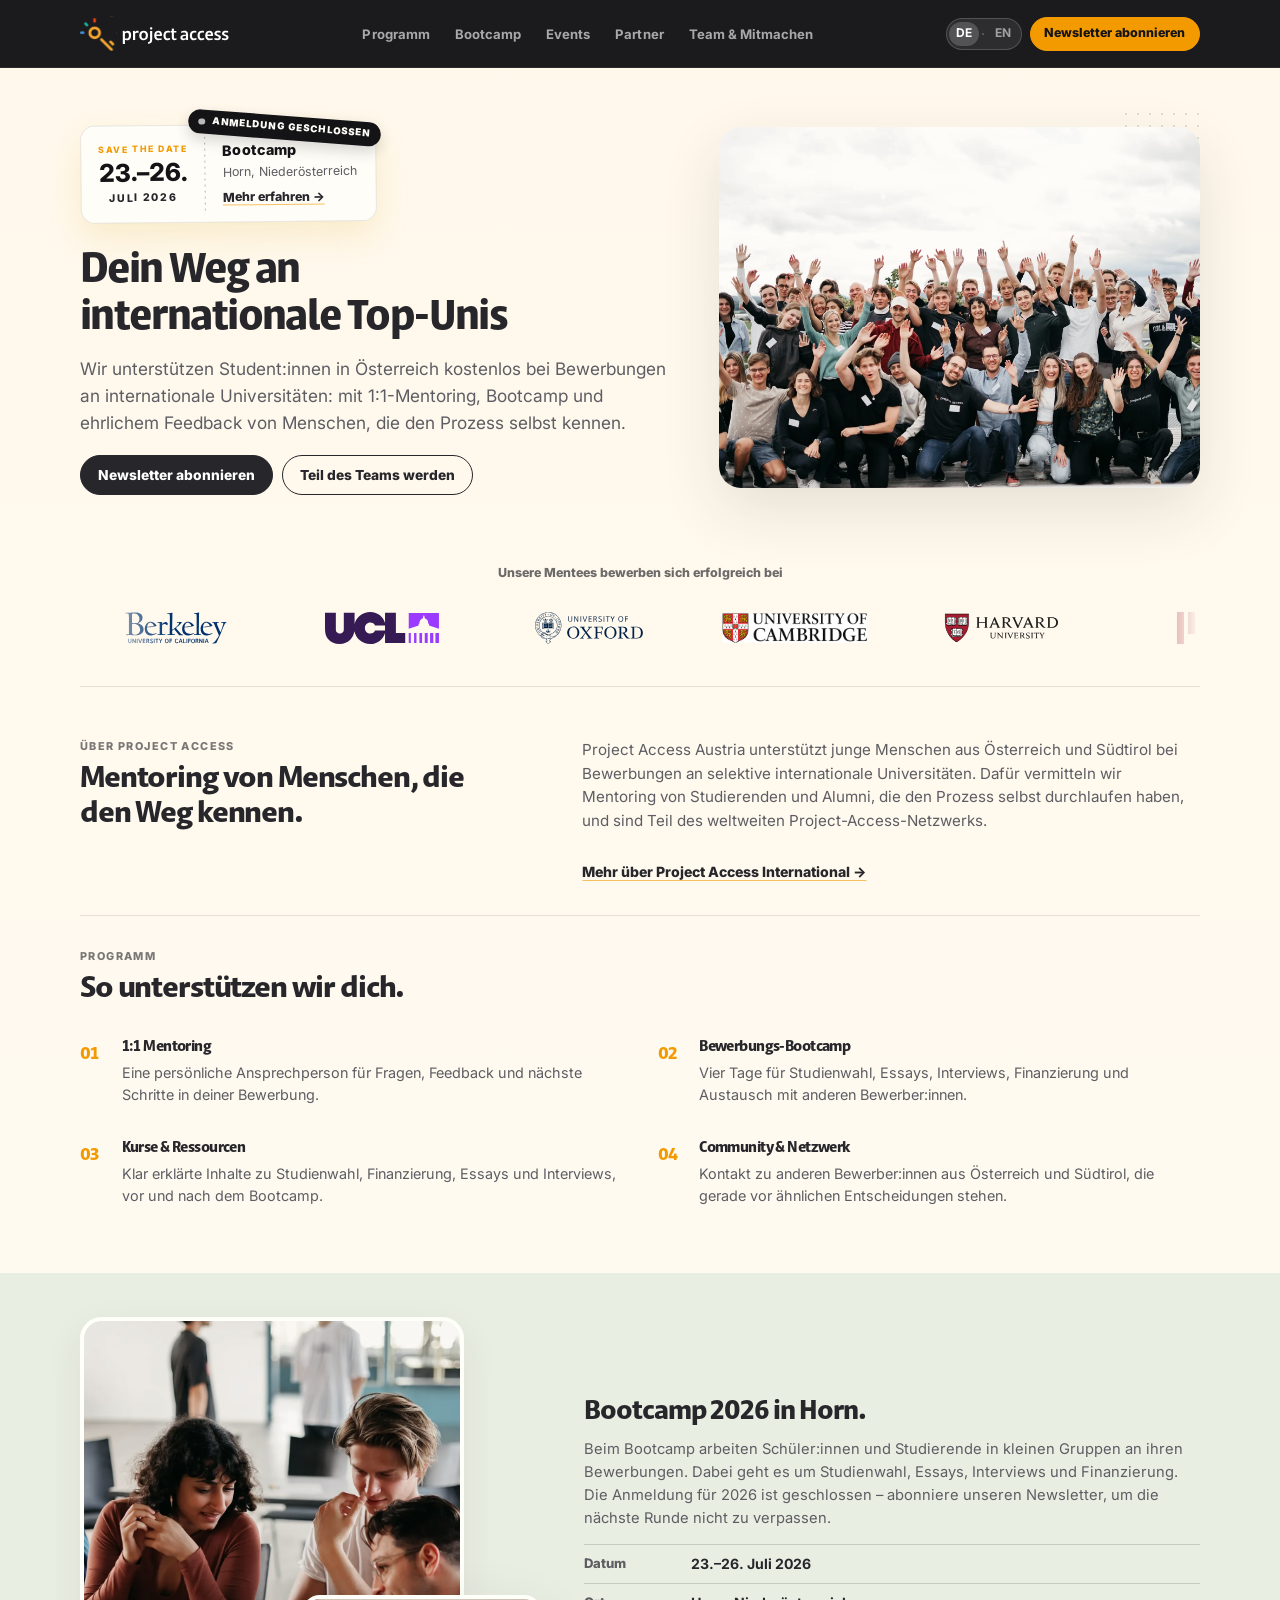
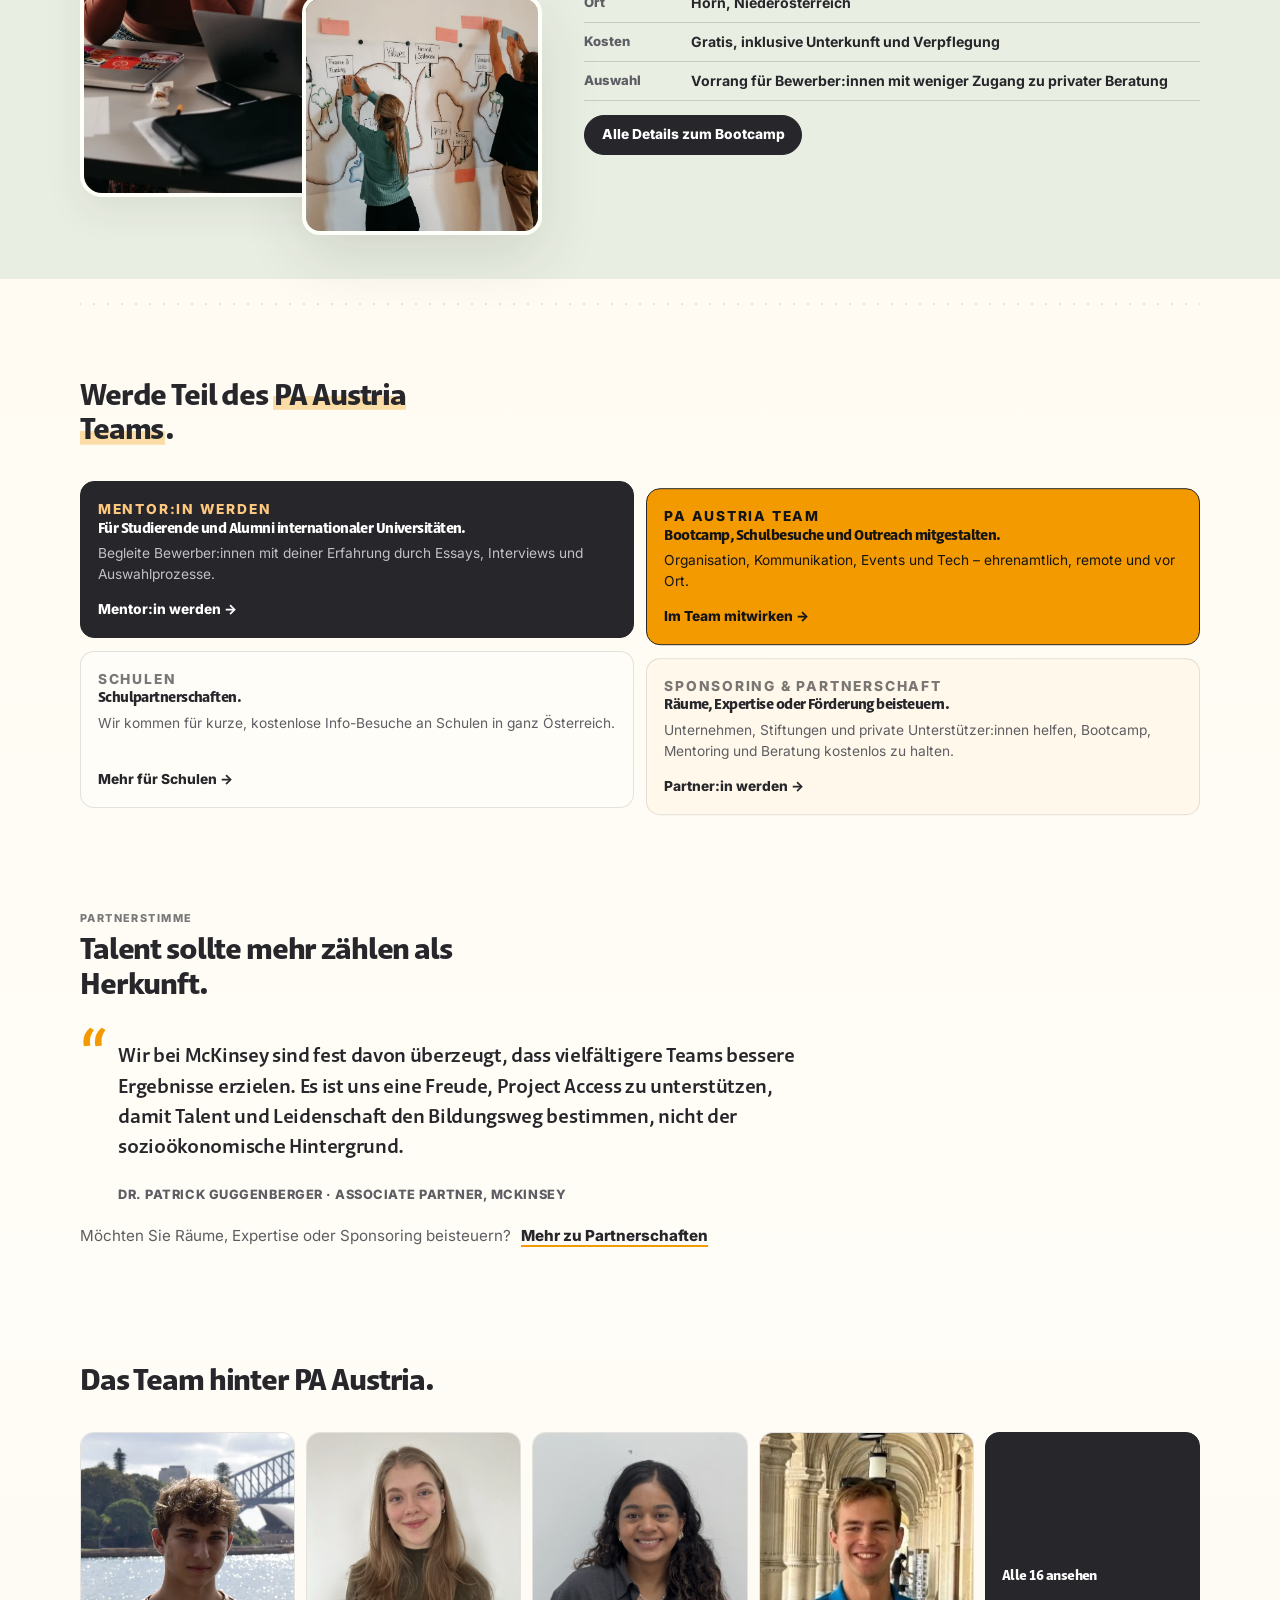
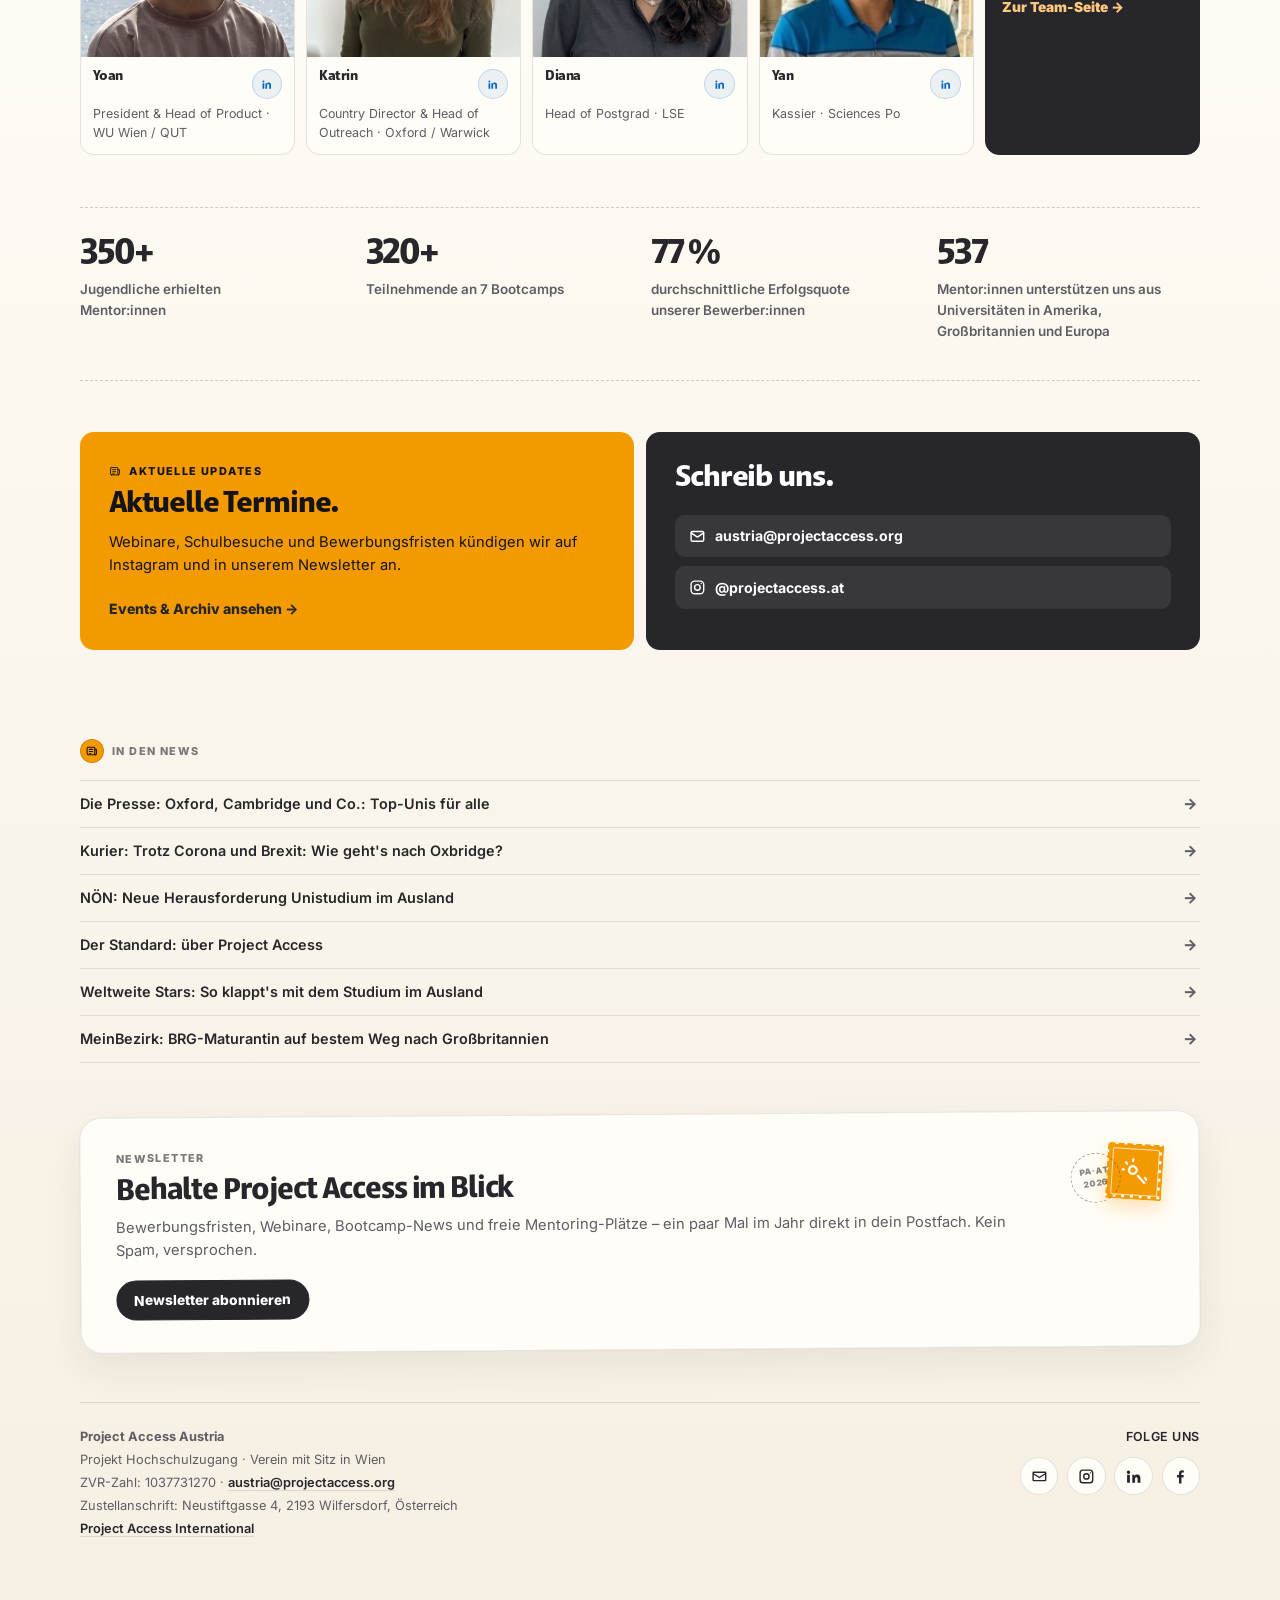
<file: index.html>
<!doctype html>
<html lang="de">
  <head>
    <meta charset="utf-8" />
    <meta name="viewport" content="width=device-width, initial-scale=1" />

    <title>Project Access Austria – kostenloses Mentoring für Top-Unis</title>
    <meta name="description" content="Project Access Austria unterstützt Schüler:innen und Studierende aus Österreich und Südtirol kostenlos bei Bewerbungen an Oxford, Cambridge, Harvard, ETH und weitere Top-Unis: 1:1-Mentoring, Bewerbungs-Bootcamp und ehrliches Feedback." />
    <meta name="keywords" content="Bewerbung internationale Universität Österreich, Studium Ausland Österreich, Oxford Bewerbung Österreich, Cambridge Bewerbung Österreich, Harvard Bewerbung Österreich, Mentoring Auslandsstudium, Project Access Austria, Bewerbungs Bootcamp Österreich" />
    <meta name="author" content="Project Access Austria" />
    <meta name="robots" content="index,follow,max-image-preview:large,max-snippet:-1,max-video-preview:-1" />
    <meta name="referrer" content="strict-origin-when-cross-origin" />
    <meta name="theme-color" content="#26262b" />
    <meta name="format-detection" content="telephone=no" />
    <meta name="generator" content="Jinja2 + build.py" />

    <link rel="canonical" href="https://projectaccess.at/" />
    <link rel="alternate" hreflang="de" href="https://projectaccess.at/" />
    <link rel="alternate" hreflang="de-AT" href="https://projectaccess.at/" />
    <link rel="alternate" hreflang="en" href="https://projectaccess.at/en/" />
    <link rel="alternate" hreflang="x-default" href="https://projectaccess.at/en/" />

    <meta property="og:type" content="website" />
    <meta property="og:site_name" content="Project Access Austria" />
    <meta property="og:locale" content="de_AT" />
    <meta property="og:locale:alternate" content="en_GB" />
    <meta property="og:title" content="Project Access Austria – kostenloses Mentoring für Top-Unis" />
    <meta property="og:description" content="Project Access Austria unterstützt Schüler:innen und Studierende aus Österreich und Südtirol kostenlos bei Bewerbungen an Oxford, Cambridge, Harvard, ETH und weitere Top-Unis: 1:1-Mentoring, Bewerbungs-Bootcamp und ehrliches Feedback." />
    <meta property="og:url" content="https://projectaccess.at/" />
    <meta property="og:image" content="https://projectaccess.at/assets/DSC07622.webp" />
    <meta property="og:image:alt" content="Teilnehmende und Mentor:innen beim Project Access Austria Bootcamp" />

    <meta name="twitter:card" content="summary_large_image" />
    <meta name="twitter:title" content="Project Access Austria – kostenloses Mentoring für Top-Unis" />
    <meta name="twitter:description" content="Project Access Austria unterstützt Schüler:innen und Studierende aus Österreich und Südtirol kostenlos bei Bewerbungen an Oxford, Cambridge, Harvard, ETH und weitere Top-Unis: 1:1-Mentoring, Bewerbungs-Bootcamp und ehrliches Feedback." />
    <meta name="twitter:image" content="https://projectaccess.at/assets/DSC07622.webp" />
    <meta name="twitter:image:alt" content="Teilnehmende und Mentor:innen beim Project Access Austria Bootcamp" />

    <link rel="icon" href="https://projectaccess.at/favicon.ico" sizes="48x48" />
    <link rel="icon" type="image/png" sizes="192x192" href="https://projectaccess.at/assets/pa-favicon-192.png" />
    <link rel="icon" type="image/png" sizes="32x32" href="https://projectaccess.at/assets/pa-favicon-32.png" />
    <link rel="apple-touch-icon" sizes="180x180" href="https://projectaccess.at/assets/pa-favicon-180.png" />

    <link rel="preconnect" href="https://fonts.googleapis.com" />
    <link rel="preconnect" href="https://fonts.gstatic.com" crossorigin />
    <link
      href="https://fonts.googleapis.com/css2?family=Inter:wght@500;600;700;800;900&display=swap"
      rel="stylesheet"
    />
    <link rel="stylesheet" href="styles.css" />

    <script type="application/ld+json">
{
  "@context": "https://schema.org",
  "@graph": [
    {
      "@type": ["NGO", "EducationalOrganization"],
      "@id": "https://projectaccess.at/#organization",
      "name": "Project Access Austria",
      "legalName": "Projekt Hochschulzugang",
      "alternateName": ["PA\u00a0Austria", "Project\u00a0Access\u00a0\u00d6sterreich", "Projekt Hochschulzugang"],
      "url": "https://projectaccess.at/",
      "logo": {
        "@type": "ImageObject",
        "url": "https://projectaccess.at/assets/pa-favicon-192.png",
        "width": 2500,
        "height": 1000
      },
      "image": "https://projectaccess.at/assets/DSC07622.webp",
      "description": "Project\u00a0Access\u00a0Austria ist die \u00f6sterreichische Sektion des internationalen Project-Access-Netzwerks. Wir unterst\u00fctzen Sch\u00fcler:innen und Studierende aus \u00d6sterreich und S\u00fcdtirol kostenlos bei Bewerbungen an selektive internationale Universit\u00e4ten \u2013 mit 1:1-Mentoring, einem j\u00e4hrlichen Bewerbungs-Bootcamp, Schulbesuchen und Webinaren.",
      "foundingDate": "2018",
      "email": "austria@projectaccess.org",
      "address": {
        "@type": "PostalAddress",
        "streetAddress": "Neustiftgasse 4",
        "postalCode": "2193",
        "addressLocality": "Wilfersdorf",
        "addressRegion": "Nieder\u00f6sterreich",
        "addressCountry": "AT"
      },
      "areaServed": [
        {"@type": "Country", "name": "AT" },
        {"@type": "Country", "name": "IT-32-BZ" }
      ],
      "knowsAbout": ["Bewerbung an internationalen Universit\u00e4ten", "Studium in den USA", "Studium in Gro\u00dfbritannien", "Oxford und Cambridge Bewerbungen", "Personal Statement und Essays", "Stipendien und Studienfinanzierung", "Mentoring f\u00fcr Sch\u00fcler:innen", "Auslandsstudium f\u00fcr Sch\u00fcler:innen aus \u00d6sterreich und S\u00fcdtirol"],
      "knowsLanguage": ["de", "en"],
      "identifier": {
        "@type": "PropertyValue",
        "propertyID": "ZVR-Zahl",
        "value": "1037731270"
      },
      "parentOrganization": {
        "@type": "NGO",
        "name": "Project\u00a0Access",
        "url": "https://projectaccess.org"
      },
      "sameAs": ["https://projectaccess.org", "https://www.instagram.com/projectaccess.at/", "https://www.linkedin.com/company/project-access-austria/", "https://www.facebook.com/projectaccessaustria/"],
      "contactPoint": [
        {
          "@type": "ContactPoint",
          "contactType": "general inquiries",
          "email": "austria@projectaccess.org",
          "availableLanguage": ["German", "English"],
          "areaServed": ["AT", "IT-32-BZ"]
        }
      ]
    },
    {
      "@type": "WebSite",
      "@id": "https://projectaccess.at/#website",
      "url": "https://projectaccess.at/",
      "name": "Project Access Austria",
      "inLanguage": ["de-AT", "en"],
      "publisher": {"@id": "https://projectaccess.at/#organization"},
      "description": "Project\u00a0Access\u00a0Austria ist die \u00f6sterreichische Sektion des internationalen Project-Access-Netzwerks. Wir unterst\u00fctzen Sch\u00fcler:innen und Studierende aus \u00d6sterreich und S\u00fcdtirol kostenlos bei Bewerbungen an selektive internationale Universit\u00e4ten \u2013 mit 1:1-Mentoring, einem j\u00e4hrlichen Bewerbungs-Bootcamp, Schulbesuchen und Webinaren."
    },
    {
      "@type": "WebPage",
      "@id": "https://projectaccess.at/#webpage",
      "url": "https://projectaccess.at/",
      "name": "Project\u00a0Access\u00a0Austria \u2013 kostenloses Mentoring f\u00fcr Top-Unis",
      "description": "Project\u00a0Access\u00a0Austria unterst\u00fctzt Sch\u00fcler:innen und Studierende aus \u00d6sterreich und S\u00fcdtirol kostenlos bei Bewerbungen an Oxford, Cambridge, Harvard, ETH und weitere Top-Unis: 1:1-Mentoring, Bewerbungs-Bootcamp und ehrliches Feedback.",
      "inLanguage": "de-AT",
      "isPartOf": {"@id": "https://projectaccess.at/#website"},
      "about": {"@id": "https://projectaccess.at/#organization"},
      "primaryImageOfPage": {
        "@type": "ImageObject",
        "url": "https://projectaccess.at/assets/DSC07622.webp"
      }
    }
  ]
}
</script>

    
<script type="application/ld+json">
{
  "@context": "https://schema.org",
  "@type": "OfferCatalog",
  "@id": "https://projectaccess.at/#programme",
  "name": "So unterst\u00fctzen wir dich.",
  "url": "https://projectaccess.at/#programm",
  "provider": {"@id": "https://projectaccess.at/#organization"},
  "itemListElement": [
    {
      "@type": "Offer",
      "itemOffered": {
        "@type": "Service",
        "name": "1:1 Mentoring",
        "description": "Eine pers\u00f6nliche Ansprechperson f\u00fcr Fragen, Feedback und n\u00e4chste Schritte in deiner Bewerbung.",
        "provider": {"@id": "https://projectaccess.at/#organization"},
        "areaServed": [{"@type": "Country", "name": "AT"}, {"@type": "Country", "name": "IT-32-BZ"}]
      },
      "price": "0",
      "priceCurrency": "EUR",
      "availability": "https://schema.org/InStock"
    },
    {
      "@type": "Offer",
      "itemOffered": {
        "@type": "Service",
        "name": "Bewerbungs-Bootcamp",
        "description": "Vier Tage f\u00fcr Studienwahl, Essays, Interviews, Finanzierung und Austausch mit anderen Bewerber:innen.",
        "provider": {"@id": "https://projectaccess.at/#organization"},
        "areaServed": [{"@type": "Country", "name": "AT"}, {"@type": "Country", "name": "IT-32-BZ"}]
      },
      "price": "0",
      "priceCurrency": "EUR",
      "availability": "https://schema.org/InStock"
    },
    {
      "@type": "Offer",
      "itemOffered": {
        "@type": "Service",
        "name": "Kurse \u0026\u00a0Ressourcen",
        "description": "Klar erkl\u00e4rte Inhalte zu Studienwahl, Finanzierung, Essays und Interviews, vor und nach dem Bootcamp.",
        "provider": {"@id": "https://projectaccess.at/#organization"},
        "areaServed": [{"@type": "Country", "name": "AT"}, {"@type": "Country", "name": "IT-32-BZ"}]
      },
      "price": "0",
      "priceCurrency": "EUR",
      "availability": "https://schema.org/InStock"
    },
    {
      "@type": "Offer",
      "itemOffered": {
        "@type": "Service",
        "name": "Community \u0026\u00a0Netzwerk",
        "description": "Kontakt zu anderen Bewerber:innen aus \u00d6sterreich und S\u00fcdtirol, die gerade vor \u00e4hnlichen Entscheidungen stehen.",
        "provider": {"@id": "https://projectaccess.at/#organization"},
        "areaServed": [{"@type": "Country", "name": "AT"}, {"@type": "Country", "name": "IT-32-BZ"}]
      },
      "price": "0",
      "priceCurrency": "EUR",
      "availability": "https://schema.org/InStock"
    }
  ]
}
</script>

  </head>
  <body>
        <header class="site-header">
      <a class="brand" href="index.html#top" aria-label="Project Access Austria Startseite">
        <img class="brand-logo" src="assets/logos/project-access-international.svg" alt="" aria-hidden="true" />
      </a>
      <div class="header-actions">
        <a class="lang-switch" href="en/index.html" aria-label="Sprache">
          <span class="lang-switch-link is-active" aria-current="true">DE</span>
          <span class="lang-switch-sep" aria-hidden="true">·</span>
          <span class="lang-switch-link" >EN</span>
        </a>
        
        
        <a class="button button-small header-cta header-cta-shortenable" href="https://airtable.com/appSrxV1MH9LEChsv/shriRjvsfQX4UZiSg">
          <span class="header-cta-label header-cta-label-full">Newsletter abonnieren</span>
          
          <span class="header-cta-label header-cta-label-short">Newsletter</span>
          
        </a>
        
      </div>
      <input
        id="site-nav-toggle"
        class="nav-toggle-input"
        type="checkbox"
        aria-label="Menü öffnen"
      />
      <label for="site-nav-toggle" class="nav-toggle" aria-hidden="true">
        <span class="nav-toggle-bars" aria-hidden="true"></span>
      </label>
      <div class="nav-shell-panel">
        <nav class="nav" aria-label="Hauptnavigation">
          <a href="index.html#programm">Programm</a>
          <a href="bootcamp.html">Bootcamp</a>
          <a href="events.html">Events</a>
          <a href="partners.html">Partner</a>
          <a href="team.html">Team &amp; Mitmachen</a>
        </nav>
        <a class="mobile-lang-link" href="en/index.html">Englische Version</a>
      </div>
    </header>

    <main id="top">
      
      <section class="hero section-shell">
        <div class="hero-copy">
          <a class="save-the-date" href="bootcamp.html">
            <div class="save-the-date-date">
              <span class="save-the-date-kicker">Save the Date</span>
              <span class="save-the-date-day">23.–26.</span>
              <span class="save-the-date-month">Juli 2026</span>
            </div>
            <span class="save-the-date-perf" aria-hidden="true"></span>
            <div class="save-the-date-body">
              <p class="save-the-date-event">Bootcamp</p>
              <p class="save-the-date-location">Horn, Niederösterreich</p>
              <span class="save-the-date-link">Mehr erfahren →</span>
            </div>
            <span class="save-the-date-status is-closed">
              <span class="save-the-date-pulse" aria-hidden="true"></span>
              <span>Anmeldung geschlossen</span>
            </span>
          </a>
          <h1>Dein Weg an internationale Top-Unis</h1>
          <p class="lead">Wir unterstützen Student:innen in Österreich kostenlos bei Bewerbungen an internationale Universitäten: mit 1:1-Mentoring, Bootcamp und ehrlichem Feedback von Menschen, die den Prozess selbst kennen.</p>
          <div class="hero-actions">
            <a class="button" href="https://airtable.com/appSrxV1MH9LEChsv/shriRjvsfQX4UZiSg">Newsletter abonnieren</a>
            <a class="button button-secondary" href="https://projectaccess.org/austria-various-roles">Teil des Teams werden</a>
          </div>
        </div>

        <div class="hero-media" aria-label="Beim Project Access Austria Bootcamp">
          <img src="assets/DSC07622.webp" alt="Gruppenfoto vom Project Access Austria Bootcamp mit Teilnehmenden und Mentor:innen" fetchpriority="high" decoding="async" />
        </div>
      </section>

      <section class="university-carousel section-shell" aria-label="Universitäten im Project Access Netzwerk">
        <p class="university-carousel-label">Unsere Mentees bewerben sich erfolgreich bei</p>
        <div class="university-carousel-viewport">
          <div class="university-carousel-track">
            <span class="university-logo">
              <img src="assets/logos/berkeley.svg" alt="University of California, Berkeley" loading="lazy" />
            </span>
            <span class="university-logo">
              <img src="assets/logos/ucl.svg" alt="University College London" loading="lazy" />
            </span>
            <span class="university-logo">
              <img src="assets/logos/oxford.svg" alt="University of Oxford" loading="lazy" />
            </span>
            <span class="university-logo">
              <img src="assets/logos/cambridge.webp" alt="University of Cambridge" loading="lazy" />
            </span>
            <span class="university-logo">
              <img src="assets/logos/harvard.svg" alt="Harvard University" loading="lazy" />
            </span>
            <span class="university-logo">
              <img src="assets/logos/mit.svg" alt="Massachusetts Institute of Technology" loading="lazy" />
            </span>
            <span class="university-logo">
              <img src="assets/logos/lse.svg" alt="London School of Economics and Political Science" loading="lazy" />
            </span>
            <span class="university-logo">
              <img src="assets/logos/hec-paris.svg" alt="HEC Paris" loading="lazy" />
            </span>
            <span class="university-logo">
              <img src="assets/logos/princeton.svg" alt="Princeton University" loading="lazy" />
            </span>
            <span class="university-logo">
              <img src="assets/logos/stanford.svg" alt="Stanford University" loading="lazy" />
            </span>
            <span class="university-logo">
              <img src="assets/logos/columbia.svg" alt="Columbia University" loading="lazy" />
            </span>
            <span class="university-logo">
              <img src="assets/logos/eth-zurich.svg" alt="ETH Zurich" loading="lazy" />
            </span>
            <span class="university-logo">
              <img src="assets/logos/sciences-po.svg" alt="Sciences Po" loading="lazy" />
            </span>
            <span class="university-logo">
              <img src="assets/logos/dartmouth.svg" alt="Dartmouth College" loading="lazy" />
            </span>
            <span class="university-logo" aria-hidden="true">
              <img src="assets/logos/berkeley.svg" alt="" loading="lazy" />
            </span>
            <span class="university-logo" aria-hidden="true">
              <img src="assets/logos/ucl.svg" alt="" loading="lazy" />
            </span>
            <span class="university-logo" aria-hidden="true">
              <img src="assets/logos/oxford.svg" alt="" loading="lazy" />
            </span>
            <span class="university-logo" aria-hidden="true">
              <img src="assets/logos/cambridge.webp" alt="" loading="lazy" />
            </span>
            <span class="university-logo" aria-hidden="true">
              <img src="assets/logos/harvard.svg" alt="" loading="lazy" />
            </span>
            <span class="university-logo" aria-hidden="true">
              <img src="assets/logos/mit.svg" alt="" loading="lazy" />
            </span>
            <span class="university-logo" aria-hidden="true">
              <img src="assets/logos/lse.svg" alt="" loading="lazy" />
            </span>
            <span class="university-logo" aria-hidden="true">
              <img src="assets/logos/hec-paris.svg" alt="" loading="lazy" />
            </span>
            <span class="university-logo" aria-hidden="true">
              <img src="assets/logos/princeton.svg" alt="" loading="lazy" />
            </span>
            <span class="university-logo" aria-hidden="true">
              <img src="assets/logos/stanford.svg" alt="" loading="lazy" />
            </span>
            <span class="university-logo" aria-hidden="true">
              <img src="assets/logos/columbia.svg" alt="" loading="lazy" />
            </span>
            <span class="university-logo" aria-hidden="true">
              <img src="assets/logos/eth-zurich.svg" alt="" loading="lazy" />
            </span>
            <span class="university-logo" aria-hidden="true">
              <img src="assets/logos/sciences-po.svg" alt="" loading="lazy" />
            </span>
            <span class="university-logo" aria-hidden="true">
              <img src="assets/logos/dartmouth.svg" alt="" loading="lazy" />
            </span>
          </div>
        </div>
      </section>

      <section class="intro section-shell">
        <div>
          <p class="eyebrow">Über Project Access</p>
          <h2>Mentoring von Menschen, die den Weg kennen.</h2>
        </div>
        <div class="text-stack">
          <p>Project Access Austria unterstützt junge Menschen aus Österreich und Südtirol bei Bewerbungen an selektive internationale Universitäten. Dafür vermitteln wir Mentoring von Studierenden und Alumni, die den Prozess selbst durchlaufen haben, und sind Teil des weltweiten Project-Access-Netzwerks.</p>
          <a class="inline-link" href="https://projectaccess.org">Mehr über Project Access International →</a>
        </div>
      </section>

      <section class="section-shell" id="programm">
        <div class="section-heading">
          <p class="eyebrow">Programm</p>
          <h2>So unterstützen wir dich.</h2>
        </div>
        <ol class="program-list">
          <li>
            <h3>1:1 Mentoring</h3>
            <p>Eine persönliche Ansprechperson für Fragen, Feedback und nächste Schritte in deiner Bewerbung.</p>
          </li>
          <li>
            <h3>Bewerbungs-Bootcamp</h3>
            <p>Vier Tage für Studienwahl, Essays, Interviews, Finanzierung und Austausch mit anderen Bewerber:innen.</p>
          </li>
          <li>
            <h3>Kurse &amp; Ressourcen</h3>
            <p>Klar erklärte Inhalte zu Studienwahl, Finanzierung, Essays und Interviews, vor und nach dem Bootcamp.</p>
          </li>
          <li>
            <h3>Community &amp; Netzwerk</h3>
            <p>Kontakt zu anderen Bewerber:innen aus Österreich und Südtirol, die gerade vor ähnlichen Entscheidungen stehen.</p>
          </li>
        </ol>
      </section>

      <section class="bootcamp section-shell" id="bootcamp">
        <div class="image-collage">
          <img class="image-large" src="assets/Website_1.webp" alt="Workshop-Situation beim PA Austria Bootcamp" loading="lazy" decoding="async" />
          <img class="image-small" src="assets/DSC07694.webp" alt="Teilnehmende bei einem PA Austria Workshop" loading="lazy" decoding="async" />
        </div>
        <div class="bootcamp-copy">
          <h2>Bootcamp 2026 in Horn.</h2>
          <p>Beim Bootcamp arbeiten Schüler:innen und Studierende in kleinen Gruppen an ihren Bewerbungen. Dabei geht es um Studienwahl, Essays, Interviews und Finanzierung. Die Anmeldung für 2026 ist geschlossen – abonniere unseren Newsletter, um die nächste Runde nicht zu verpassen.</p>
          <dl class="details">
            <div>
              <dt>Datum</dt>
              <dd>23.–26. Juli 2026</dd>
            </div>
            <div>
              <dt>Ort</dt>
              <dd>Horn, Niederösterreich</dd>
            </div>
            <div>
              <dt>Kosten</dt>
              <dd>Gratis, inklusive Unterkunft und Verpflegung</dd>
            </div>
            <div>
              <dt>Auswahl</dt>
              <dd>Vorrang für Bewerber:innen mit weniger Zugang zu privater Beratung</dd>
            </div>
          </dl>
          <a class="button" href="bootcamp.html">Alle Details zum Bootcamp</a>
        </div>
      </section>

      <span class="divider-dots" aria-hidden="true"></span>

      <section class="section-shell" id="engagement">
        <div class="section-heading">
          <h2>Werde Teil des <span class="mark">PA Austria Teams</span>.</h2>
        </div>
        <div class="bento">
          <article class="bento-tile w-3 accent-ink">
            <div>
              <p class="eyebrow">Mentor:in werden</p>
              <h3>Für Studierende und Alumni internationaler Universitäten.</h3>
              <p>Begleite Bewerber:innen mit deiner Erfahrung durch Essays, Interviews und Auswahlprozesse.</p>
            </div>
            <a class="tile-link" href="team.html">Mentor:in werden →</a>
          </article>
          <article class="bento-tile w-3 accent-yellow">
            <div>
              <p class="eyebrow">PA Austria Team</p>
              <h3>Bootcamp, Schulbesuche und Outreach mitgestalten.</h3>
              <p>Organisation, Kommunikation, Events und Tech – ehrenamtlich, remote und vor Ort.</p>
            </div>
            <a class="tile-link" href="team.html">Im Team mitwirken →</a>
          </article>
          <article class="bento-tile w-3">
            <div>
              <p class="eyebrow">Schulen</p>
              <h3>Schulpartnerschaften.</h3>
              <p>Wir kommen für kurze, kostenlose Info-Besuche an Schulen in ganz Österreich.</p>
            </div>
            <a class="tile-link" href="partners.html#schulen">Mehr für Schulen →</a>
          </article>
          <article class="bento-tile w-3 accent-cream">
            <div>
              <p class="eyebrow">Sponsoring &amp; Partnerschaft</p>
              <h3>Räume, Expertise oder Förderung beisteuern.</h3>
              <p>Unternehmen, Stiftungen und private Unterstützer:innen helfen, Bootcamp, Mentoring und Beratung kostenlos zu halten.</p>
            </div>
            <a class="tile-link" href="partners.html">Partner:in werden →</a>
          </article>
        </div>
      </section>

      <section class="section-shell partners">
        <div class="section-heading">
          <p class="eyebrow">Partnerstimme</p>
          <h2>Talent sollte mehr zählen als Herkunft.</h2>
        </div>
        <blockquote class="quote">
          <p>Wir bei McKinsey sind fest davon überzeugt, dass vielfältigere Teams bessere Ergebnisse erzielen. Es ist uns eine Freude, Project Access zu unterstützen, damit Talent und Leidenschaft den Bildungsweg bestimmen, nicht der sozioökonomische Hintergrund.</p>
          <footer>Dr. Patrick Guggenberger · Associate Partner, McKinsey</footer>
        </blockquote>
        <p class="partners-cta">
          Möchten Sie Räume, Expertise oder Sponsoring beisteuern?
          <a href="partners.html">Mehr zu Partnerschaften</a>
        </p>
      </section>

      <section class="team-section section-shell" id="team">
        <div class="section-heading">
          <h2>Das Team hinter PA Austria.</h2>
        </div>
        <div class="team-grid">
          <article class="team-card">
            <img src="assets/DSC0130.webp" alt="Yoan – President &amp; Head of Product · WU Wien / QUT" loading="lazy" decoding="async" />
            <div class="team-card-body">
              <div class="team-card-header">
                <h3>Yoan</h3>
                <a class="team-card-linkedin" href="https://www.linkedin.com/in/yoantalkov/" aria-label="LinkedIn-Profil von Yoan" target="_blank" rel="noopener noreferrer">
                  <span class="team-card-linkedin-icon" aria-hidden="true">
                    <svg viewBox="0 0 24 24">
                      <path d="M6.94 8.5A1.56 1.56 0 1 1 6.94 5.38a1.56 1.56 0 0 1 0 3.12ZM5.56 18.5h2.76V9.88H5.56V18.5Zm4.5 0h2.76v-4.8c0-1.26.24-2.48 1.8-2.48 1.54 0 1.56 1.44 1.56 2.56v4.72H19v-5.28c0-2.6-.56-4.6-3.6-4.6-1.46 0-2.44.8-2.84 1.56h-.04V9.88h-2.46V18.5Z" />
                    </svg>
                  </span>
                </a>
              </div>
              <p>President &amp; Head of Product · WU Wien / QUT</p>
            </div>
          </article>
          <article class="team-card">
            <img src="assets/Katrin_Outreach.webp" alt="Katrin – Country Director &amp; Head of Outreach · Oxford / Warwick" loading="lazy" decoding="async" />
            <div class="team-card-body">
              <div class="team-card-header">
                <h3>Katrin</h3>
                <a class="team-card-linkedin" href="https://www.linkedin.com/in/katrin-hirtenlehner/" aria-label="LinkedIn-Profil von Katrin" target="_blank" rel="noopener noreferrer">
                  <span class="team-card-linkedin-icon" aria-hidden="true">
                    <svg viewBox="0 0 24 24">
                      <path d="M6.94 8.5A1.56 1.56 0 1 1 6.94 5.38a1.56 1.56 0 0 1 0 3.12ZM5.56 18.5h2.76V9.88H5.56V18.5Zm4.5 0h2.76v-4.8c0-1.26.24-2.48 1.8-2.48 1.54 0 1.56 1.44 1.56 2.56v4.72H19v-5.28c0-2.6-.56-4.6-3.6-4.6-1.46 0-2.44.8-2.84 1.56h-.04V9.88h-2.46V18.5Z" />
                    </svg>
                  </span>
                </a>
              </div>
              <p>Country Director &amp; Head of Outreach · Oxford / Warwick</p>
            </div>
          </article>
          <article class="team-card">
            <img src="assets/Diana.webp" alt="Diana – Head of Postgrad · LSE" loading="lazy" decoding="async" />
            <div class="team-card-body">
              <div class="team-card-header">
                <h3>Diana</h3>
                <a class="team-card-linkedin" href="https://www.linkedin.com/in/diana-manianchira-217269166/" aria-label="LinkedIn-Profil von Diana" target="_blank" rel="noopener noreferrer">
                  <span class="team-card-linkedin-icon" aria-hidden="true">
                    <svg viewBox="0 0 24 24">
                      <path d="M6.94 8.5A1.56 1.56 0 1 1 6.94 5.38a1.56 1.56 0 0 1 0 3.12ZM5.56 18.5h2.76V9.88H5.56V18.5Zm4.5 0h2.76v-4.8c0-1.26.24-2.48 1.8-2.48 1.54 0 1.56 1.44 1.56 2.56v4.72H19v-5.28c0-2.6-.56-4.6-3.6-4.6-1.46 0-2.44.8-2.84 1.56h-.04V9.88h-2.46V18.5Z" />
                    </svg>
                  </span>
                </a>
              </div>
              <p>Head of Postgrad · LSE</p>
            </div>
          </article>
          <article class="team-card">
            <img src="assets/Yan.webp" alt="Yan – Kassier · Sciences Po" loading="lazy" decoding="async" />
            <div class="team-card-body">
              <div class="team-card-header">
                <h3>Yan</h3>
                <a class="team-card-linkedin" href="https://www.linkedin.com/in/yan-s-matschi-scpoedu/" aria-label="LinkedIn-Profil von Yan" target="_blank" rel="noopener noreferrer">
                  <span class="team-card-linkedin-icon" aria-hidden="true">
                    <svg viewBox="0 0 24 24">
                      <path d="M6.94 8.5A1.56 1.56 0 1 1 6.94 5.38a1.56 1.56 0 0 1 0 3.12ZM5.56 18.5h2.76V9.88H5.56V18.5Zm4.5 0h2.76v-4.8c0-1.26.24-2.48 1.8-2.48 1.54 0 1.56 1.44 1.56 2.56v4.72H19v-5.28c0-2.6-.56-4.6-3.6-4.6-1.46 0-2.44.8-2.84 1.56h-.04V9.88h-2.46V18.5Z" />
                    </svg>
                  </span>
                </a>
              </div>
              <p>Kassier · Sciences Po</p>
            </div>
          </article>
          <a class="team-card team-cta-card" href="team.html" aria-label="Alle 16 Teammitglieder ansehen">
            <h3>Alle 16 ansehen</h3>
            <strong>Zur Team-Seite →</strong>
          </a>
        </div>
      </section>

      <section class="stats section-shell" aria-label="Project Access Austria in Zahlen">
        <article>
          <strong>350+</strong>
          <span>Jugendliche erhielten Mentor:innen</span>
        </article>
        <article>
          <strong>320+</strong>
          <span>Teilnehmende an 7 Bootcamps</span>
        </article>
        <article>
          <strong>77 %</strong>
          <span>durchschnittliche Erfolgsquote unserer Bewerber:innen</span>
        </article>
        <article>
          <strong>537</strong>
          <span>Mentor:innen unterstützen uns aus Universitäten in Amerika, Großbritannien und Europa</span>
        </article>
      </section>

      <section class="news-contact section-shell" id="kontakt">
        <div class="event-card">
          <p class="eyebrow news-eyebrow">
            <svg class="news-icon" viewBox="0 0 24 24" fill="none" stroke="currentColor" stroke-width="1.8" stroke-linecap="round" stroke-linejoin="round" aria-hidden="true">
              <path d="M5 19a2 2 0 0 1-2-2V6a1 1 0 0 1 1-1h12a1 1 0 0 1 1 1v11a2 2 0 0 0 2 2H5Z" />
              <path d="M17 9h3v8a2 2 0 0 1-2 2" />
              <path d="M7 9h6" />
              <path d="M7 13h6" />
              <path d="M7 17h3" />
            </svg>
            <span>Aktuelle Updates</span>
          </p>
          <h2>Aktuelle Termine.</h2>
          <p>Webinare, Schulbesuche und Bewerbungsfristen kündigen wir auf Instagram und in unserem Newsletter an.</p>
          <a class="inline-link" href="events.html">Events &amp; Archiv ansehen →</a>
        </div>
        <div class="contact-card">
          <h2>Schreib uns.</h2>
          <a href="mailto:austria@projectaccess.org">
            <svg class="contact-icon" viewBox="0 0 24 24" fill="none" stroke="currentColor" stroke-width="2" stroke-linecap="round" stroke-linejoin="round" aria-hidden="true">
              <rect x="3" y="5" width="18" height="14" rx="2" />
              <path d="m3 7 9 6 9-6" />
            </svg>
            <span>austria@projectaccess.org</span>
          </a>
          <a href="https://www.instagram.com/projectaccess.at/">
            <svg class="contact-icon" viewBox="0 0 24 24" fill="none" stroke="currentColor" stroke-width="2" stroke-linecap="round" stroke-linejoin="round" aria-hidden="true">
              <rect x="3" y="3" width="18" height="18" rx="5" />
              <circle cx="12" cy="12" r="4" />
              <circle cx="17.5" cy="6.5" r="1" fill="currentColor" stroke="none" />
            </svg>
            <span>@projectaccess.at</span>
          </a>
        </div>
      </section>

            <section class="press section-shell">
        <p class="eyebrow press-eyebrow">
          <svg class="press-icon" viewBox="0 0 24 24" fill="none" stroke="currentColor" stroke-width="2" stroke-linecap="round" stroke-linejoin="round" aria-hidden="true">
            <path d="M5 19a2 2 0 0 1-2-2V6a1 1 0 0 1 1-1h12a1 1 0 0 1 1 1v11a2 2 0 0 0 2 2H5Z" />
            <path d="M17 9h3v8a2 2 0 0 1-2 2" />
            <path d="M7 9h6" />
            <path d="M7 13h6" />
            <path d="M7 17h3" />
          </svg>
          <span>In den News</span>
        </p>
        <ul class="press-list">
          <li><a href="https://www.diepresse.com/5494575/oxford-cambridge-und-co-top-unis-fur-alle">Die Presse: Oxford, Cambridge und Co.: Top-Unis für alle</a></li>
          <li><a href="https://kurier.at/kiku/trotz-corona-covid19-und-brexit-wie-gehts-hier-zu-oxbridge/400849982">Kurier: Trotz Corona und Brexit: Wie geht&#39;s nach Oxbridge?</a></li>
          <li><a href="https://www.noen.at/moedling/moedling-neue-herausforderung-unistudium-im-ausland-moedling-auslandsstudium-studium-217793508">NÖN: Neue Herausforderung Unistudium im Ausland</a></li>
          <li><a href="https://www.pressreader.com/austria/der-standard/20190720/282011853953461">Der Standard: über Project Access</a></li>
          <li><a href="https://weltweitestars.com/lifestyle/so-klappts-mit-dem-studium-im-ausland/">Weltweite Stars: So klappt&#39;s mit dem Studium im Ausland</a></li>
          <li><a href="https://www.meinbezirk.at/klosterneuburg/c-lokales/brg-maturantin-auf-bestem-weg-nach-grossbritannien_a2915174">MeinBezirk: BRG-Maturantin auf bestem Weg nach Großbritannien</a></li>
        </ul>
      </section>


            <section class="newsletter section-shell" aria-label="Newsletter abonnieren">
        <a class="newsletter-postcard" href="https://airtable.com/appSrxV1MH9LEChsv/shriRjvsfQX4UZiSg" target="_blank" rel="noopener">
          <div class="newsletter-copy">
            <p class="eyebrow">Newsletter</p>
            <h2>Behalte Project Access im Blick</h2>
            <p>Bewerbungsfristen, Webinare, Bootcamp-News und freie Mentoring-Plätze – ein paar Mal im Jahr direkt in dein Postfach. Kein Spam, versprochen.</p>
            <span class="button newsletter-button">Newsletter abonnieren</span>
          </div>
          <div class="newsletter-postage" aria-hidden="true">
            <span class="newsletter-postmark">
              <span>PA·AT</span>
              <span>2026</span>
            </span>
            <span class="newsletter-stamp">
              <span class="newsletter-stamp-inner">
                <img src="assets/pa-logomark-white.webp" alt="" loading="lazy" decoding="async" />
              </span>
            </span>
          </div>
        </a>
      </section>

    </main>
    
    <footer class="footer">
      <div class="footer-info">
        <strong>Project Access Austria</strong>
        <p>Projekt Hochschulzugang · Verein mit Sitz in Wien</p>
        <p>ZVR-Zahl: 1037731270 · <a href="mailto:austria@projectaccess.org">austria@projectaccess.org</a></p>
        <p>Zustellanschrift: Neustiftgasse 4, 2193 Wilfersdorf, Österreich</p>
        <p>
          <a href="https://projectaccess.org">Project Access International</a>
        </p>
        <p class="footer-lang-link">
          <a href="en/index.html">Englische Version</a>
        </p>
      </div>
      <div class="footer-socials">
        <span class="footer-socials-heading">Folge uns</span>
        <ul class="footer-socials-list">
          
          <li>
            <a class="footer-social footer-social-email"
               href="mailto:austria@projectaccess.org"
               aria-label="E-Mail an Project Access Austria"
               >
              <span class="footer-social-icon" aria-hidden="true"><svg viewBox="0 0 24 24" aria-hidden="true" focusable="false"><path d="M4 5h16a2 2 0 0 1 2 2v10a2 2 0 0 1-2 2H4a2 2 0 0 1-2-2V7a2 2 0 0 1 2-2zm0 2v.4l8 5 8-5V7H4zm16 2.7-7.47 4.67a1 1 0 0 1-1.06 0L4 9.7V17h16V9.7z"/></svg></span>
              <span class="footer-social-label">E-Mail</span>
            </a>
          </li>
          
          <li>
            <a class="footer-social footer-social-instagram"
               href="https://www.instagram.com/projectaccess.at/"
               aria-label="Project Access Austria auf Instagram"
               target="_blank" rel="noopener">
              <span class="footer-social-icon" aria-hidden="true"><svg viewBox="0 0 24 24" aria-hidden="true" focusable="false"><path d="M7 2h10a5 5 0 0 1 5 5v10a5 5 0 0 1-5 5H7a5 5 0 0 1-5-5V7a5 5 0 0 1 5-5zm0 2a3 3 0 0 0-3 3v10a3 3 0 0 0 3 3h10a3 3 0 0 0 3-3V7a3 3 0 0 0-3-3H7zm5 3.2a4.8 4.8 0 1 1 0 9.6 4.8 4.8 0 0 1 0-9.6zm0 2a2.8 2.8 0 1 0 0 5.6 2.8 2.8 0 0 0 0-5.6zM17.8 6a1 1 0 1 1 0 2 1 1 0 0 1 0-2z"/></svg></span>
              <span class="footer-social-label">Instagram</span>
            </a>
          </li>
          
          <li>
            <a class="footer-social footer-social-linkedin"
               href="https://www.linkedin.com/company/project-access-austria/"
               aria-label="Project Access Austria auf LinkedIn"
               target="_blank" rel="noopener">
              <span class="footer-social-icon" aria-hidden="true"><svg viewBox="0 0 24 24" aria-hidden="true" focusable="false"><path d="M4.98 3.5a2.5 2.5 0 1 1 0 5 2.5 2.5 0 0 1 0-5zM3 9.75h4V21H3V9.75zM9.5 9.75h3.83v1.54h.05a4.2 4.2 0 0 1 3.78-2.08c4.04 0 4.79 2.66 4.79 6.12V21h-4v-4.94c0-1.18-.02-2.7-1.65-2.7-1.65 0-1.9 1.29-1.9 2.62V21h-4V9.75z"/></svg></span>
              <span class="footer-social-label">LinkedIn</span>
            </a>
          </li>
          
          <li>
            <a class="footer-social footer-social-facebook"
               href="https://www.facebook.com/projectaccessaustria/"
               aria-label="Project Access Austria auf Facebook"
               target="_blank" rel="noopener">
              <span class="footer-social-icon" aria-hidden="true"><svg viewBox="0 0 24 24" aria-hidden="true" focusable="false"><path d="M13.5 22v-8.5h2.86l.43-3.32H13.5V8.06c0-.96.27-1.62 1.65-1.62h1.76V3.47A23.5 23.5 0 0 0 14.34 3.3c-2.55 0-4.3 1.56-4.3 4.42v2.46H7.18v3.32h2.86V22h3.46z"/></svg></span>
              <span class="footer-social-label">Facebook</span>
            </a>
          </li>
          
        </ul>
      </div>
    </footer>

  </body>
</html>
</file>
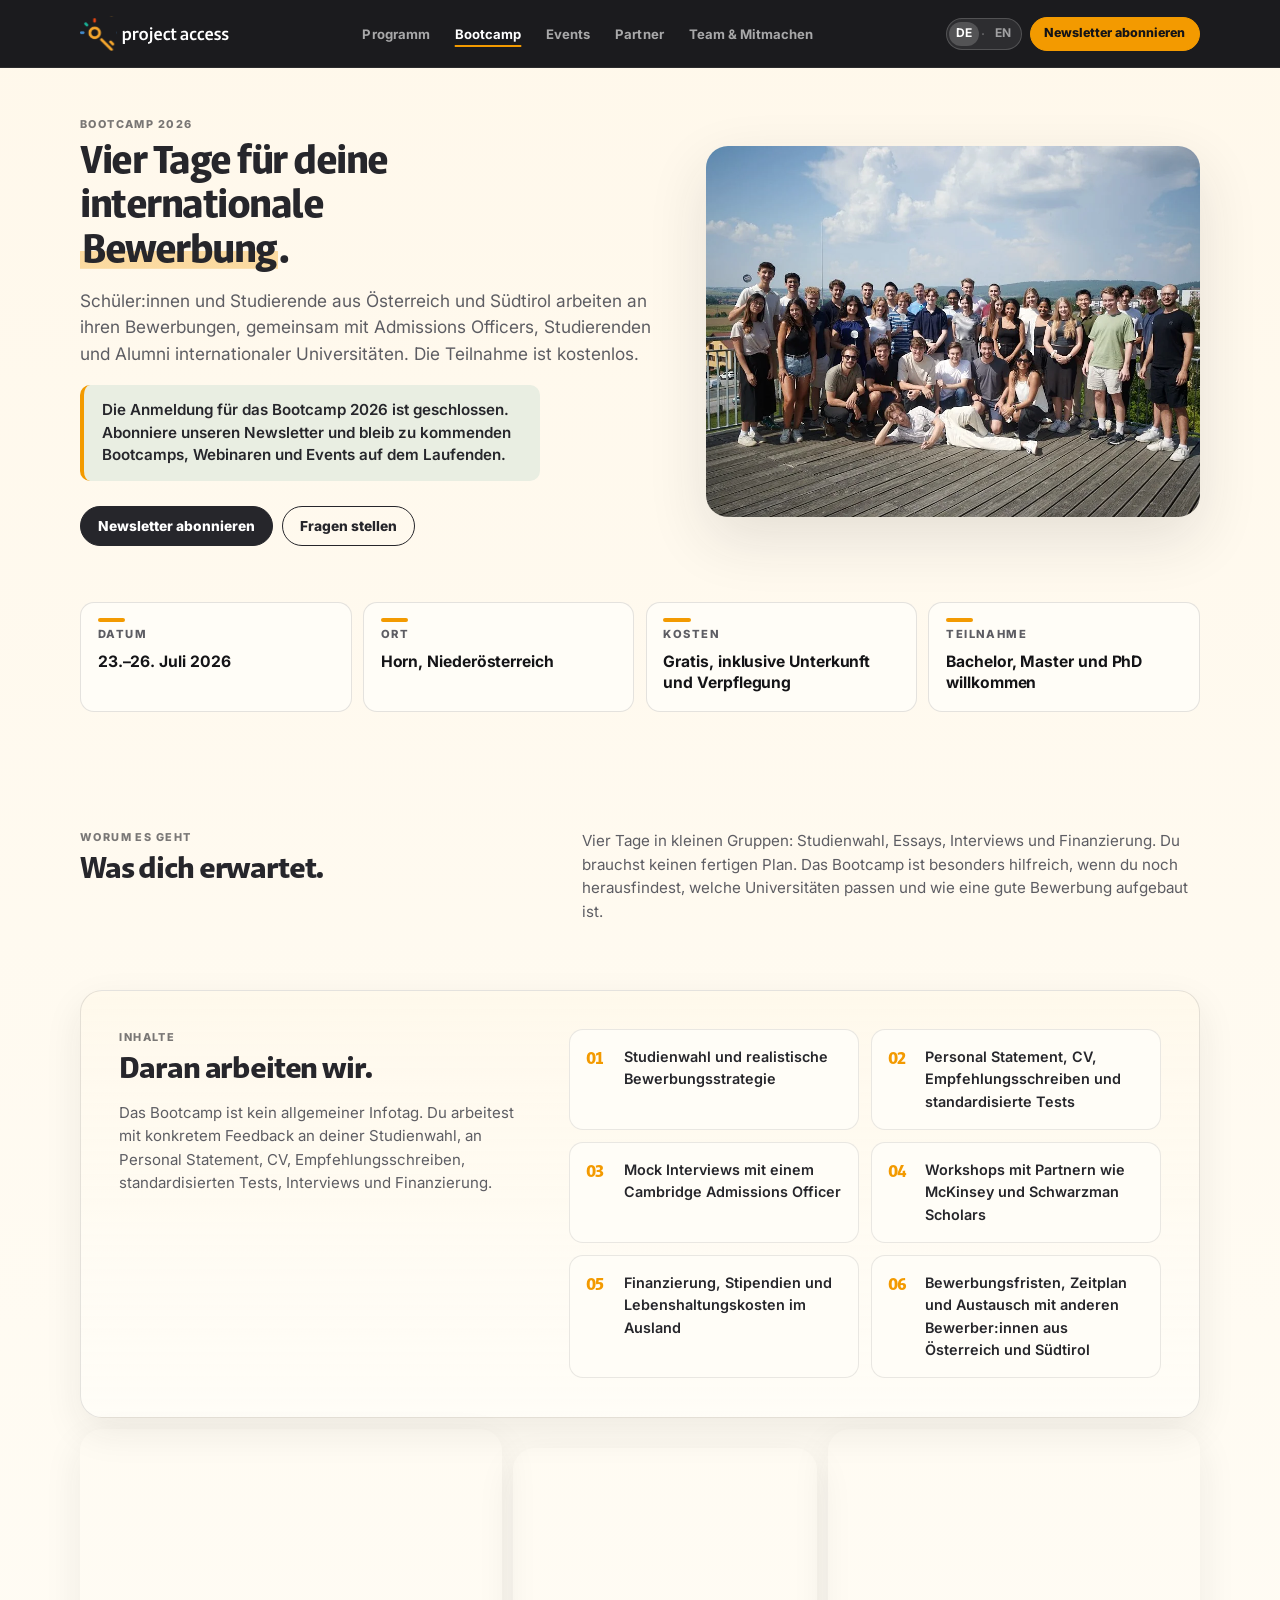
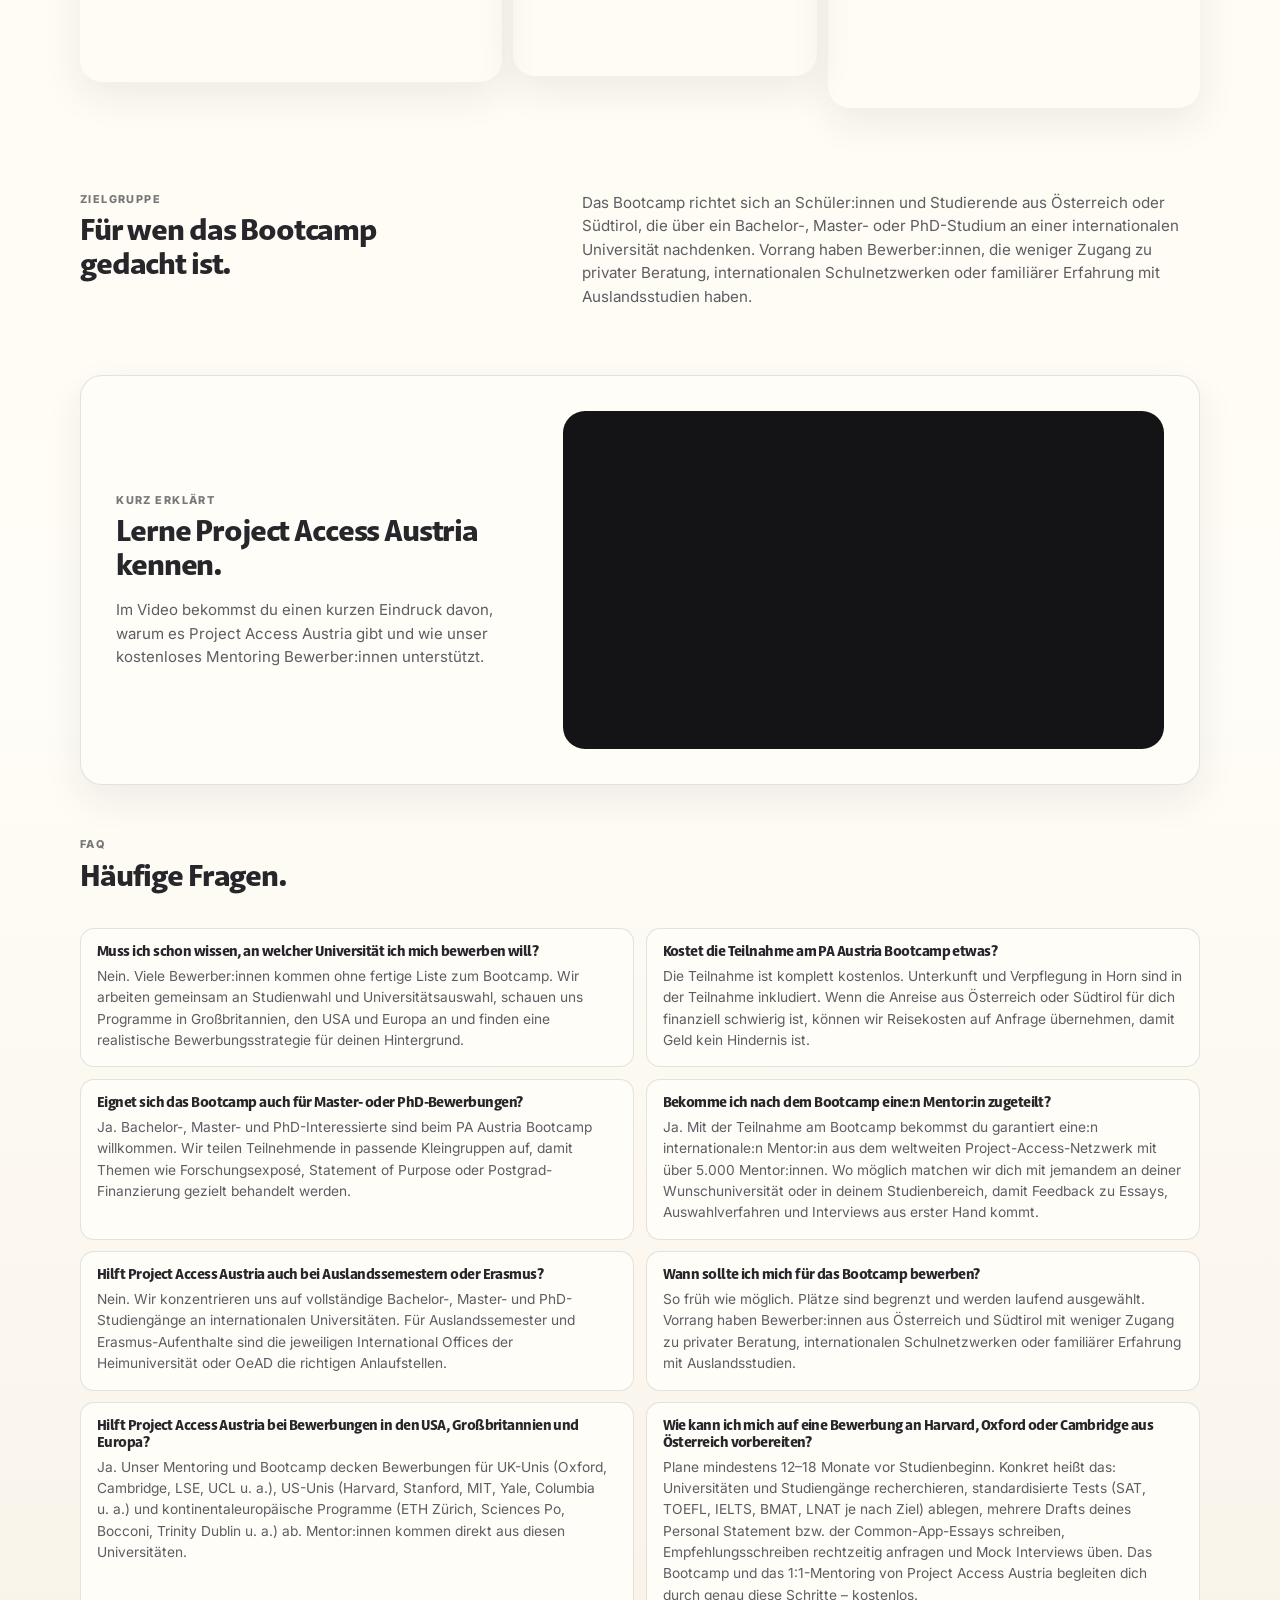
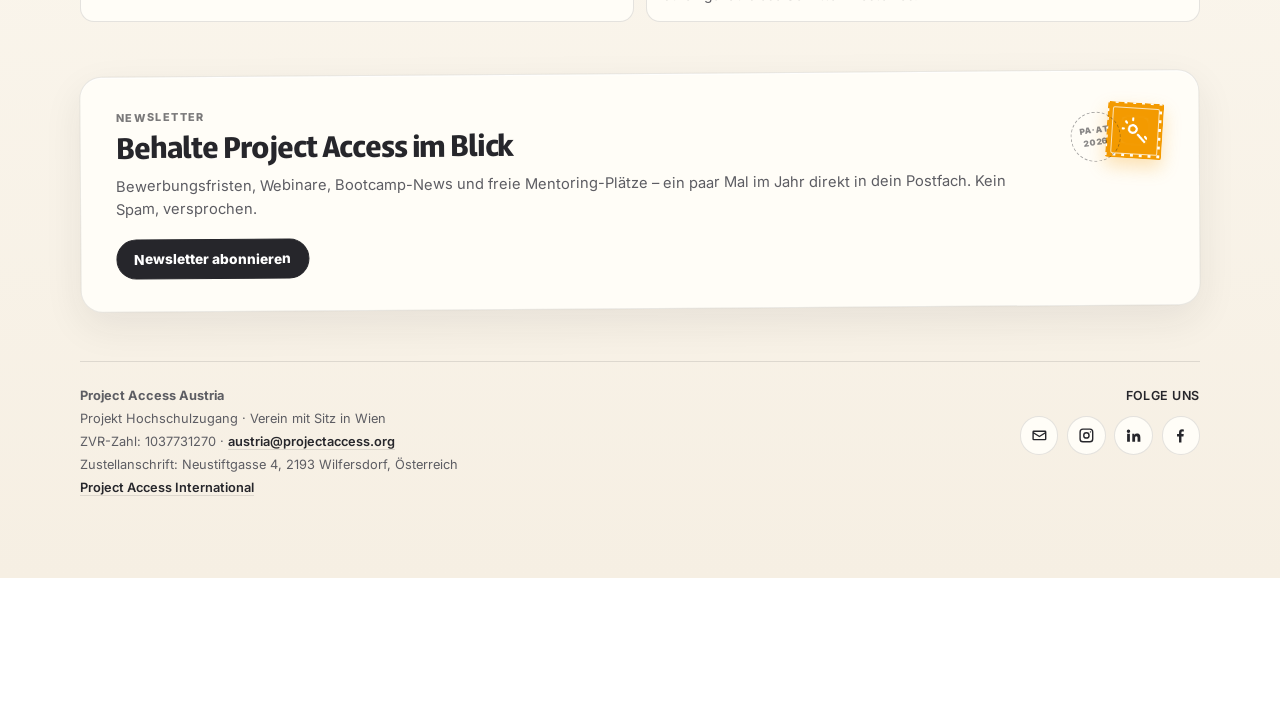
<file: bootcamp/index.html>
<!doctype html>
<html lang="de">
  <head>
    <meta charset="utf-8" />
    <meta http-equiv="refresh" content="0; url=../bootcamp.html" />
    <meta name="robots" content="noindex,follow" />
    <link rel="canonical" href="https://projectaccess.at/bootcamp.html" />
    <title>Weiterleitung zum Bootcamp · Project Access Austria</title>
  </head>
  <body>
    <p><a href="../bootcamp.html">Weiter zum Bootcamp</a></p>
  </body>
</html>
</file>
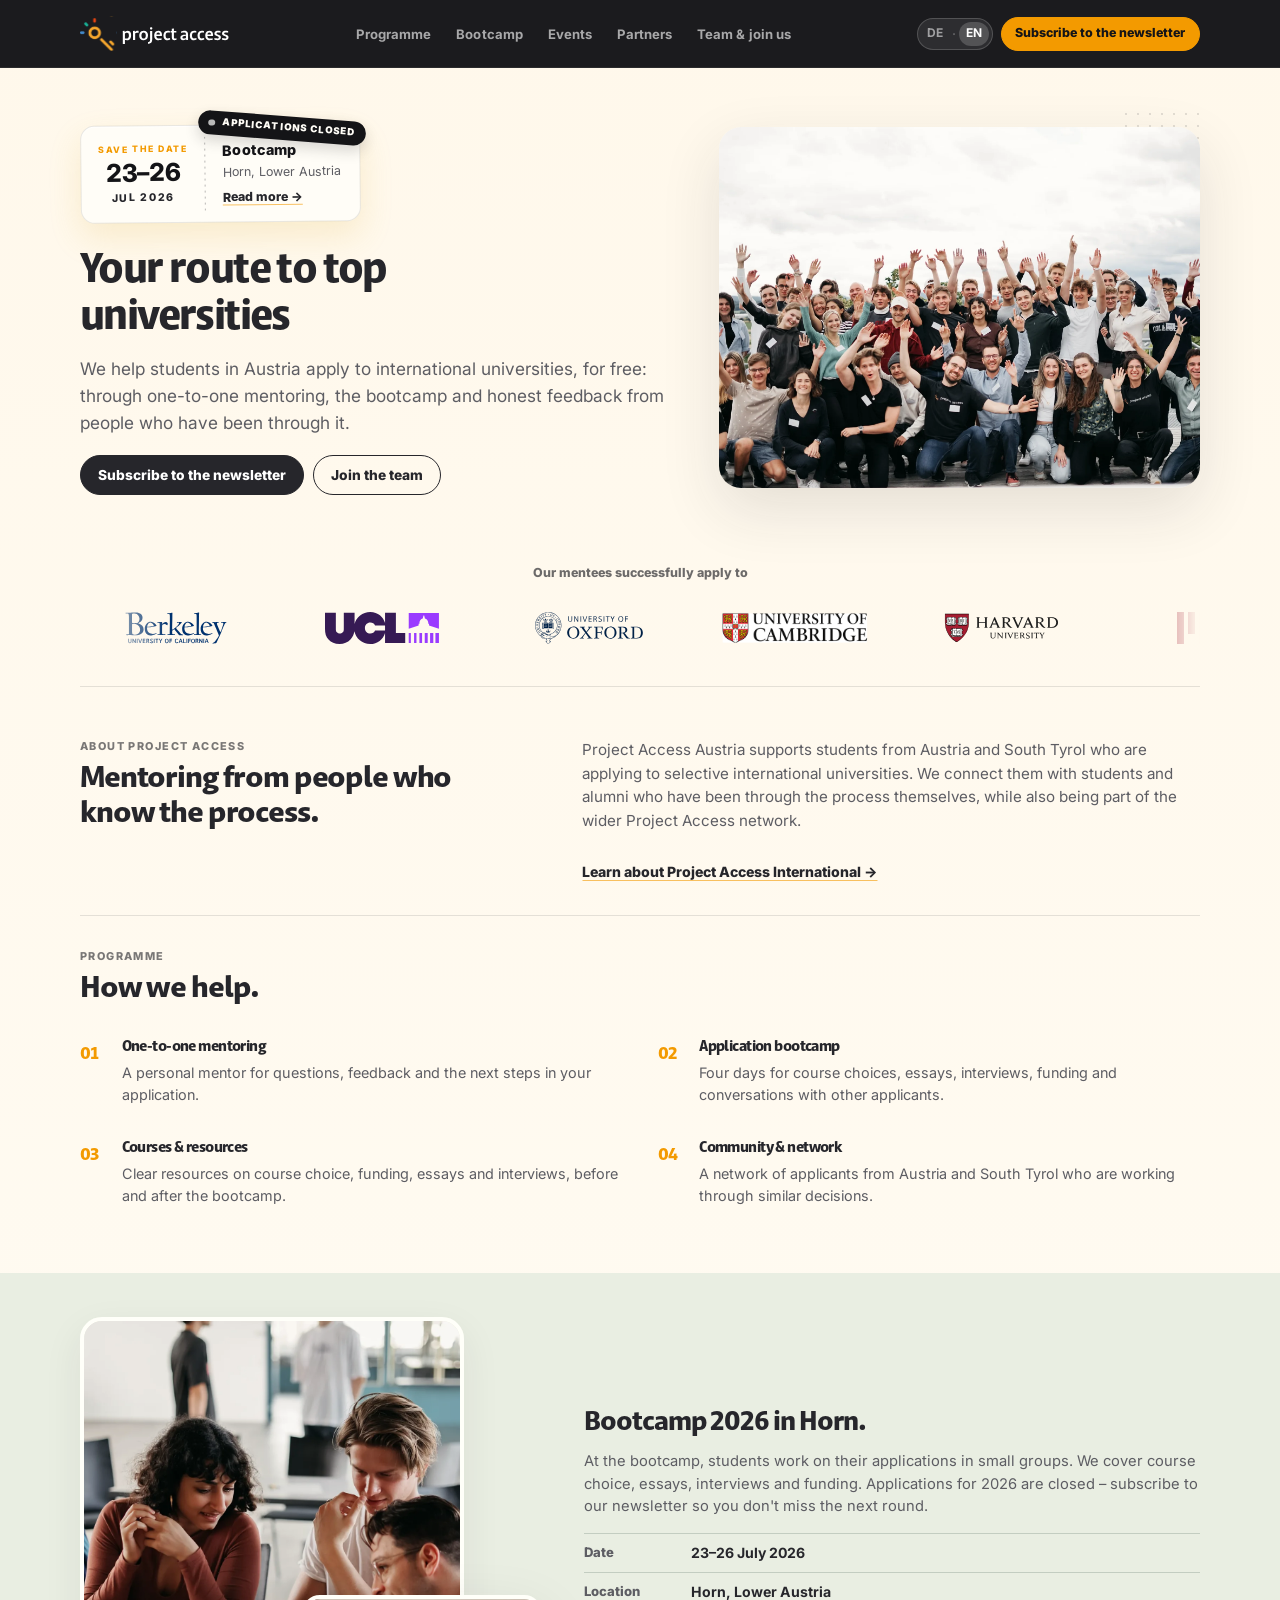
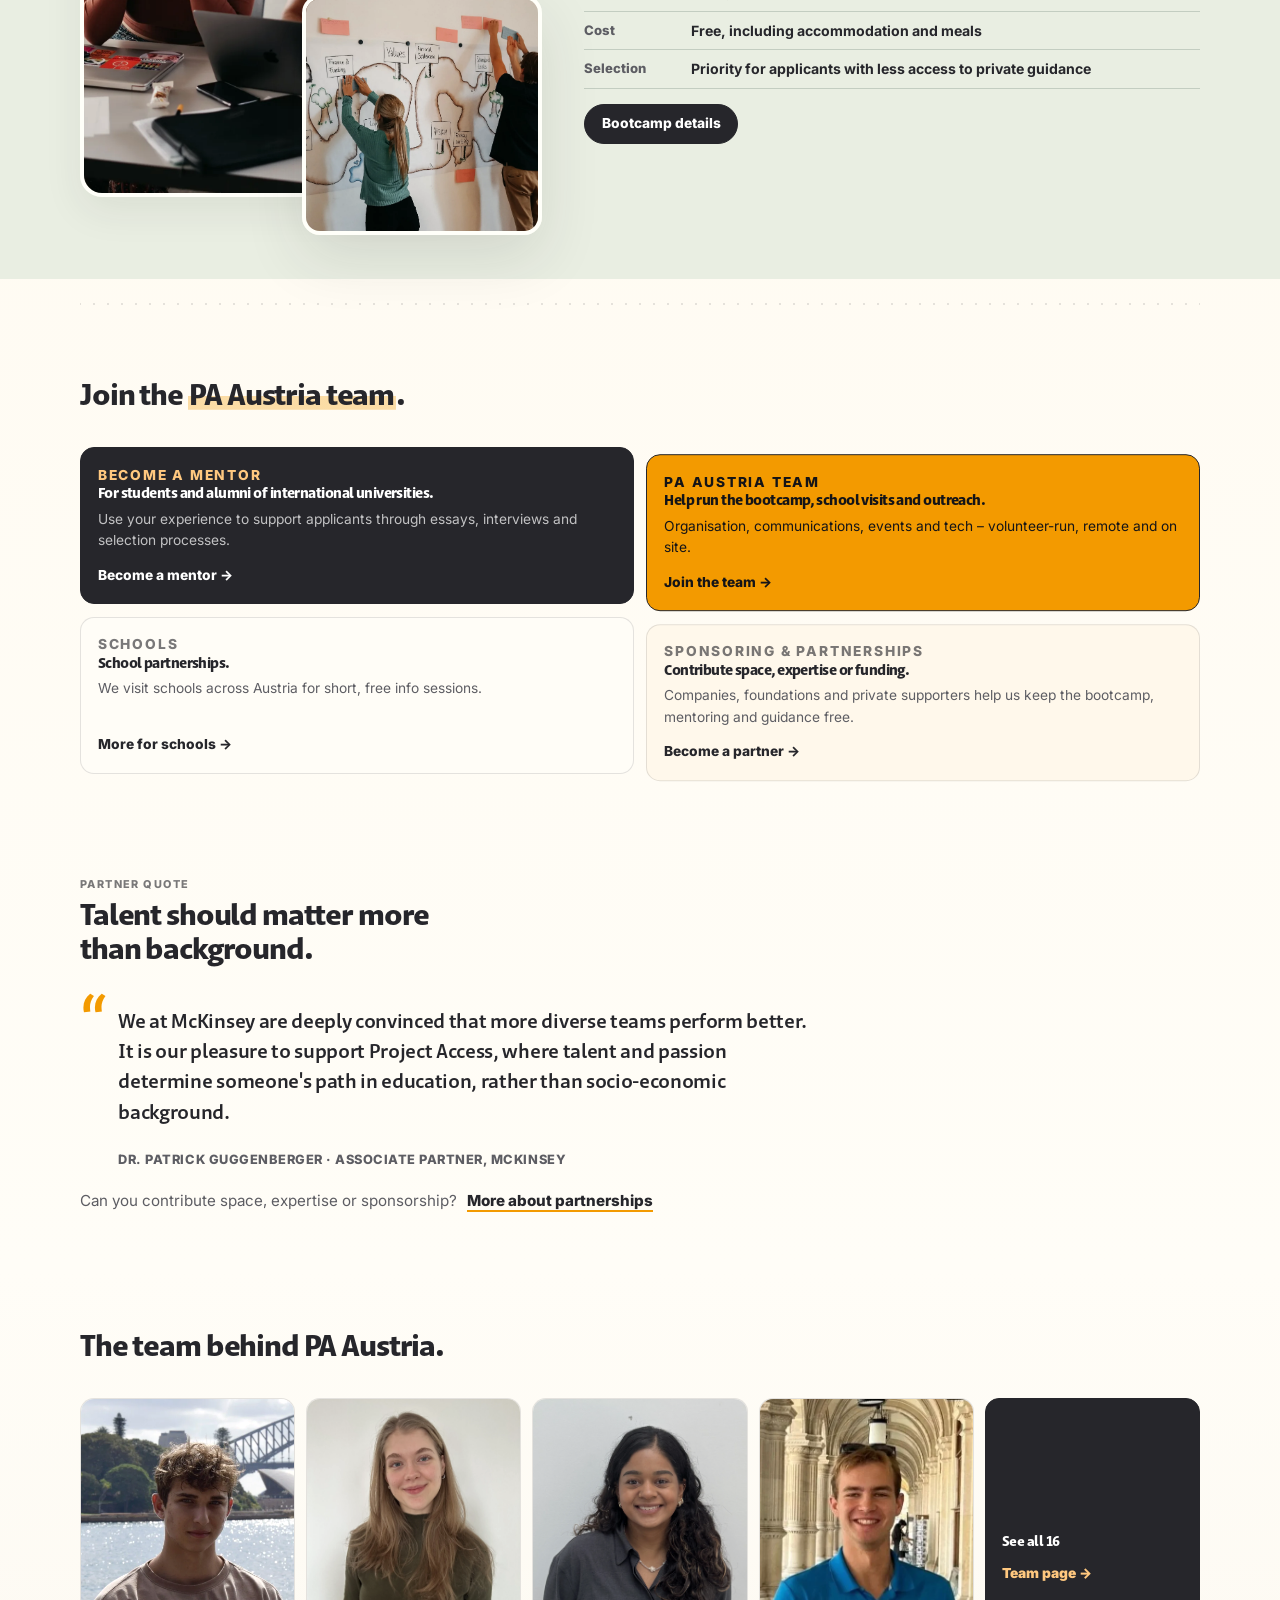
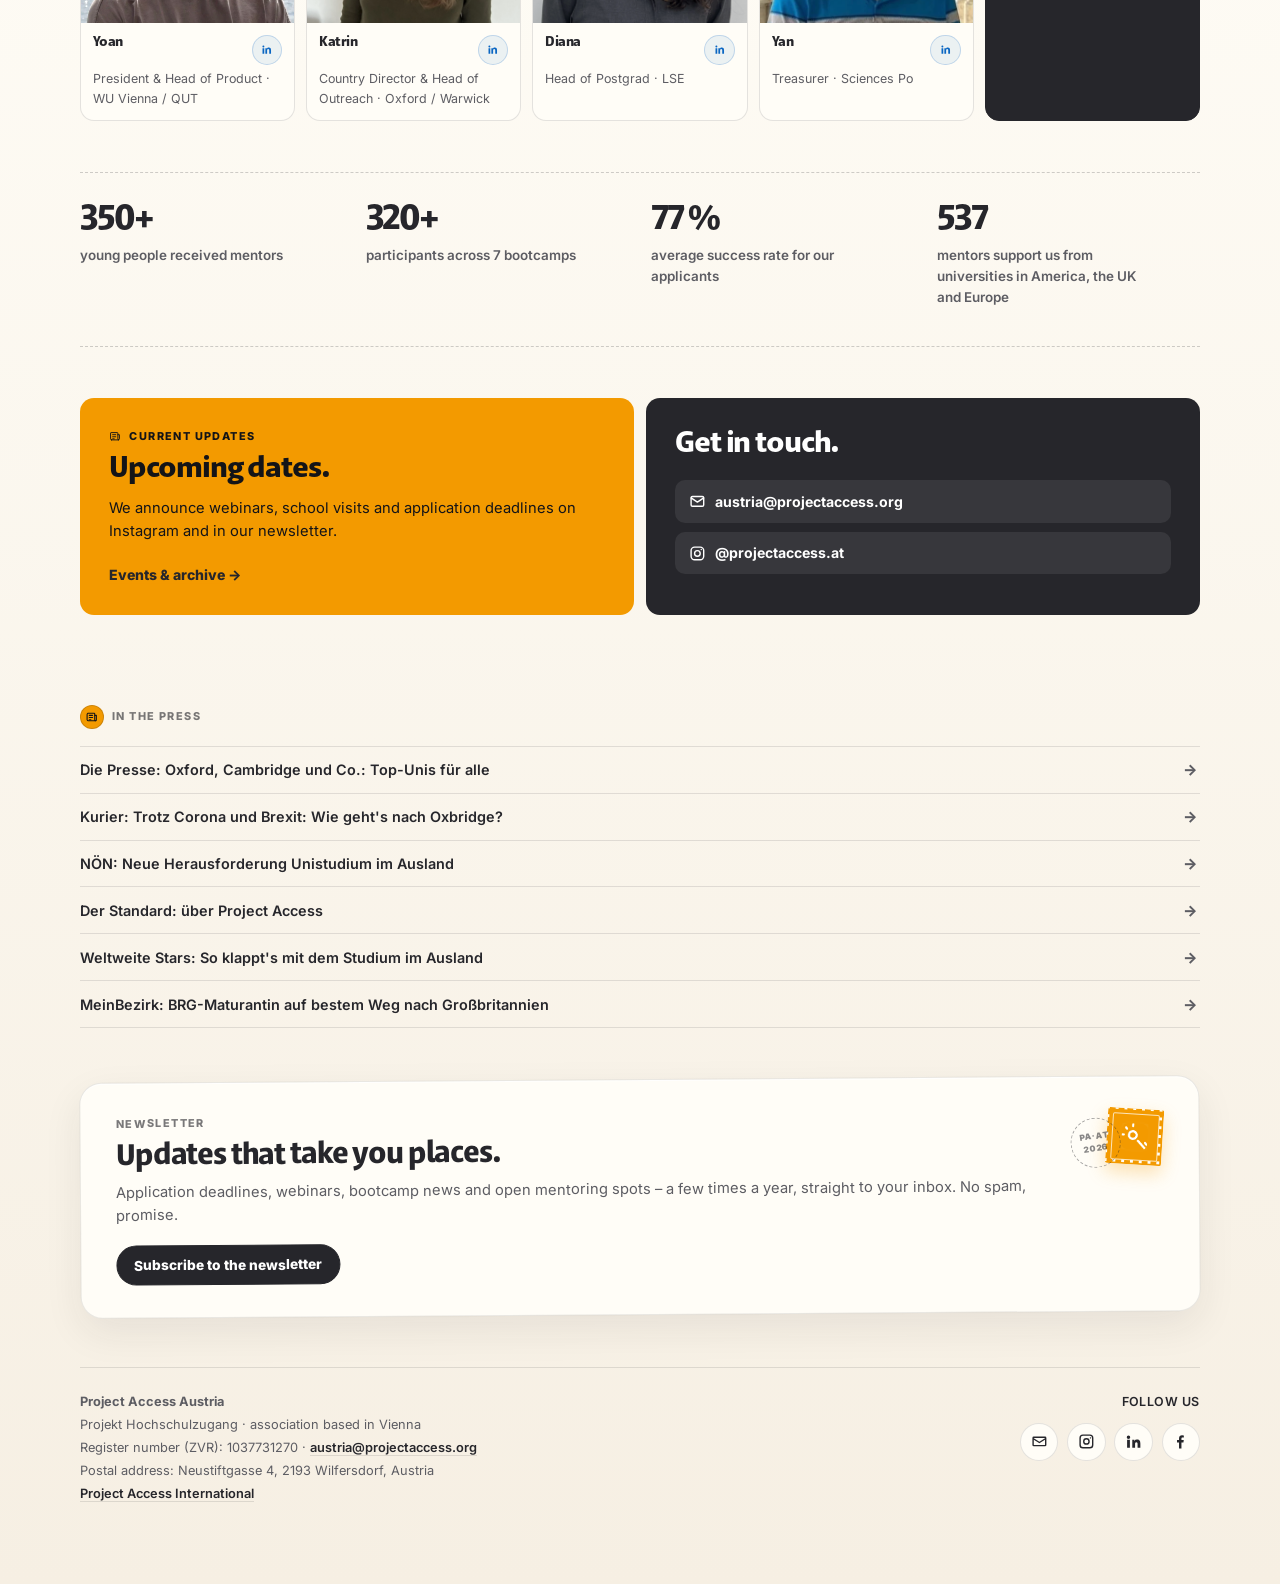
<file: en/index.html>
<!doctype html>
<html lang="en">
  <head>
    <meta charset="utf-8" />
    <meta name="viewport" content="width=device-width, initial-scale=1" />

    <title>Project Access Austria – free mentoring for top universities</title>
    <meta name="description" content="Project Access Austria helps students from Austria and South Tyrol apply to Oxford, Cambridge, Harvard, ETH and other top universities – with free one-to-one mentoring, an application bootcamp and honest feedback." />
    <meta name="keywords" content="applying to international universities from Austria, studying abroad Austria, Oxford application Austria, Cambridge application Austria, Harvard application Austria, free university mentoring Austria, Project Access Austria, application bootcamp Austria" />
    <meta name="author" content="Project Access Austria" />
    <meta name="robots" content="index,follow,max-image-preview:large,max-snippet:-1,max-video-preview:-1" />
    <meta name="referrer" content="strict-origin-when-cross-origin" />
    <meta name="theme-color" content="#26262b" />
    <meta name="format-detection" content="telephone=no" />
    <meta name="generator" content="Jinja2 + build.py" />

    <link rel="canonical" href="https://projectaccess.at/en/" />
    <link rel="alternate" hreflang="de" href="https://projectaccess.at/" />
    <link rel="alternate" hreflang="de-AT" href="https://projectaccess.at/" />
    <link rel="alternate" hreflang="en" href="https://projectaccess.at/en/" />
    <link rel="alternate" hreflang="x-default" href="https://projectaccess.at/en/" />

    <meta property="og:type" content="website" />
    <meta property="og:site_name" content="Project Access Austria" />
    <meta property="og:locale" content="en_GB" />
    <meta property="og:locale:alternate" content="de_AT" />
    <meta property="og:title" content="Project Access Austria – free mentoring for top universities" />
    <meta property="og:description" content="Project Access Austria helps students from Austria and South Tyrol apply to Oxford, Cambridge, Harvard, ETH and other top universities – with free one-to-one mentoring, an application bootcamp and honest feedback." />
    <meta property="og:url" content="https://projectaccess.at/en/" />
    <meta property="og:image" content="https://projectaccess.at/assets/DSC07622.webp" />
    <meta property="og:image:alt" content="Participants and mentors at the Project Access Austria bootcamp" />

    <meta name="twitter:card" content="summary_large_image" />
    <meta name="twitter:title" content="Project Access Austria – free mentoring for top universities" />
    <meta name="twitter:description" content="Project Access Austria helps students from Austria and South Tyrol apply to Oxford, Cambridge, Harvard, ETH and other top universities – with free one-to-one mentoring, an application bootcamp and honest feedback." />
    <meta name="twitter:image" content="https://projectaccess.at/assets/DSC07622.webp" />
    <meta name="twitter:image:alt" content="Participants and mentors at the Project Access Austria bootcamp" />

    <link rel="icon" href="https://projectaccess.at/favicon.ico" sizes="48x48" />
    <link rel="icon" type="image/png" sizes="192x192" href="https://projectaccess.at/assets/pa-favicon-192.png" />
    <link rel="icon" type="image/png" sizes="32x32" href="https://projectaccess.at/assets/pa-favicon-32.png" />
    <link rel="apple-touch-icon" sizes="180x180" href="https://projectaccess.at/assets/pa-favicon-180.png" />

    <link rel="preconnect" href="https://fonts.googleapis.com" />
    <link rel="preconnect" href="https://fonts.gstatic.com" crossorigin />
    <link
      href="https://fonts.googleapis.com/css2?family=Inter:wght@500;600;700;800;900&display=swap"
      rel="stylesheet"
    />
    <link rel="stylesheet" href="../styles.css" />

    <script type="application/ld+json">
{
  "@context": "https://schema.org",
  "@graph": [
    {
      "@type": ["NGO", "EducationalOrganization"],
      "@id": "https://projectaccess.at/#organization",
      "name": "Project Access Austria",
      "legalName": "Projekt Hochschulzugang",
      "alternateName": ["PA\u00a0Austria", "Project\u00a0Access\u00a0\u00d6sterreich", "Projekt Hochschulzugang"],
      "url": "https://projectaccess.at/",
      "logo": {
        "@type": "ImageObject",
        "url": "https://projectaccess.at/assets/pa-favicon-192.png",
        "width": 2500,
        "height": 1000
      },
      "image": "https://projectaccess.at/assets/DSC07622.webp",
      "description": "Project\u00a0Access\u00a0Austria is the Austrian chapter of the international Project\u00a0Access network. We support students from Austria and South Tyrol with free one-to-one mentoring, an annual application bootcamp, school visits and webinars to help them apply to selective international universities.",
      "foundingDate": "2018",
      "email": "austria@projectaccess.org",
      "address": {
        "@type": "PostalAddress",
        "streetAddress": "Neustiftgasse 4",
        "postalCode": "2193",
        "addressLocality": "Wilfersdorf",
        "addressRegion": "Nieder\u00f6sterreich",
        "addressCountry": "AT"
      },
      "areaServed": [
        {"@type": "Country", "name": "AT" },
        {"@type": "Country", "name": "IT-32-BZ" }
      ],
      "knowsAbout": ["Applications to international universities", "Studying in the United States", "Studying in the United Kingdom", "Oxford and Cambridge applications", "Personal statements and admissions essays", "Scholarships and university funding", "Mentoring for students", "Studying abroad for students from Austria and South Tyrol"],
      "knowsLanguage": ["de", "en"],
      "identifier": {
        "@type": "PropertyValue",
        "propertyID": "Austrian register number (ZVR)",
        "value": "1037731270"
      },
      "parentOrganization": {
        "@type": "NGO",
        "name": "Project\u00a0Access",
        "url": "https://projectaccess.org"
      },
      "sameAs": ["https://projectaccess.org", "https://www.instagram.com/projectaccess.at/", "https://www.linkedin.com/company/project-access-austria/", "https://www.facebook.com/projectaccessaustria/"],
      "contactPoint": [
        {
          "@type": "ContactPoint",
          "contactType": "general inquiries",
          "email": "austria@projectaccess.org",
          "availableLanguage": ["German", "English"],
          "areaServed": ["AT", "IT-32-BZ"]
        }
      ]
    },
    {
      "@type": "WebSite",
      "@id": "https://projectaccess.at/#website",
      "url": "https://projectaccess.at/",
      "name": "Project Access Austria",
      "inLanguage": ["de-AT", "en"],
      "publisher": {"@id": "https://projectaccess.at/#organization"},
      "description": "Project\u00a0Access\u00a0Austria is the Austrian chapter of the international Project\u00a0Access network. We support students from Austria and South Tyrol with free one-to-one mentoring, an annual application bootcamp, school visits and webinars to help them apply to selective international universities."
    },
    {
      "@type": "WebPage",
      "@id": "https://projectaccess.at/en/#webpage",
      "url": "https://projectaccess.at/en/",
      "name": "Project\u00a0Access\u00a0Austria \u2013 free mentoring for top universities",
      "description": "Project\u00a0Access\u00a0Austria helps students from Austria and South Tyrol apply to Oxford, Cambridge, Harvard, ETH and other top universities \u2013 with free one-to-one mentoring, an application bootcamp and honest feedback.",
      "inLanguage": "en",
      "isPartOf": {"@id": "https://projectaccess.at/#website"},
      "about": {"@id": "https://projectaccess.at/#organization"},
      "primaryImageOfPage": {
        "@type": "ImageObject",
        "url": "https://projectaccess.at/assets/DSC07622.webp"
      }
    }
  ]
}
</script>

    
<script type="application/ld+json">
{
  "@context": "https://schema.org",
  "@type": "OfferCatalog",
  "@id": "https://projectaccess.at/en/#programme",
  "name": "How we help.",
  "url": "https://projectaccess.at/en/#programme",
  "provider": {"@id": "https://projectaccess.at/#organization"},
  "itemListElement": [
    {
      "@type": "Offer",
      "itemOffered": {
        "@type": "Service",
        "name": "One-to-one mentoring",
        "description": "A personal mentor for questions, feedback and the next steps in your application.",
        "provider": {"@id": "https://projectaccess.at/#organization"},
        "areaServed": [{"@type": "Country", "name": "AT"}, {"@type": "Country", "name": "IT-32-BZ"}]
      },
      "price": "0",
      "priceCurrency": "EUR",
      "availability": "https://schema.org/InStock"
    },
    {
      "@type": "Offer",
      "itemOffered": {
        "@type": "Service",
        "name": "Application bootcamp",
        "description": "Four days for course choices, essays, interviews, funding and conversations with other applicants.",
        "provider": {"@id": "https://projectaccess.at/#organization"},
        "areaServed": [{"@type": "Country", "name": "AT"}, {"@type": "Country", "name": "IT-32-BZ"}]
      },
      "price": "0",
      "priceCurrency": "EUR",
      "availability": "https://schema.org/InStock"
    },
    {
      "@type": "Offer",
      "itemOffered": {
        "@type": "Service",
        "name": "Courses \u0026\u00a0resources",
        "description": "Clear resources on course choice, funding, essays and interviews, before and after the bootcamp.",
        "provider": {"@id": "https://projectaccess.at/#organization"},
        "areaServed": [{"@type": "Country", "name": "AT"}, {"@type": "Country", "name": "IT-32-BZ"}]
      },
      "price": "0",
      "priceCurrency": "EUR",
      "availability": "https://schema.org/InStock"
    },
    {
      "@type": "Offer",
      "itemOffered": {
        "@type": "Service",
        "name": "Community \u0026\u00a0network",
        "description": "A network of applicants from Austria and South Tyrol who are working through similar decisions.",
        "provider": {"@id": "https://projectaccess.at/#organization"},
        "areaServed": [{"@type": "Country", "name": "AT"}, {"@type": "Country", "name": "IT-32-BZ"}]
      },
      "price": "0",
      "priceCurrency": "EUR",
      "availability": "https://schema.org/InStock"
    }
  ]
}
</script>

  </head>
  <body>
        <header class="site-header">
      <a class="brand" href="index.html#top" aria-label="Project Access Austria home">
        <img class="brand-logo" src="../assets/logos/project-access-international.svg" alt="" aria-hidden="true" />
      </a>
      <div class="header-actions">
        <a class="lang-switch" href="../index.html" aria-label="Language">
          <span class="lang-switch-link" >DE</span>
          <span class="lang-switch-sep" aria-hidden="true">·</span>
          <span class="lang-switch-link is-active" aria-current="true">EN</span>
        </a>
        
        
        <a class="button button-small header-cta" href="https://airtable.com/appSrxV1MH9LEChsv/shriRjvsfQX4UZiSg">
          <span class="header-cta-label header-cta-label-full">Subscribe to the newsletter</span>
          
        </a>
        
      </div>
      <input
        id="site-nav-toggle"
        class="nav-toggle-input"
        type="checkbox"
        aria-label="Open menu"
      />
      <label for="site-nav-toggle" class="nav-toggle" aria-hidden="true">
        <span class="nav-toggle-bars" aria-hidden="true"></span>
      </label>
      <div class="nav-shell-panel">
        <nav class="nav" aria-label="Main navigation">
          <a href="index.html#programme">Programme</a>
          <a href="bootcamp.html">Bootcamp</a>
          <a href="events.html">Events</a>
          <a href="partners.html">Partners</a>
          <a href="team.html">Team &amp; join us</a>
        </nav>
        <a class="mobile-lang-link" href="../index.html">Deutsche Version</a>
      </div>
    </header>

    <main id="top">
      
      <section class="hero section-shell">
        <div class="hero-copy">
          <a class="save-the-date" href="bootcamp.html">
            <div class="save-the-date-date">
              <span class="save-the-date-kicker">Save the date</span>
              <span class="save-the-date-day">23–26</span>
              <span class="save-the-date-month">Jul 2026</span>
            </div>
            <span class="save-the-date-perf" aria-hidden="true"></span>
            <div class="save-the-date-body">
              <p class="save-the-date-event">Bootcamp</p>
              <p class="save-the-date-location">Horn, Lower Austria</p>
              <span class="save-the-date-link">Read more →</span>
            </div>
            <span class="save-the-date-status is-closed">
              <span class="save-the-date-pulse" aria-hidden="true"></span>
              <span>Applications closed</span>
            </span>
          </a>
          <h1>Your route to top universities</h1>
          <p class="lead">We help students in Austria apply to international universities, for free: through one-to-one mentoring, the bootcamp and honest feedback from people who have been through it.</p>
          <div class="hero-actions">
            <a class="button" href="https://airtable.com/appSrxV1MH9LEChsv/shriRjvsfQX4UZiSg">Subscribe to the newsletter</a>
            <a class="button button-secondary" href="https://projectaccess.org/austria-various-roles">Join the team</a>
          </div>
        </div>

        <div class="hero-media" aria-label="At the Project Access Austria bootcamp">
          <img src="../assets/DSC07622.webp" alt="Group photo from the Project Access Austria bootcamp with participants and mentors" fetchpriority="high" decoding="async" />
        </div>
      </section>

      <section class="university-carousel section-shell" aria-label="Universities in the Project Access network">
        <p class="university-carousel-label">Our mentees successfully apply to</p>
        <div class="university-carousel-viewport">
          <div class="university-carousel-track">
            <span class="university-logo">
              <img src="../assets/logos/berkeley.svg" alt="University of California, Berkeley" loading="lazy" />
            </span>
            <span class="university-logo">
              <img src="../assets/logos/ucl.svg" alt="University College London" loading="lazy" />
            </span>
            <span class="university-logo">
              <img src="../assets/logos/oxford.svg" alt="University of Oxford" loading="lazy" />
            </span>
            <span class="university-logo">
              <img src="../assets/logos/cambridge.webp" alt="University of Cambridge" loading="lazy" />
            </span>
            <span class="university-logo">
              <img src="../assets/logos/harvard.svg" alt="Harvard University" loading="lazy" />
            </span>
            <span class="university-logo">
              <img src="../assets/logos/mit.svg" alt="Massachusetts Institute of Technology" loading="lazy" />
            </span>
            <span class="university-logo">
              <img src="../assets/logos/lse.svg" alt="London School of Economics and Political Science" loading="lazy" />
            </span>
            <span class="university-logo">
              <img src="../assets/logos/hec-paris.svg" alt="HEC Paris" loading="lazy" />
            </span>
            <span class="university-logo">
              <img src="../assets/logos/princeton.svg" alt="Princeton University" loading="lazy" />
            </span>
            <span class="university-logo">
              <img src="../assets/logos/stanford.svg" alt="Stanford University" loading="lazy" />
            </span>
            <span class="university-logo">
              <img src="../assets/logos/columbia.svg" alt="Columbia University" loading="lazy" />
            </span>
            <span class="university-logo">
              <img src="../assets/logos/eth-zurich.svg" alt="ETH Zurich" loading="lazy" />
            </span>
            <span class="university-logo">
              <img src="../assets/logos/sciences-po.svg" alt="Sciences Po" loading="lazy" />
            </span>
            <span class="university-logo">
              <img src="../assets/logos/dartmouth.svg" alt="Dartmouth College" loading="lazy" />
            </span>
            <span class="university-logo" aria-hidden="true">
              <img src="../assets/logos/berkeley.svg" alt="" loading="lazy" />
            </span>
            <span class="university-logo" aria-hidden="true">
              <img src="../assets/logos/ucl.svg" alt="" loading="lazy" />
            </span>
            <span class="university-logo" aria-hidden="true">
              <img src="../assets/logos/oxford.svg" alt="" loading="lazy" />
            </span>
            <span class="university-logo" aria-hidden="true">
              <img src="../assets/logos/cambridge.webp" alt="" loading="lazy" />
            </span>
            <span class="university-logo" aria-hidden="true">
              <img src="../assets/logos/harvard.svg" alt="" loading="lazy" />
            </span>
            <span class="university-logo" aria-hidden="true">
              <img src="../assets/logos/mit.svg" alt="" loading="lazy" />
            </span>
            <span class="university-logo" aria-hidden="true">
              <img src="../assets/logos/lse.svg" alt="" loading="lazy" />
            </span>
            <span class="university-logo" aria-hidden="true">
              <img src="../assets/logos/hec-paris.svg" alt="" loading="lazy" />
            </span>
            <span class="university-logo" aria-hidden="true">
              <img src="../assets/logos/princeton.svg" alt="" loading="lazy" />
            </span>
            <span class="university-logo" aria-hidden="true">
              <img src="../assets/logos/stanford.svg" alt="" loading="lazy" />
            </span>
            <span class="university-logo" aria-hidden="true">
              <img src="../assets/logos/columbia.svg" alt="" loading="lazy" />
            </span>
            <span class="university-logo" aria-hidden="true">
              <img src="../assets/logos/eth-zurich.svg" alt="" loading="lazy" />
            </span>
            <span class="university-logo" aria-hidden="true">
              <img src="../assets/logos/sciences-po.svg" alt="" loading="lazy" />
            </span>
            <span class="university-logo" aria-hidden="true">
              <img src="../assets/logos/dartmouth.svg" alt="" loading="lazy" />
            </span>
          </div>
        </div>
      </section>

      <section class="intro section-shell">
        <div>
          <p class="eyebrow">About Project Access</p>
          <h2>Mentoring from people who know the process.</h2>
        </div>
        <div class="text-stack">
          <p>Project Access Austria supports students from Austria and South Tyrol who are applying to selective international universities. We connect them with students and alumni who have been through the process themselves, while also being part of the wider Project Access network.</p>
          <a class="inline-link" href="https://projectaccess.org">Learn about Project Access International →</a>
        </div>
      </section>

      <section class="section-shell" id="programme">
        <div class="section-heading">
          <p class="eyebrow">Programme</p>
          <h2>How we help.</h2>
        </div>
        <ol class="program-list">
          <li>
            <h3>One-to-one mentoring</h3>
            <p>A personal mentor for questions, feedback and the next steps in your application.</p>
          </li>
          <li>
            <h3>Application bootcamp</h3>
            <p>Four days for course choices, essays, interviews, funding and conversations with other applicants.</p>
          </li>
          <li>
            <h3>Courses &amp; resources</h3>
            <p>Clear resources on course choice, funding, essays and interviews, before and after the bootcamp.</p>
          </li>
          <li>
            <h3>Community &amp; network</h3>
            <p>A network of applicants from Austria and South Tyrol who are working through similar decisions.</p>
          </li>
        </ol>
      </section>

      <section class="bootcamp section-shell" id="bootcamp">
        <div class="image-collage">
          <img class="image-large" src="../assets/Website_1.webp" alt="Workshop at the PA Austria bootcamp" loading="lazy" decoding="async" />
          <img class="image-small" src="../assets/DSC07694.webp" alt="Participants at a PA Austria workshop" loading="lazy" decoding="async" />
        </div>
        <div class="bootcamp-copy">
          <h2>Bootcamp 2026 in Horn.</h2>
          <p>At the bootcamp, students work on their applications in small groups. We cover course choice, essays, interviews and funding. Applications for 2026 are closed – subscribe to our newsletter so you don&#39;t miss the next round.</p>
          <dl class="details">
            <div>
              <dt>Date</dt>
              <dd>23–26 July 2026</dd>
            </div>
            <div>
              <dt>Location</dt>
              <dd>Horn, Lower Austria</dd>
            </div>
            <div>
              <dt>Cost</dt>
              <dd>Free, including accommodation and meals</dd>
            </div>
            <div>
              <dt>Selection</dt>
              <dd>Priority for applicants with less access to private guidance</dd>
            </div>
          </dl>
          <a class="button" href="bootcamp.html">Bootcamp details</a>
        </div>
      </section>

      <span class="divider-dots" aria-hidden="true"></span>

      <section class="section-shell" id="engagement">
        <div class="section-heading">
          <h2>Join the <span class="mark">PA Austria team</span>.</h2>
        </div>
        <div class="bento">
          <article class="bento-tile w-3 accent-ink">
            <div>
              <p class="eyebrow">Become a mentor</p>
              <h3>For students and alumni of international universities.</h3>
              <p>Use your experience to support applicants through essays, interviews and selection processes.</p>
            </div>
            <a class="tile-link" href="team.html">Become a mentor →</a>
          </article>
          <article class="bento-tile w-3 accent-yellow">
            <div>
              <p class="eyebrow">PA Austria team</p>
              <h3>Help run the bootcamp, school visits and outreach.</h3>
              <p>Organisation, communications, events and tech – volunteer-run, remote and on site.</p>
            </div>
            <a class="tile-link" href="team.html">Join the team →</a>
          </article>
          <article class="bento-tile w-3">
            <div>
              <p class="eyebrow">Schools</p>
              <h3>School partnerships.</h3>
              <p>We visit schools across Austria for short, free info sessions.</p>
            </div>
            <a class="tile-link" href="partners.html#schools">More for schools →</a>
          </article>
          <article class="bento-tile w-3 accent-cream">
            <div>
              <p class="eyebrow">Sponsoring &amp; partnerships</p>
              <h3>Contribute space, expertise or funding.</h3>
              <p>Companies, foundations and private supporters help us keep the bootcamp, mentoring and guidance free.</p>
            </div>
            <a class="tile-link" href="partners.html">Become a partner →</a>
          </article>
        </div>
      </section>

      <section class="section-shell partners">
        <div class="section-heading">
          <p class="eyebrow">Partner quote</p>
          <h2>Talent should matter more than background.</h2>
        </div>
        <blockquote class="quote">
          <p>We at McKinsey are deeply convinced that more diverse teams perform better. It is our pleasure to support Project Access, where talent and passion determine someone&#39;s path in education, rather than socio-economic background.</p>
          <footer>Dr. Patrick Guggenberger · Associate Partner, McKinsey</footer>
        </blockquote>
        <p class="partners-cta">
          Can you contribute space, expertise or sponsorship?
          <a href="partners.html">More about partnerships</a>
        </p>
      </section>

      <section class="team-section section-shell" id="team">
        <div class="section-heading">
          <h2>The team behind PA Austria.</h2>
        </div>
        <div class="team-grid">
          <article class="team-card">
            <img src="../assets/DSC0130.webp" alt="Yoan – President &amp; Head of Product · WU Vienna / QUT" loading="lazy" decoding="async" />
            <div class="team-card-body">
              <div class="team-card-header">
                <h3>Yoan</h3>
                <a class="team-card-linkedin" href="https://www.linkedin.com/in/yoantalkov/" aria-label="LinkedIn profile of Yoan" target="_blank" rel="noopener noreferrer">
                  <span class="team-card-linkedin-icon" aria-hidden="true">
                    <svg viewBox="0 0 24 24">
                      <path d="M6.94 8.5A1.56 1.56 0 1 1 6.94 5.38a1.56 1.56 0 0 1 0 3.12ZM5.56 18.5h2.76V9.88H5.56V18.5Zm4.5 0h2.76v-4.8c0-1.26.24-2.48 1.8-2.48 1.54 0 1.56 1.44 1.56 2.56v4.72H19v-5.28c0-2.6-.56-4.6-3.6-4.6-1.46 0-2.44.8-2.84 1.56h-.04V9.88h-2.46V18.5Z" />
                    </svg>
                  </span>
                </a>
              </div>
              <p>President &amp; Head of Product · WU Vienna / QUT</p>
            </div>
          </article>
          <article class="team-card">
            <img src="../assets/Katrin_Outreach.webp" alt="Katrin – Country Director &amp; Head of Outreach · Oxford / Warwick" loading="lazy" decoding="async" />
            <div class="team-card-body">
              <div class="team-card-header">
                <h3>Katrin</h3>
                <a class="team-card-linkedin" href="https://www.linkedin.com/in/katrin-hirtenlehner/" aria-label="LinkedIn profile of Katrin" target="_blank" rel="noopener noreferrer">
                  <span class="team-card-linkedin-icon" aria-hidden="true">
                    <svg viewBox="0 0 24 24">
                      <path d="M6.94 8.5A1.56 1.56 0 1 1 6.94 5.38a1.56 1.56 0 0 1 0 3.12ZM5.56 18.5h2.76V9.88H5.56V18.5Zm4.5 0h2.76v-4.8c0-1.26.24-2.48 1.8-2.48 1.54 0 1.56 1.44 1.56 2.56v4.72H19v-5.28c0-2.6-.56-4.6-3.6-4.6-1.46 0-2.44.8-2.84 1.56h-.04V9.88h-2.46V18.5Z" />
                    </svg>
                  </span>
                </a>
              </div>
              <p>Country Director &amp; Head of Outreach · Oxford / Warwick</p>
            </div>
          </article>
          <article class="team-card">
            <img src="../assets/Diana.webp" alt="Diana – Head of Postgrad · LSE" loading="lazy" decoding="async" />
            <div class="team-card-body">
              <div class="team-card-header">
                <h3>Diana</h3>
                <a class="team-card-linkedin" href="https://www.linkedin.com/in/diana-manianchira-217269166/" aria-label="LinkedIn profile of Diana" target="_blank" rel="noopener noreferrer">
                  <span class="team-card-linkedin-icon" aria-hidden="true">
                    <svg viewBox="0 0 24 24">
                      <path d="M6.94 8.5A1.56 1.56 0 1 1 6.94 5.38a1.56 1.56 0 0 1 0 3.12ZM5.56 18.5h2.76V9.88H5.56V18.5Zm4.5 0h2.76v-4.8c0-1.26.24-2.48 1.8-2.48 1.54 0 1.56 1.44 1.56 2.56v4.72H19v-5.28c0-2.6-.56-4.6-3.6-4.6-1.46 0-2.44.8-2.84 1.56h-.04V9.88h-2.46V18.5Z" />
                    </svg>
                  </span>
                </a>
              </div>
              <p>Head of Postgrad · LSE</p>
            </div>
          </article>
          <article class="team-card">
            <img src="../assets/Yan.webp" alt="Yan – Treasurer · Sciences Po" loading="lazy" decoding="async" />
            <div class="team-card-body">
              <div class="team-card-header">
                <h3>Yan</h3>
                <a class="team-card-linkedin" href="https://www.linkedin.com/in/yan-s-matschi-scpoedu/" aria-label="LinkedIn profile of Yan" target="_blank" rel="noopener noreferrer">
                  <span class="team-card-linkedin-icon" aria-hidden="true">
                    <svg viewBox="0 0 24 24">
                      <path d="M6.94 8.5A1.56 1.56 0 1 1 6.94 5.38a1.56 1.56 0 0 1 0 3.12ZM5.56 18.5h2.76V9.88H5.56V18.5Zm4.5 0h2.76v-4.8c0-1.26.24-2.48 1.8-2.48 1.54 0 1.56 1.44 1.56 2.56v4.72H19v-5.28c0-2.6-.56-4.6-3.6-4.6-1.46 0-2.44.8-2.84 1.56h-.04V9.88h-2.46V18.5Z" />
                    </svg>
                  </span>
                </a>
              </div>
              <p>Treasurer · Sciences Po</p>
            </div>
          </article>
          <a class="team-card team-cta-card" href="team.html" aria-label="View all 16 team members">
            <h3>See all 16</h3>
            <strong>Team page →</strong>
          </a>
        </div>
      </section>

      <section class="stats section-shell" aria-label="Project Access Austria in numbers">
        <article>
          <strong>350+</strong>
          <span>young people received mentors</span>
        </article>
        <article>
          <strong>320+</strong>
          <span>participants across 7 bootcamps</span>
        </article>
        <article>
          <strong>77 %</strong>
          <span>average success rate for our applicants</span>
        </article>
        <article>
          <strong>537</strong>
          <span>mentors support us from universities in America, the UK and Europe</span>
        </article>
      </section>

      <section class="news-contact section-shell" id="contact">
        <div class="event-card">
          <p class="eyebrow news-eyebrow">
            <svg class="news-icon" viewBox="0 0 24 24" fill="none" stroke="currentColor" stroke-width="1.8" stroke-linecap="round" stroke-linejoin="round" aria-hidden="true">
              <path d="M5 19a2 2 0 0 1-2-2V6a1 1 0 0 1 1-1h12a1 1 0 0 1 1 1v11a2 2 0 0 0 2 2H5Z" />
              <path d="M17 9h3v8a2 2 0 0 1-2 2" />
              <path d="M7 9h6" />
              <path d="M7 13h6" />
              <path d="M7 17h3" />
            </svg>
            <span>Current updates</span>
          </p>
          <h2>Upcoming dates.</h2>
          <p>We announce webinars, school visits and application deadlines on Instagram and in our newsletter.</p>
          <a class="inline-link" href="events.html">Events &amp; archive →</a>
        </div>
        <div class="contact-card">
          <h2>Get in touch.</h2>
          <a href="mailto:austria@projectaccess.org">
            <svg class="contact-icon" viewBox="0 0 24 24" fill="none" stroke="currentColor" stroke-width="2" stroke-linecap="round" stroke-linejoin="round" aria-hidden="true">
              <rect x="3" y="5" width="18" height="14" rx="2" />
              <path d="m3 7 9 6 9-6" />
            </svg>
            <span>austria@projectaccess.org</span>
          </a>
          <a href="https://www.instagram.com/projectaccess.at/">
            <svg class="contact-icon" viewBox="0 0 24 24" fill="none" stroke="currentColor" stroke-width="2" stroke-linecap="round" stroke-linejoin="round" aria-hidden="true">
              <rect x="3" y="3" width="18" height="18" rx="5" />
              <circle cx="12" cy="12" r="4" />
              <circle cx="17.5" cy="6.5" r="1" fill="currentColor" stroke="none" />
            </svg>
            <span>@projectaccess.at</span>
          </a>
        </div>
      </section>

            <section class="press section-shell">
        <p class="eyebrow press-eyebrow">
          <svg class="press-icon" viewBox="0 0 24 24" fill="none" stroke="currentColor" stroke-width="2" stroke-linecap="round" stroke-linejoin="round" aria-hidden="true">
            <path d="M5 19a2 2 0 0 1-2-2V6a1 1 0 0 1 1-1h12a1 1 0 0 1 1 1v11a2 2 0 0 0 2 2H5Z" />
            <path d="M17 9h3v8a2 2 0 0 1-2 2" />
            <path d="M7 9h6" />
            <path d="M7 13h6" />
            <path d="M7 17h3" />
          </svg>
          <span>In the press</span>
        </p>
        <ul class="press-list">
          <li><a href="https://www.diepresse.com/5494575/oxford-cambridge-und-co-top-unis-fur-alle">Die Presse: Oxford, Cambridge und Co.: Top-Unis für alle</a></li>
          <li><a href="https://kurier.at/kiku/trotz-corona-covid19-und-brexit-wie-gehts-hier-zu-oxbridge/400849982">Kurier: Trotz Corona und Brexit: Wie geht&#39;s nach Oxbridge?</a></li>
          <li><a href="https://www.noen.at/moedling/moedling-neue-herausforderung-unistudium-im-ausland-moedling-auslandsstudium-studium-217793508">NÖN: Neue Herausforderung Unistudium im Ausland</a></li>
          <li><a href="https://www.pressreader.com/austria/der-standard/20190720/282011853953461">Der Standard: über Project Access</a></li>
          <li><a href="https://weltweitestars.com/lifestyle/so-klappts-mit-dem-studium-im-ausland/">Weltweite Stars: So klappt&#39;s mit dem Studium im Ausland</a></li>
          <li><a href="https://www.meinbezirk.at/klosterneuburg/c-lokales/brg-maturantin-auf-bestem-weg-nach-grossbritannien_a2915174">MeinBezirk: BRG-Maturantin auf bestem Weg nach Großbritannien</a></li>
        </ul>
      </section>


            <section class="newsletter section-shell" aria-label="Subscribe to the newsletter">
        <a class="newsletter-postcard" href="https://airtable.com/appSrxV1MH9LEChsv/shriRjvsfQX4UZiSg" target="_blank" rel="noopener">
          <div class="newsletter-copy">
            <p class="eyebrow">Newsletter</p>
            <h2>Updates that take you places.</h2>
            <p>Application deadlines, webinars, bootcamp news and open mentoring spots – a few times a year, straight to your inbox. No spam, promise.</p>
            <span class="button newsletter-button">Subscribe to the newsletter</span>
          </div>
          <div class="newsletter-postage" aria-hidden="true">
            <span class="newsletter-postmark">
              <span>PA·AT</span>
              <span>2026</span>
            </span>
            <span class="newsletter-stamp">
              <span class="newsletter-stamp-inner">
                <img src="../assets/pa-logomark-white.webp" alt="" loading="lazy" decoding="async" />
              </span>
            </span>
          </div>
        </a>
      </section>

    </main>
    
    <footer class="footer">
      <div class="footer-info">
        <strong>Project Access Austria</strong>
        <p>Projekt Hochschulzugang · association based in Vienna</p>
        <p>Register number (ZVR): 1037731270 · <a href="mailto:austria@projectaccess.org">austria@projectaccess.org</a></p>
        <p>Postal address: Neustiftgasse 4, 2193 Wilfersdorf, Austria</p>
        <p>
          <a href="https://projectaccess.org">Project Access International</a>
        </p>
        <p class="footer-lang-link">
          <a href="../index.html">Deutsche Version</a>
        </p>
      </div>
      <div class="footer-socials">
        <span class="footer-socials-heading">Follow us</span>
        <ul class="footer-socials-list">
          
          <li>
            <a class="footer-social footer-social-email"
               href="mailto:austria@projectaccess.org"
               aria-label="Email Project Access Austria"
               >
              <span class="footer-social-icon" aria-hidden="true"><svg viewBox="0 0 24 24" aria-hidden="true" focusable="false"><path d="M4 5h16a2 2 0 0 1 2 2v10a2 2 0 0 1-2 2H4a2 2 0 0 1-2-2V7a2 2 0 0 1 2-2zm0 2v.4l8 5 8-5V7H4zm16 2.7-7.47 4.67a1 1 0 0 1-1.06 0L4 9.7V17h16V9.7z"/></svg></span>
              <span class="footer-social-label">E-Mail</span>
            </a>
          </li>
          
          <li>
            <a class="footer-social footer-social-instagram"
               href="https://www.instagram.com/projectaccess.at/"
               aria-label="Project Access Austria on Instagram"
               target="_blank" rel="noopener">
              <span class="footer-social-icon" aria-hidden="true"><svg viewBox="0 0 24 24" aria-hidden="true" focusable="false"><path d="M7 2h10a5 5 0 0 1 5 5v10a5 5 0 0 1-5 5H7a5 5 0 0 1-5-5V7a5 5 0 0 1 5-5zm0 2a3 3 0 0 0-3 3v10a3 3 0 0 0 3 3h10a3 3 0 0 0 3-3V7a3 3 0 0 0-3-3H7zm5 3.2a4.8 4.8 0 1 1 0 9.6 4.8 4.8 0 0 1 0-9.6zm0 2a2.8 2.8 0 1 0 0 5.6 2.8 2.8 0 0 0 0-5.6zM17.8 6a1 1 0 1 1 0 2 1 1 0 0 1 0-2z"/></svg></span>
              <span class="footer-social-label">Instagram</span>
            </a>
          </li>
          
          <li>
            <a class="footer-social footer-social-linkedin"
               href="https://www.linkedin.com/company/project-access-austria/"
               aria-label="Project Access Austria on LinkedIn"
               target="_blank" rel="noopener">
              <span class="footer-social-icon" aria-hidden="true"><svg viewBox="0 0 24 24" aria-hidden="true" focusable="false"><path d="M4.98 3.5a2.5 2.5 0 1 1 0 5 2.5 2.5 0 0 1 0-5zM3 9.75h4V21H3V9.75zM9.5 9.75h3.83v1.54h.05a4.2 4.2 0 0 1 3.78-2.08c4.04 0 4.79 2.66 4.79 6.12V21h-4v-4.94c0-1.18-.02-2.7-1.65-2.7-1.65 0-1.9 1.29-1.9 2.62V21h-4V9.75z"/></svg></span>
              <span class="footer-social-label">LinkedIn</span>
            </a>
          </li>
          
          <li>
            <a class="footer-social footer-social-facebook"
               href="https://www.facebook.com/projectaccessaustria/"
               aria-label="Project Access Austria on Facebook"
               target="_blank" rel="noopener">
              <span class="footer-social-icon" aria-hidden="true"><svg viewBox="0 0 24 24" aria-hidden="true" focusable="false"><path d="M13.5 22v-8.5h2.86l.43-3.32H13.5V8.06c0-.96.27-1.62 1.65-1.62h1.76V3.47A23.5 23.5 0 0 0 14.34 3.3c-2.55 0-4.3 1.56-4.3 4.42v2.46H7.18v3.32h2.86V22h3.46z"/></svg></span>
              <span class="footer-social-label">Facebook</span>
            </a>
          </li>
          
        </ul>
      </div>
    </footer>

  </body>
</html>
</file>
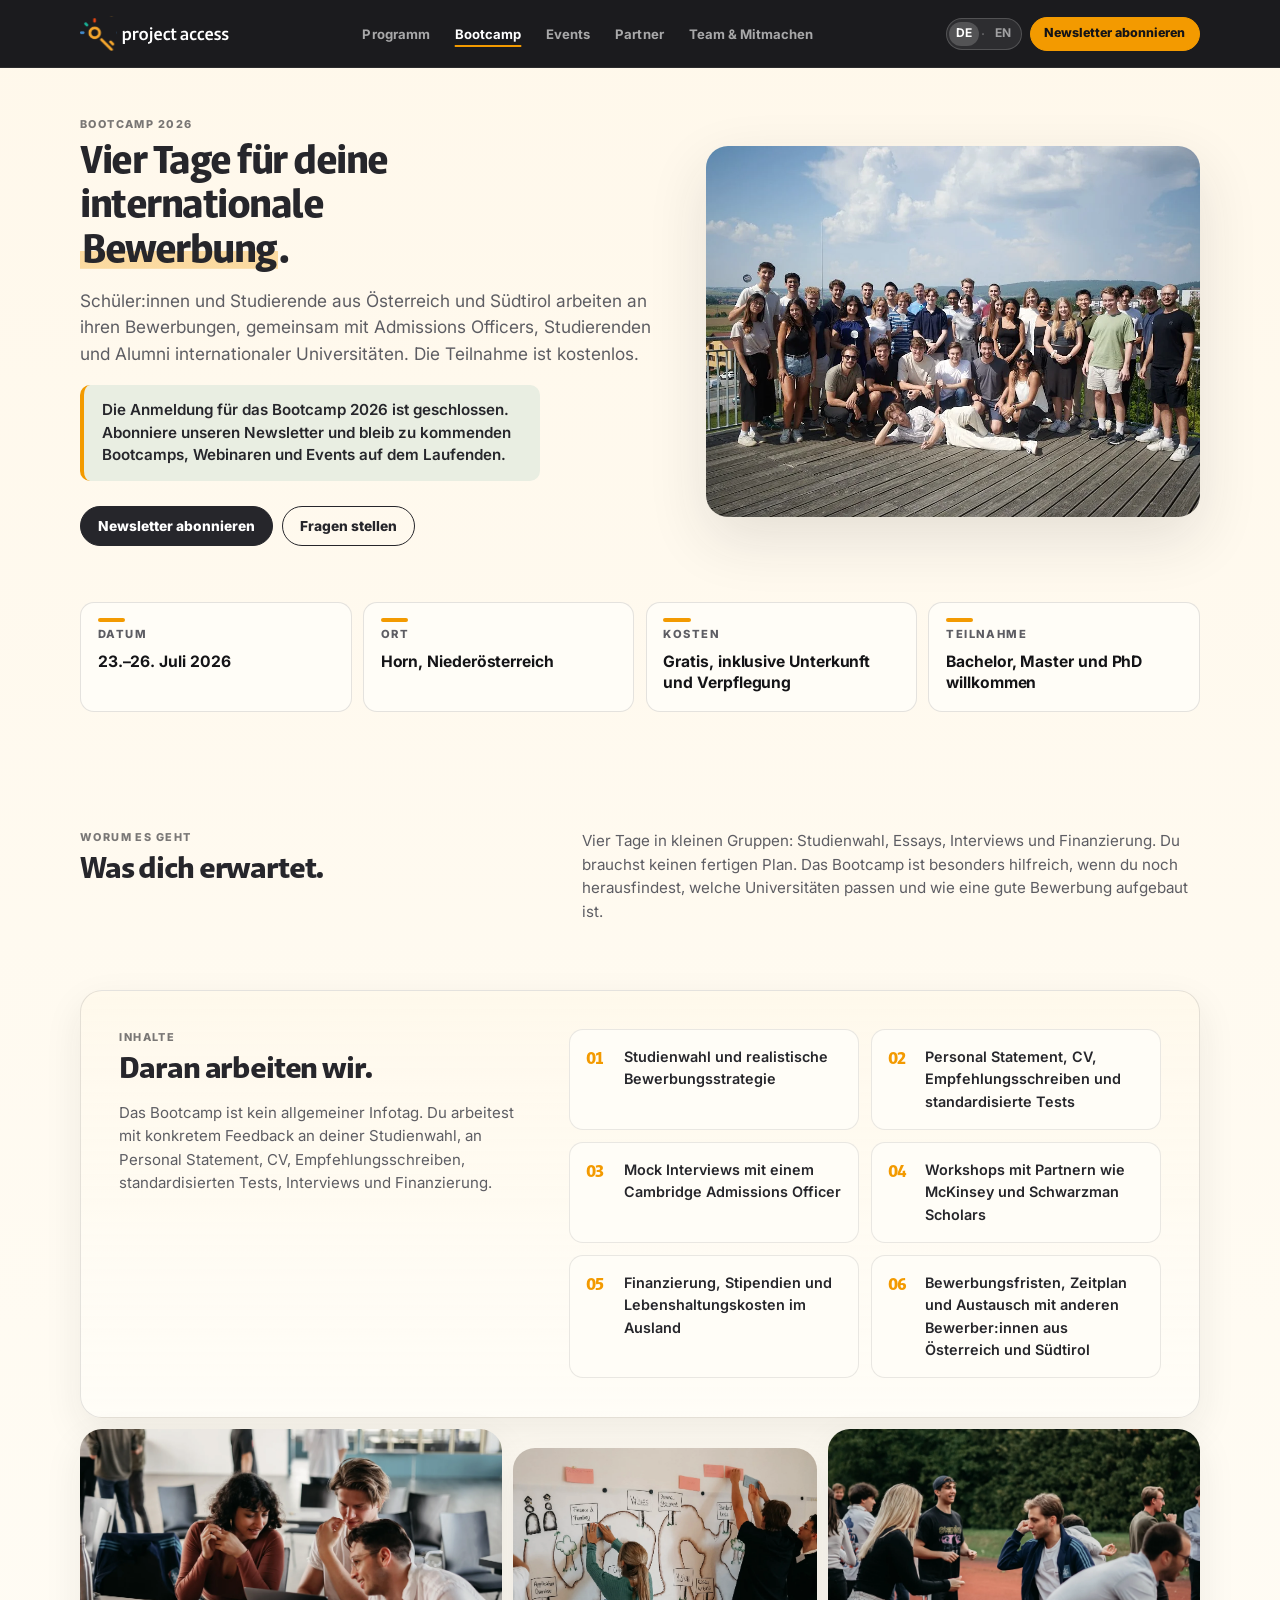
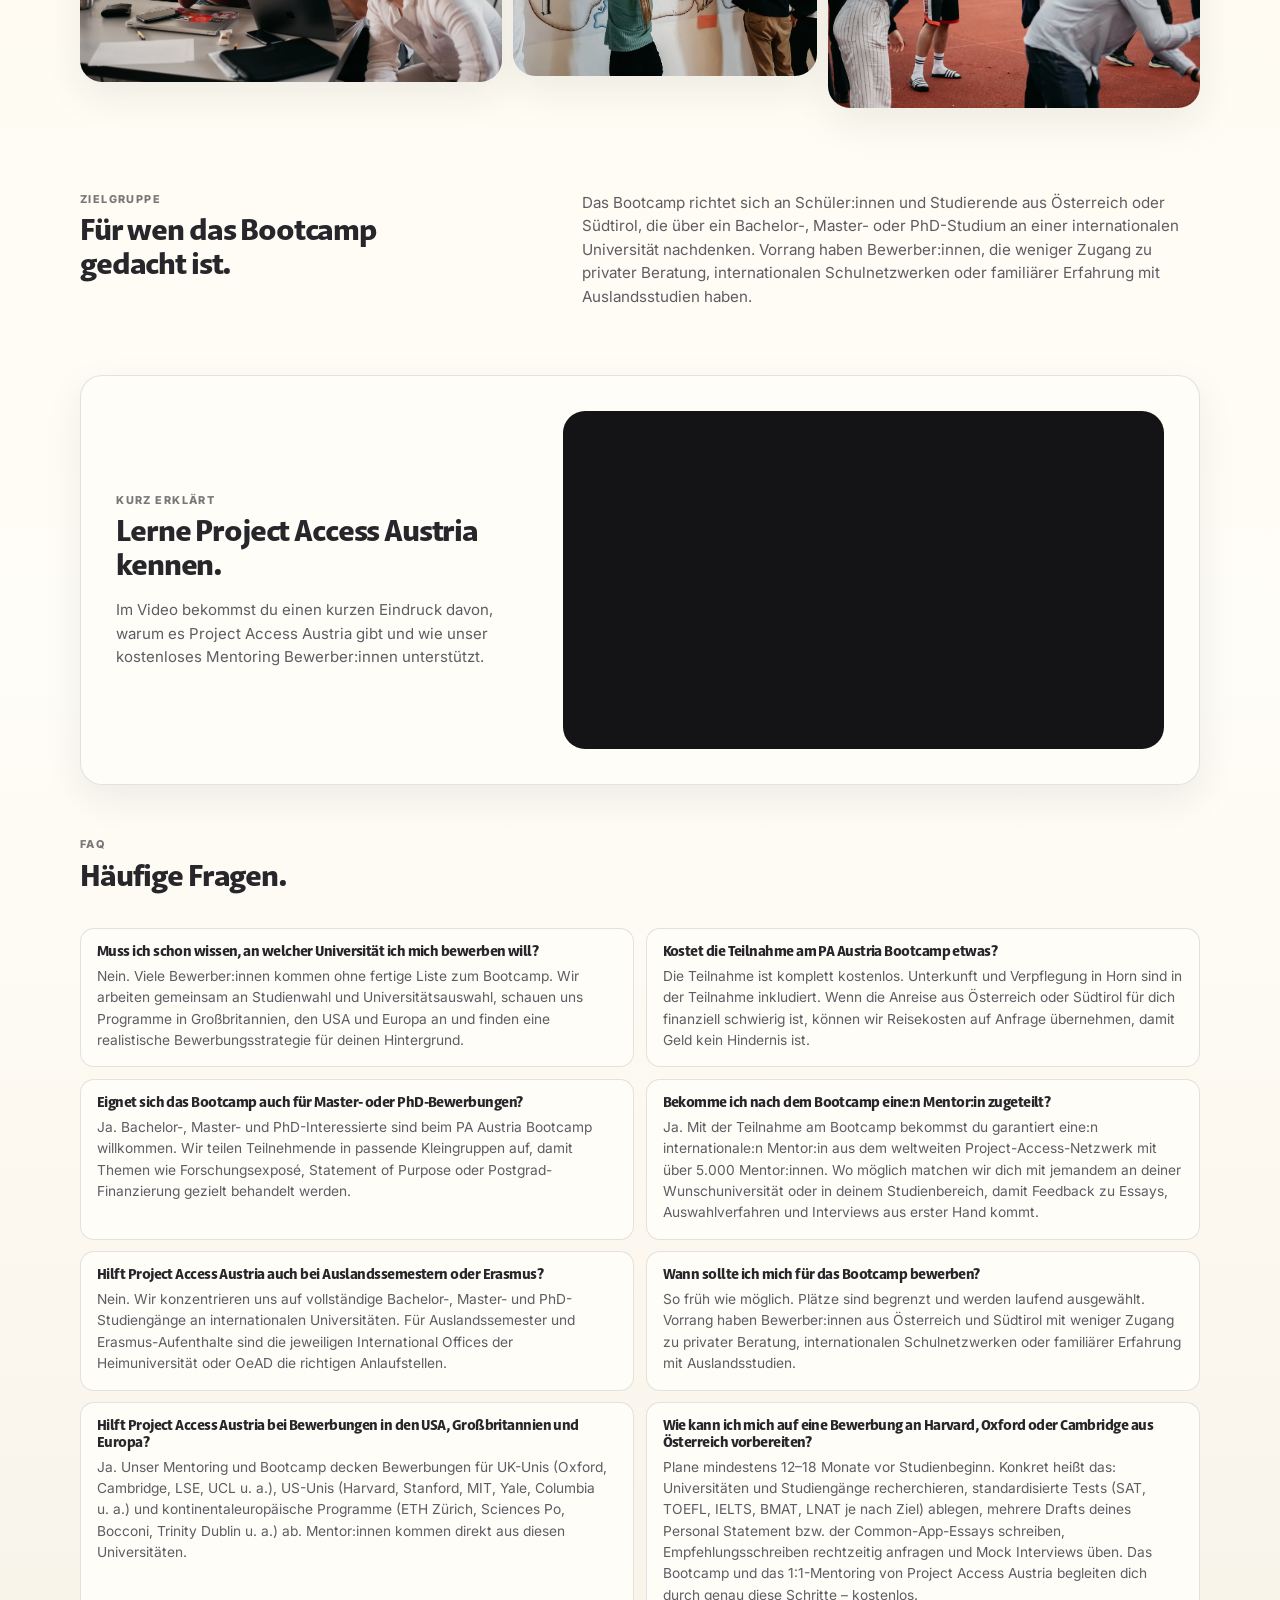
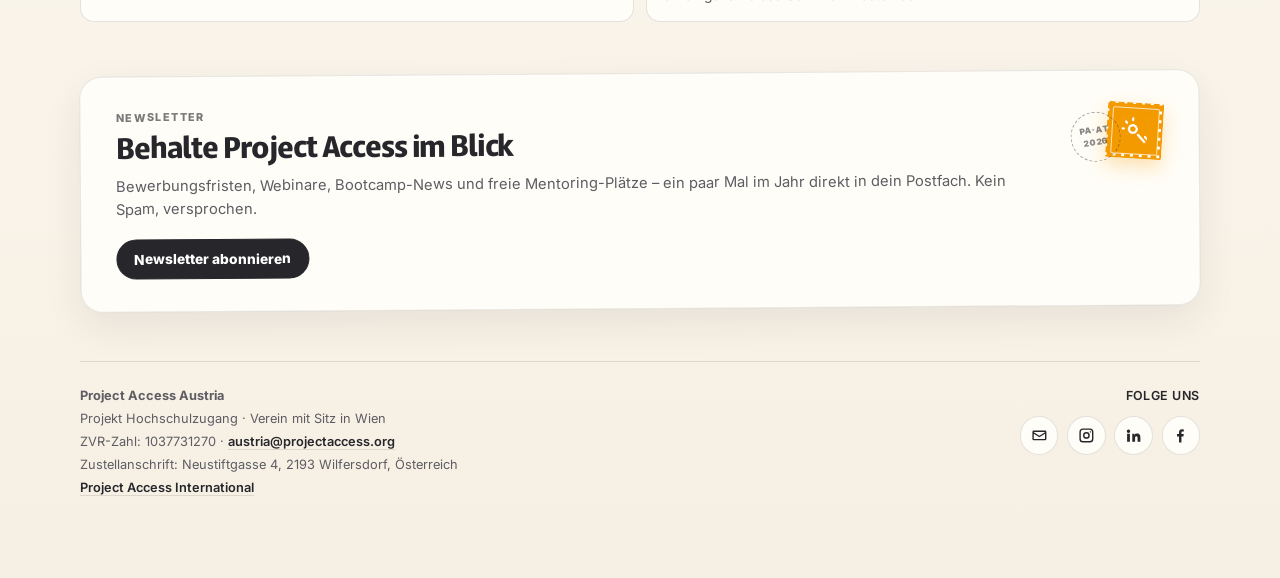
<file: bootcamp.html>
<!doctype html>
<html lang="de">
  <head>
    <meta charset="utf-8" />
    <meta name="viewport" content="width=device-width, initial-scale=1" />

    <title>Bootcamp 2026 – Bewerbungstraining für Auslandsstudium | PA Austria</title>
    <meta name="description" content="23.–26. Juli 2026 in Horn: Vier Tage kostenloses Bewerbungstraining für Schüler:innen und Studierende aus Österreich und Südtirol. Studienwahl, Personal Statement, Essays, Mock Interviews und Finanzierung – inklusive Unterkunft und Verpflegung." />
    <meta name="keywords" content="Bewerbungs Bootcamp Österreich, Auslandsstudium Bootcamp, Personal Statement Coaching Österreich, Mock Interview Cambridge, Studium Ausland Vorbereitung, kostenlos Bewerben Top Uni" />
    <meta name="author" content="Project Access Austria" />
    <meta name="robots" content="index,follow,max-image-preview:large,max-snippet:-1,max-video-preview:-1" />
    <meta name="referrer" content="strict-origin-when-cross-origin" />
    <meta name="theme-color" content="#26262b" />
    <meta name="format-detection" content="telephone=no" />
    <meta name="generator" content="Jinja2 + build.py" />

    <link rel="canonical" href="https://projectaccess.at/bootcamp.html" />
    <link rel="alternate" hreflang="de" href="https://projectaccess.at/bootcamp.html" />
    <link rel="alternate" hreflang="de-AT" href="https://projectaccess.at/bootcamp.html" />
    <link rel="alternate" hreflang="en" href="https://projectaccess.at/en/bootcamp.html" />
    <link rel="alternate" hreflang="x-default" href="https://projectaccess.at/en/bootcamp.html" />

    <meta property="og:type" content="event" />
    <meta property="og:site_name" content="Project Access Austria" />
    <meta property="og:locale" content="de_AT" />
    <meta property="og:locale:alternate" content="en_GB" />
    <meta property="og:title" content="Bootcamp 2026 – Bewerbungstraining für Auslandsstudium | PA Austria" />
    <meta property="og:description" content="23.–26. Juli 2026 in Horn: Vier Tage kostenloses Bewerbungstraining für Schüler:innen und Studierende aus Österreich und Südtirol. Studienwahl, Personal Statement, Essays, Mock Interviews und Finanzierung – inklusive Unterkunft und Verpflegung." />
    <meta property="og:url" content="https://projectaccess.at/bootcamp.html" />
    <meta property="og:image" content="https://projectaccess.at/assets/Website_1.webp" />
    <meta property="og:image:alt" content="Workshop beim Project Access Austria Bewerbungs-Bootcamp" />

    <meta name="twitter:card" content="summary_large_image" />
    <meta name="twitter:title" content="Bootcamp 2026 – Bewerbungstraining für Auslandsstudium | PA Austria" />
    <meta name="twitter:description" content="23.–26. Juli 2026 in Horn: Vier Tage kostenloses Bewerbungstraining für Schüler:innen und Studierende aus Österreich und Südtirol. Studienwahl, Personal Statement, Essays, Mock Interviews und Finanzierung – inklusive Unterkunft und Verpflegung." />
    <meta name="twitter:image" content="https://projectaccess.at/assets/Website_1.webp" />
    <meta name="twitter:image:alt" content="Workshop beim Project Access Austria Bewerbungs-Bootcamp" />

    <link rel="icon" href="https://projectaccess.at/favicon.ico" sizes="48x48" />
    <link rel="icon" type="image/png" sizes="192x192" href="https://projectaccess.at/assets/pa-favicon-192.png" />
    <link rel="icon" type="image/png" sizes="32x32" href="https://projectaccess.at/assets/pa-favicon-32.png" />
    <link rel="apple-touch-icon" sizes="180x180" href="https://projectaccess.at/assets/pa-favicon-180.png" />

    <link rel="preconnect" href="https://fonts.googleapis.com" />
    <link rel="preconnect" href="https://fonts.gstatic.com" crossorigin />
    <link
      href="https://fonts.googleapis.com/css2?family=Inter:wght@500;600;700;800;900&display=swap"
      rel="stylesheet"
    />
    <link rel="stylesheet" href="styles.css" />

    <script type="application/ld+json">
{
  "@context": "https://schema.org",
  "@graph": [
    {
      "@type": ["NGO", "EducationalOrganization"],
      "@id": "https://projectaccess.at/#organization",
      "name": "Project Access Austria",
      "legalName": "Projekt Hochschulzugang",
      "alternateName": ["PA\u00a0Austria", "Project\u00a0Access\u00a0\u00d6sterreich", "Projekt Hochschulzugang"],
      "url": "https://projectaccess.at/",
      "logo": {
        "@type": "ImageObject",
        "url": "https://projectaccess.at/assets/pa-favicon-192.png",
        "width": 2500,
        "height": 1000
      },
      "image": "https://projectaccess.at/assets/DSC07622.webp",
      "description": "Project\u00a0Access\u00a0Austria ist die \u00f6sterreichische Sektion des internationalen Project-Access-Netzwerks. Wir unterst\u00fctzen Sch\u00fcler:innen und Studierende aus \u00d6sterreich und S\u00fcdtirol kostenlos bei Bewerbungen an selektive internationale Universit\u00e4ten \u2013 mit 1:1-Mentoring, einem j\u00e4hrlichen Bewerbungs-Bootcamp, Schulbesuchen und Webinaren.",
      "foundingDate": "2018",
      "email": "austria@projectaccess.org",
      "address": {
        "@type": "PostalAddress",
        "streetAddress": "Neustiftgasse 4",
        "postalCode": "2193",
        "addressLocality": "Wilfersdorf",
        "addressRegion": "Nieder\u00f6sterreich",
        "addressCountry": "AT"
      },
      "areaServed": [
        {"@type": "Country", "name": "AT" },
        {"@type": "Country", "name": "IT-32-BZ" }
      ],
      "knowsAbout": ["Bewerbung an internationalen Universit\u00e4ten", "Studium in den USA", "Studium in Gro\u00dfbritannien", "Oxford und Cambridge Bewerbungen", "Personal Statement und Essays", "Stipendien und Studienfinanzierung", "Mentoring f\u00fcr Sch\u00fcler:innen", "Auslandsstudium f\u00fcr Sch\u00fcler:innen aus \u00d6sterreich und S\u00fcdtirol"],
      "knowsLanguage": ["de", "en"],
      "identifier": {
        "@type": "PropertyValue",
        "propertyID": "ZVR-Zahl",
        "value": "1037731270"
      },
      "parentOrganization": {
        "@type": "NGO",
        "name": "Project\u00a0Access",
        "url": "https://projectaccess.org"
      },
      "sameAs": ["https://projectaccess.org", "https://www.instagram.com/projectaccess.at/", "https://www.linkedin.com/company/project-access-austria/", "https://www.facebook.com/projectaccessaustria/"],
      "contactPoint": [
        {
          "@type": "ContactPoint",
          "contactType": "general inquiries",
          "email": "austria@projectaccess.org",
          "availableLanguage": ["German", "English"],
          "areaServed": ["AT", "IT-32-BZ"]
        }
      ]
    },
    {
      "@type": "WebSite",
      "@id": "https://projectaccess.at/#website",
      "url": "https://projectaccess.at/",
      "name": "Project Access Austria",
      "inLanguage": ["de-AT", "en"],
      "publisher": {"@id": "https://projectaccess.at/#organization"},
      "description": "Project\u00a0Access\u00a0Austria ist die \u00f6sterreichische Sektion des internationalen Project-Access-Netzwerks. Wir unterst\u00fctzen Sch\u00fcler:innen und Studierende aus \u00d6sterreich und S\u00fcdtirol kostenlos bei Bewerbungen an selektive internationale Universit\u00e4ten \u2013 mit 1:1-Mentoring, einem j\u00e4hrlichen Bewerbungs-Bootcamp, Schulbesuchen und Webinaren."
    },
    {
      "@type": "WebPage",
      "@id": "https://projectaccess.at/bootcamp.html#webpage",
      "url": "https://projectaccess.at/bootcamp.html",
      "name": "Bootcamp 2026 \u2013 Bewerbungstraining f\u00fcr Auslandsstudium | PA\u00a0Austria",
      "description": "23.\u201326.\u00a0Juli\u00a02026 in\u00a0Horn: Vier Tage kostenloses Bewerbungstraining f\u00fcr Sch\u00fcler:innen und Studierende aus \u00d6sterreich und S\u00fcdtirol. Studienwahl, Personal Statement, Essays, Mock Interviews und Finanzierung \u2013 inklusive Unterkunft und Verpflegung.",
      "inLanguage": "de-AT",
      "isPartOf": {"@id": "https://projectaccess.at/#website"},
      "about": {"@id": "https://projectaccess.at/#organization"},
      "primaryImageOfPage": {
        "@type": "ImageObject",
        "url": "https://projectaccess.at/assets/Website_1.webp"
      },
      "breadcrumb": {"@id": "https://projectaccess.at/bootcamp.html#breadcrumb"}
    },
    {
      "@type": "BreadcrumbList",
      "@id": "https://projectaccess.at/bootcamp.html#breadcrumb",
      "itemListElement": [
        {
          "@type": "ListItem",
          "position": 1,
          "name": "Project Access Austria",
          "item": "https://projectaccess.at/"
        },
        {
          "@type": "ListItem",
          "position": 2,
          "name": "Bootcamp 2026 \u2013 Bewerbungstraining f\u00fcr Auslandsstudium | PA\u00a0Austria",
          "item": "https://projectaccess.at/bootcamp.html"
        }
      ]
    }
  ]
}
</script>

    
<script type="application/ld+json">
{
  "@context": "https://schema.org",
  "@type": "EducationEvent",
  "@id": "https://projectaccess.at/bootcamp.html#bootcamp-2026",
  "name": "Project\u00a0Access\u00a0Austria Bootcamp 2026",
  "description": "23.\u201326.\u00a0Juli\u00a02026 in\u00a0Horn: Vier Tage kostenloses Bewerbungstraining f\u00fcr Sch\u00fcler:innen und Studierende aus \u00d6sterreich und S\u00fcdtirol. Studienwahl, Personal Statement, Essays, Mock Interviews und Finanzierung \u2013 inklusive Unterkunft und Verpflegung.",
  "url": "https://projectaccess.at/bootcamp.html",
  "image": "https://projectaccess.at/assets/Website_1.webp",
  "inLanguage": ["de-AT", "en"],
  "startDate": "2026-07-23",
  "endDate": "2026-07-26",
  "eventAttendanceMode": "https://schema.org/OfflineEventAttendanceMode",
  "eventStatus": "https://schema.org/EventScheduled",
  "isAccessibleForFree": true,
  "educationalLevel": "Secondary and tertiary applicants",
  "teaches": [
    "University course choice",
    "Personal statement and admissions essays",
    "CV and recommendation letters",
    "Standardised admissions tests",
    "Mock interviews (e.g.\u00a0Cambridge style)",
    "Funding, scholarships and living costs abroad"
  ],
  "location": {
    "@type": "Place",
    "name": "Horn,\u00a0Niederösterreich",
    "address": {
      "@type": "PostalAddress",
      "addressLocality": "Horn",
      "addressRegion": "Niederösterreich",
      "addressCountry": "AT"
    }
  },
  "organizer": {"@id": "https://projectaccess.at/#organization"},
  "performer": {"@id": "https://projectaccess.at/#organization"},
  "audience": {
    "@type": "EducationalAudience",
    "educationalRole": "Prospective applicants from Austria and South Tyrol"
  },
  "offers": {
    "@type": "Offer",
    "price": "0",
    "priceCurrency": "EUR",
    "availability": "https://schema.org/SoldOut",
    "validFrom": "2025-09-01",
    "url": "https://projectaccess.at/bootcamp.html",
    "category": "Free, including accommodation and meals"
  }
}
</script>
<script type="application/ld+json">
{
  "@context": "https://schema.org",
  "@type": "FAQPage",
  "@id": "https://projectaccess.at/bootcamp.html#faq",
  "mainEntity": [
    {
      "@type": "Question",
      "name": "Muss ich schon wissen, an welcher Universit\u00e4t ich mich bewerben will?",
      "acceptedAnswer": {
        "@type": "Answer",
        "text": "Nein. Viele Bewerber:innen kommen ohne fertige Liste zum Bootcamp. Wir arbeiten gemeinsam an Studienwahl und Universit\u00e4tsauswahl, schauen uns Programme in Gro\u00dfbritannien, den USA und Europa an und finden eine realistische Bewerbungsstrategie f\u00fcr deinen Hintergrund."
      }
    },
    {
      "@type": "Question",
      "name": "Kostet die Teilnahme am PA\u00a0Austria Bootcamp etwas?",
      "acceptedAnswer": {
        "@type": "Answer",
        "text": "Die Teilnahme ist komplett kostenlos. Unterkunft und Verpflegung in Horn sind in der Teilnahme inkludiert. Wenn die Anreise aus \u00d6sterreich oder S\u00fcdtirol f\u00fcr dich finanziell schwierig ist, k\u00f6nnen wir Reisekosten auf Anfrage \u00fcbernehmen, damit Geld kein Hindernis ist."
      }
    },
    {
      "@type": "Question",
      "name": "Eignet sich das Bootcamp auch f\u00fcr Master- oder PhD-Bewerbungen?",
      "acceptedAnswer": {
        "@type": "Answer",
        "text": "Ja. Bachelor-, Master- und PhD-Interessierte sind beim PA\u00a0Austria Bootcamp willkommen. Wir teilen Teilnehmende in passende Kleingruppen auf, damit Themen wie Forschungsexpos\u00e9, Statement of Purpose oder Postgrad-Finanzierung gezielt behandelt werden."
      }
    },
    {
      "@type": "Question",
      "name": "Bekomme ich nach dem Bootcamp eine:n Mentor:in zugeteilt?",
      "acceptedAnswer": {
        "@type": "Answer",
        "text": "Ja. Mit der Teilnahme am Bootcamp bekommst du garantiert eine:n internationale:n Mentor:in aus dem weltweiten Project-Access-Netzwerk mit \u00fcber 5.000\u00a0Mentor:innen. Wo m\u00f6glich matchen wir dich mit jemandem an deiner Wunschuniversit\u00e4t oder in deinem Studienbereich, damit Feedback zu Essays, Auswahlverfahren und Interviews aus erster Hand kommt."
      }
    },
    {
      "@type": "Question",
      "name": "Hilft Project\u00a0Access\u00a0Austria auch bei Auslandssemestern oder Erasmus?",
      "acceptedAnswer": {
        "@type": "Answer",
        "text": "Nein. Wir konzentrieren uns auf vollst\u00e4ndige Bachelor-, Master- und PhD-Studieng\u00e4nge an internationalen Universit\u00e4ten. F\u00fcr Auslandssemester und Erasmus-Aufenthalte sind die jeweiligen International Offices der Heimuniversit\u00e4t oder OeAD die richtigen Anlaufstellen."
      }
    },
    {
      "@type": "Question",
      "name": "Wann sollte ich mich f\u00fcr das Bootcamp bewerben?",
      "acceptedAnswer": {
        "@type": "Answer",
        "text": "So fr\u00fch wie m\u00f6glich. Pl\u00e4tze sind begrenzt und werden laufend ausgew\u00e4hlt. Vorrang haben Bewerber:innen aus \u00d6sterreich und S\u00fcdtirol mit weniger Zugang zu privater Beratung, internationalen Schulnetzwerken oder famili\u00e4rer Erfahrung mit Auslandsstudien."
      }
    },
    {
      "@type": "Question",
      "name": "Hilft Project\u00a0Access\u00a0Austria bei Bewerbungen in den USA, Gro\u00dfbritannien und Europa?",
      "acceptedAnswer": {
        "@type": "Answer",
        "text": "Ja. Unser Mentoring und Bootcamp decken Bewerbungen f\u00fcr UK-Unis (Oxford, Cambridge, LSE, UCL u.\u00a0a.), US-Unis (Harvard, Stanford, MIT, Yale, Columbia u.\u00a0a.) und kontinentaleurop\u00e4ische Programme (ETH Z\u00fcrich, Sciences Po, Bocconi, Trinity Dublin u.\u00a0a.) ab. Mentor:innen kommen direkt aus diesen Universit\u00e4ten."
      }
    },
    {
      "@type": "Question",
      "name": "Wie kann ich mich auf eine Bewerbung an Harvard, Oxford oder Cambridge aus \u00d6sterreich vorbereiten?",
      "acceptedAnswer": {
        "@type": "Answer",
        "text": "Plane mindestens 12\u201318\u00a0Monate vor Studienbeginn. Konkret hei\u00dft das: Universit\u00e4ten und Studieng\u00e4nge recherchieren, standardisierte Tests (SAT, TOEFL, IELTS, BMAT, LNAT je nach Ziel) ablegen, mehrere Drafts deines Personal Statement bzw.\u00a0der Common-App-Essays schreiben, Empfehlungsschreiben rechtzeitig anfragen und Mock Interviews \u00fcben. Das Bootcamp und das 1:1-Mentoring von Project\u00a0Access\u00a0Austria begleiten dich durch genau diese Schritte \u2013 kostenlos."
      }
    }
  ]
}
</script>

  </head>
  <body>
        <header class="site-header">
      <a class="brand" href="index.html#top" aria-label="Project Access Austria Startseite">
        <img class="brand-logo" src="assets/logos/project-access-international.svg" alt="" aria-hidden="true" />
      </a>
      <div class="header-actions">
        <a class="lang-switch" href="en/bootcamp.html" aria-label="Sprache">
          <span class="lang-switch-link is-active" aria-current="true">DE</span>
          <span class="lang-switch-sep" aria-hidden="true">·</span>
          <span class="lang-switch-link" >EN</span>
        </a>
        
        
        <a class="button button-small header-cta header-cta-shortenable" href="https://airtable.com/appSrxV1MH9LEChsv/shriRjvsfQX4UZiSg">
          <span class="header-cta-label header-cta-label-full">Newsletter abonnieren</span>
          
          <span class="header-cta-label header-cta-label-short">Newsletter</span>
          
        </a>
        
      </div>
      <input
        id="site-nav-toggle"
        class="nav-toggle-input"
        type="checkbox"
        aria-label="Menü öffnen"
      />
      <label for="site-nav-toggle" class="nav-toggle" aria-hidden="true">
        <span class="nav-toggle-bars" aria-hidden="true"></span>
      </label>
      <div class="nav-shell-panel">
        <nav class="nav" aria-label="Hauptnavigation">
          <a href="index.html#programm">Programm</a>
          <a href="bootcamp.html" class="is-active" aria-current="page">Bootcamp</a>
          <a href="events.html">Events</a>
          <a href="partners.html">Partner</a>
          <a href="team.html">Team &amp; Mitmachen</a>
        </nav>
        <a class="mobile-lang-link" href="en/bootcamp.html">Englische Version</a>
      </div>
    </header>

    <main>
      
      <section class="page-hero page-hero-split section-shell">
        <div>
          <p class="eyebrow">Bootcamp 2026</p>
          <h1>Vier Tage für deine internationale <span class="mark">Bewerbung</span>.</h1>
          <p class="lead">Schüler:innen und Studierende aus Österreich und Südtirol arbeiten an ihren Bewerbungen, gemeinsam mit Admissions Officers, Studierenden und Alumni internationaler Universitäten. Die Teilnahme ist kostenlos.</p>
          <p class="hero-notice" role="status">Die Anmeldung für das Bootcamp 2026 ist geschlossen. Abonniere unseren Newsletter und bleib zu kommenden Bootcamps, Webinaren und Events auf dem Laufenden.</p>
          <div class="hero-actions">
            <a class="button" href="https://airtable.com/appSrxV1MH9LEChsv/shriRjvsfQX4UZiSg">Newsletter abonnieren</a>
            <a class="button button-secondary" href="mailto:austria@projectaccess.org?subject=Frage%20zum%20Bootcamp">Fragen stellen</a>
          </div>
        </div>
        <img class="page-hero-image" src="assets/DSC_6695.webp" alt="Teilnehmende beim Project Access Austria Bootcamp 2025" fetchpriority="high" decoding="async" />
      </section>

      <section class="section-shell compact-section">
        <dl class="details details-grid">
          <div>
            <dt>Datum</dt>
            <dd>23.–26. Juli 2026</dd>
          </div>
          <div>
            <dt>Ort</dt>
            <dd>Horn, Niederösterreich</dd>
          </div>
          <div>
            <dt>Kosten</dt>
            <dd>Gratis, inklusive Unterkunft und Verpflegung</dd>
          </div>
          <div>
            <dt>Teilnahme</dt>
            <dd>Bachelor, Master und PhD willkommen</dd>
          </div>
        </dl>
      </section>

      <section class="section-shell two-column-section">
        <div>
          <p class="eyebrow">Worum es geht</p>
          <h2>Was dich erwartet.</h2>
        </div>
        <div class="text-stack">
          <p>Vier Tage in kleinen Gruppen: Studienwahl, Essays, Interviews und Finanzierung. Du brauchst keinen fertigen Plan. Das Bootcamp ist besonders hilfreich, wenn du noch herausfindest, welche Universitäten passen und wie eine gute Bewerbung aufgebaut ist.</p>
        </div>
      </section>

      <section class="section-shell topics-section">
        <div class="section-heading">
          <p class="eyebrow">Inhalte</p>
          <h2>Daran arbeiten wir.</h2>
          <p>Das Bootcamp ist kein allgemeiner Infotag. Du arbeitest mit konkretem Feedback an deiner Studienwahl, an Personal Statement, CV, Empfehlungsschreiben, standardisierten Tests, Interviews und Finanzierung.</p>
        </div>
        <ul class="feature-list feature-list-prominent">
          <li>Studienwahl und realistische Bewerbungsstrategie</li>
          <li>Personal Statement, CV, Empfehlungsschreiben und standardisierte Tests</li>
          <li>Mock Interviews mit einem Cambridge Admissions Officer</li>
          <li>Workshops mit Partnern wie McKinsey und Schwarzman Scholars</li>
          <li>Finanzierung, Stipendien und Lebenshaltungskosten im Ausland</li>
          <li>Bewerbungsfristen, Zeitplan und Austausch mit anderen Bewerber:innen aus Österreich und Südtirol</li>
        </ul>
      </section>

      <section class="section-shell image-band" aria-label="Eindrücke vom Bootcamp">
        <img src="assets/Website_1.webp" alt="Workshop beim Project Access Austria Bootcamp" loading="lazy" decoding="async" />
        <img src="assets/DSC07694.webp" alt="Teilnehmende bei einer Gruppenarbeit" loading="lazy" decoding="async" />
        <img src="assets/DSC07819.webp" alt="Bootcamp-Teilnehmende bei einer Gruppenaktivität im Freien" loading="lazy" decoding="async" />
      </section>

      <section class="section-shell two-column-section">
        <div>
          <p class="eyebrow">Zielgruppe</p>
          <h2>Für wen das Bootcamp gedacht ist.</h2>
        </div>
        <div class="text-stack">
          <p>Das Bootcamp richtet sich an Schüler:innen und Studierende aus Österreich oder Südtirol, die über ein Bachelor-, Master- oder PhD-Studium an einer internationalen Universität nachdenken. Vorrang haben Bewerber:innen, die weniger Zugang zu privater Beratung, internationalen Schulnetzwerken oder familiärer Erfahrung mit Auslandsstudien haben.</p>
        </div>
      </section>

      <section class="section-shell video-section" aria-labelledby="bootcamp-video-heading">
        <div class="section-heading">
          <p class="eyebrow">Kurz erklärt</p>
          <h2 id="bootcamp-video-heading">Lerne Project Access Austria kennen.</h2>
          <p>Im Video bekommst du einen kurzen Eindruck davon, warum es Project Access Austria gibt und wie unser kostenloses Mentoring Bewerber:innen unterstützt.</p>
        </div>
        <div class="video-embed">
          <iframe
            src="https://www.youtube-nocookie.com/embed/lsg7zi7K1QU"
            title="Video: Project Access Austria – Einführung"
            referrerpolicy="strict-origin-when-cross-origin"
            allow="accelerometer; autoplay; clipboard-write; encrypted-media; gyroscope; picture-in-picture; web-share"
            allowfullscreen
            loading="lazy"
          ></iframe>
        </div>
      </section>

      <section class="section-shell faq-section">
        <div class="section-heading">
          <p class="eyebrow">FAQ</p>
          <h2>Häufige Fragen.</h2>
        </div>
        <div class="faq-grid">
          <article>
            <h3>Muss ich schon wissen, an welcher Universität ich mich bewerben will?</h3>
            <p>Nein. Viele Bewerber:innen kommen ohne fertige Liste zum Bootcamp. Wir arbeiten gemeinsam an Studienwahl und Universitätsauswahl, schauen uns Programme in Großbritannien, den USA und Europa an und finden eine realistische Bewerbungsstrategie für deinen Hintergrund.</p>
          </article>
          <article>
            <h3>Kostet die Teilnahme am PA Austria Bootcamp etwas?</h3>
            <p>Die Teilnahme ist komplett kostenlos. Unterkunft und Verpflegung in Horn sind in der Teilnahme inkludiert. Wenn die Anreise aus Österreich oder Südtirol für dich finanziell schwierig ist, können wir Reisekosten auf Anfrage übernehmen, damit Geld kein Hindernis ist.</p>
          </article>
          <article>
            <h3>Eignet sich das Bootcamp auch für Master- oder PhD-Bewerbungen?</h3>
            <p>Ja. Bachelor-, Master- und PhD-Interessierte sind beim PA Austria Bootcamp willkommen. Wir teilen Teilnehmende in passende Kleingruppen auf, damit Themen wie Forschungsexposé, Statement of Purpose oder Postgrad-Finanzierung gezielt behandelt werden.</p>
          </article>
          <article>
            <h3>Bekomme ich nach dem Bootcamp eine:n Mentor:in zugeteilt?</h3>
            <p>Ja. Mit der Teilnahme am Bootcamp bekommst du garantiert eine:n internationale:n Mentor:in aus dem weltweiten Project-Access-Netzwerk mit über 5.000 Mentor:innen. Wo möglich matchen wir dich mit jemandem an deiner Wunschuniversität oder in deinem Studienbereich, damit Feedback zu Essays, Auswahlverfahren und Interviews aus erster Hand kommt.</p>
          </article>
          <article>
            <h3>Hilft Project Access Austria auch bei Auslandssemestern oder Erasmus?</h3>
            <p>Nein. Wir konzentrieren uns auf vollständige Bachelor-, Master- und PhD-Studiengänge an internationalen Universitäten. Für Auslandssemester und Erasmus-Aufenthalte sind die jeweiligen International Offices der Heimuniversität oder OeAD die richtigen Anlaufstellen.</p>
          </article>
          <article>
            <h3>Wann sollte ich mich für das Bootcamp bewerben?</h3>
            <p>So früh wie möglich. Plätze sind begrenzt und werden laufend ausgewählt. Vorrang haben Bewerber:innen aus Österreich und Südtirol mit weniger Zugang zu privater Beratung, internationalen Schulnetzwerken oder familiärer Erfahrung mit Auslandsstudien.</p>
          </article>
          <article>
            <h3>Hilft Project Access Austria bei Bewerbungen in den USA, Großbritannien und Europa?</h3>
            <p>Ja. Unser Mentoring und Bootcamp decken Bewerbungen für UK-Unis (Oxford, Cambridge, LSE, UCL u. a.), US-Unis (Harvard, Stanford, MIT, Yale, Columbia u. a.) und kontinentaleuropäische Programme (ETH Zürich, Sciences Po, Bocconi, Trinity Dublin u. a.) ab. Mentor:innen kommen direkt aus diesen Universitäten.</p>
          </article>
          <article>
            <h3>Wie kann ich mich auf eine Bewerbung an Harvard, Oxford oder Cambridge aus Österreich vorbereiten?</h3>
            <p>Plane mindestens 12–18 Monate vor Studienbeginn. Konkret heißt das: Universitäten und Studiengänge recherchieren, standardisierte Tests (SAT, TOEFL, IELTS, BMAT, LNAT je nach Ziel) ablegen, mehrere Drafts deines Personal Statement bzw. der Common-App-Essays schreiben, Empfehlungsschreiben rechtzeitig anfragen und Mock Interviews üben. Das Bootcamp und das 1:1-Mentoring von Project Access Austria begleiten dich durch genau diese Schritte – kostenlos.</p>
          </article>
        </div>
      </section>

            <section class="newsletter section-shell" aria-label="Newsletter abonnieren">
        <a class="newsletter-postcard" href="https://airtable.com/appSrxV1MH9LEChsv/shriRjvsfQX4UZiSg" target="_blank" rel="noopener">
          <div class="newsletter-copy">
            <p class="eyebrow">Newsletter</p>
            <h2>Behalte Project Access im Blick</h2>
            <p>Bewerbungsfristen, Webinare, Bootcamp-News und freie Mentoring-Plätze – ein paar Mal im Jahr direkt in dein Postfach. Kein Spam, versprochen.</p>
            <span class="button newsletter-button">Newsletter abonnieren</span>
          </div>
          <div class="newsletter-postage" aria-hidden="true">
            <span class="newsletter-postmark">
              <span>PA·AT</span>
              <span>2026</span>
            </span>
            <span class="newsletter-stamp">
              <span class="newsletter-stamp-inner">
                <img src="assets/pa-logomark-white.webp" alt="" loading="lazy" decoding="async" />
              </span>
            </span>
          </div>
        </a>
      </section>

    </main>
    
    <footer class="footer">
      <div class="footer-info">
        <strong>Project Access Austria</strong>
        <p>Projekt Hochschulzugang · Verein mit Sitz in Wien</p>
        <p>ZVR-Zahl: 1037731270 · <a href="mailto:austria@projectaccess.org">austria@projectaccess.org</a></p>
        <p>Zustellanschrift: Neustiftgasse 4, 2193 Wilfersdorf, Österreich</p>
        <p>
          <a href="https://projectaccess.org">Project Access International</a>
        </p>
        <p class="footer-lang-link">
          <a href="en/bootcamp.html">Englische Version</a>
        </p>
      </div>
      <div class="footer-socials">
        <span class="footer-socials-heading">Folge uns</span>
        <ul class="footer-socials-list">
          
          <li>
            <a class="footer-social footer-social-email"
               href="mailto:austria@projectaccess.org"
               aria-label="E-Mail an Project Access Austria"
               >
              <span class="footer-social-icon" aria-hidden="true"><svg viewBox="0 0 24 24" aria-hidden="true" focusable="false"><path d="M4 5h16a2 2 0 0 1 2 2v10a2 2 0 0 1-2 2H4a2 2 0 0 1-2-2V7a2 2 0 0 1 2-2zm0 2v.4l8 5 8-5V7H4zm16 2.7-7.47 4.67a1 1 0 0 1-1.06 0L4 9.7V17h16V9.7z"/></svg></span>
              <span class="footer-social-label">E-Mail</span>
            </a>
          </li>
          
          <li>
            <a class="footer-social footer-social-instagram"
               href="https://www.instagram.com/projectaccess.at/"
               aria-label="Project Access Austria auf Instagram"
               target="_blank" rel="noopener">
              <span class="footer-social-icon" aria-hidden="true"><svg viewBox="0 0 24 24" aria-hidden="true" focusable="false"><path d="M7 2h10a5 5 0 0 1 5 5v10a5 5 0 0 1-5 5H7a5 5 0 0 1-5-5V7a5 5 0 0 1 5-5zm0 2a3 3 0 0 0-3 3v10a3 3 0 0 0 3 3h10a3 3 0 0 0 3-3V7a3 3 0 0 0-3-3H7zm5 3.2a4.8 4.8 0 1 1 0 9.6 4.8 4.8 0 0 1 0-9.6zm0 2a2.8 2.8 0 1 0 0 5.6 2.8 2.8 0 0 0 0-5.6zM17.8 6a1 1 0 1 1 0 2 1 1 0 0 1 0-2z"/></svg></span>
              <span class="footer-social-label">Instagram</span>
            </a>
          </li>
          
          <li>
            <a class="footer-social footer-social-linkedin"
               href="https://www.linkedin.com/company/project-access-austria/"
               aria-label="Project Access Austria auf LinkedIn"
               target="_blank" rel="noopener">
              <span class="footer-social-icon" aria-hidden="true"><svg viewBox="0 0 24 24" aria-hidden="true" focusable="false"><path d="M4.98 3.5a2.5 2.5 0 1 1 0 5 2.5 2.5 0 0 1 0-5zM3 9.75h4V21H3V9.75zM9.5 9.75h3.83v1.54h.05a4.2 4.2 0 0 1 3.78-2.08c4.04 0 4.79 2.66 4.79 6.12V21h-4v-4.94c0-1.18-.02-2.7-1.65-2.7-1.65 0-1.9 1.29-1.9 2.62V21h-4V9.75z"/></svg></span>
              <span class="footer-social-label">LinkedIn</span>
            </a>
          </li>
          
          <li>
            <a class="footer-social footer-social-facebook"
               href="https://www.facebook.com/projectaccessaustria/"
               aria-label="Project Access Austria auf Facebook"
               target="_blank" rel="noopener">
              <span class="footer-social-icon" aria-hidden="true"><svg viewBox="0 0 24 24" aria-hidden="true" focusable="false"><path d="M13.5 22v-8.5h2.86l.43-3.32H13.5V8.06c0-.96.27-1.62 1.65-1.62h1.76V3.47A23.5 23.5 0 0 0 14.34 3.3c-2.55 0-4.3 1.56-4.3 4.42v2.46H7.18v3.32h2.86V22h3.46z"/></svg></span>
              <span class="footer-social-label">Facebook</span>
            </a>
          </li>
          
        </ul>
      </div>
    </footer>

  </body>
</html>
</file>
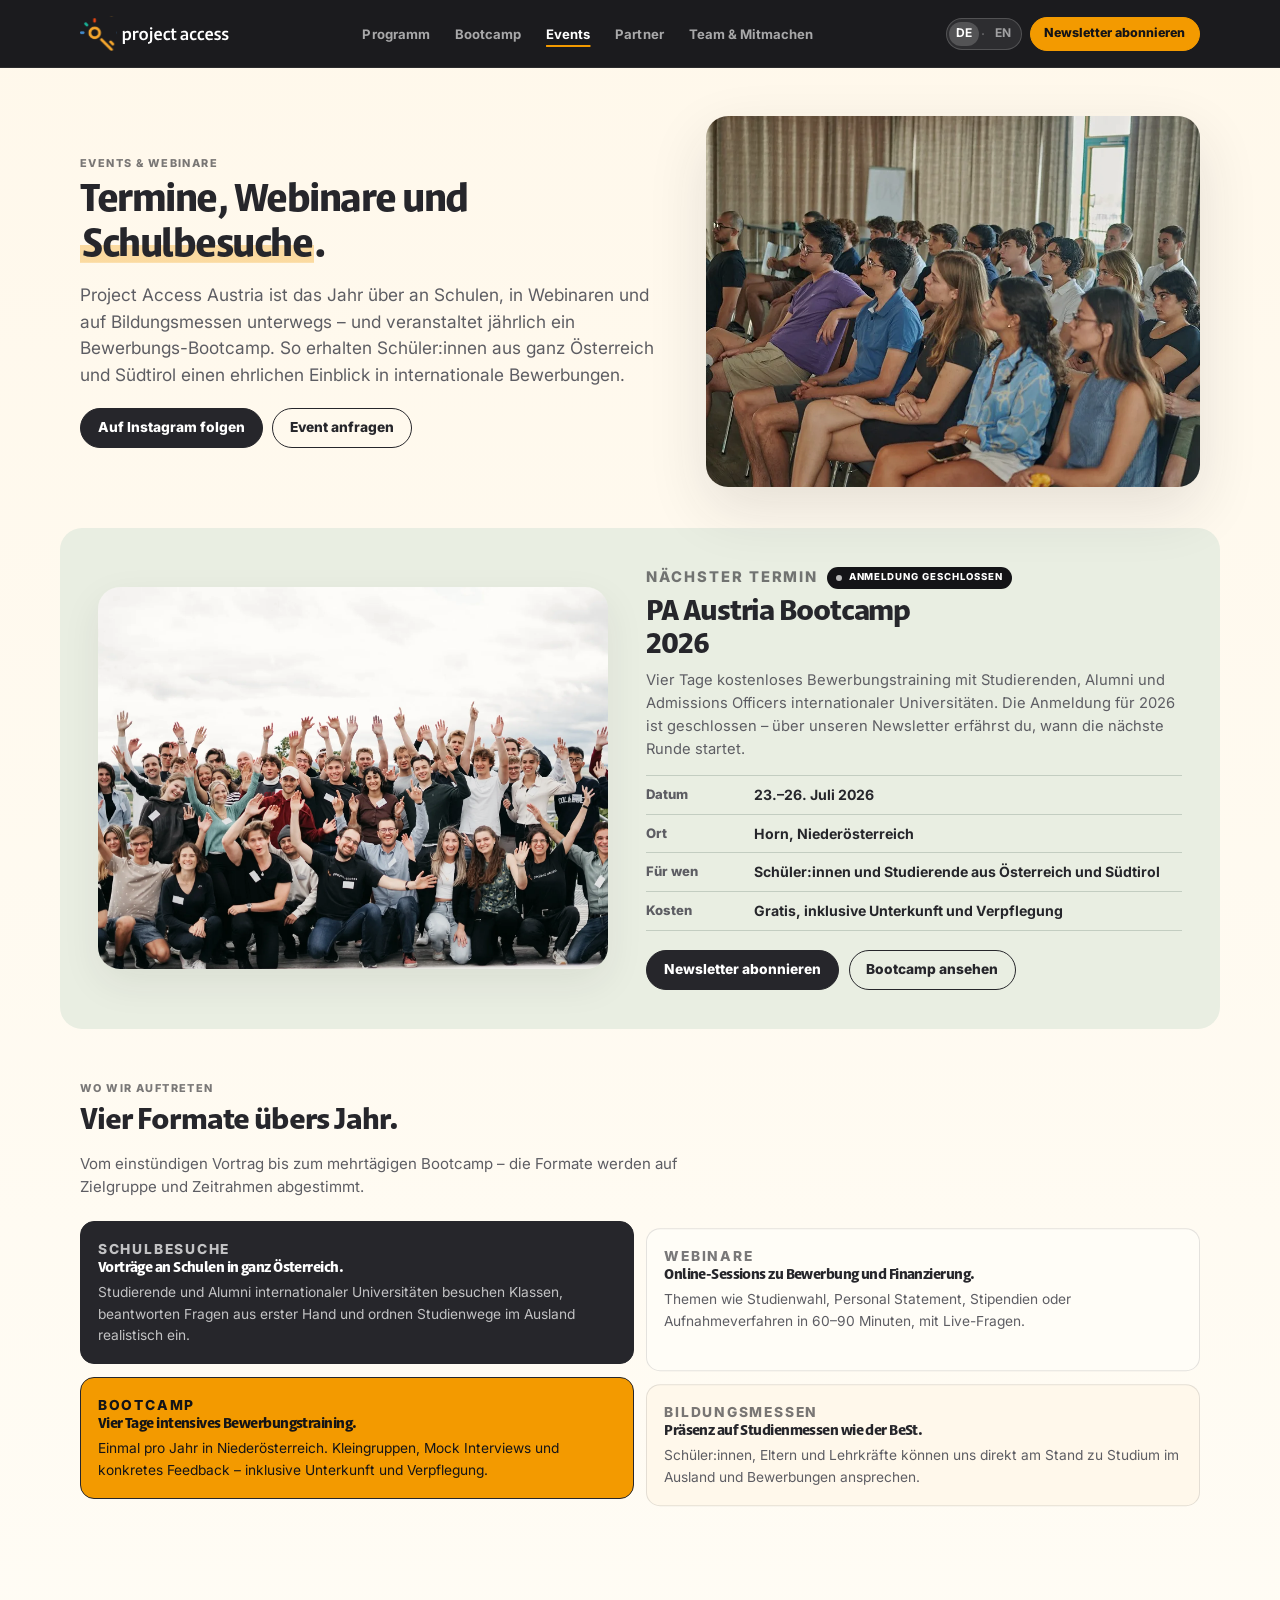
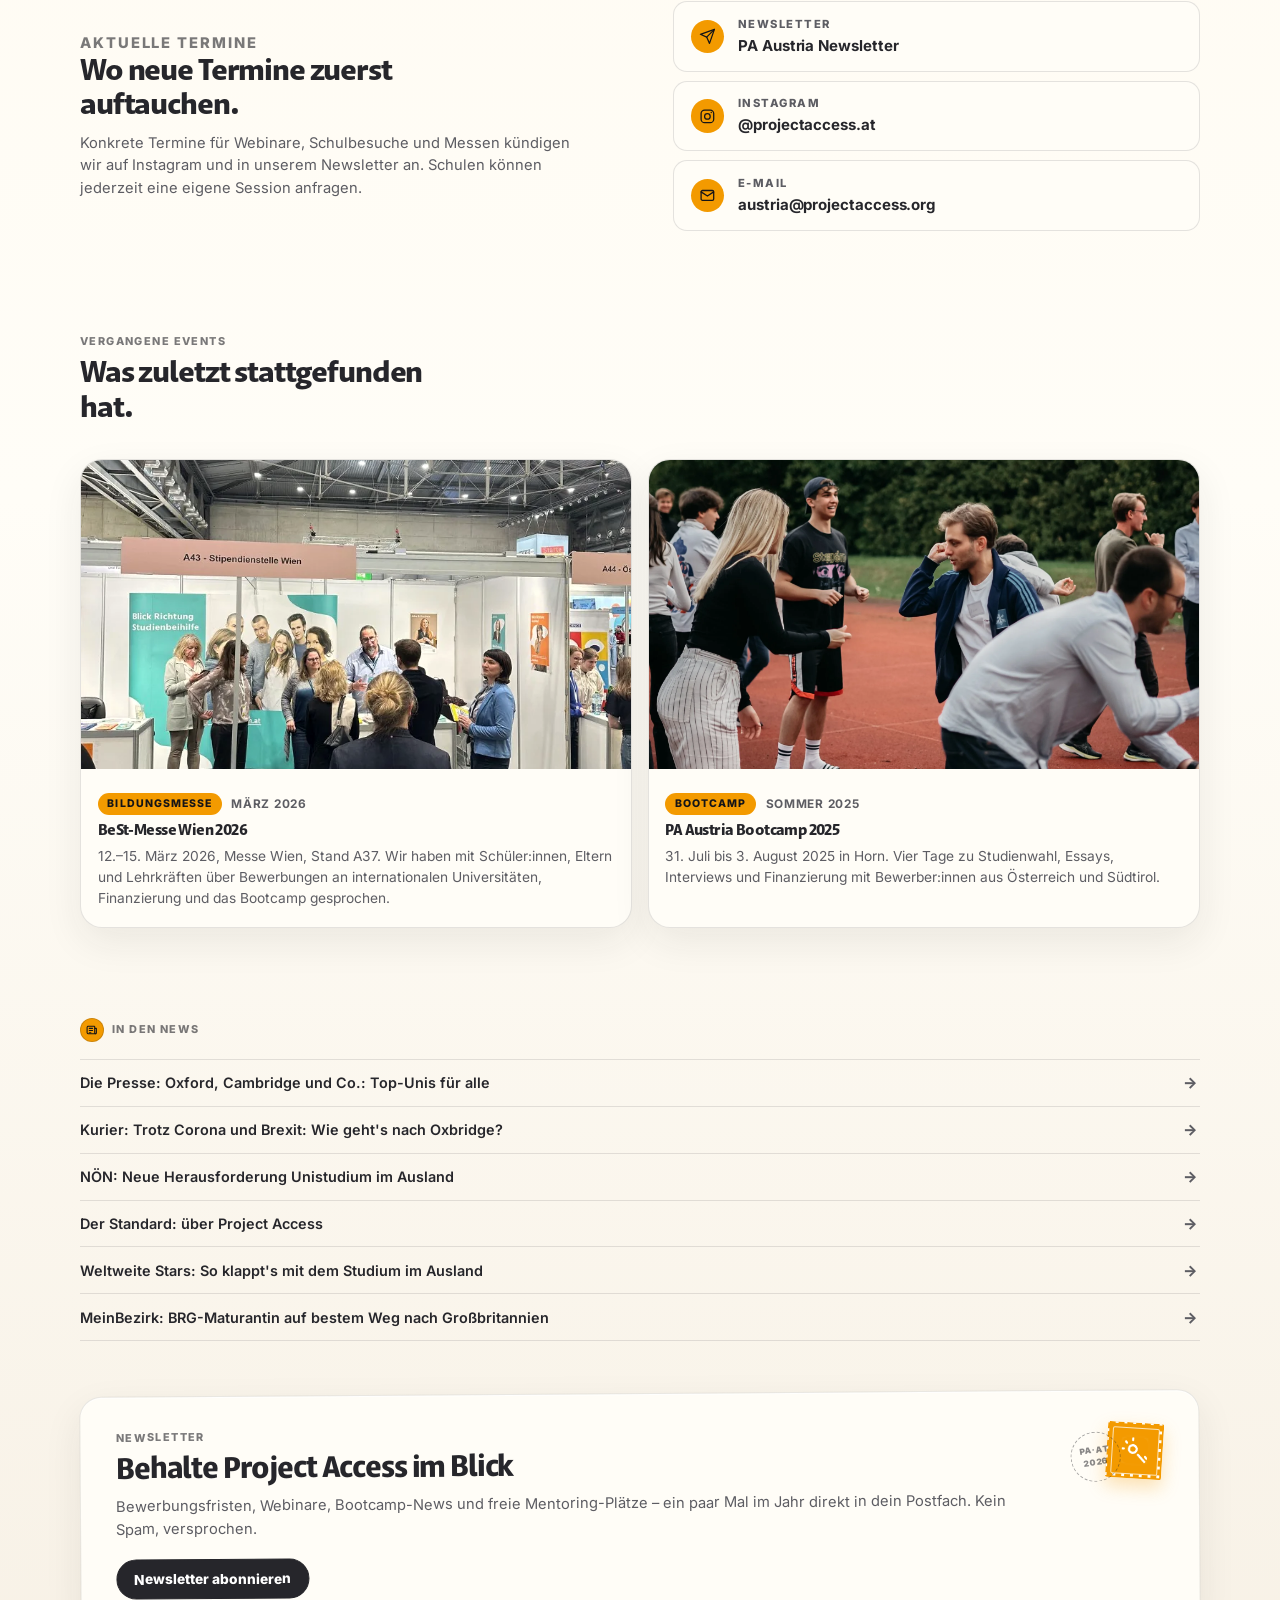
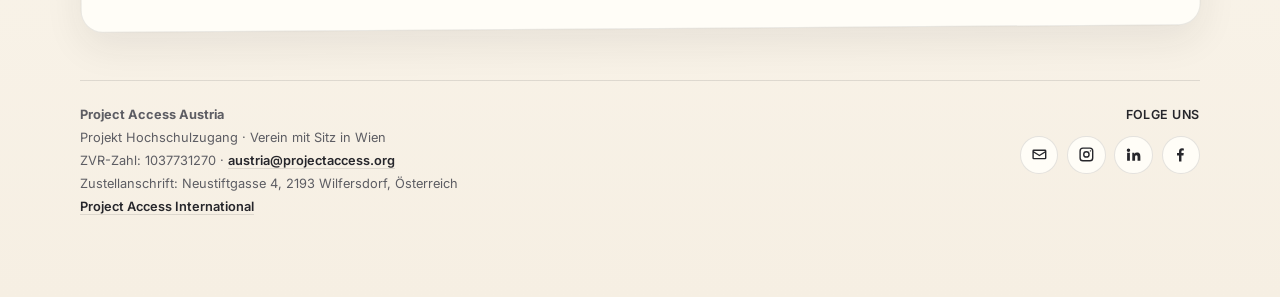
<file: events.html>
<!doctype html>
<html lang="de">
  <head>
    <meta charset="utf-8" />
    <meta name="viewport" content="width=device-width, initial-scale=1" />

    <title>Events, Webinare &amp; Schulbesuche in Österreich | PA Austria</title>
    <meta name="description" content="Termine zu Auslandsstudium-Webinaren, Schulbesuchen, Studienmessen und dem PA Austria Bootcamp. Project Access Austria bringt Bewerbungsberatung kostenlos an Schulen in ganz Österreich." />
    <meta name="keywords" content="Webinar Auslandsstudium Österreich, Schulvortrag Studium Ausland, BeSt Messe Wien, Studienberatung Schule Österreich, Bewerbungsberatung Wien" />
    <meta name="author" content="Project Access Austria" />
    <meta name="robots" content="index,follow,max-image-preview:large,max-snippet:-1,max-video-preview:-1" />
    <meta name="referrer" content="strict-origin-when-cross-origin" />
    <meta name="theme-color" content="#26262b" />
    <meta name="format-detection" content="telephone=no" />
    <meta name="generator" content="Jinja2 + build.py" />

    <link rel="canonical" href="https://projectaccess.at/events.html" />
    <link rel="alternate" hreflang="de" href="https://projectaccess.at/events.html" />
    <link rel="alternate" hreflang="de-AT" href="https://projectaccess.at/events.html" />
    <link rel="alternate" hreflang="en" href="https://projectaccess.at/en/events.html" />
    <link rel="alternate" hreflang="x-default" href="https://projectaccess.at/en/events.html" />

    <meta property="og:type" content="website" />
    <meta property="og:site_name" content="Project Access Austria" />
    <meta property="og:locale" content="de_AT" />
    <meta property="og:locale:alternate" content="en_GB" />
    <meta property="og:title" content="Events, Webinare &amp; Schulbesuche in Österreich | PA Austria" />
    <meta property="og:description" content="Termine zu Auslandsstudium-Webinaren, Schulbesuchen, Studienmessen und dem PA Austria Bootcamp. Project Access Austria bringt Bewerbungsberatung kostenlos an Schulen in ganz Österreich." />
    <meta property="og:url" content="https://projectaccess.at/events.html" />
    <meta property="og:image" content="https://projectaccess.at/assets/DSC07622.webp" />
    <meta property="og:image:alt" content="Teilnehmende und Mentor:innen beim Project Access Austria Bootcamp" />

    <meta name="twitter:card" content="summary_large_image" />
    <meta name="twitter:title" content="Events, Webinare &amp; Schulbesuche in Österreich | PA Austria" />
    <meta name="twitter:description" content="Termine zu Auslandsstudium-Webinaren, Schulbesuchen, Studienmessen und dem PA Austria Bootcamp. Project Access Austria bringt Bewerbungsberatung kostenlos an Schulen in ganz Österreich." />
    <meta name="twitter:image" content="https://projectaccess.at/assets/DSC07622.webp" />
    <meta name="twitter:image:alt" content="Teilnehmende und Mentor:innen beim Project Access Austria Bootcamp" />

    <link rel="icon" href="https://projectaccess.at/favicon.ico" sizes="48x48" />
    <link rel="icon" type="image/png" sizes="192x192" href="https://projectaccess.at/assets/pa-favicon-192.png" />
    <link rel="icon" type="image/png" sizes="32x32" href="https://projectaccess.at/assets/pa-favicon-32.png" />
    <link rel="apple-touch-icon" sizes="180x180" href="https://projectaccess.at/assets/pa-favicon-180.png" />

    <link rel="preconnect" href="https://fonts.googleapis.com" />
    <link rel="preconnect" href="https://fonts.gstatic.com" crossorigin />
    <link
      href="https://fonts.googleapis.com/css2?family=Inter:wght@500;600;700;800;900&display=swap"
      rel="stylesheet"
    />
    <link rel="stylesheet" href="styles.css" />

    <script type="application/ld+json">
{
  "@context": "https://schema.org",
  "@graph": [
    {
      "@type": ["NGO", "EducationalOrganization"],
      "@id": "https://projectaccess.at/#organization",
      "name": "Project Access Austria",
      "legalName": "Projekt Hochschulzugang",
      "alternateName": ["PA\u00a0Austria", "Project\u00a0Access\u00a0\u00d6sterreich", "Projekt Hochschulzugang"],
      "url": "https://projectaccess.at/",
      "logo": {
        "@type": "ImageObject",
        "url": "https://projectaccess.at/assets/pa-favicon-192.png",
        "width": 2500,
        "height": 1000
      },
      "image": "https://projectaccess.at/assets/DSC07622.webp",
      "description": "Project\u00a0Access\u00a0Austria ist die \u00f6sterreichische Sektion des internationalen Project-Access-Netzwerks. Wir unterst\u00fctzen Sch\u00fcler:innen und Studierende aus \u00d6sterreich und S\u00fcdtirol kostenlos bei Bewerbungen an selektive internationale Universit\u00e4ten \u2013 mit 1:1-Mentoring, einem j\u00e4hrlichen Bewerbungs-Bootcamp, Schulbesuchen und Webinaren.",
      "foundingDate": "2018",
      "email": "austria@projectaccess.org",
      "address": {
        "@type": "PostalAddress",
        "streetAddress": "Neustiftgasse 4",
        "postalCode": "2193",
        "addressLocality": "Wilfersdorf",
        "addressRegion": "Nieder\u00f6sterreich",
        "addressCountry": "AT"
      },
      "areaServed": [
        {"@type": "Country", "name": "AT" },
        {"@type": "Country", "name": "IT-32-BZ" }
      ],
      "knowsAbout": ["Bewerbung an internationalen Universit\u00e4ten", "Studium in den USA", "Studium in Gro\u00dfbritannien", "Oxford und Cambridge Bewerbungen", "Personal Statement und Essays", "Stipendien und Studienfinanzierung", "Mentoring f\u00fcr Sch\u00fcler:innen", "Auslandsstudium f\u00fcr Sch\u00fcler:innen aus \u00d6sterreich und S\u00fcdtirol"],
      "knowsLanguage": ["de", "en"],
      "identifier": {
        "@type": "PropertyValue",
        "propertyID": "ZVR-Zahl",
        "value": "1037731270"
      },
      "parentOrganization": {
        "@type": "NGO",
        "name": "Project\u00a0Access",
        "url": "https://projectaccess.org"
      },
      "sameAs": ["https://projectaccess.org", "https://www.instagram.com/projectaccess.at/", "https://www.linkedin.com/company/project-access-austria/", "https://www.facebook.com/projectaccessaustria/"],
      "contactPoint": [
        {
          "@type": "ContactPoint",
          "contactType": "general inquiries",
          "email": "austria@projectaccess.org",
          "availableLanguage": ["German", "English"],
          "areaServed": ["AT", "IT-32-BZ"]
        }
      ]
    },
    {
      "@type": "WebSite",
      "@id": "https://projectaccess.at/#website",
      "url": "https://projectaccess.at/",
      "name": "Project Access Austria",
      "inLanguage": ["de-AT", "en"],
      "publisher": {"@id": "https://projectaccess.at/#organization"},
      "description": "Project\u00a0Access\u00a0Austria ist die \u00f6sterreichische Sektion des internationalen Project-Access-Netzwerks. Wir unterst\u00fctzen Sch\u00fcler:innen und Studierende aus \u00d6sterreich und S\u00fcdtirol kostenlos bei Bewerbungen an selektive internationale Universit\u00e4ten \u2013 mit 1:1-Mentoring, einem j\u00e4hrlichen Bewerbungs-Bootcamp, Schulbesuchen und Webinaren."
    },
    {
      "@type": "WebPage",
      "@id": "https://projectaccess.at/events.html#webpage",
      "url": "https://projectaccess.at/events.html",
      "name": "Events, Webinare \u0026\u00a0Schulbesuche in \u00d6sterreich | PA\u00a0Austria",
      "description": "Termine zu Auslandsstudium-Webinaren, Schulbesuchen, Studienmessen und dem PA\u00a0Austria Bootcamp. Project\u00a0Access\u00a0Austria bringt Bewerbungsberatung kostenlos an Schulen in ganz \u00d6sterreich.",
      "inLanguage": "de-AT",
      "isPartOf": {"@id": "https://projectaccess.at/#website"},
      "about": {"@id": "https://projectaccess.at/#organization"},
      "primaryImageOfPage": {
        "@type": "ImageObject",
        "url": "https://projectaccess.at/assets/DSC07622.webp"
      },
      "breadcrumb": {"@id": "https://projectaccess.at/events.html#breadcrumb"}
    },
    {
      "@type": "BreadcrumbList",
      "@id": "https://projectaccess.at/events.html#breadcrumb",
      "itemListElement": [
        {
          "@type": "ListItem",
          "position": 1,
          "name": "Project Access Austria",
          "item": "https://projectaccess.at/"
        },
        {
          "@type": "ListItem",
          "position": 2,
          "name": "Events, Webinare \u0026\u00a0Schulbesuche in \u00d6sterreich | PA\u00a0Austria",
          "item": "https://projectaccess.at/events.html"
        }
      ]
    }
  ]
}
</script>

    
<script type="application/ld+json">
{
  "@context": "https://schema.org",
  "@type": "EducationEvent",
  "@id": "https://projectaccess.at/bootcamp.html#bootcamp-2026",
  "name": "Project\u00a0Access\u00a0Austria Bootcamp 2026",
  "description": "Vier Tage kostenloses Bewerbungstraining vom 23.-26.\u00a0Juli\u00a02026 in Horn,\u00a0Nieder\u00f6sterreich, f\u00fcr Sch\u00fcler:innen und Studierende aus \u00d6sterreich und S\u00fcdtirol, die sich an internationalen Top-Universit\u00e4ten bewerben.",
  "url": "https://projectaccess.at/bootcamp.html",
  "startDate": "2026-07-23",
  "endDate": "2026-07-26",
  "eventAttendanceMode": "https://schema.org/OfflineEventAttendanceMode",
  "eventStatus": "https://schema.org/EventScheduled",
  "isAccessibleForFree": true,
  "location": {
    "@type": "Place",
    "name": "Horn,\u00a0Niederösterreich",
    "address": {
      "@type": "PostalAddress",
      "addressLocality": "Horn",
      "addressRegion": "Niederösterreich",
      "addressCountry": "AT"
    }
  },
  "organizer": {"@id": "https://projectaccess.at/#organization"},
  "offers": {
    "@type": "Offer",
    "price": "0",
    "priceCurrency": "EUR",
    "availability": "https://schema.org/SoldOut",
    "url": "https://projectaccess.at/bootcamp.html"
  }
}
</script>

  </head>
  <body>
        <header class="site-header">
      <a class="brand" href="index.html#top" aria-label="Project Access Austria Startseite">
        <img class="brand-logo" src="assets/logos/project-access-international.svg" alt="" aria-hidden="true" />
      </a>
      <div class="header-actions">
        <a class="lang-switch" href="en/events.html" aria-label="Sprache">
          <span class="lang-switch-link is-active" aria-current="true">DE</span>
          <span class="lang-switch-sep" aria-hidden="true">·</span>
          <span class="lang-switch-link" >EN</span>
        </a>
        
        
        <a class="button button-small header-cta header-cta-shortenable" href="https://airtable.com/appSrxV1MH9LEChsv/shriRjvsfQX4UZiSg">
          <span class="header-cta-label header-cta-label-full">Newsletter abonnieren</span>
          
          <span class="header-cta-label header-cta-label-short">Newsletter</span>
          
        </a>
        
      </div>
      <input
        id="site-nav-toggle"
        class="nav-toggle-input"
        type="checkbox"
        aria-label="Menü öffnen"
      />
      <label for="site-nav-toggle" class="nav-toggle" aria-hidden="true">
        <span class="nav-toggle-bars" aria-hidden="true"></span>
      </label>
      <div class="nav-shell-panel">
        <nav class="nav" aria-label="Hauptnavigation">
          <a href="index.html#programm">Programm</a>
          <a href="bootcamp.html">Bootcamp</a>
          <a href="events.html" class="is-active" aria-current="page">Events</a>
          <a href="partners.html">Partner</a>
          <a href="team.html">Team &amp; Mitmachen</a>
        </nav>
        <a class="mobile-lang-link" href="en/events.html">Englische Version</a>
      </div>
    </header>

    <main>
      
      <section class="page-hero page-hero-split section-shell">
        <div>
          <p class="eyebrow">Events &amp; Webinare</p>
          <h1>Termine, Webinare und <span class="mark">Schulbesuche</span>.</h1>
          <p class="lead">Project Access Austria ist das Jahr über an Schulen, in Webinaren und auf Bildungsmessen unterwegs – und veranstaltet jährlich ein Bewerbungs-Bootcamp. So erhalten Schüler:innen aus ganz Österreich und Südtirol einen ehrlichen Einblick in internationale Bewerbungen.</p>
          <div class="hero-actions">
            <a class="button" href="https://www.instagram.com/projectaccess.at/">Auf Instagram folgen</a>
            <a class="button button-secondary" href="mailto:austria@projectaccess.org?subject=Event%20mit%20PA%20Austria">Event anfragen</a>
          </div>
        </div>
        <img class="page-hero-image" src="assets/events-bootcamp-talk.webp" alt="Vortrag beim Project Access Austria Bootcamp" fetchpriority="high" decoding="async" />
      </section>

      <section class="section-shell next-event-card">
        <img src="assets/DSC07622.webp" alt="Project Access Austria Bootcamp Workshop" loading="lazy" decoding="async" />
        <div class="next-event-copy">
          <p class="eyebrow next-event-eyebrow">
            <span>Nächster Termin</span>
            <span class="next-event-status is-closed">
              <span class="next-event-pulse" aria-hidden="true"></span>
              Anmeldung geschlossen
            </span>
          </p>
          <h2>PA Austria Bootcamp 2026</h2>
          <p>Vier Tage kostenloses Bewerbungstraining mit Studierenden, Alumni und Admissions Officers internationaler Universitäten. Die Anmeldung für 2026 ist geschlossen – über unseren Newsletter erfährst du, wann die nächste Runde startet.</p>
          <dl class="details">
            <div>
              <dt>Datum</dt>
              <dd>23.–26. Juli 2026</dd>
            </div>
            <div>
              <dt>Ort</dt>
              <dd>Horn, Niederösterreich</dd>
            </div>
            <div>
              <dt>Für wen</dt>
              <dd>Schüler:innen und Studierende aus Österreich und Südtirol</dd>
            </div>
            <div>
              <dt>Kosten</dt>
              <dd>Gratis, inklusive Unterkunft und Verpflegung</dd>
            </div>
          </dl>
          <div class="hero-actions">
            <a class="button" href="https://airtable.com/appSrxV1MH9LEChsv/shriRjvsfQX4UZiSg">Newsletter abonnieren</a>
            <a class="button button-secondary" href="bootcamp.html">Bootcamp ansehen</a>
          </div>
        </div>
      </section>

      <section class="section-shell">
        <div class="section-heading">
          <p class="eyebrow">Wo wir auftreten</p>
          <h2>Vier Formate übers Jahr.</h2>
          <p>Vom einstündigen Vortrag bis zum mehrtägigen Bootcamp – die Formate werden auf Zielgruppe und Zeitrahmen abgestimmt.</p>
        </div>
        <div class="bento support-bento">
          <article class="bento-tile w-3 accent-ink">
            <div>
              <p class="eyebrow" style="color: rgba(255, 255, 255, 0.72);">Schulbesuche</p>
              <h3>Vorträge an Schulen in ganz Österreich.</h3>
              <p>Studierende und Alumni internationaler Universitäten besuchen Klassen, beantworten Fragen aus erster Hand und ordnen Studienwege im Ausland realistisch ein.</p>
            </div>
          </article>
          <article class="bento-tile w-3">
            <div>
              <p class="eyebrow">Webinare</p>
              <h3>Online-Sessions zu Bewerbung und Finanzierung.</h3>
              <p>Themen wie Studienwahl, Personal Statement, Stipendien oder Aufnahmeverfahren in 60–90 Minuten, mit Live-Fragen.</p>
            </div>
          </article>
          <article class="bento-tile w-3 accent-yellow">
            <div>
              <p class="eyebrow">Bootcamp</p>
              <h3>Vier Tage intensives Bewerbungstraining.</h3>
              <p>Einmal pro Jahr in Niederösterreich. Kleingruppen, Mock Interviews und konkretes Feedback – inklusive Unterkunft und Verpflegung.</p>
            </div>
          </article>
          <article class="bento-tile w-3 accent-cream">
            <div>
              <p class="eyebrow">Bildungsmessen</p>
              <h3>Präsenz auf Studienmessen wie der BeSt.</h3>
              <p>Schüler:innen, Eltern und Lehrkräfte können uns direkt am Stand zu Studium im Ausland und Bewerbungen ansprechen.</p>
            </div>
          </article>
        </div>
      </section>

      <section class="section-shell stay-updated">
        <div class="stay-updated-copy">
          <p class="eyebrow">Aktuelle Termine</p>
          <h2>Wo neue Termine zuerst auftauchen.</h2>
          <p>Konkrete Termine für Webinare, Schulbesuche und Messen kündigen wir auf Instagram und in unserem Newsletter an. Schulen können jederzeit eine eigene Session anfragen.</p>
        </div>
        <ul class="stay-updated-channels">
          <li>
            <a href="https://airtable.com/appSrxV1MH9LEChsv/shriRjvsfQX4UZiSg" target="_blank" rel="noopener">
              <span class="stay-updated-icon" aria-hidden="true">
                <svg viewBox="0 0 24 24" fill="none" stroke="currentColor" stroke-width="1.8" stroke-linecap="round" stroke-linejoin="round">
                  <path d="M22 2 11 13" />
                  <path d="M22 2 15 22l-4-9-9-4 20-7Z" />
                </svg>
              </span>
              <span class="stay-updated-text">
                <span class="stay-updated-sub">Newsletter</span>
                <span class="stay-updated-label">PA Austria Newsletter</span>
              </span>
            </a>
          </li>
          <li>
            <a href="https://www.instagram.com/projectaccess.at/" target="_blank" rel="noopener">
              <span class="stay-updated-icon" aria-hidden="true">
                <svg viewBox="0 0 24 24" fill="none" stroke="currentColor" stroke-width="1.8" stroke-linecap="round" stroke-linejoin="round">
                  <rect x="3" y="3" width="18" height="18" rx="5" />
                  <circle cx="12" cy="12" r="4" />
                  <circle cx="17.5" cy="6.5" r="1" fill="currentColor" stroke="none" />
                </svg>
              </span>
              <span class="stay-updated-text">
                <span class="stay-updated-sub">Instagram</span>
                <span class="stay-updated-label">@projectaccess.at</span>
              </span>
            </a>
          </li>
          <li>
            <a href="mailto:austria@projectaccess.org">
              <span class="stay-updated-icon" aria-hidden="true">
                <svg viewBox="0 0 24 24" fill="none" stroke="currentColor" stroke-width="1.8" stroke-linecap="round" stroke-linejoin="round">
                  <rect x="3" y="5" width="18" height="14" rx="2" />
                  <path d="m3 7 9 6 9-6" />
                </svg>
              </span>
              <span class="stay-updated-text">
                <span class="stay-updated-sub">E-Mail</span>
                <span class="stay-updated-label">austria@projectaccess.org</span>
              </span>
            </a>
          </li>
        </ul>
      </section>

      <section class="section-shell">
        <div class="section-heading">
          <p class="eyebrow">Vergangene Events</p>
          <h2>Was zuletzt stattgefunden hat.</h2>
        </div>
        <div class="archive-grid archive-grid-rich">
          <article>
            <img src="assets/best-messe-wien-2026.webp" alt="BeSt-Messe in der Messe Wien: Gespräche an den Informationsständen, im Bild u. a. Stipendienstelle Wien." loading="lazy" decoding="async" />
            <div class="archive-meta">
              <span class="archive-tag">Bildungsmesse</span>
              <span class="archive-date">März 2026</span>
            </div>
            <h3>BeSt-Messe Wien 2026</h3>
            <p>12.–15. März 2026, Messe Wien, Stand A37. Wir haben mit Schüler:innen, Eltern und Lehrkräften über Bewerbungen an internationalen Universitäten, Finanzierung und das Bootcamp gesprochen.</p>
          </article>
          <article>
            <img src="assets/DSC07819.webp" alt="Teilnehmende beim Bootcamp 2025 in Horn" loading="lazy" decoding="async" />
            <div class="archive-meta">
              <span class="archive-tag">Bootcamp</span>
              <span class="archive-date">Sommer 2025</span>
            </div>
            <h3>PA Austria Bootcamp 2025</h3>
            <p>31. Juli bis 3. August 2025 in Horn. Vier Tage zu Studienwahl, Essays, Interviews und Finanzierung mit Bewerber:innen aus Österreich und Südtirol.</p>
          </article>
        </div>
      </section>

            <section class="press section-shell">
        <p class="eyebrow press-eyebrow">
          <svg class="press-icon" viewBox="0 0 24 24" fill="none" stroke="currentColor" stroke-width="2" stroke-linecap="round" stroke-linejoin="round" aria-hidden="true">
            <path d="M5 19a2 2 0 0 1-2-2V6a1 1 0 0 1 1-1h12a1 1 0 0 1 1 1v11a2 2 0 0 0 2 2H5Z" />
            <path d="M17 9h3v8a2 2 0 0 1-2 2" />
            <path d="M7 9h6" />
            <path d="M7 13h6" />
            <path d="M7 17h3" />
          </svg>
          <span>In den News</span>
        </p>
        <ul class="press-list">
          <li><a href="https://www.diepresse.com/5494575/oxford-cambridge-und-co-top-unis-fur-alle">Die Presse: Oxford, Cambridge und Co.: Top-Unis für alle</a></li>
          <li><a href="https://kurier.at/kiku/trotz-corona-covid19-und-brexit-wie-gehts-hier-zu-oxbridge/400849982">Kurier: Trotz Corona und Brexit: Wie geht&#39;s nach Oxbridge?</a></li>
          <li><a href="https://www.noen.at/moedling/moedling-neue-herausforderung-unistudium-im-ausland-moedling-auslandsstudium-studium-217793508">NÖN: Neue Herausforderung Unistudium im Ausland</a></li>
          <li><a href="https://www.pressreader.com/austria/der-standard/20190720/282011853953461">Der Standard: über Project Access</a></li>
          <li><a href="https://weltweitestars.com/lifestyle/so-klappts-mit-dem-studium-im-ausland/">Weltweite Stars: So klappt&#39;s mit dem Studium im Ausland</a></li>
          <li><a href="https://www.meinbezirk.at/klosterneuburg/c-lokales/brg-maturantin-auf-bestem-weg-nach-grossbritannien_a2915174">MeinBezirk: BRG-Maturantin auf bestem Weg nach Großbritannien</a></li>
        </ul>
      </section>


            <section class="newsletter section-shell" aria-label="Newsletter abonnieren">
        <a class="newsletter-postcard" href="https://airtable.com/appSrxV1MH9LEChsv/shriRjvsfQX4UZiSg" target="_blank" rel="noopener">
          <div class="newsletter-copy">
            <p class="eyebrow">Newsletter</p>
            <h2>Behalte Project Access im Blick</h2>
            <p>Bewerbungsfristen, Webinare, Bootcamp-News und freie Mentoring-Plätze – ein paar Mal im Jahr direkt in dein Postfach. Kein Spam, versprochen.</p>
            <span class="button newsletter-button">Newsletter abonnieren</span>
          </div>
          <div class="newsletter-postage" aria-hidden="true">
            <span class="newsletter-postmark">
              <span>PA·AT</span>
              <span>2026</span>
            </span>
            <span class="newsletter-stamp">
              <span class="newsletter-stamp-inner">
                <img src="assets/pa-logomark-white.webp" alt="" loading="lazy" decoding="async" />
              </span>
            </span>
          </div>
        </a>
      </section>

    </main>
    
    <footer class="footer">
      <div class="footer-info">
        <strong>Project Access Austria</strong>
        <p>Projekt Hochschulzugang · Verein mit Sitz in Wien</p>
        <p>ZVR-Zahl: 1037731270 · <a href="mailto:austria@projectaccess.org">austria@projectaccess.org</a></p>
        <p>Zustellanschrift: Neustiftgasse 4, 2193 Wilfersdorf, Österreich</p>
        <p>
          <a href="https://projectaccess.org">Project Access International</a>
        </p>
        <p class="footer-lang-link">
          <a href="en/events.html">Englische Version</a>
        </p>
      </div>
      <div class="footer-socials">
        <span class="footer-socials-heading">Folge uns</span>
        <ul class="footer-socials-list">
          
          <li>
            <a class="footer-social footer-social-email"
               href="mailto:austria@projectaccess.org"
               aria-label="E-Mail an Project Access Austria"
               >
              <span class="footer-social-icon" aria-hidden="true"><svg viewBox="0 0 24 24" aria-hidden="true" focusable="false"><path d="M4 5h16a2 2 0 0 1 2 2v10a2 2 0 0 1-2 2H4a2 2 0 0 1-2-2V7a2 2 0 0 1 2-2zm0 2v.4l8 5 8-5V7H4zm16 2.7-7.47 4.67a1 1 0 0 1-1.06 0L4 9.7V17h16V9.7z"/></svg></span>
              <span class="footer-social-label">E-Mail</span>
            </a>
          </li>
          
          <li>
            <a class="footer-social footer-social-instagram"
               href="https://www.instagram.com/projectaccess.at/"
               aria-label="Project Access Austria auf Instagram"
               target="_blank" rel="noopener">
              <span class="footer-social-icon" aria-hidden="true"><svg viewBox="0 0 24 24" aria-hidden="true" focusable="false"><path d="M7 2h10a5 5 0 0 1 5 5v10a5 5 0 0 1-5 5H7a5 5 0 0 1-5-5V7a5 5 0 0 1 5-5zm0 2a3 3 0 0 0-3 3v10a3 3 0 0 0 3 3h10a3 3 0 0 0 3-3V7a3 3 0 0 0-3-3H7zm5 3.2a4.8 4.8 0 1 1 0 9.6 4.8 4.8 0 0 1 0-9.6zm0 2a2.8 2.8 0 1 0 0 5.6 2.8 2.8 0 0 0 0-5.6zM17.8 6a1 1 0 1 1 0 2 1 1 0 0 1 0-2z"/></svg></span>
              <span class="footer-social-label">Instagram</span>
            </a>
          </li>
          
          <li>
            <a class="footer-social footer-social-linkedin"
               href="https://www.linkedin.com/company/project-access-austria/"
               aria-label="Project Access Austria auf LinkedIn"
               target="_blank" rel="noopener">
              <span class="footer-social-icon" aria-hidden="true"><svg viewBox="0 0 24 24" aria-hidden="true" focusable="false"><path d="M4.98 3.5a2.5 2.5 0 1 1 0 5 2.5 2.5 0 0 1 0-5zM3 9.75h4V21H3V9.75zM9.5 9.75h3.83v1.54h.05a4.2 4.2 0 0 1 3.78-2.08c4.04 0 4.79 2.66 4.79 6.12V21h-4v-4.94c0-1.18-.02-2.7-1.65-2.7-1.65 0-1.9 1.29-1.9 2.62V21h-4V9.75z"/></svg></span>
              <span class="footer-social-label">LinkedIn</span>
            </a>
          </li>
          
          <li>
            <a class="footer-social footer-social-facebook"
               href="https://www.facebook.com/projectaccessaustria/"
               aria-label="Project Access Austria auf Facebook"
               target="_blank" rel="noopener">
              <span class="footer-social-icon" aria-hidden="true"><svg viewBox="0 0 24 24" aria-hidden="true" focusable="false"><path d="M13.5 22v-8.5h2.86l.43-3.32H13.5V8.06c0-.96.27-1.62 1.65-1.62h1.76V3.47A23.5 23.5 0 0 0 14.34 3.3c-2.55 0-4.3 1.56-4.3 4.42v2.46H7.18v3.32h2.86V22h3.46z"/></svg></span>
              <span class="footer-social-label">Facebook</span>
            </a>
          </li>
          
        </ul>
      </div>
    </footer>

  </body>
</html>
</file>
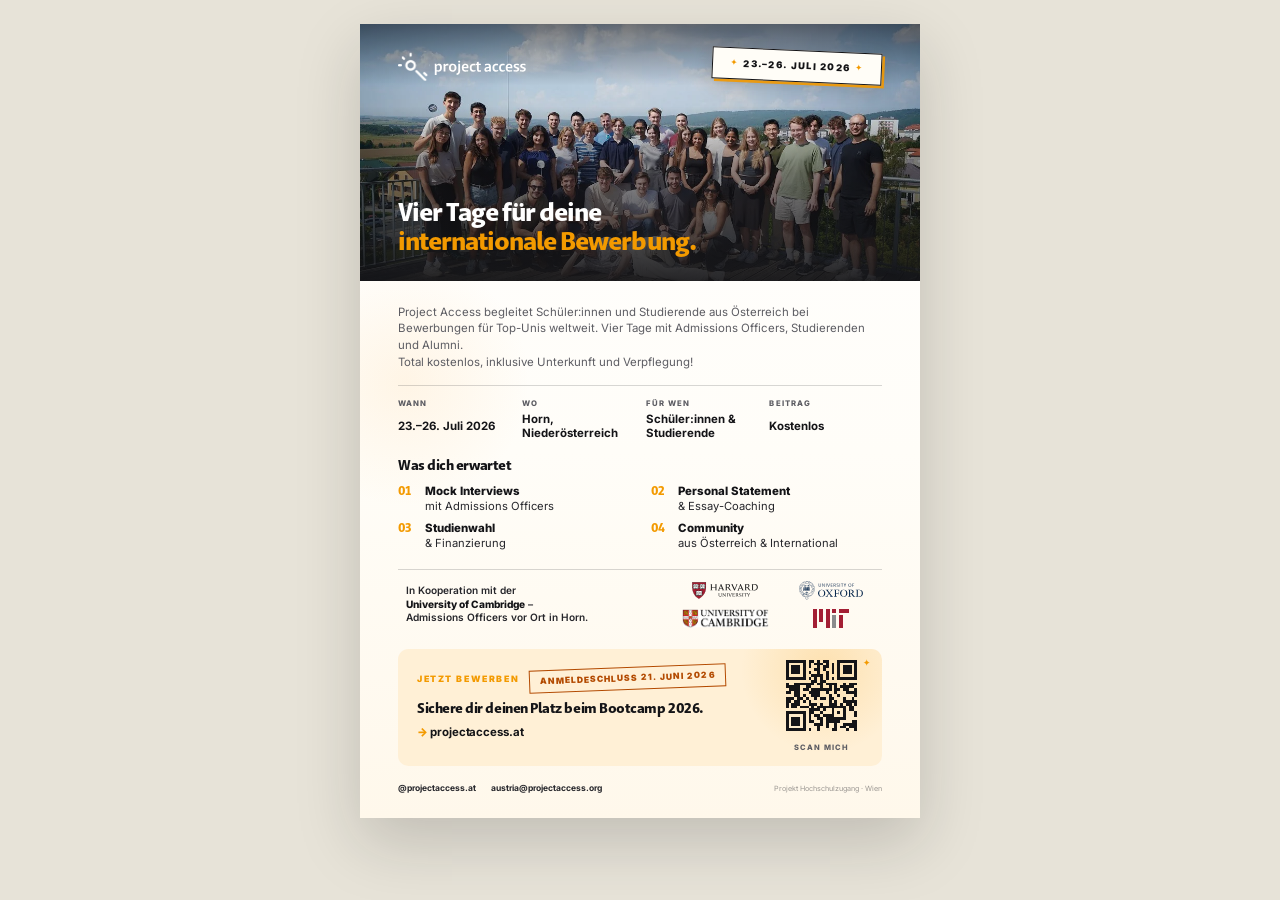
<file: flyer-bootcamp-2026.html>
<!doctype html>
<html lang="de">
  <head>
    <meta charset="utf-8" />
    <meta name="viewport" content="width=device-width, initial-scale=1" />
    <title>Bewerbungs-Bootcamp 2026 · Project Access Austria</title>
    <meta name="description" content="Druckbarer A5-Flyer zum kostenlosen Bewerbungs-Bootcamp von Project Access Austria, 23.–26.&nbsp;Juli&nbsp;2026 in Horn, Niederösterreich." />
    <meta name="robots" content="noindex,nofollow" />

    <link rel="preconnect" href="https://fonts.googleapis.com" />
    <link rel="preconnect" href="https://fonts.gstatic.com" crossorigin />
    <link rel="stylesheet" href="https://fonts.googleapis.com/css2?family=Inter:wght@400;500;600;700;800;900&display=swap" />
    <link rel="stylesheet" href="styles.css" />

    <style>
      /* ------------------------------------------------------------------
         FLYER — A5 portrait, white background, print-ready.
         Magazine-cover layout: a full-bleed photo occupies the top third
         and carries the brand, eyebrow and the headline directly on it,
         so the picture earns its real estate instead of taking a slice on
         its own. The lower two thirds use the page's padded content area
         for facts, programme and CTA.
         ------------------------------------------------------------------ */

      @page {
        size: 148mm 210mm;
        margin: 0;
      }

      html,
      body {
        margin: 0;
        padding: 0;
        background: #e7e3d8;
      }

      body {
        font-family: Inter, ui-sans-serif, system-ui, -apple-system, BlinkMacSystemFont, "Segoe UI", sans-serif;
        color: var(--ink);
        -webkit-print-color-adjust: exact;
        print-color-adjust: exact;
      }

      .flyer-stage {
        display: flex;
        justify-content: center;
        align-items: flex-start;
        min-height: 100vh;
        padding: 24px;
      }

      .flyer-page {
        position: relative;
        width: 148mm;
        height: 210mm;
        background-color: #fffdf8;
        background-image:
          radial-gradient(circle at 8% 45%, rgba(255, 200, 127, 0.16), rgba(255, 200, 127, 0) 33mm),
          linear-gradient(180deg, #ffffff 0%, #fffdf8 54%, #fff8eb 100%);
        color: var(--ink);
        box-shadow: 0 24px 60px rgba(20, 20, 23, 0.18);
        overflow: hidden;
        display: flex;
        flex-direction: column;
      }

      /* HERO — full-bleed photo with logo, eyebrow and headline overlaid.
         A bottom-anchored ink gradient keeps the type readable regardless
         of the photo content. */
      .flyer-hero {
        position: relative;
        width: 100%;
        height: 68mm;
        flex: 0 0 auto;
        color: #fff;
        background: var(--ink-deep);
      }

      .flyer-hero-photo {
        position: absolute;
        inset: 0;
        width: 100%;
        height: 100%;
        object-fit: cover;
        object-position: center 42%;
      }

      .flyer-hero::after {
        content: "";
        position: absolute;
        inset: 0;
        z-index: 1;
        background:
          linear-gradient(180deg, rgba(20, 20, 23, 0.55) 0%, rgba(20, 20, 23, 0) 24%, rgba(20, 20, 23, 0) 32%, rgba(20, 20, 23, 0.5) 58%, rgba(20, 20, 23, 0.92) 100%);
      }

      .flyer-hero-top {
        position: absolute;
        top: 7mm;
        left: 10mm;
        right: 10mm;
        z-index: 2;
        display: flex;
        align-items: center;
        justify-content: space-between;
        gap: 6mm;
      }

      .flyer-hero-logo {
        width: 34mm;
        height: auto;
        filter: brightness(0) invert(1);
      }

      /* Hero date — postage-stamp inspired tag with double outline,
         decorative stars and a slight tilt so it feels stamped on, not
         pasted from a UI kit. */
      .flyer-hero-eyebrow {
        position: relative;
        margin: 0;
        padding: 2mm 3.4mm 2mm 3.4mm;
        background: #fffdf7;
        color: var(--ink-deep);
        border: 0.35mm solid var(--ink-deep);
        outline-offset: 0.7mm;
        box-shadow: 0.7mm 0.7mm 0 rgba(243, 154, 0, 0.9), 0 6px 18px rgba(20, 20, 23, 0.18);
        font-size: 7pt;
        font-weight: 900;
        letter-spacing: 0.14em;
        text-transform: uppercase;
        transform: rotate(2.5deg);
        white-space: nowrap;
      }

      .flyer-hero-eyebrow::before,
      .flyer-hero-eyebrow::after {
        content: "✦";
        color: var(--yellow);
        font-size: 6.4pt;
        font-weight: 900;
        margin: 0 1.2mm;
        position: relative;
        top: -0.15mm;
      }

      .flyer-hero-title {
        position: absolute;
        left: 10mm;
        right: 10mm;
        bottom: 6mm;
        z-index: 2;
        margin: 0;
        font-family: "Jali Latin", Inter, sans-serif;
        font-weight: 700;
        font-size: 21pt;
        line-height: 1.04;
        letter-spacing: -0.035em;
        color: #fff;
      }

      .flyer-hero-title em {
        font-style: normal;
        color: var(--yellow);
      }

      /* BODY — padded white area below the hero. */
      .flyer-body {
        display: flex;
        flex-direction: column;
        flex: 1 1 auto;
        padding: 6mm 10mm 6mm;
      }

      .flyer-lead {
        margin: 0;
        color: var(--muted);
        font-size: 8.6pt;
        line-height: 1.45;
      }

      /* FACTS — single tidy row, hairline separator, no boxes. */
      .flyer-facts {
        display: grid;
        grid-template-columns: repeat(4, minmax(0, 1fr));
        gap: 3mm;
        margin: 4mm 0 0;
        padding: 3mm 0 0;
        list-style: none;
        border-top: 0.3mm solid rgba(38, 38, 43, 0.18);
      }

      .flyer-facts li {
        display: grid;
        gap: 0.6mm;
      }

      .flyer-facts-label {
        color: var(--muted);
        font-size: 5.8pt;
        font-weight: 800;
        letter-spacing: 0.14em;
        text-transform: uppercase;
      }

      .flyer-facts-value {
        color: var(--ink-deep);
        font-size: 8.6pt;
        font-weight: 700;
        line-height: 1.22;
      }

      /* PROGRAMME — short, scannable list with the website's numbered style */
      .flyer-programme {
        margin: 5mm 0 5mm;
      }

      .flyer-programme h2 {
        margin: 0 0 2.4mm;
        font-family: "Jali Latin", Inter, sans-serif;
        font-weight: 700;
        font-size: 11.5pt;
        letter-spacing: -0.03em;
        color: var(--ink-deep);
      }

      .flyer-programme ol {
        display: grid;
        grid-template-columns: 1fr 1fr;
        gap: 2mm 6mm;
        margin: 0;
        padding: 0;
        list-style: none;
        counter-reset: prog;
      }

      .flyer-programme li {
        position: relative;
        padding-left: 7mm;
        counter-increment: prog;
        font-size: 8.4pt;
        line-height: 1.3;
        color: var(--ink);
      }

      .flyer-programme li::before {
        content: counter(prog, decimal-leading-zero);
        position: absolute;
        top: -0.3mm;
        left: 0;
        color: var(--yellow);
        font-family: "Jali Latin", Inter, sans-serif;
        font-weight: 700;
        font-size: 10pt;
        letter-spacing: -0.04em;
      }

      .flyer-programme strong {
        display: block;
        color: var(--ink-deep);
        font-weight: 800;
        font-size: 8.6pt;
      }

      /* PARTNERS — slim strip showing the universities whose officers join.
         The intro line calls out the Cambridge collaboration explicitly. */
      .flyer-partners {
        display: grid;
        grid-template-columns: auto 1fr;
        align-items: center;
        gap: 4mm;
        margin: 0 0 1mm;
        padding-top: 2.8mm;
        border-top: 0.3mm solid rgba(38, 38, 43, 0.18);
      }

      .flyer-partners-copy {
        display: grid;
        gap: 0.5mm;
        max-width: 56mm;
        padding-left: 2mm;
      }

      .flyer-partners-note {
        margin: 0;
        color: var(--ink);
        font-size: 7.6pt;
        font-weight: 600;
        line-height: 1.32;
      }

      .flyer-partners-note strong {
        color: var(--ink-deep);
        font-weight: 800;
      }

      .flyer-partners-logos {
        display: grid;
        grid-template-columns: repeat(2, 23mm);
        align-items: center;
        justify-items: center;
        justify-content: flex-end;
        gap: 2.5mm 5mm;
        margin: 0;
        padding: 0 2mm 0 0;
        list-style: none;
      }

      .flyer-partners-logos img {
        display: block;
        width: auto;
        max-width: 23mm;
        max-height: 5mm;
        object-fit: contain;
      }

      /* CTA — warm peach fill that stands clearly off the cream page
         (the previous `--cream` matched the background and read as an
         empty bordered box). A soft yellow glow and a small corner
         mark add print-poster character. */
      .flyer-cta {
        position: relative;
        display: grid;
        grid-template-columns: 1fr auto;
        gap: 5mm;
        align-items: center;
        margin-top: 4.5mm;
        padding: 1.4mm 5mm 3.4mm;
        background-color: #fff0d6;
        background-image:
          radial-gradient(circle at 88% 18%, rgba(243, 154, 0, 0.18), rgba(243, 154, 0, 0) 22mm);
        color: var(--ink-deep);
        border-radius: 2.8mm;
        overflow: hidden;
      }

      .flyer-cta::before {
        content: "✦";
        position: absolute;
        top: 2mm;
        right: 3mm;
        color: var(--yellow);
        font-size: 7pt;
        font-weight: 900;
      }

      .flyer-cta-eyebrow {
        display: inline-flex;
        align-items: center;
        gap: 2.6mm;
        margin: 0 0 3.2mm;
        color: var(--yellow);
        font-size: 6.6pt;
        font-weight: 900;
        letter-spacing: 0.18em;
        text-transform: uppercase;
      }

      /* Deadline — rubber-stamp look with double outline and a small
         tilt so it reads as urgent rather than as a chip. */
      .flyer-cta-deadline {
        position: relative;
        display: inline-flex;
        align-items: center;
        padding: 1mm 2.6mm;
        color: #b34a00;
        border: 0.4mm solid #b34a00;

        outline-offset: 0.55mm;
        font-size: 6.4pt;
        font-weight: 900;
        letter-spacing: 0.12em;
        transform: rotate(-2.2deg);
      }

      .flyer-cta-title {
        margin: 0;
        font-family: "Jali Latin", Inter, sans-serif;
        font-weight: 700;
        font-size: 11.5pt;
        line-height: 1.1;
        letter-spacing: -0.03em;
        color: var(--ink-deep);
      }

      .flyer-cta-url {
        margin: 1.4mm 0 0;
        color: var(--ink-deep);
        font-size: 8.6pt;
        font-weight: 700;
        letter-spacing: -0.005em;
      }

      .flyer-cta-url::before {
        content: "→ ";
        color: var(--yellow);
        font-weight: 900;
      }

      .flyer-qr {
        display: flex;
        flex-direction: column;
        align-items: center;
        gap: 1.2mm;
        padding: 0;
        background: transparent;
      }

      .flyer-qr img {
        display: block;
        width: 22mm;
        height: 22mm;
      }

      .flyer-qr span {
        color: var(--muted);
        font-size: 5.6pt;
        font-weight: 800;
        letter-spacing: 0.14em;
        text-transform: uppercase;
      }

      /* FOOTER — single unobtrusive line. */
      .flyer-footer {
        display: flex;
        justify-content: space-between;
        align-items: baseline;
        gap: 4mm;
        margin-top: auto;
        padding-top: 3mm;
        color: var(--muted);
        font-size: 6.4pt;
      }

      .flyer-footer-channels {
        display: inline-flex;
        gap: 4mm;
        color: var(--ink);
        font-weight: 700;
      }

      .flyer-imprint {
        color: rgba(38, 38, 43, 0.45);
        font-size: 5.4pt;
      }

      /* PRINT — pin the flyer to the physical page so Cmd+P / Save as PDF
         matches the on-screen layout. Browsers often scale or offset fixed-
         size content when it sits inside a padded, centered preview frame. */
      @media print {
        *,
        *::before,
        *::after {
          -webkit-print-color-adjust: exact !important;
          print-color-adjust: exact !important;
        }

        html,
        body {
          width: 148mm;
          height: 210mm;
          margin: 0 !important;
          padding: 0 !important;
          overflow: hidden;
          background: #fff !important;
        }

        .flyer-stage {
          display: block;
          width: 148mm;
          height: 210mm;
          margin: 0;
          padding: 0;
          min-height: 0;
        }

        .flyer-page {
          position: fixed;
          top: 0;
          left: 0;
          width: 148mm;
          height: 210mm;
          margin: 0;
          box-shadow: none;
          overflow: hidden;
          page-break-after: avoid;
          page-break-inside: avoid;
          break-inside: avoid;
        }

        /* CSS filters are dropped by most print engines — the SVG already
           has white type and reads fine on the dark hero without inversion. */
        .flyer-hero-logo {
          filter: none;
        }

        /* Transforms + box-shadows often mis-register in print; keep the
           tilted look but simplify the shadow stack. */
        .flyer-hero-eyebrow {
          box-shadow: 0.7mm 0.7mm 0 rgba(243, 154, 0, 0.9);
        }
      }
    </style>
  </head>
  <body>
    <div class="flyer-stage">
      <article class="flyer-page" aria-label="Project Access Austria · Bewerbungs-Bootcamp 2026">
        <header class="flyer-hero">
          <img
            class="flyer-hero-photo"
            src="assets/DSC_6695.webp"
            alt="Teilnehmende beim Project Access Austria Bootcamp"
          />
          <div class="flyer-hero-top">
            <img
              class="flyer-hero-logo"
              src="assets/logos/project-access-international.svg"
              alt="Project Access"
            />
            <p class="flyer-hero-eyebrow">23.–26.&nbsp;Juli&nbsp;2026</p>
          </div>
          <h1 class="flyer-hero-title">
            Vier&nbsp;Tage für&nbsp;deine<br />
            <em>internationale&nbsp;Bewerbung.</em>
          </h1>
        </header>

        <div class="flyer-body">
          <p class="flyer-lead">
            Project&nbsp;Access begleitet Schüler:innen und&nbsp;Studierende aus&nbsp;Österreich bei Bewerbungen für Top-Unis weltweit. Vier&nbsp;Tage mit Admissions&nbsp;Officers, Studierenden und&nbsp;Alumni.<br />Total kostenlos, inklusive&nbsp;Unterkunft und&nbsp;Verpflegung!
          </p>

          <ul class="flyer-facts">
            <li>
              <span class="flyer-facts-label">Wann</span>
              <span class="flyer-facts-value">23.–26.&nbsp;Juli&nbsp;2026</span>
            </li>
            <li>
              <span class="flyer-facts-label">Wo</span>
              <span class="flyer-facts-value">Horn, Niederösterreich</span>
            </li>
            <li>
              <span class="flyer-facts-label">Für wen</span>
              <span class="flyer-facts-value">Schüler:innen &amp; Studierende</span>
            </li>
            <li>
              <span class="flyer-facts-label">Beitrag</span>
              <span class="flyer-facts-value">Kostenlos</span>
            </li>
          </ul>

          <section class="flyer-programme">
            <h2>Was dich erwartet</h2>
            <ol>
              <li><strong>Mock&nbsp;Interviews</strong> mit&nbsp;Admissions&nbsp;Officers</li>
              <li><strong>Personal&nbsp;Statement</strong> &amp;&nbsp;Essay-Coaching</li>
              <li><strong>Studienwahl</strong> &amp;&nbsp;Finanzierung</li>
              <li><strong>Community</strong> aus&nbsp;Österreich&nbsp;&amp;&nbsp;International</li>
            </ol>
          </section>

          <div class="flyer-partners">
            <div class="flyer-partners-copy">
              <p class="flyer-partners-note">In&nbsp;Kooperation mit&nbsp;der <strong>University&nbsp;of&nbsp;Cambridge</strong> – Admissions&nbsp;Officers vor&nbsp;Ort in&nbsp;Horn.</p>
            </div>
            <ul class="flyer-partners-logos" aria-label="Vertretene Universitäten">
              <li><img src="assets/logos/harvard.svg" alt="Harvard University" /></li>
              <li><img src="assets/logos/oxford.svg" alt="University of Oxford" /></li>
              <li><img src="assets/logos/cambridge.png" alt="University of Cambridge" /></li>
              <li><img src="assets/logos/mit.svg" alt="Massachusetts Institute of Technology" /></li>
            </ul>
          </div>

          <section class="flyer-cta" aria-label="Jetzt anmelden">
            <div>
              <p class="flyer-cta-eyebrow">
                <span>Jetzt&nbsp;bewerben</span>
                <span class="flyer-cta-deadline">Anmeldeschluss&nbsp;21.&nbsp;Juni&nbsp;2026</span>
              </p>
              <p class="flyer-cta-title">Sichere&nbsp;dir deinen&nbsp;Platz beim&nbsp;Bootcamp&nbsp;2026.</p>
              <p class="flyer-cta-url">projectaccess.at</p>
            </div>
            <div class="flyer-qr">
              <img src="assets/projectaccess-at-qr.svg" alt="QR-Code zu projectaccess.at" />
              <span>Scan&nbsp;mich</span>
            </div>
          </section>

          <footer class="flyer-footer">
            <span class="flyer-footer-channels">
              <span>@projectaccess.at</span>
              <span>austria@projectaccess.org</span>
            </span>
            <span class="flyer-imprint">Projekt&nbsp;Hochschulzugang · Wien</span>
          </footer>
        </div>
      </article>
    </div>
  </body>
</html>
</file>
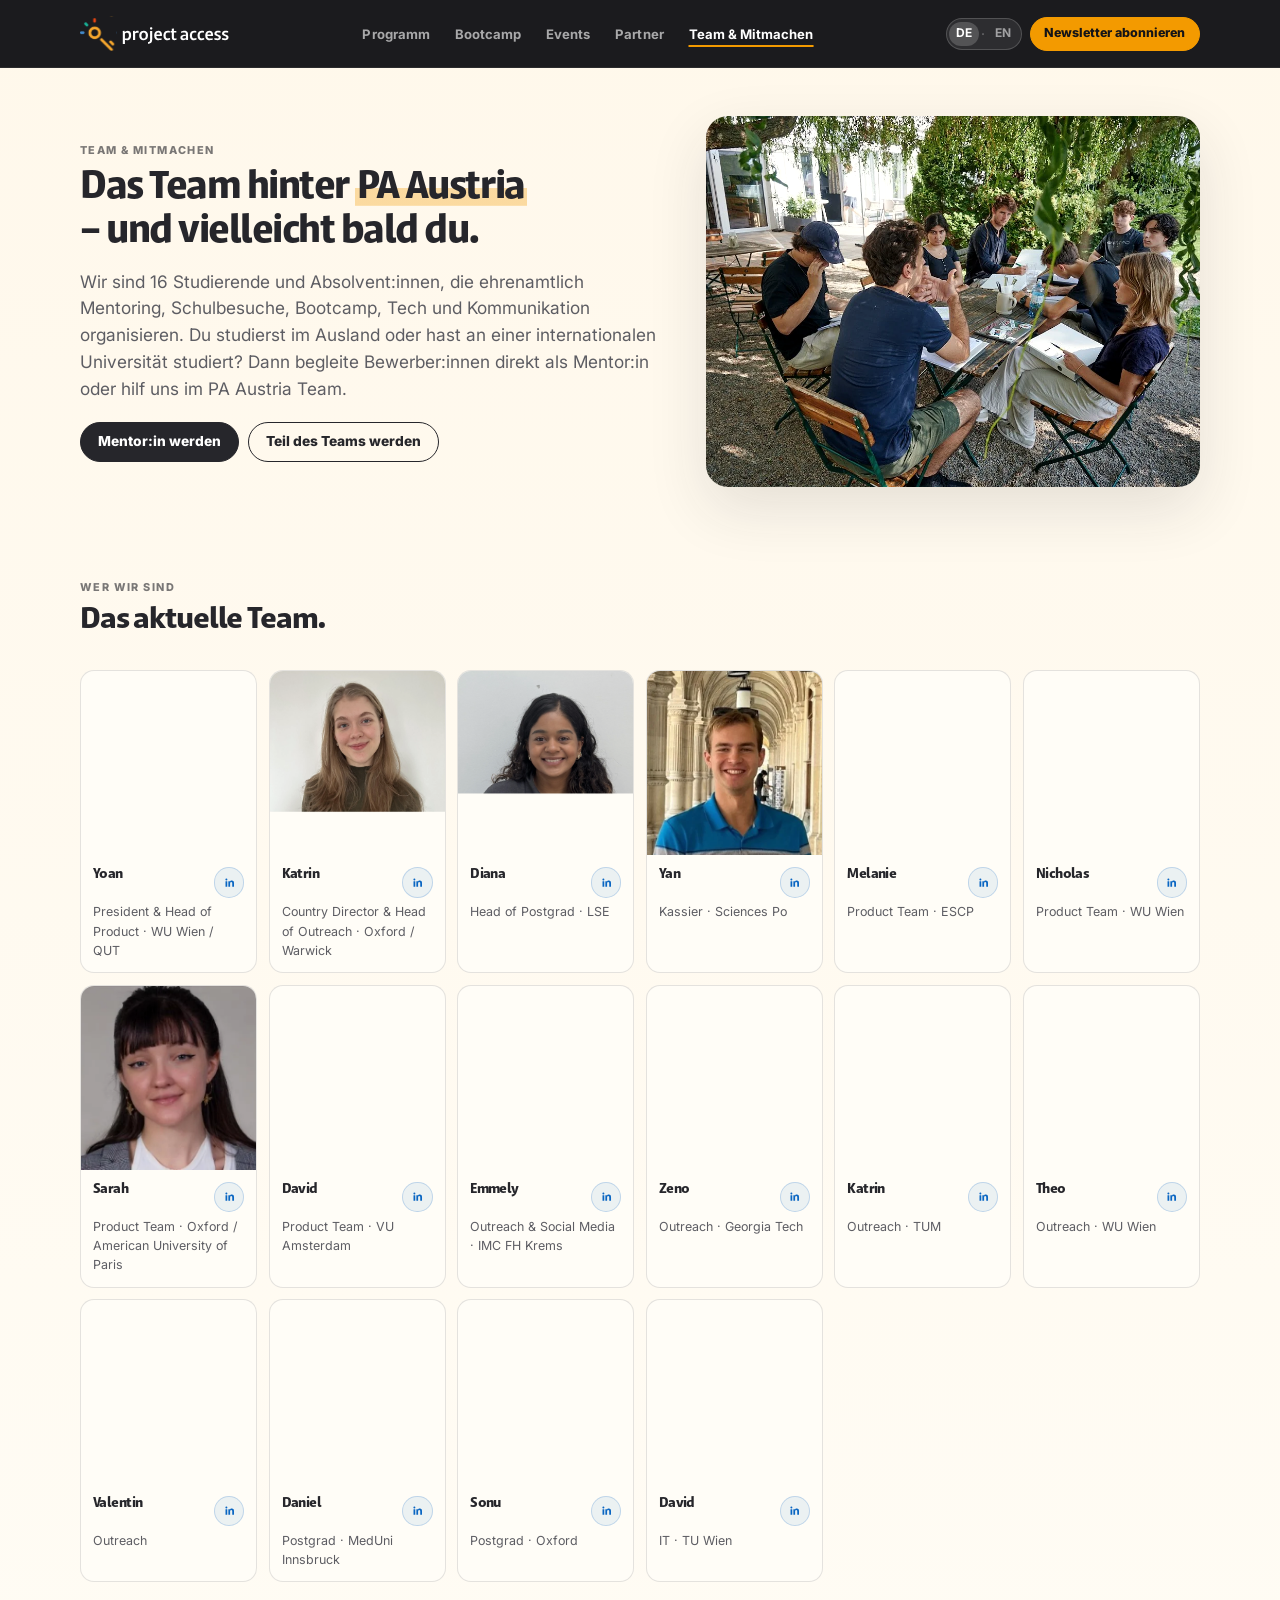
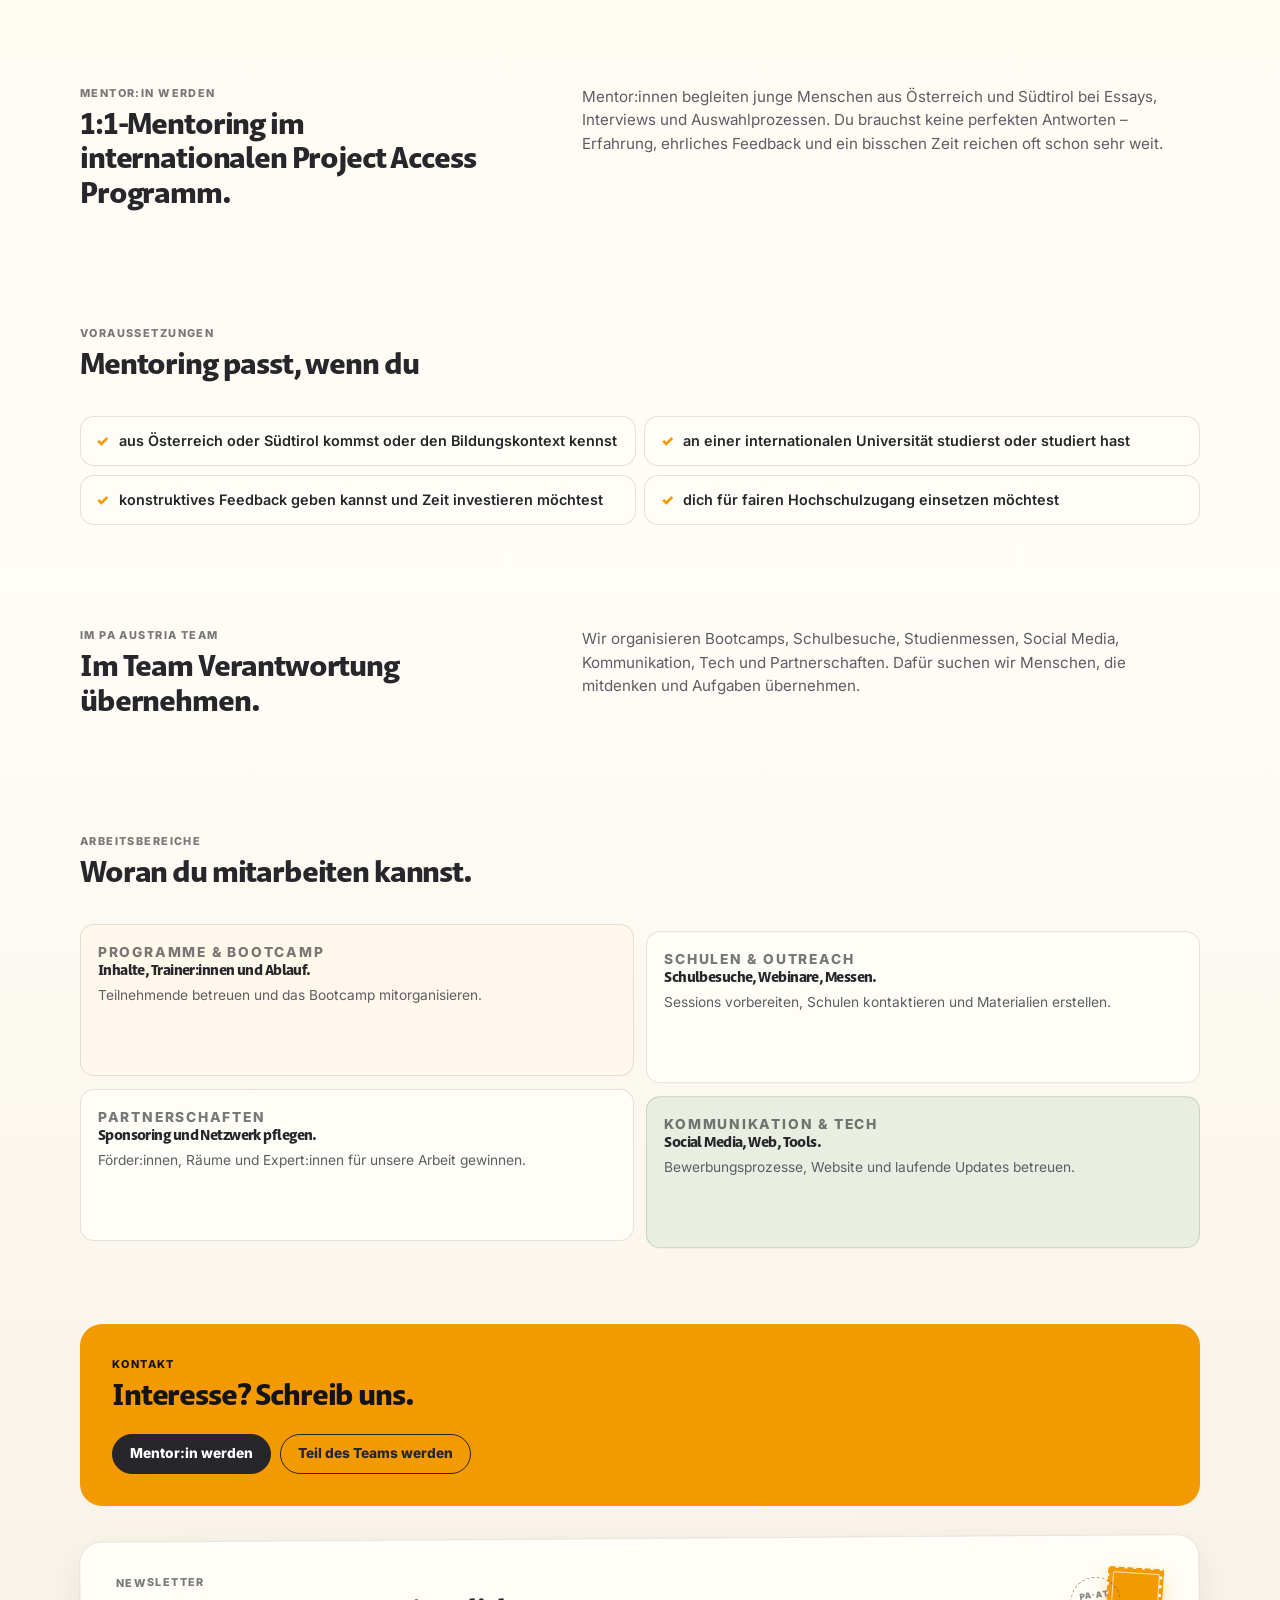
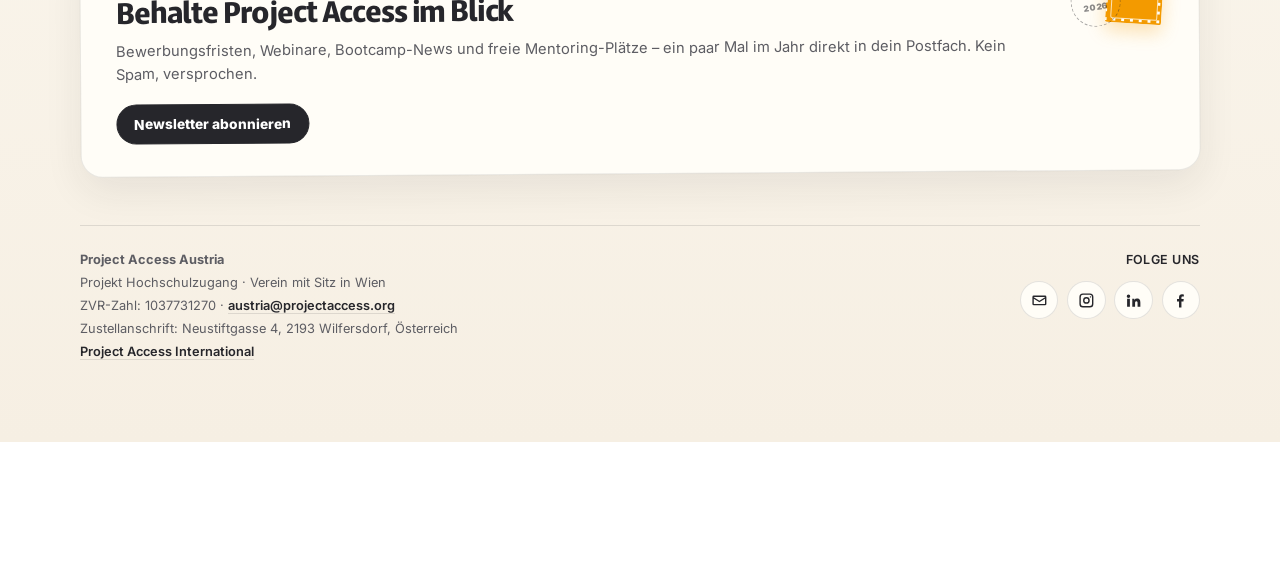
<file: mitmachen.html>
<!doctype html>
<html lang="de">
  <head>
    <meta charset="utf-8" />
    <meta name="viewport" content="width=device-width, initial-scale=1" />
    <title>Team & Mitmachen | Project Access Austria</title>
    <link rel="canonical" href="https://projectaccess.at/team.html" />
    <meta http-equiv="refresh" content="0; url=team.html" />
    <meta name="robots" content="noindex" />
  </head>
  <body>
    <p>Diese Seite ist umgezogen. Du wirst weitergeleitet zu <a href="team.html">Team & Mitmachen</a>.</p>
  </body>
</html>
</file>
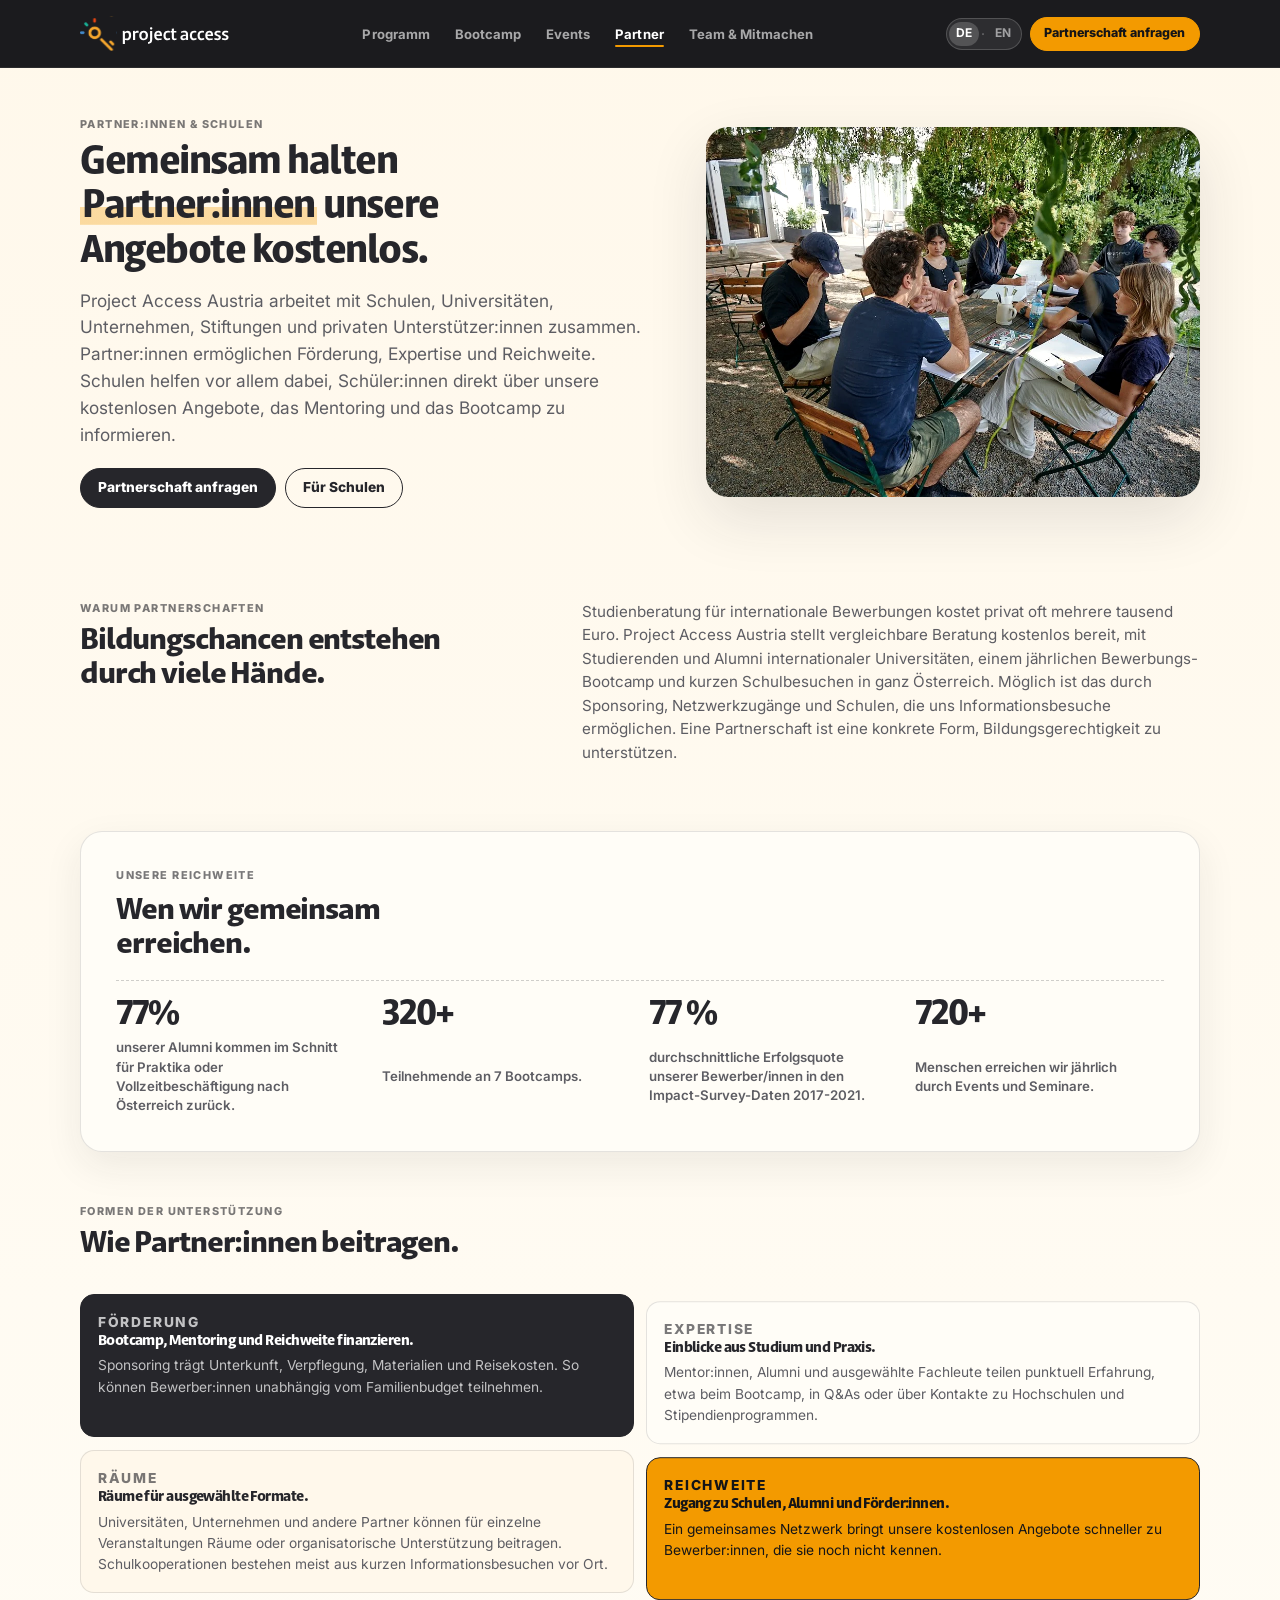
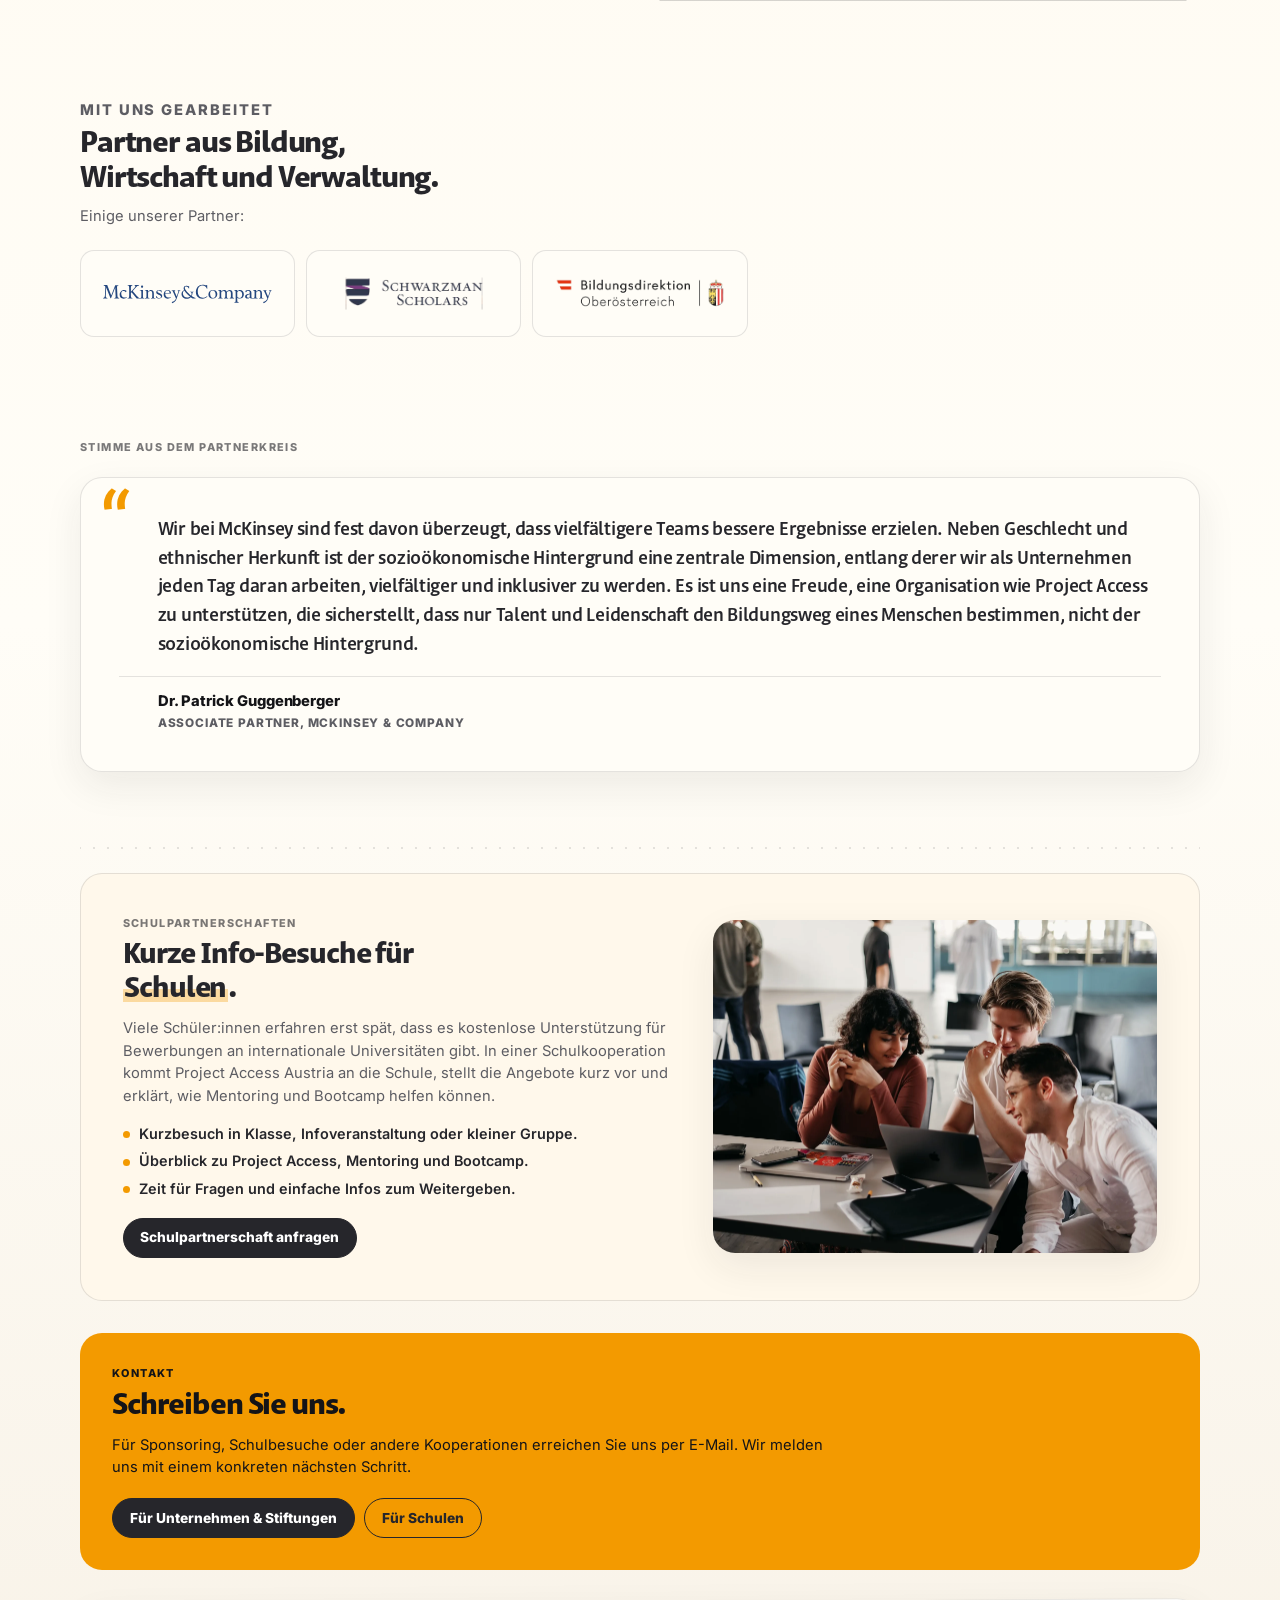
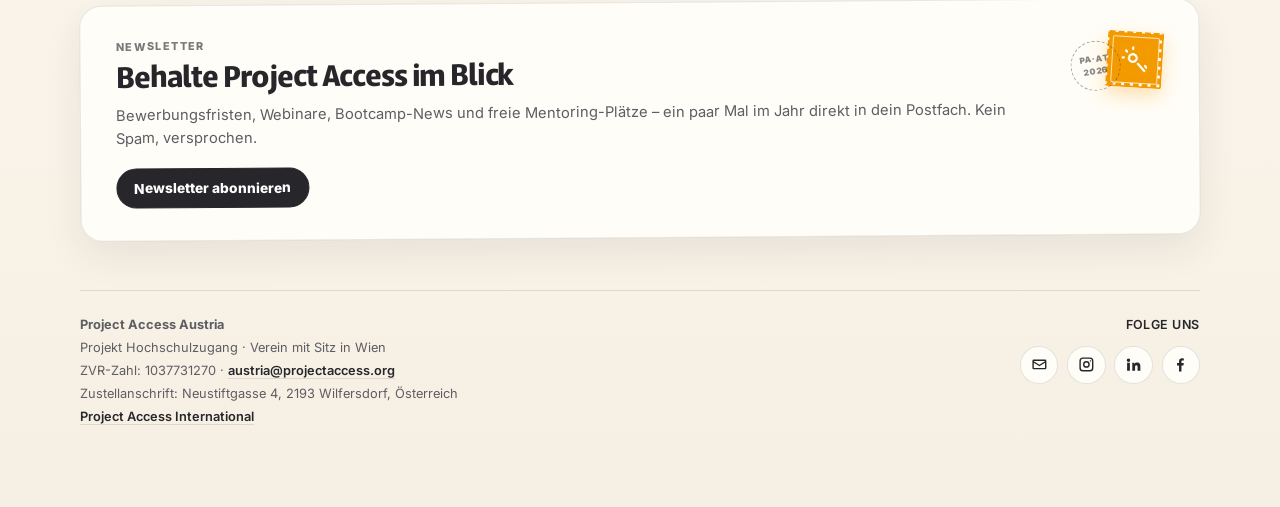
<file: partners.html>
<!doctype html>
<html lang="de">
  <head>
    <meta charset="utf-8" />
    <meta name="viewport" content="width=device-width, initial-scale=1" />

    <title>Partner:innen &amp; Schulen | Project Access Austria</title>
    <meta name="description" content="Schulen, Unternehmen, Stiftungen und private Unterstützer:innen halten das kostenlose Mentoring, Bootcamp und die Schulbesuche von Project Access Austria am Laufen. Jetzt Schulpartnerschaft oder Sponsoring anfragen." />
    <meta name="keywords" content="Schulpartnerschaft Österreich, Sponsoring Bildungs NGO, Studienberatung Schule kostenlos, Stipendien Auslandsstudium Partner" />
    <meta name="author" content="Project Access Austria" />
    <meta name="robots" content="index,follow,max-image-preview:large,max-snippet:-1,max-video-preview:-1" />
    <meta name="referrer" content="strict-origin-when-cross-origin" />
    <meta name="theme-color" content="#26262b" />
    <meta name="format-detection" content="telephone=no" />
    <meta name="generator" content="Jinja2 + build.py" />

    <link rel="canonical" href="https://projectaccess.at/partners.html" />
    <link rel="alternate" hreflang="de" href="https://projectaccess.at/partners.html" />
    <link rel="alternate" hreflang="de-AT" href="https://projectaccess.at/partners.html" />
    <link rel="alternate" hreflang="en" href="https://projectaccess.at/en/partners.html" />
    <link rel="alternate" hreflang="x-default" href="https://projectaccess.at/en/partners.html" />

    <meta property="og:type" content="website" />
    <meta property="og:site_name" content="Project Access Austria" />
    <meta property="og:locale" content="de_AT" />
    <meta property="og:locale:alternate" content="en_GB" />
    <meta property="og:title" content="Partner:innen &amp; Schulen | Project Access Austria" />
    <meta property="og:description" content="Schulen, Unternehmen, Stiftungen und private Unterstützer:innen halten das kostenlose Mentoring, Bootcamp und die Schulbesuche von Project Access Austria am Laufen. Jetzt Schulpartnerschaft oder Sponsoring anfragen." />
    <meta property="og:url" content="https://projectaccess.at/partners.html" />
    <meta property="og:image" content="https://projectaccess.at/assets/DSC07622.webp" />
    <meta property="og:image:alt" content="Teilnehmende und Mentor:innen beim Project Access Austria Bootcamp" />

    <meta name="twitter:card" content="summary_large_image" />
    <meta name="twitter:title" content="Partner:innen &amp; Schulen | Project Access Austria" />
    <meta name="twitter:description" content="Schulen, Unternehmen, Stiftungen und private Unterstützer:innen halten das kostenlose Mentoring, Bootcamp und die Schulbesuche von Project Access Austria am Laufen. Jetzt Schulpartnerschaft oder Sponsoring anfragen." />
    <meta name="twitter:image" content="https://projectaccess.at/assets/DSC07622.webp" />
    <meta name="twitter:image:alt" content="Teilnehmende und Mentor:innen beim Project Access Austria Bootcamp" />

    <link rel="icon" href="https://projectaccess.at/favicon.ico" sizes="48x48" />
    <link rel="icon" type="image/png" sizes="192x192" href="https://projectaccess.at/assets/pa-favicon-192.png" />
    <link rel="icon" type="image/png" sizes="32x32" href="https://projectaccess.at/assets/pa-favicon-32.png" />
    <link rel="apple-touch-icon" sizes="180x180" href="https://projectaccess.at/assets/pa-favicon-180.png" />

    <link rel="preconnect" href="https://fonts.googleapis.com" />
    <link rel="preconnect" href="https://fonts.gstatic.com" crossorigin />
    <link
      href="https://fonts.googleapis.com/css2?family=Inter:wght@500;600;700;800;900&display=swap"
      rel="stylesheet"
    />
    <link rel="stylesheet" href="styles.css" />

    <script type="application/ld+json">
{
  "@context": "https://schema.org",
  "@graph": [
    {
      "@type": ["NGO", "EducationalOrganization"],
      "@id": "https://projectaccess.at/#organization",
      "name": "Project Access Austria",
      "legalName": "Projekt Hochschulzugang",
      "alternateName": ["PA\u00a0Austria", "Project\u00a0Access\u00a0\u00d6sterreich", "Projekt Hochschulzugang"],
      "url": "https://projectaccess.at/",
      "logo": {
        "@type": "ImageObject",
        "url": "https://projectaccess.at/assets/pa-favicon-192.png",
        "width": 2500,
        "height": 1000
      },
      "image": "https://projectaccess.at/assets/DSC07622.webp",
      "description": "Project\u00a0Access\u00a0Austria ist die \u00f6sterreichische Sektion des internationalen Project-Access-Netzwerks. Wir unterst\u00fctzen Sch\u00fcler:innen und Studierende aus \u00d6sterreich und S\u00fcdtirol kostenlos bei Bewerbungen an selektive internationale Universit\u00e4ten \u2013 mit 1:1-Mentoring, einem j\u00e4hrlichen Bewerbungs-Bootcamp, Schulbesuchen und Webinaren.",
      "foundingDate": "2018",
      "email": "austria@projectaccess.org",
      "address": {
        "@type": "PostalAddress",
        "streetAddress": "Neustiftgasse 4",
        "postalCode": "2193",
        "addressLocality": "Wilfersdorf",
        "addressRegion": "Nieder\u00f6sterreich",
        "addressCountry": "AT"
      },
      "areaServed": [
        {"@type": "Country", "name": "AT" },
        {"@type": "Country", "name": "IT-32-BZ" }
      ],
      "knowsAbout": ["Bewerbung an internationalen Universit\u00e4ten", "Studium in den USA", "Studium in Gro\u00dfbritannien", "Oxford und Cambridge Bewerbungen", "Personal Statement und Essays", "Stipendien und Studienfinanzierung", "Mentoring f\u00fcr Sch\u00fcler:innen", "Auslandsstudium f\u00fcr Sch\u00fcler:innen aus \u00d6sterreich und S\u00fcdtirol"],
      "knowsLanguage": ["de", "en"],
      "identifier": {
        "@type": "PropertyValue",
        "propertyID": "ZVR-Zahl",
        "value": "1037731270"
      },
      "parentOrganization": {
        "@type": "NGO",
        "name": "Project\u00a0Access",
        "url": "https://projectaccess.org"
      },
      "sameAs": ["https://projectaccess.org", "https://www.instagram.com/projectaccess.at/", "https://www.linkedin.com/company/project-access-austria/", "https://www.facebook.com/projectaccessaustria/"],
      "contactPoint": [
        {
          "@type": "ContactPoint",
          "contactType": "general inquiries",
          "email": "austria@projectaccess.org",
          "availableLanguage": ["German", "English"],
          "areaServed": ["AT", "IT-32-BZ"]
        }
      ]
    },
    {
      "@type": "WebSite",
      "@id": "https://projectaccess.at/#website",
      "url": "https://projectaccess.at/",
      "name": "Project Access Austria",
      "inLanguage": ["de-AT", "en"],
      "publisher": {"@id": "https://projectaccess.at/#organization"},
      "description": "Project\u00a0Access\u00a0Austria ist die \u00f6sterreichische Sektion des internationalen Project-Access-Netzwerks. Wir unterst\u00fctzen Sch\u00fcler:innen und Studierende aus \u00d6sterreich und S\u00fcdtirol kostenlos bei Bewerbungen an selektive internationale Universit\u00e4ten \u2013 mit 1:1-Mentoring, einem j\u00e4hrlichen Bewerbungs-Bootcamp, Schulbesuchen und Webinaren."
    },
    {
      "@type": "WebPage",
      "@id": "https://projectaccess.at/partners.html#webpage",
      "url": "https://projectaccess.at/partners.html",
      "name": "Partner:innen \u0026\u00a0Schulen | Project\u00a0Access\u00a0Austria",
      "description": "Schulen, Unternehmen, Stiftungen und private Unterst\u00fctzer:innen halten das kostenlose Mentoring, Bootcamp und die Schulbesuche von Project\u00a0Access\u00a0Austria am Laufen. Jetzt Schulpartnerschaft oder Sponsoring anfragen.",
      "inLanguage": "de-AT",
      "isPartOf": {"@id": "https://projectaccess.at/#website"},
      "about": {"@id": "https://projectaccess.at/#organization"},
      "primaryImageOfPage": {
        "@type": "ImageObject",
        "url": "https://projectaccess.at/assets/DSC07622.webp"
      },
      "breadcrumb": {"@id": "https://projectaccess.at/partners.html#breadcrumb"}
    },
    {
      "@type": "BreadcrumbList",
      "@id": "https://projectaccess.at/partners.html#breadcrumb",
      "itemListElement": [
        {
          "@type": "ListItem",
          "position": 1,
          "name": "Project Access Austria",
          "item": "https://projectaccess.at/"
        },
        {
          "@type": "ListItem",
          "position": 2,
          "name": "Partner:innen \u0026\u00a0Schulen | Project\u00a0Access\u00a0Austria",
          "item": "https://projectaccess.at/partners.html"
        }
      ]
    }
  ]
}
</script>

    
  </head>
  <body>
        <header class="site-header">
      <a class="brand" href="index.html#top" aria-label="Project Access Austria Startseite">
        <img class="brand-logo" src="assets/logos/project-access-international.svg" alt="" aria-hidden="true" />
      </a>
      <div class="header-actions">
        <a class="lang-switch" href="en/partners.html" aria-label="Sprache">
          <span class="lang-switch-link is-active" aria-current="true">DE</span>
          <span class="lang-switch-sep" aria-hidden="true">·</span>
          <span class="lang-switch-link" >EN</span>
        </a>
        
        
        <a class="button button-small header-cta" href="mailto:austria@projectaccess.org?subject=Partnerschaft%20mit%20PA%20Austria">
          <span class="header-cta-label header-cta-label-full">Partnerschaft anfragen</span>
          
        </a>
        
      </div>
      <input
        id="site-nav-toggle"
        class="nav-toggle-input"
        type="checkbox"
        aria-label="Menü öffnen"
      />
      <label for="site-nav-toggle" class="nav-toggle" aria-hidden="true">
        <span class="nav-toggle-bars" aria-hidden="true"></span>
      </label>
      <div class="nav-shell-panel">
        <nav class="nav" aria-label="Hauptnavigation">
          <a href="index.html#programm">Programm</a>
          <a href="bootcamp.html">Bootcamp</a>
          <a href="events.html">Events</a>
          <a href="partners.html" class="is-active" aria-current="page">Partner</a>
          <a href="team.html">Team &amp; Mitmachen</a>
        </nav>
        <a class="mobile-lang-link" href="en/partners.html">Englische Version</a>
      </div>
    </header>

    <main>
      
      <section class="page-hero page-hero-split section-shell">
        <div>
          <p class="eyebrow">Partner:innen &amp; Schulen</p>
          <h1>Gemeinsam halten <span class="mark">Partner:innen</span> unsere Angebote kostenlos.</h1>
          <p class="lead">Project Access Austria arbeitet mit Schulen, Universitäten, Unternehmen, Stiftungen und privaten Unterstützer:innen zusammen. Partner:innen ermöglichen Förderung, Expertise und Reichweite. Schulen helfen vor allem dabei, Schüler:innen direkt über unsere kostenlosen Angebote, das Mentoring und das Bootcamp zu informieren.</p>
          <div class="hero-actions">
            <a class="button" href="mailto:austria@projectaccess.org?subject=Partnerschaft%20mit%20PA%20Austria">Partnerschaft anfragen</a>
            <a class="button button-secondary" href="#schulen">Für Schulen</a>
          </div>
        </div>
        <img class="page-hero-image" src="assets/DSC_7234.webp" alt="Mentor:innen und Teilnehmende in einer Kleingruppen-Session im Freien" fetchpriority="high" decoding="async" />
      </section>

      <section class="section-shell two-column-section">
        <div>
          <p class="eyebrow">Warum Partnerschaften</p>
          <h2>Bildungschancen entstehen durch viele Hände.</h2>
        </div>
        <div class="text-stack">
          <p>Studienberatung für internationale Bewerbungen kostet privat oft mehrere tausend Euro. Project Access Austria stellt vergleichbare Beratung kostenlos bereit, mit Studierenden und Alumni internationaler Universitäten, einem jährlichen Bewerbungs-Bootcamp und kurzen Schulbesuchen in ganz Österreich. Möglich ist das durch Sponsoring, Netzwerkzugänge und Schulen, die uns Informationsbesuche ermöglichen. Eine Partnerschaft ist eine konkrete Form, Bildungsgerechtigkeit zu unterstützen.</p>
        </div>
      </section>

      <section class="section-shell impact-stats" aria-label="Wen wir gemeinsam erreichen.">
        <div class="impact-stats-heading">
          <p class="eyebrow">Unsere Reichweite</p>
          <h2>Wen wir gemeinsam erreichen.</h2>
        </div>
        <div class="impact-stats-grid">
          <article>
            <strong>77%</strong>
            <span>unserer Alumni kommen im Schnitt für Praktika oder Vollzeitbeschäftigung nach Österreich zurück.</span>
          </article>
          <article>
            <strong>320+</strong>
            <span>Teilnehmende an 7 Bootcamps.</span>
          </article>
          <article>
            <strong>77 %</strong>
            <span>durchschnittliche Erfolgsquote unserer Bewerber/innen in den Impact-Survey-Daten 2017-2021.</span>
          </article>
          <article>
            <strong>720+</strong>
            <span>Menschen erreichen wir jährlich durch Events und Seminare.</span>
          </article>
        </div>
      </section>

      <section class="section-shell">
        <div class="section-heading">
          <p class="eyebrow">Formen der Unterstützung</p>
          <h2>Wie Partner:innen beitragen.</h2>
        </div>
        <div class="bento support-bento">
          <article class="bento-tile w-3 accent-ink">
            <div>
              <p class="eyebrow" style="color: rgba(255, 255, 255, 0.72);">Förderung</p>
              <h3>Bootcamp, Mentoring und Reichweite finanzieren.</h3>
              <p>Sponsoring trägt Unterkunft, Verpflegung, Materialien und Reisekosten. So können Bewerber:innen unabhängig vom Familienbudget teilnehmen.</p>
            </div>
          </article>
          <article class="bento-tile w-3">
            <div>
              <p class="eyebrow">Expertise</p>
              <h3>Einblicke aus Studium und Praxis.</h3>
              <p>Mentor:innen, Alumni und ausgewählte Fachleute teilen punktuell Erfahrung, etwa beim Bootcamp, in Q&amp;As oder über Kontakte zu Hochschulen und Stipendienprogrammen.</p>
            </div>
          </article>
          <article class="bento-tile w-3 accent-cream">
            <div>
              <p class="eyebrow">Räume</p>
              <h3>Räume für ausgewählte Formate.</h3>
              <p>Universitäten, Unternehmen und andere Partner können für einzelne Veranstaltungen Räume oder organisatorische Unterstützung beitragen. Schulkooperationen bestehen meist aus kurzen Informationsbesuchen vor Ort.</p>
            </div>
          </article>
          <article class="bento-tile w-3 accent-yellow">
            <div>
              <p class="eyebrow">Reichweite</p>
              <h3>Zugang zu Schulen, Alumni und Förder:innen.</h3>
              <p>Ein gemeinsames Netzwerk bringt unsere kostenlosen Angebote schneller zu Bewerber:innen, die sie noch nicht kennen.</p>
            </div>
          </article>
        </div>
      </section>

      <section class="section-shell partner-logos-section">
        <div class="partner-logos-heading">
          <p class="eyebrow">Mit uns gearbeitet</p>
          <h2>Partner aus Bildung, Wirtschaft und Verwaltung.</h2>
          <p>Einige unserer Partner:</p>
        </div>
        <ul class="partner-logo-strip">
          <li class="partner-logo-item">
            <img src="assets/partner-mckinsey.svg" alt="McKinsey &amp; Company" loading="lazy" decoding="async" />
          </li>
          <li class="partner-logo-item">
            <img src="assets/partner-schwarzman-scholars-transparent.webp" alt="Schwarzman Scholars" loading="lazy" decoding="async" />
          </li>
          <li class="partner-logo-item">
            <img src="assets/partner-bildungsdirektion-oberoesterreich-transparent.webp" alt="Bildungsdirektion Oberösterreich" loading="lazy" decoding="async" />
          </li>
        </ul>
      </section>

      <section class="section-shell partner-quote-section">
        <p class="eyebrow">Stimme aus dem Partnerkreis</p>
        <figure class="partner-quote-card">
          <blockquote>
            <p>Wir bei McKinsey sind fest davon überzeugt, dass vielfältigere Teams bessere Ergebnisse erzielen. Neben Geschlecht und ethnischer Herkunft ist der sozioökonomische Hintergrund eine zentrale Dimension, entlang derer wir als Unternehmen jeden Tag daran arbeiten, vielfältiger und inklusiver zu werden. Es ist uns eine Freude, eine Organisation wie Project Access zu unterstützen, die sicherstellt, dass nur Talent und Leidenschaft den Bildungsweg eines Menschen bestimmen, nicht der sozioökonomische Hintergrund.</p>
          </blockquote>
          <figcaption>
            <strong>Dr. Patrick Guggenberger</strong>
            <span>Associate Partner, McKinsey &amp; Company</span>
          </figcaption>
        </figure>
      </section>

      <span class="divider-dots" aria-hidden="true"></span>

      <section class="section-shell schools-chapter" id="schulen">
        <div class="schools-chapter-copy">
          <p class="eyebrow">Schulpartnerschaften</p>
          <h2>Kurze Info-Besuche für <span class="mark">Schulen</span>.</h2>
          <p>Viele Schüler:innen erfahren erst spät, dass es kostenlose Unterstützung für Bewerbungen an internationale Universitäten gibt. In einer Schulkooperation kommt Project Access Austria an die Schule, stellt die Angebote kurz vor und erklärt, wie Mentoring und Bootcamp helfen können.</p>
          <ul class="schools-chapter-facts">
            <li>Kurzbesuch in Klasse, Infoveranstaltung oder kleiner Gruppe.</li>
            <li>Überblick zu Project Access, Mentoring und Bootcamp.</li>
            <li>Zeit für Fragen und einfache Infos zum Weitergeben.</li>
          </ul>
          <div class="hero-actions">
            <a class="button" href="mailto:austria@projectaccess.org?subject=Schulpartnerschaft%20mit%20PA%20Austria">Schulpartnerschaft anfragen</a>
          </div>
        </div>
        <img class="schools-chapter-image" src="assets/Website_1.webp" alt="Teilnehmende bei einer Project Access Austria Session" loading="lazy" decoding="async" />
      </section>

      <section class="section-shell cta-panel">
        <p class="eyebrow">Kontakt</p>
        <h2>Schreiben Sie uns.</h2>
        <p>Für Sponsoring, Schulbesuche oder andere Kooperationen erreichen Sie uns per E-Mail. Wir melden uns mit einem konkreten nächsten Schritt.</p>
        <div class="hero-actions">
          <a class="button" href="mailto:austria@projectaccess.org?subject=Partnerschaft%20mit%20PA%20Austria">Für Unternehmen &amp; Stiftungen</a>
          <a class="button button-secondary" href="mailto:austria@projectaccess.org?subject=Schulpartnerschaft%20mit%20PA%20Austria">Für Schulen</a>
        </div>
      </section>

            <section class="newsletter section-shell" aria-label="Newsletter abonnieren">
        <a class="newsletter-postcard" href="https://airtable.com/appSrxV1MH9LEChsv/shriRjvsfQX4UZiSg" target="_blank" rel="noopener">
          <div class="newsletter-copy">
            <p class="eyebrow">Newsletter</p>
            <h2>Behalte Project Access im Blick</h2>
            <p>Bewerbungsfristen, Webinare, Bootcamp-News und freie Mentoring-Plätze – ein paar Mal im Jahr direkt in dein Postfach. Kein Spam, versprochen.</p>
            <span class="button newsletter-button">Newsletter abonnieren</span>
          </div>
          <div class="newsletter-postage" aria-hidden="true">
            <span class="newsletter-postmark">
              <span>PA·AT</span>
              <span>2026</span>
            </span>
            <span class="newsletter-stamp">
              <span class="newsletter-stamp-inner">
                <img src="assets/pa-logomark-white.webp" alt="" loading="lazy" decoding="async" />
              </span>
            </span>
          </div>
        </a>
      </section>

    </main>
    
    <footer class="footer">
      <div class="footer-info">
        <strong>Project Access Austria</strong>
        <p>Projekt Hochschulzugang · Verein mit Sitz in Wien</p>
        <p>ZVR-Zahl: 1037731270 · <a href="mailto:austria@projectaccess.org">austria@projectaccess.org</a></p>
        <p>Zustellanschrift: Neustiftgasse 4, 2193 Wilfersdorf, Österreich</p>
        <p>
          <a href="https://projectaccess.org">Project Access International</a>
        </p>
        <p class="footer-lang-link">
          <a href="en/partners.html">Englische Version</a>
        </p>
      </div>
      <div class="footer-socials">
        <span class="footer-socials-heading">Folge uns</span>
        <ul class="footer-socials-list">
          
          <li>
            <a class="footer-social footer-social-email"
               href="mailto:austria@projectaccess.org"
               aria-label="E-Mail an Project Access Austria"
               >
              <span class="footer-social-icon" aria-hidden="true"><svg viewBox="0 0 24 24" aria-hidden="true" focusable="false"><path d="M4 5h16a2 2 0 0 1 2 2v10a2 2 0 0 1-2 2H4a2 2 0 0 1-2-2V7a2 2 0 0 1 2-2zm0 2v.4l8 5 8-5V7H4zm16 2.7-7.47 4.67a1 1 0 0 1-1.06 0L4 9.7V17h16V9.7z"/></svg></span>
              <span class="footer-social-label">E-Mail</span>
            </a>
          </li>
          
          <li>
            <a class="footer-social footer-social-instagram"
               href="https://www.instagram.com/projectaccess.at/"
               aria-label="Project Access Austria auf Instagram"
               target="_blank" rel="noopener">
              <span class="footer-social-icon" aria-hidden="true"><svg viewBox="0 0 24 24" aria-hidden="true" focusable="false"><path d="M7 2h10a5 5 0 0 1 5 5v10a5 5 0 0 1-5 5H7a5 5 0 0 1-5-5V7a5 5 0 0 1 5-5zm0 2a3 3 0 0 0-3 3v10a3 3 0 0 0 3 3h10a3 3 0 0 0 3-3V7a3 3 0 0 0-3-3H7zm5 3.2a4.8 4.8 0 1 1 0 9.6 4.8 4.8 0 0 1 0-9.6zm0 2a2.8 2.8 0 1 0 0 5.6 2.8 2.8 0 0 0 0-5.6zM17.8 6a1 1 0 1 1 0 2 1 1 0 0 1 0-2z"/></svg></span>
              <span class="footer-social-label">Instagram</span>
            </a>
          </li>
          
          <li>
            <a class="footer-social footer-social-linkedin"
               href="https://www.linkedin.com/company/project-access-austria/"
               aria-label="Project Access Austria auf LinkedIn"
               target="_blank" rel="noopener">
              <span class="footer-social-icon" aria-hidden="true"><svg viewBox="0 0 24 24" aria-hidden="true" focusable="false"><path d="M4.98 3.5a2.5 2.5 0 1 1 0 5 2.5 2.5 0 0 1 0-5zM3 9.75h4V21H3V9.75zM9.5 9.75h3.83v1.54h.05a4.2 4.2 0 0 1 3.78-2.08c4.04 0 4.79 2.66 4.79 6.12V21h-4v-4.94c0-1.18-.02-2.7-1.65-2.7-1.65 0-1.9 1.29-1.9 2.62V21h-4V9.75z"/></svg></span>
              <span class="footer-social-label">LinkedIn</span>
            </a>
          </li>
          
          <li>
            <a class="footer-social footer-social-facebook"
               href="https://www.facebook.com/projectaccessaustria/"
               aria-label="Project Access Austria auf Facebook"
               target="_blank" rel="noopener">
              <span class="footer-social-icon" aria-hidden="true"><svg viewBox="0 0 24 24" aria-hidden="true" focusable="false"><path d="M13.5 22v-8.5h2.86l.43-3.32H13.5V8.06c0-.96.27-1.62 1.65-1.62h1.76V3.47A23.5 23.5 0 0 0 14.34 3.3c-2.55 0-4.3 1.56-4.3 4.42v2.46H7.18v3.32h2.86V22h3.46z"/></svg></span>
              <span class="footer-social-label">Facebook</span>
            </a>
          </li>
          
        </ul>
      </div>
    </footer>

  </body>
</html>
</file>
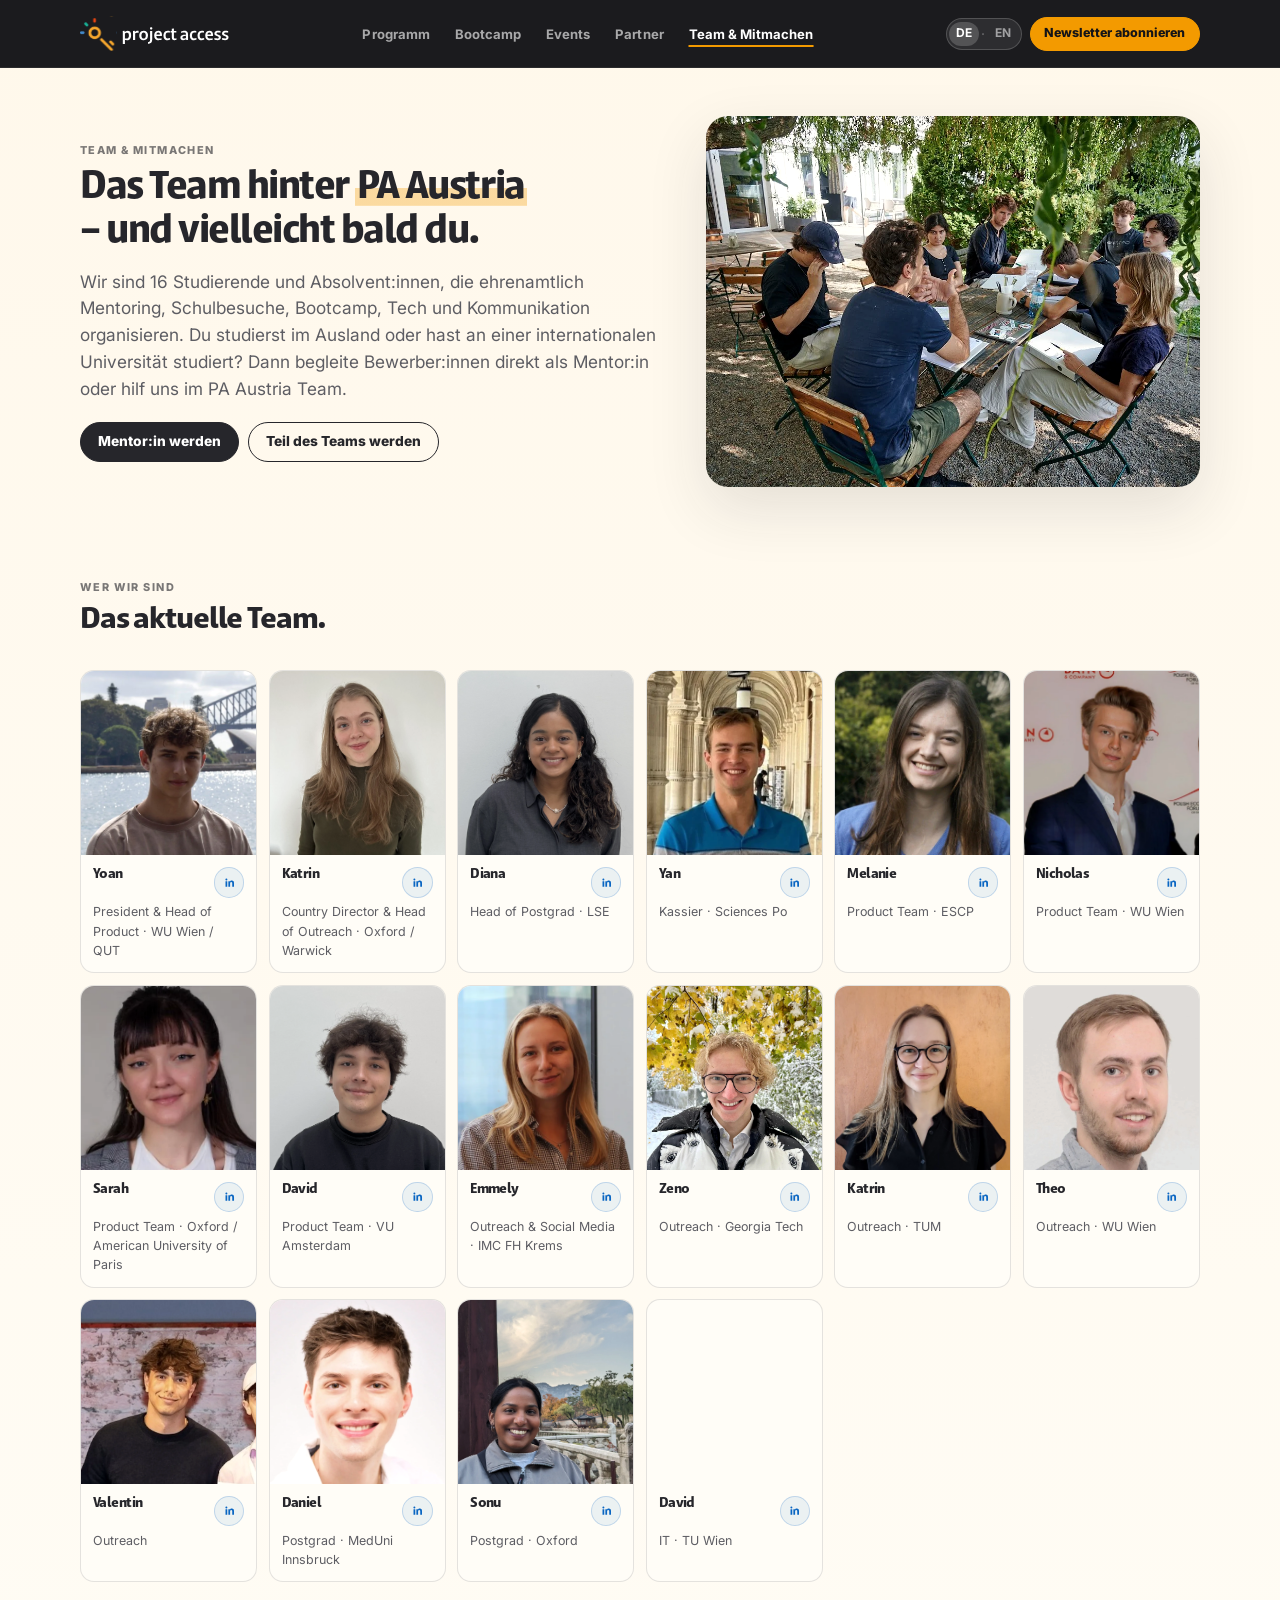
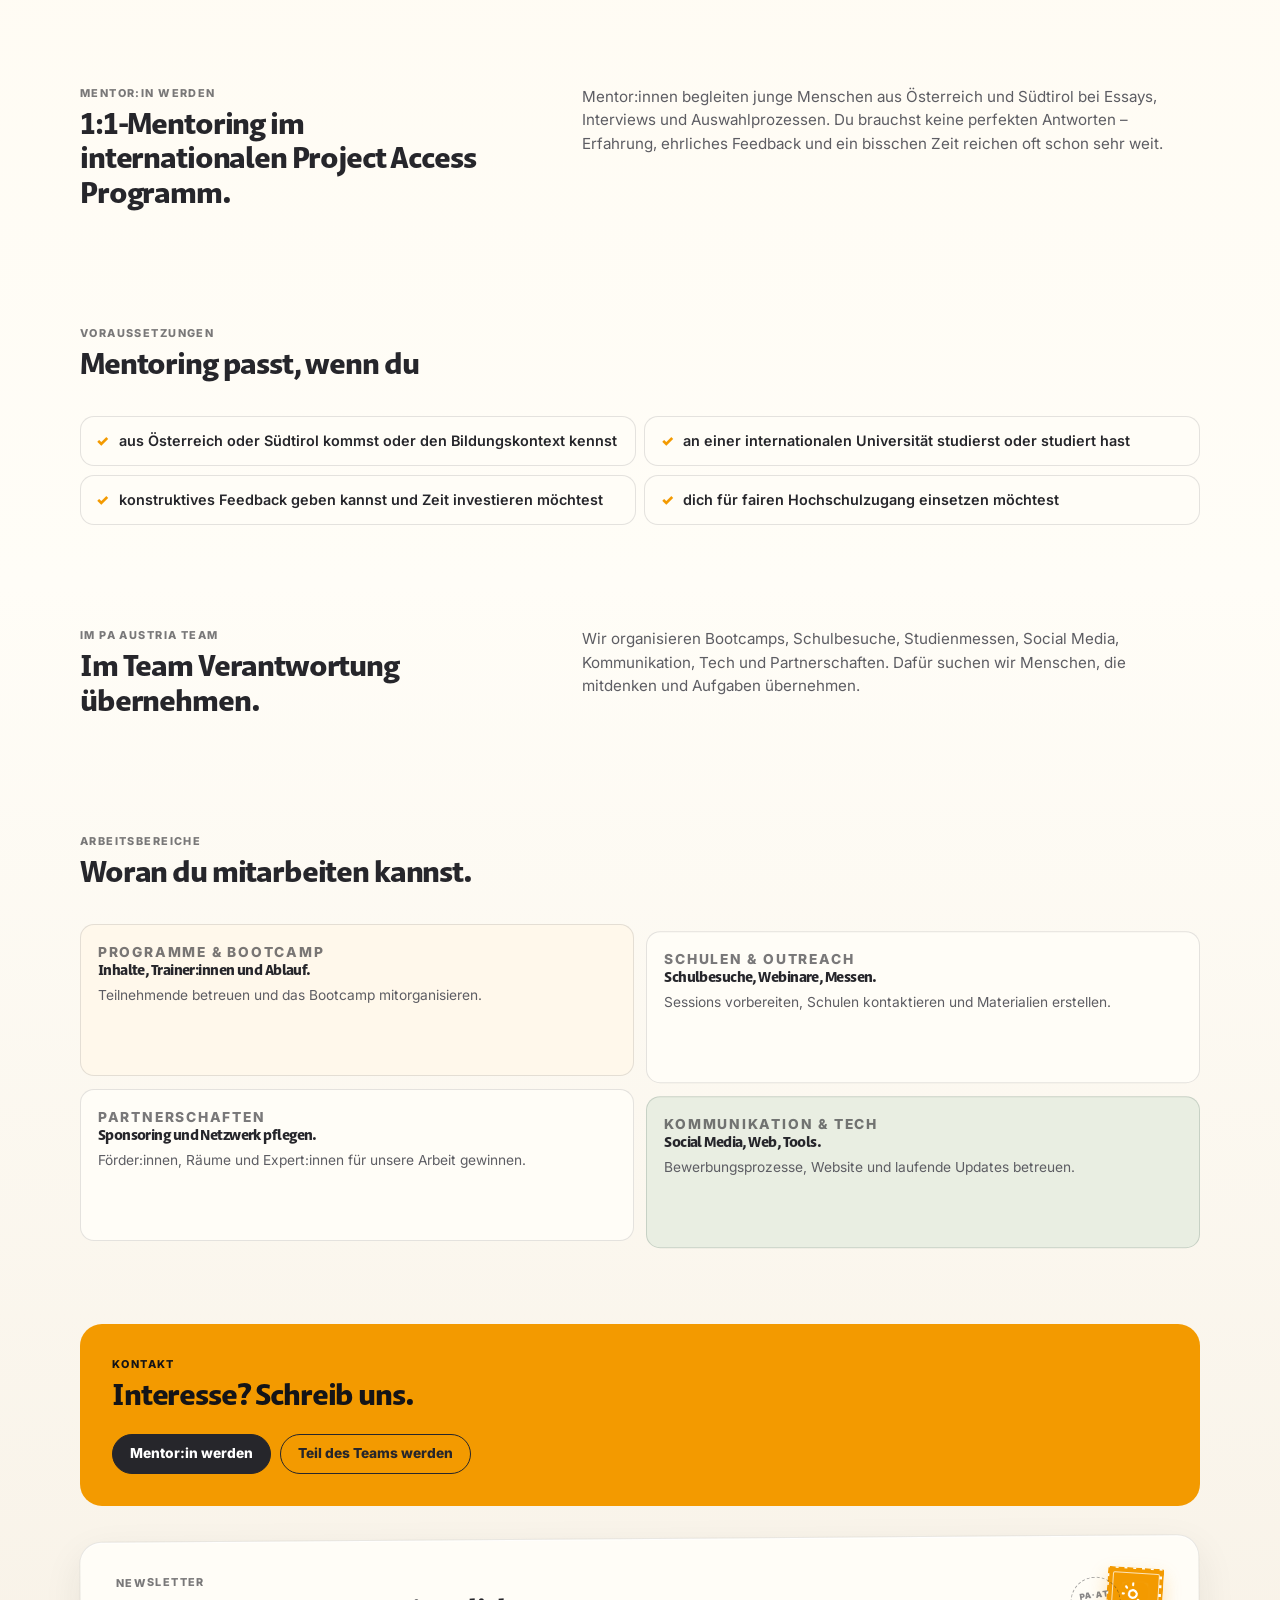
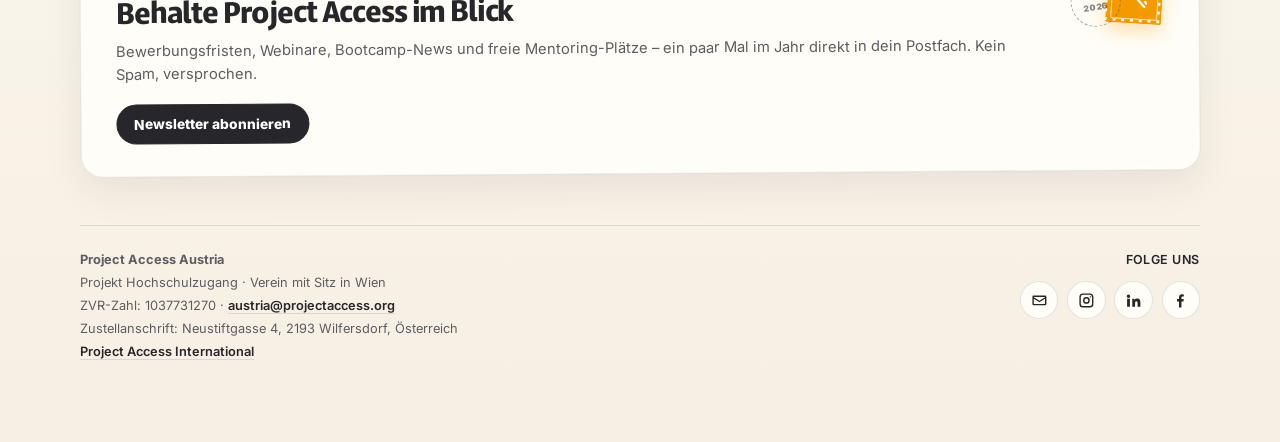
<file: team.html>
<!doctype html>
<html lang="de">
  <head>
    <meta charset="utf-8" />
    <meta name="viewport" content="width=device-width, initial-scale=1" />

    <title>Team &amp; Mitmachen – Mentor:in werden | Project Access Austria</title>
    <meta name="description" content="Das Team hinter Project Access Austria sowie offene Rollen für Mentor:innen und ehrenamtliche Teammitglieder mit Erfahrung an internationalen Universitäten." />
    <meta name="keywords" content="Mentor werden Auslandsstudium, ehrenamtlich PA Austria, Project Access Austria Team, Volunteer Bildung Österreich" />
    <meta name="author" content="Project Access Austria" />
    <meta name="robots" content="index,follow,max-image-preview:large,max-snippet:-1,max-video-preview:-1" />
    <meta name="referrer" content="strict-origin-when-cross-origin" />
    <meta name="theme-color" content="#26262b" />
    <meta name="format-detection" content="telephone=no" />
    <meta name="generator" content="Jinja2 + build.py" />

    <link rel="canonical" href="https://projectaccess.at/team.html" />
    <link rel="alternate" hreflang="de" href="https://projectaccess.at/team.html" />
    <link rel="alternate" hreflang="de-AT" href="https://projectaccess.at/team.html" />
    <link rel="alternate" hreflang="en" href="https://projectaccess.at/en/team.html" />
    <link rel="alternate" hreflang="x-default" href="https://projectaccess.at/en/team.html" />

    <meta property="og:type" content="website" />
    <meta property="og:site_name" content="Project Access Austria" />
    <meta property="og:locale" content="de_AT" />
    <meta property="og:locale:alternate" content="en_GB" />
    <meta property="og:title" content="Team &amp; Mitmachen – Mentor:in werden | Project Access Austria" />
    <meta property="og:description" content="Das Team hinter Project Access Austria sowie offene Rollen für Mentor:innen und ehrenamtliche Teammitglieder mit Erfahrung an internationalen Universitäten." />
    <meta property="og:url" content="https://projectaccess.at/team.html" />
    <meta property="og:image" content="https://projectaccess.at/assets/DSC07622.webp" />
    <meta property="og:image:alt" content="Teilnehmende und Mentor:innen beim Project Access Austria Bootcamp" />

    <meta name="twitter:card" content="summary_large_image" />
    <meta name="twitter:title" content="Team &amp; Mitmachen – Mentor:in werden | Project Access Austria" />
    <meta name="twitter:description" content="Das Team hinter Project Access Austria sowie offene Rollen für Mentor:innen und ehrenamtliche Teammitglieder mit Erfahrung an internationalen Universitäten." />
    <meta name="twitter:image" content="https://projectaccess.at/assets/DSC07622.webp" />
    <meta name="twitter:image:alt" content="Teilnehmende und Mentor:innen beim Project Access Austria Bootcamp" />

    <link rel="icon" href="https://projectaccess.at/favicon.ico" sizes="48x48" />
    <link rel="icon" type="image/png" sizes="192x192" href="https://projectaccess.at/assets/pa-favicon-192.png" />
    <link rel="icon" type="image/png" sizes="32x32" href="https://projectaccess.at/assets/pa-favicon-32.png" />
    <link rel="apple-touch-icon" sizes="180x180" href="https://projectaccess.at/assets/pa-favicon-180.png" />

    <link rel="preconnect" href="https://fonts.googleapis.com" />
    <link rel="preconnect" href="https://fonts.gstatic.com" crossorigin />
    <link
      href="https://fonts.googleapis.com/css2?family=Inter:wght@500;600;700;800;900&display=swap"
      rel="stylesheet"
    />
    <link rel="stylesheet" href="styles.css" />

    <script type="application/ld+json">
{
  "@context": "https://schema.org",
  "@graph": [
    {
      "@type": ["NGO", "EducationalOrganization"],
      "@id": "https://projectaccess.at/#organization",
      "name": "Project Access Austria",
      "legalName": "Projekt Hochschulzugang",
      "alternateName": ["PA\u00a0Austria", "Project\u00a0Access\u00a0\u00d6sterreich", "Projekt Hochschulzugang"],
      "url": "https://projectaccess.at/",
      "logo": {
        "@type": "ImageObject",
        "url": "https://projectaccess.at/assets/pa-favicon-192.png",
        "width": 2500,
        "height": 1000
      },
      "image": "https://projectaccess.at/assets/DSC07622.webp",
      "description": "Project\u00a0Access\u00a0Austria ist die \u00f6sterreichische Sektion des internationalen Project-Access-Netzwerks. Wir unterst\u00fctzen Sch\u00fcler:innen und Studierende aus \u00d6sterreich und S\u00fcdtirol kostenlos bei Bewerbungen an selektive internationale Universit\u00e4ten \u2013 mit 1:1-Mentoring, einem j\u00e4hrlichen Bewerbungs-Bootcamp, Schulbesuchen und Webinaren.",
      "foundingDate": "2018",
      "email": "austria@projectaccess.org",
      "address": {
        "@type": "PostalAddress",
        "streetAddress": "Neustiftgasse 4",
        "postalCode": "2193",
        "addressLocality": "Wilfersdorf",
        "addressRegion": "Nieder\u00f6sterreich",
        "addressCountry": "AT"
      },
      "areaServed": [
        {"@type": "Country", "name": "AT" },
        {"@type": "Country", "name": "IT-32-BZ" }
      ],
      "knowsAbout": ["Bewerbung an internationalen Universit\u00e4ten", "Studium in den USA", "Studium in Gro\u00dfbritannien", "Oxford und Cambridge Bewerbungen", "Personal Statement und Essays", "Stipendien und Studienfinanzierung", "Mentoring f\u00fcr Sch\u00fcler:innen", "Auslandsstudium f\u00fcr Sch\u00fcler:innen aus \u00d6sterreich und S\u00fcdtirol"],
      "knowsLanguage": ["de", "en"],
      "identifier": {
        "@type": "PropertyValue",
        "propertyID": "ZVR-Zahl",
        "value": "1037731270"
      },
      "parentOrganization": {
        "@type": "NGO",
        "name": "Project\u00a0Access",
        "url": "https://projectaccess.org"
      },
      "sameAs": ["https://projectaccess.org", "https://www.instagram.com/projectaccess.at/", "https://www.linkedin.com/company/project-access-austria/", "https://www.facebook.com/projectaccessaustria/"],
      "contactPoint": [
        {
          "@type": "ContactPoint",
          "contactType": "general inquiries",
          "email": "austria@projectaccess.org",
          "availableLanguage": ["German", "English"],
          "areaServed": ["AT", "IT-32-BZ"]
        }
      ]
    },
    {
      "@type": "WebSite",
      "@id": "https://projectaccess.at/#website",
      "url": "https://projectaccess.at/",
      "name": "Project Access Austria",
      "inLanguage": ["de-AT", "en"],
      "publisher": {"@id": "https://projectaccess.at/#organization"},
      "description": "Project\u00a0Access\u00a0Austria ist die \u00f6sterreichische Sektion des internationalen Project-Access-Netzwerks. Wir unterst\u00fctzen Sch\u00fcler:innen und Studierende aus \u00d6sterreich und S\u00fcdtirol kostenlos bei Bewerbungen an selektive internationale Universit\u00e4ten \u2013 mit 1:1-Mentoring, einem j\u00e4hrlichen Bewerbungs-Bootcamp, Schulbesuchen und Webinaren."
    },
    {
      "@type": "WebPage",
      "@id": "https://projectaccess.at/team.html#webpage",
      "url": "https://projectaccess.at/team.html",
      "name": "Team \u0026\u00a0Mitmachen \u2013 Mentor:in werden | Project\u00a0Access\u00a0Austria",
      "description": "Das Team hinter Project\u00a0Access\u00a0Austria sowie offene Rollen f\u00fcr Mentor:innen und ehrenamtliche Teammitglieder mit Erfahrung an internationalen Universit\u00e4ten.",
      "inLanguage": "de-AT",
      "isPartOf": {"@id": "https://projectaccess.at/#website"},
      "about": {"@id": "https://projectaccess.at/#organization"},
      "primaryImageOfPage": {
        "@type": "ImageObject",
        "url": "https://projectaccess.at/assets/DSC07622.webp"
      },
      "breadcrumb": {"@id": "https://projectaccess.at/team.html#breadcrumb"}
    },
    {
      "@type": "BreadcrumbList",
      "@id": "https://projectaccess.at/team.html#breadcrumb",
      "itemListElement": [
        {
          "@type": "ListItem",
          "position": 1,
          "name": "Project Access Austria",
          "item": "https://projectaccess.at/"
        },
        {
          "@type": "ListItem",
          "position": 2,
          "name": "Team \u0026\u00a0Mitmachen \u2013 Mentor:in werden | Project\u00a0Access\u00a0Austria",
          "item": "https://projectaccess.at/team.html"
        }
      ]
    }
  ]
}
</script>

    
  </head>
  <body>
        <header class="site-header">
      <a class="brand" href="index.html#top" aria-label="Project Access Austria Startseite">
        <img class="brand-logo" src="assets/logos/project-access-international.svg" alt="" aria-hidden="true" />
      </a>
      <div class="header-actions">
        <a class="lang-switch" href="en/team.html" aria-label="Sprache">
          <span class="lang-switch-link is-active" aria-current="true">DE</span>
          <span class="lang-switch-sep" aria-hidden="true">·</span>
          <span class="lang-switch-link" >EN</span>
        </a>
        
        
        <a class="button button-small header-cta header-cta-shortenable" href="https://airtable.com/appSrxV1MH9LEChsv/shriRjvsfQX4UZiSg">
          <span class="header-cta-label header-cta-label-full">Newsletter abonnieren</span>
          
          <span class="header-cta-label header-cta-label-short">Newsletter</span>
          
        </a>
        
      </div>
      <input
        id="site-nav-toggle"
        class="nav-toggle-input"
        type="checkbox"
        aria-label="Menü öffnen"
      />
      <label for="site-nav-toggle" class="nav-toggle" aria-hidden="true">
        <span class="nav-toggle-bars" aria-hidden="true"></span>
      </label>
      <div class="nav-shell-panel">
        <nav class="nav" aria-label="Hauptnavigation">
          <a href="index.html#programm">Programm</a>
          <a href="bootcamp.html">Bootcamp</a>
          <a href="events.html">Events</a>
          <a href="partners.html">Partner</a>
          <a href="team.html" class="is-active" aria-current="page">Team &amp; Mitmachen</a>
        </nav>
        <a class="mobile-lang-link" href="en/team.html">Englische Version</a>
      </div>
    </header>

    <main>
      
      <section class="page-hero page-hero-split section-shell">
        <div>
          <p class="eyebrow">Team &amp; Mitmachen</p>
          <h1>Das Team hinter <span class="mark">PA Austria</span> – und vielleicht bald du.</h1>
          <p class="lead">Wir sind 16 Studierende und Absolvent:innen, die ehrenamtlich Mentoring, Schulbesuche, Bootcamp, Tech und Kommunikation organisieren. Du studierst im Ausland oder hast an einer internationalen Universität studiert? Dann begleite Bewerber:innen direkt als Mentor:in oder hilf uns im PA Austria Team.</p>
          <div class="hero-actions">
            <a class="button" href="https://projectaccess.org/become-a-mentor">Mentor:in werden</a>
            <a class="button button-secondary" href="https://projectaccess.org/austria-various-roles">Teil des Teams werden</a>
          </div>
        </div>
        <img class="page-hero-image" src="assets/DSC_7234.webp" alt="Mentor:innen und Teilnehmende beim PA Austria Bootcamp" fetchpriority="high" decoding="async" />
      </section>

      <section class="team-section section-shell" id="team">
        <div class="section-heading">
          <p class="eyebrow">Wer wir sind</p>
          <h2>Das aktuelle Team.</h2>
        </div>
        <div class="full-team-grid">
          <article class="team-card">
            <img src="assets/DSC0130.webp" alt="Yoan – President &amp; Head of Product · WU Wien / QUT" loading="lazy" decoding="async" />
            <div class="team-card-body">
              <div class="team-card-header">
                <h3>Yoan</h3>
                <a class="team-card-linkedin" href="https://www.linkedin.com/in/yoantalkov/" aria-label="LinkedIn-Profil von Yoan" target="_blank" rel="noopener noreferrer">
                  <span class="team-card-linkedin-icon" aria-hidden="true">
                    <svg viewBox="0 0 24 24">
                      <path d="M6.94 8.5A1.56 1.56 0 1 1 6.94 5.38a1.56 1.56 0 0 1 0 3.12ZM5.56 18.5h2.76V9.88H5.56V18.5Zm4.5 0h2.76v-4.8c0-1.26.24-2.48 1.8-2.48 1.54 0 1.56 1.44 1.56 2.56v4.72H19v-5.28c0-2.6-.56-4.6-3.6-4.6-1.46 0-2.44.8-2.84 1.56h-.04V9.88h-2.46V18.5Z" />
                    </svg>
                  </span>
                </a>
              </div>
              <p>President &amp; Head of Product · WU Wien / QUT</p>
            </div>
          </article>
          <article class="team-card">
            <img src="assets/Katrin_Outreach.webp" alt="Katrin – Country Director &amp; Head of Outreach · Oxford / Warwick" loading="lazy" decoding="async" />
            <div class="team-card-body">
              <div class="team-card-header">
                <h3>Katrin</h3>
                <a class="team-card-linkedin" href="https://www.linkedin.com/in/katrin-hirtenlehner/" aria-label="LinkedIn-Profil von Katrin" target="_blank" rel="noopener noreferrer">
                  <span class="team-card-linkedin-icon" aria-hidden="true">
                    <svg viewBox="0 0 24 24">
                      <path d="M6.94 8.5A1.56 1.56 0 1 1 6.94 5.38a1.56 1.56 0 0 1 0 3.12ZM5.56 18.5h2.76V9.88H5.56V18.5Zm4.5 0h2.76v-4.8c0-1.26.24-2.48 1.8-2.48 1.54 0 1.56 1.44 1.56 2.56v4.72H19v-5.28c0-2.6-.56-4.6-3.6-4.6-1.46 0-2.44.8-2.84 1.56h-.04V9.88h-2.46V18.5Z" />
                    </svg>
                  </span>
                </a>
              </div>
              <p>Country Director &amp; Head of Outreach · Oxford / Warwick</p>
            </div>
          </article>
          <article class="team-card">
            <img src="assets/Diana.webp" alt="Diana – Head of Postgrad · LSE" loading="lazy" decoding="async" />
            <div class="team-card-body">
              <div class="team-card-header">
                <h3>Diana</h3>
                <a class="team-card-linkedin" href="https://www.linkedin.com/in/diana-manianchira-217269166/" aria-label="LinkedIn-Profil von Diana" target="_blank" rel="noopener noreferrer">
                  <span class="team-card-linkedin-icon" aria-hidden="true">
                    <svg viewBox="0 0 24 24">
                      <path d="M6.94 8.5A1.56 1.56 0 1 1 6.94 5.38a1.56 1.56 0 0 1 0 3.12ZM5.56 18.5h2.76V9.88H5.56V18.5Zm4.5 0h2.76v-4.8c0-1.26.24-2.48 1.8-2.48 1.54 0 1.56 1.44 1.56 2.56v4.72H19v-5.28c0-2.6-.56-4.6-3.6-4.6-1.46 0-2.44.8-2.84 1.56h-.04V9.88h-2.46V18.5Z" />
                    </svg>
                  </span>
                </a>
              </div>
              <p>Head of Postgrad · LSE</p>
            </div>
          </article>
          <article class="team-card">
            <img src="assets/Yan.webp" alt="Yan – Kassier · Sciences Po" loading="lazy" decoding="async" />
            <div class="team-card-body">
              <div class="team-card-header">
                <h3>Yan</h3>
                <a class="team-card-linkedin" href="https://www.linkedin.com/in/yan-s-matschi-scpoedu/" aria-label="LinkedIn-Profil von Yan" target="_blank" rel="noopener noreferrer">
                  <span class="team-card-linkedin-icon" aria-hidden="true">
                    <svg viewBox="0 0 24 24">
                      <path d="M6.94 8.5A1.56 1.56 0 1 1 6.94 5.38a1.56 1.56 0 0 1 0 3.12ZM5.56 18.5h2.76V9.88H5.56V18.5Zm4.5 0h2.76v-4.8c0-1.26.24-2.48 1.8-2.48 1.54 0 1.56 1.44 1.56 2.56v4.72H19v-5.28c0-2.6-.56-4.6-3.6-4.6-1.46 0-2.44.8-2.84 1.56h-.04V9.88h-2.46V18.5Z" />
                    </svg>
                  </span>
                </a>
              </div>
              <p>Kassier · Sciences Po</p>
            </div>
          </article>
          <article class="team-card">
            <img src="assets/Melanie.webp" alt="Melanie – Product Team · ESCP" loading="lazy" decoding="async" />
            <div class="team-card-body">
              <div class="team-card-header">
                <h3>Melanie</h3>
                <a class="team-card-linkedin" href="https://www.linkedin.com/in/melanie-azetm%C3%BCller-7b167b20a/" aria-label="LinkedIn-Profil von Melanie" target="_blank" rel="noopener noreferrer">
                  <span class="team-card-linkedin-icon" aria-hidden="true">
                    <svg viewBox="0 0 24 24">
                      <path d="M6.94 8.5A1.56 1.56 0 1 1 6.94 5.38a1.56 1.56 0 0 1 0 3.12ZM5.56 18.5h2.76V9.88H5.56V18.5Zm4.5 0h2.76v-4.8c0-1.26.24-2.48 1.8-2.48 1.54 0 1.56 1.44 1.56 2.56v4.72H19v-5.28c0-2.6-.56-4.6-3.6-4.6-1.46 0-2.44.8-2.84 1.56h-.04V9.88h-2.46V18.5Z" />
                    </svg>
                  </span>
                </a>
              </div>
              <p>Product Team · ESCP</p>
            </div>
          </article>
          <article class="team-card">
            <img src="assets/Nicholas.webp" alt="Nicholas – Product Team · WU Wien" loading="lazy" decoding="async" />
            <div class="team-card-body">
              <div class="team-card-header">
                <h3>Nicholas</h3>
                <a class="team-card-linkedin" href="https://www.linkedin.com/in/ntyloch/" aria-label="LinkedIn-Profil von Nicholas" target="_blank" rel="noopener noreferrer">
                  <span class="team-card-linkedin-icon" aria-hidden="true">
                    <svg viewBox="0 0 24 24">
                      <path d="M6.94 8.5A1.56 1.56 0 1 1 6.94 5.38a1.56 1.56 0 0 1 0 3.12ZM5.56 18.5h2.76V9.88H5.56V18.5Zm4.5 0h2.76v-4.8c0-1.26.24-2.48 1.8-2.48 1.54 0 1.56 1.44 1.56 2.56v4.72H19v-5.28c0-2.6-.56-4.6-3.6-4.6-1.46 0-2.44.8-2.84 1.56h-.04V9.88h-2.46V18.5Z" />
                    </svg>
                  </span>
                </a>
              </div>
              <p>Product Team · WU Wien</p>
            </div>
          </article>
          <article class="team-card">
            <img src="assets/Sarah.webp" alt="Sarah – Product Team · Oxford / American University of Paris" loading="lazy" decoding="async" />
            <div class="team-card-body">
              <div class="team-card-header">
                <h3>Sarah</h3>
                <a class="team-card-linkedin" href="https://www.linkedin.com/in/sarahglavan/" aria-label="LinkedIn-Profil von Sarah" target="_blank" rel="noopener noreferrer">
                  <span class="team-card-linkedin-icon" aria-hidden="true">
                    <svg viewBox="0 0 24 24">
                      <path d="M6.94 8.5A1.56 1.56 0 1 1 6.94 5.38a1.56 1.56 0 0 1 0 3.12ZM5.56 18.5h2.76V9.88H5.56V18.5Zm4.5 0h2.76v-4.8c0-1.26.24-2.48 1.8-2.48 1.54 0 1.56 1.44 1.56 2.56v4.72H19v-5.28c0-2.6-.56-4.6-3.6-4.6-1.46 0-2.44.8-2.84 1.56h-.04V9.88h-2.46V18.5Z" />
                    </svg>
                  </span>
                </a>
              </div>
              <p>Product Team · Oxford / American University of Paris</p>
            </div>
          </article>
          <article class="team-card">
            <img src="assets/David.webp" alt="David – Product Team · VU Amsterdam" loading="lazy" decoding="async" />
            <div class="team-card-body">
              <div class="team-card-header">
                <h3>David</h3>
                <a class="team-card-linkedin" href="https://www.linkedin.com/in/david-zehner/" aria-label="LinkedIn-Profil von David" target="_blank" rel="noopener noreferrer">
                  <span class="team-card-linkedin-icon" aria-hidden="true">
                    <svg viewBox="0 0 24 24">
                      <path d="M6.94 8.5A1.56 1.56 0 1 1 6.94 5.38a1.56 1.56 0 0 1 0 3.12ZM5.56 18.5h2.76V9.88H5.56V18.5Zm4.5 0h2.76v-4.8c0-1.26.24-2.48 1.8-2.48 1.54 0 1.56 1.44 1.56 2.56v4.72H19v-5.28c0-2.6-.56-4.6-3.6-4.6-1.46 0-2.44.8-2.84 1.56h-.04V9.88h-2.46V18.5Z" />
                    </svg>
                  </span>
                </a>
              </div>
              <p>Product Team · VU Amsterdam</p>
            </div>
          </article>
          <article class="team-card">
            <img src="assets/IMG_2870.webp" alt="Emmely – Outreach &amp; Social Media · IMC FH Krems" loading="lazy" decoding="async" />
            <div class="team-card-body">
              <div class="team-card-header">
                <h3>Emmely</h3>
                <a class="team-card-linkedin" href="https://www.linkedin.com/in/emmely-antonia-patrasso/" aria-label="LinkedIn-Profil von Emmely" target="_blank" rel="noopener noreferrer">
                  <span class="team-card-linkedin-icon" aria-hidden="true">
                    <svg viewBox="0 0 24 24">
                      <path d="M6.94 8.5A1.56 1.56 0 1 1 6.94 5.38a1.56 1.56 0 0 1 0 3.12ZM5.56 18.5h2.76V9.88H5.56V18.5Zm4.5 0h2.76v-4.8c0-1.26.24-2.48 1.8-2.48 1.54 0 1.56 1.44 1.56 2.56v4.72H19v-5.28c0-2.6-.56-4.6-3.6-4.6-1.46 0-2.44.8-2.84 1.56h-.04V9.88h-2.46V18.5Z" />
                    </svg>
                  </span>
                </a>
              </div>
              <p>Outreach &amp; Social Media · IMC FH Krems</p>
            </div>
          </article>
          <article class="team-card">
            <img src="assets/Zeno.webp" alt="Zeno – Outreach · Georgia Tech" loading="lazy" decoding="async" />
            <div class="team-card-body">
              <div class="team-card-header">
                <h3>Zeno</h3>
                <a class="team-card-linkedin" href="https://www.linkedin.com/in/zeno-paukner/" aria-label="LinkedIn-Profil von Zeno" target="_blank" rel="noopener noreferrer">
                  <span class="team-card-linkedin-icon" aria-hidden="true">
                    <svg viewBox="0 0 24 24">
                      <path d="M6.94 8.5A1.56 1.56 0 1 1 6.94 5.38a1.56 1.56 0 0 1 0 3.12ZM5.56 18.5h2.76V9.88H5.56V18.5Zm4.5 0h2.76v-4.8c0-1.26.24-2.48 1.8-2.48 1.54 0 1.56 1.44 1.56 2.56v4.72H19v-5.28c0-2.6-.56-4.6-3.6-4.6-1.46 0-2.44.8-2.84 1.56h-.04V9.88h-2.46V18.5Z" />
                    </svg>
                  </span>
                </a>
              </div>
              <p>Outreach · Georgia Tech</p>
            </div>
          </article>
          <article class="team-card">
            <img src="assets/Kati_Outreach_TUM.webp" alt="Katrin – Outreach · TUM" loading="lazy" decoding="async" />
            <div class="team-card-body">
              <div class="team-card-header">
                <h3>Katrin</h3>
                <a class="team-card-linkedin" href="https://www.linkedin.com/in/katrin-mathe-1445732a7/" aria-label="LinkedIn-Profil von Katrin" target="_blank" rel="noopener noreferrer">
                  <span class="team-card-linkedin-icon" aria-hidden="true">
                    <svg viewBox="0 0 24 24">
                      <path d="M6.94 8.5A1.56 1.56 0 1 1 6.94 5.38a1.56 1.56 0 0 1 0 3.12ZM5.56 18.5h2.76V9.88H5.56V18.5Zm4.5 0h2.76v-4.8c0-1.26.24-2.48 1.8-2.48 1.54 0 1.56 1.44 1.56 2.56v4.72H19v-5.28c0-2.6-.56-4.6-3.6-4.6-1.46 0-2.44.8-2.84 1.56h-.04V9.88h-2.46V18.5Z" />
                    </svg>
                  </span>
                </a>
              </div>
              <p>Outreach · TUM</p>
            </div>
          </article>
          <article class="team-card">
            <img src="assets/Foto_Haselbauer_Theodor.webp" alt="Theo – Outreach · WU Wien" loading="lazy" decoding="async" />
            <div class="team-card-body">
              <div class="team-card-header">
                <h3>Theo</h3>
                <a class="team-card-linkedin" href="https://www.linkedin.com/in/theo-haselbauer/" aria-label="LinkedIn-Profil von Theo" target="_blank" rel="noopener noreferrer">
                  <span class="team-card-linkedin-icon" aria-hidden="true">
                    <svg viewBox="0 0 24 24">
                      <path d="M6.94 8.5A1.56 1.56 0 1 1 6.94 5.38a1.56 1.56 0 0 1 0 3.12ZM5.56 18.5h2.76V9.88H5.56V18.5Zm4.5 0h2.76v-4.8c0-1.26.24-2.48 1.8-2.48 1.54 0 1.56 1.44 1.56 2.56v4.72H19v-5.28c0-2.6-.56-4.6-3.6-4.6-1.46 0-2.44.8-2.84 1.56h-.04V9.88h-2.46V18.5Z" />
                    </svg>
                  </span>
                </a>
              </div>
              <p>Outreach · WU Wien</p>
            </div>
          </article>
          <article class="team-card">
            <img src="assets/Screenshot_2026-03-04.webp" alt="Valentin – Outreach" loading="lazy" decoding="async" />
            <div class="team-card-body">
              <div class="team-card-header">
                <h3>Valentin</h3>
                <a class="team-card-linkedin" href="https://www.linkedin.com/in/valentin-krissmanek-92824a203/" aria-label="LinkedIn-Profil von Valentin" target="_blank" rel="noopener noreferrer">
                  <span class="team-card-linkedin-icon" aria-hidden="true">
                    <svg viewBox="0 0 24 24">
                      <path d="M6.94 8.5A1.56 1.56 0 1 1 6.94 5.38a1.56 1.56 0 0 1 0 3.12ZM5.56 18.5h2.76V9.88H5.56V18.5Zm4.5 0h2.76v-4.8c0-1.26.24-2.48 1.8-2.48 1.54 0 1.56 1.44 1.56 2.56v4.72H19v-5.28c0-2.6-.56-4.6-3.6-4.6-1.46 0-2.44.8-2.84 1.56h-.04V9.88h-2.46V18.5Z" />
                    </svg>
                  </span>
                </a>
              </div>
              <p>Outreach</p>
            </div>
          </article>
          <article class="team-card">
            <img src="assets/Daniel.webp" alt="Daniel – Postgrad · MedUni Innsbruck" loading="lazy" decoding="async" />
            <div class="team-card-body">
              <div class="team-card-header">
                <h3>Daniel</h3>
                <a class="team-card-linkedin" href="https://www.linkedin.com/in/daniel-sucur-738656378/" aria-label="LinkedIn-Profil von Daniel" target="_blank" rel="noopener noreferrer">
                  <span class="team-card-linkedin-icon" aria-hidden="true">
                    <svg viewBox="0 0 24 24">
                      <path d="M6.94 8.5A1.56 1.56 0 1 1 6.94 5.38a1.56 1.56 0 0 1 0 3.12ZM5.56 18.5h2.76V9.88H5.56V18.5Zm4.5 0h2.76v-4.8c0-1.26.24-2.48 1.8-2.48 1.54 0 1.56 1.44 1.56 2.56v4.72H19v-5.28c0-2.6-.56-4.6-3.6-4.6-1.46 0-2.44.8-2.84 1.56h-.04V9.88h-2.46V18.5Z" />
                    </svg>
                  </span>
                </a>
              </div>
              <p>Postgrad · MedUni Innsbruck</p>
            </div>
          </article>
          <article class="team-card">
            <img src="assets/Sonu_Maramangalam.webp" alt="Sonu – Postgrad · Oxford" loading="lazy" decoding="async" />
            <div class="team-card-body">
              <div class="team-card-header">
                <h3>Sonu</h3>
                <a class="team-card-linkedin" href="https://www.linkedin.com/in/sonu2000/" aria-label="LinkedIn-Profil von Sonu" target="_blank" rel="noopener noreferrer">
                  <span class="team-card-linkedin-icon" aria-hidden="true">
                    <svg viewBox="0 0 24 24">
                      <path d="M6.94 8.5A1.56 1.56 0 1 1 6.94 5.38a1.56 1.56 0 0 1 0 3.12ZM5.56 18.5h2.76V9.88H5.56V18.5Zm4.5 0h2.76v-4.8c0-1.26.24-2.48 1.8-2.48 1.54 0 1.56 1.44 1.56 2.56v4.72H19v-5.28c0-2.6-.56-4.6-3.6-4.6-1.46 0-2.44.8-2.84 1.56h-.04V9.88h-2.46V18.5Z" />
                    </svg>
                  </span>
                </a>
              </div>
              <p>Postgrad · Oxford</p>
            </div>
          </article>
          <article class="team-card">
            <img src="assets/IMG_7820.webp" alt="David – IT · TU Wien" loading="lazy" decoding="async" />
            <div class="team-card-body">
              <div class="team-card-header">
                <h3>David</h3>
                <a class="team-card-linkedin" href="https://www.linkedin.com/in/david-mikan-727b41260/" aria-label="LinkedIn-Profil von David" target="_blank" rel="noopener noreferrer">
                  <span class="team-card-linkedin-icon" aria-hidden="true">
                    <svg viewBox="0 0 24 24">
                      <path d="M6.94 8.5A1.56 1.56 0 1 1 6.94 5.38a1.56 1.56 0 0 1 0 3.12ZM5.56 18.5h2.76V9.88H5.56V18.5Zm4.5 0h2.76v-4.8c0-1.26.24-2.48 1.8-2.48 1.54 0 1.56 1.44 1.56 2.56v4.72H19v-5.28c0-2.6-.56-4.6-3.6-4.6-1.46 0-2.44.8-2.84 1.56h-.04V9.88h-2.46V18.5Z" />
                    </svg>
                  </span>
                </a>
              </div>
              <p>IT · TU Wien</p>
            </div>
          </article>
        </div>
      </section>

      <section class="section-shell two-column-section" id="engagement">
        <div>
          <p class="eyebrow">Mentor:in werden</p>
          <h2>1:1-Mentoring im internationalen Project Access Programm.</h2>
        </div>
        <div class="text-stack">
          <p>Mentor:innen begleiten junge Menschen aus Österreich und Südtirol bei Essays, Interviews und Auswahlprozessen. Du brauchst keine perfekten Antworten – Erfahrung, ehrliches Feedback und ein bisschen Zeit reichen oft schon sehr weit.</p>
        </div>
      </section>

      <section class="section-shell">
        <div class="section-heading">
          <p class="eyebrow">Voraussetzungen</p>
          <h2>Mentoring passt, wenn du</h2>
        </div>
        <ul class="feature-list">
          <li>aus Österreich oder Südtirol kommst oder den Bildungskontext kennst</li>
          <li>an einer internationalen Universität studierst oder studiert hast</li>
          <li>konstruktives Feedback geben kannst und Zeit investieren möchtest</li>
          <li>dich für fairen Hochschulzugang einsetzen möchtest</li>
        </ul>
      </section>

      <section class="section-shell two-column-section">
        <div>
          <p class="eyebrow">Im PA Austria Team</p>
          <h2>Im Team Verantwortung übernehmen.</h2>
        </div>
        <div class="text-stack">
          <p>Wir organisieren Bootcamps, Schulbesuche, Studienmessen, Social Media, Kommunikation, Tech und Partnerschaften. Dafür suchen wir Menschen, die mitdenken und Aufgaben übernehmen.</p>
        </div>
      </section>

      <section class="section-shell">
        <div class="section-heading">
          <p class="eyebrow">Arbeitsbereiche</p>
          <h2>Woran du mitarbeiten kannst.</h2>
        </div>
        <div class="bento">
          <article class="bento-tile w-3 accent-cream">
            <div>
              <p class="eyebrow">Programme &amp; Bootcamp</p>
              <h3>Inhalte, Trainer:innen und Ablauf.</h3>
              <p>Teilnehmende betreuen und das Bootcamp mitorganisieren.</p>
            </div>
          </article>
          <article class="bento-tile w-3">
            <div>
              <p class="eyebrow">Schulen &amp; Outreach</p>
              <h3>Schulbesuche, Webinare, Messen.</h3>
              <p>Sessions vorbereiten, Schulen kontaktieren und Materialien erstellen.</p>
            </div>
          </article>
          <article class="bento-tile w-3">
            <div>
              <p class="eyebrow">Partnerschaften</p>
              <h3>Sponsoring und Netzwerk pflegen.</h3>
              <p>Förder:innen, Räume und Expert:innen für unsere Arbeit gewinnen.</p>
            </div>
          </article>
          <article class="bento-tile w-3 accent-green">
            <div>
              <p class="eyebrow">Kommunikation &amp; Tech</p>
              <h3>Social Media, Web, Tools.</h3>
              <p>Bewerbungsprozesse, Website und laufende Updates betreuen.</p>
            </div>
          </article>
        </div>
      </section>

      <section class="section-shell cta-panel" id="kontakt">
        <p class="eyebrow">Kontakt</p>
        <h2>Interesse? Schreib uns.</h2>
        <div class="hero-actions">
          <a class="button" href="https://projectaccess.org/become-a-mentor">Mentor:in werden</a>
          <a class="button button-secondary" href="https://projectaccess.org/austria-various-roles">Teil des Teams werden</a>
        </div>
      </section>

            <section class="newsletter section-shell" aria-label="Newsletter abonnieren">
        <a class="newsletter-postcard" href="https://airtable.com/appSrxV1MH9LEChsv/shriRjvsfQX4UZiSg" target="_blank" rel="noopener">
          <div class="newsletter-copy">
            <p class="eyebrow">Newsletter</p>
            <h2>Behalte Project Access im Blick</h2>
            <p>Bewerbungsfristen, Webinare, Bootcamp-News und freie Mentoring-Plätze – ein paar Mal im Jahr direkt in dein Postfach. Kein Spam, versprochen.</p>
            <span class="button newsletter-button">Newsletter abonnieren</span>
          </div>
          <div class="newsletter-postage" aria-hidden="true">
            <span class="newsletter-postmark">
              <span>PA·AT</span>
              <span>2026</span>
            </span>
            <span class="newsletter-stamp">
              <span class="newsletter-stamp-inner">
                <img src="assets/pa-logomark-white.webp" alt="" loading="lazy" decoding="async" />
              </span>
            </span>
          </div>
        </a>
      </section>

    </main>
    
    <footer class="footer">
      <div class="footer-info">
        <strong>Project Access Austria</strong>
        <p>Projekt Hochschulzugang · Verein mit Sitz in Wien</p>
        <p>ZVR-Zahl: 1037731270 · <a href="mailto:austria@projectaccess.org">austria@projectaccess.org</a></p>
        <p>Zustellanschrift: Neustiftgasse 4, 2193 Wilfersdorf, Österreich</p>
        <p>
          <a href="https://projectaccess.org">Project Access International</a>
        </p>
        <p class="footer-lang-link">
          <a href="en/team.html">Englische Version</a>
        </p>
      </div>
      <div class="footer-socials">
        <span class="footer-socials-heading">Folge uns</span>
        <ul class="footer-socials-list">
          
          <li>
            <a class="footer-social footer-social-email"
               href="mailto:austria@projectaccess.org"
               aria-label="E-Mail an Project Access Austria"
               >
              <span class="footer-social-icon" aria-hidden="true"><svg viewBox="0 0 24 24" aria-hidden="true" focusable="false"><path d="M4 5h16a2 2 0 0 1 2 2v10a2 2 0 0 1-2 2H4a2 2 0 0 1-2-2V7a2 2 0 0 1 2-2zm0 2v.4l8 5 8-5V7H4zm16 2.7-7.47 4.67a1 1 0 0 1-1.06 0L4 9.7V17h16V9.7z"/></svg></span>
              <span class="footer-social-label">E-Mail</span>
            </a>
          </li>
          
          <li>
            <a class="footer-social footer-social-instagram"
               href="https://www.instagram.com/projectaccess.at/"
               aria-label="Project Access Austria auf Instagram"
               target="_blank" rel="noopener">
              <span class="footer-social-icon" aria-hidden="true"><svg viewBox="0 0 24 24" aria-hidden="true" focusable="false"><path d="M7 2h10a5 5 0 0 1 5 5v10a5 5 0 0 1-5 5H7a5 5 0 0 1-5-5V7a5 5 0 0 1 5-5zm0 2a3 3 0 0 0-3 3v10a3 3 0 0 0 3 3h10a3 3 0 0 0 3-3V7a3 3 0 0 0-3-3H7zm5 3.2a4.8 4.8 0 1 1 0 9.6 4.8 4.8 0 0 1 0-9.6zm0 2a2.8 2.8 0 1 0 0 5.6 2.8 2.8 0 0 0 0-5.6zM17.8 6a1 1 0 1 1 0 2 1 1 0 0 1 0-2z"/></svg></span>
              <span class="footer-social-label">Instagram</span>
            </a>
          </li>
          
          <li>
            <a class="footer-social footer-social-linkedin"
               href="https://www.linkedin.com/company/project-access-austria/"
               aria-label="Project Access Austria auf LinkedIn"
               target="_blank" rel="noopener">
              <span class="footer-social-icon" aria-hidden="true"><svg viewBox="0 0 24 24" aria-hidden="true" focusable="false"><path d="M4.98 3.5a2.5 2.5 0 1 1 0 5 2.5 2.5 0 0 1 0-5zM3 9.75h4V21H3V9.75zM9.5 9.75h3.83v1.54h.05a4.2 4.2 0 0 1 3.78-2.08c4.04 0 4.79 2.66 4.79 6.12V21h-4v-4.94c0-1.18-.02-2.7-1.65-2.7-1.65 0-1.9 1.29-1.9 2.62V21h-4V9.75z"/></svg></span>
              <span class="footer-social-label">LinkedIn</span>
            </a>
          </li>
          
          <li>
            <a class="footer-social footer-social-facebook"
               href="https://www.facebook.com/projectaccessaustria/"
               aria-label="Project Access Austria auf Facebook"
               target="_blank" rel="noopener">
              <span class="footer-social-icon" aria-hidden="true"><svg viewBox="0 0 24 24" aria-hidden="true" focusable="false"><path d="M13.5 22v-8.5h2.86l.43-3.32H13.5V8.06c0-.96.27-1.62 1.65-1.62h1.76V3.47A23.5 23.5 0 0 0 14.34 3.3c-2.55 0-4.3 1.56-4.3 4.42v2.46H7.18v3.32h2.86V22h3.46z"/></svg></span>
              <span class="footer-social-label">Facebook</span>
            </a>
          </li>
          
        </ul>
      </div>
    </footer>

  </body>
</html>
</file>
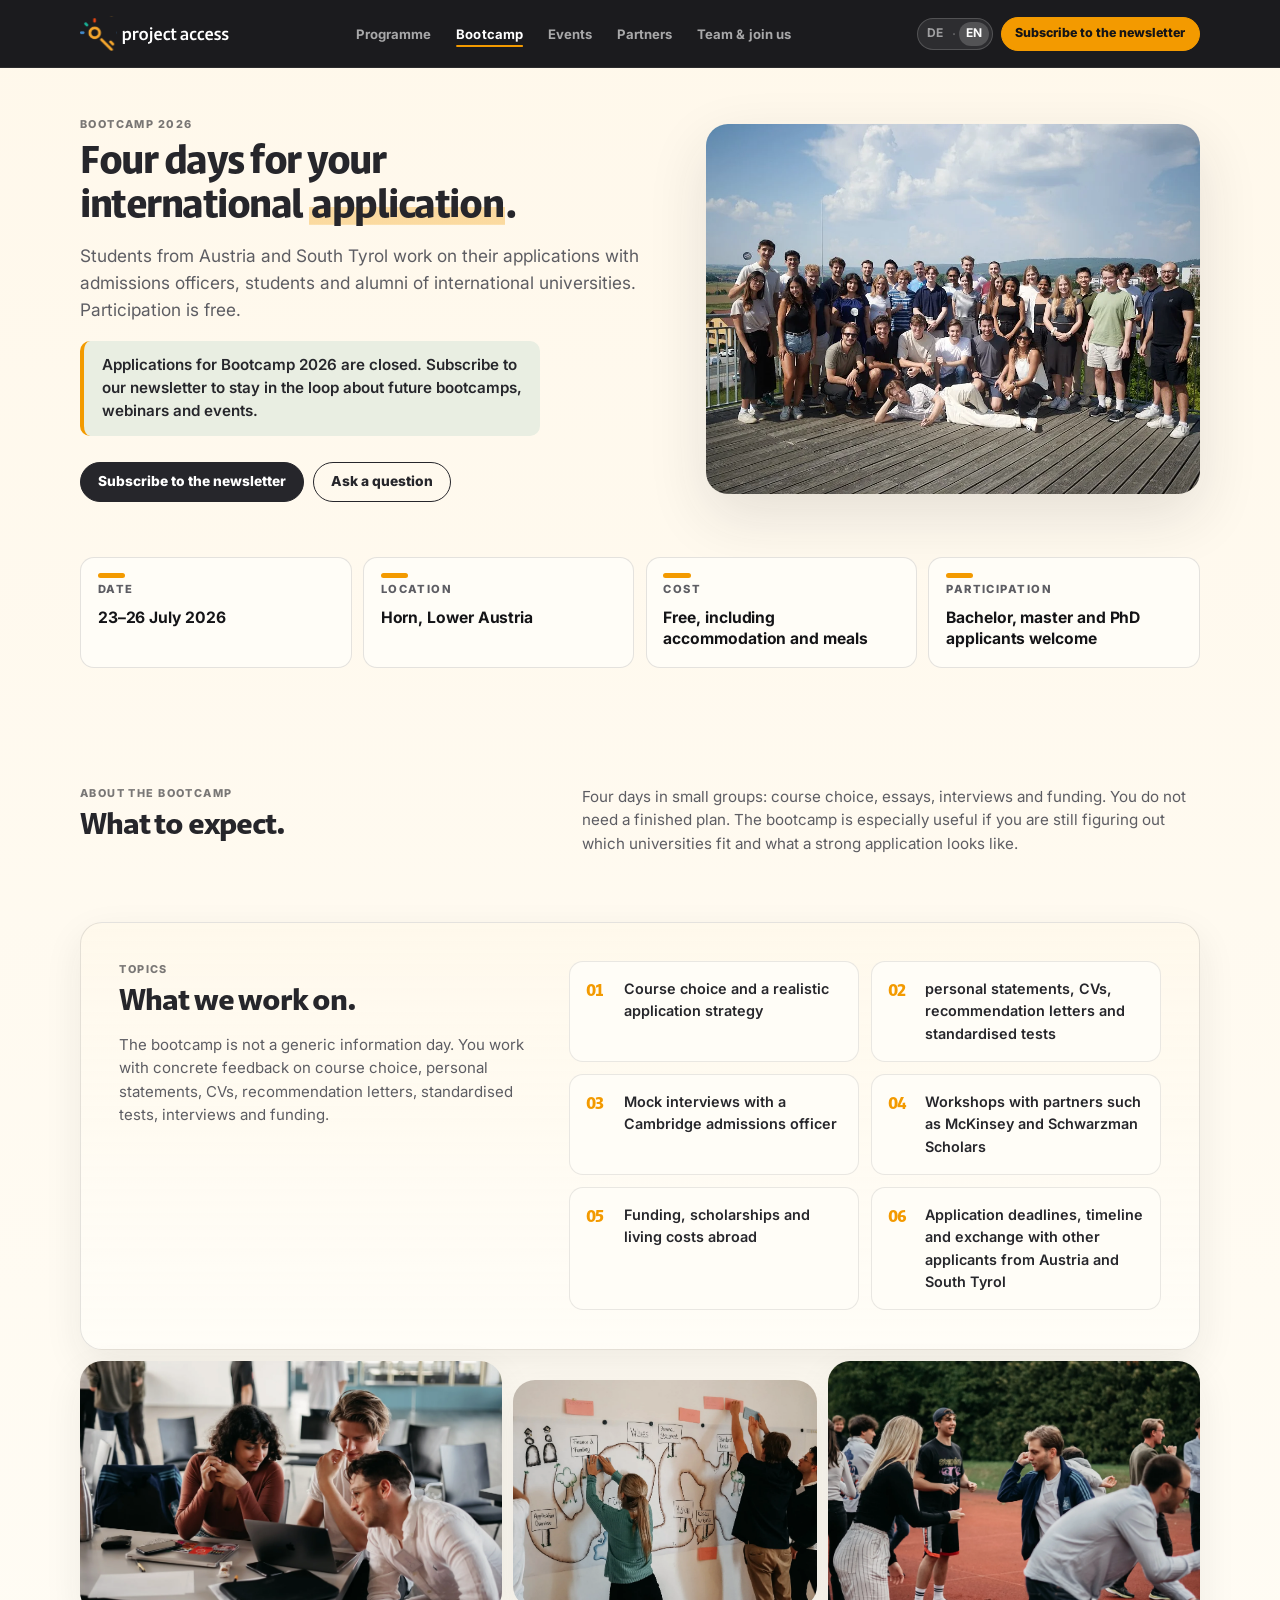
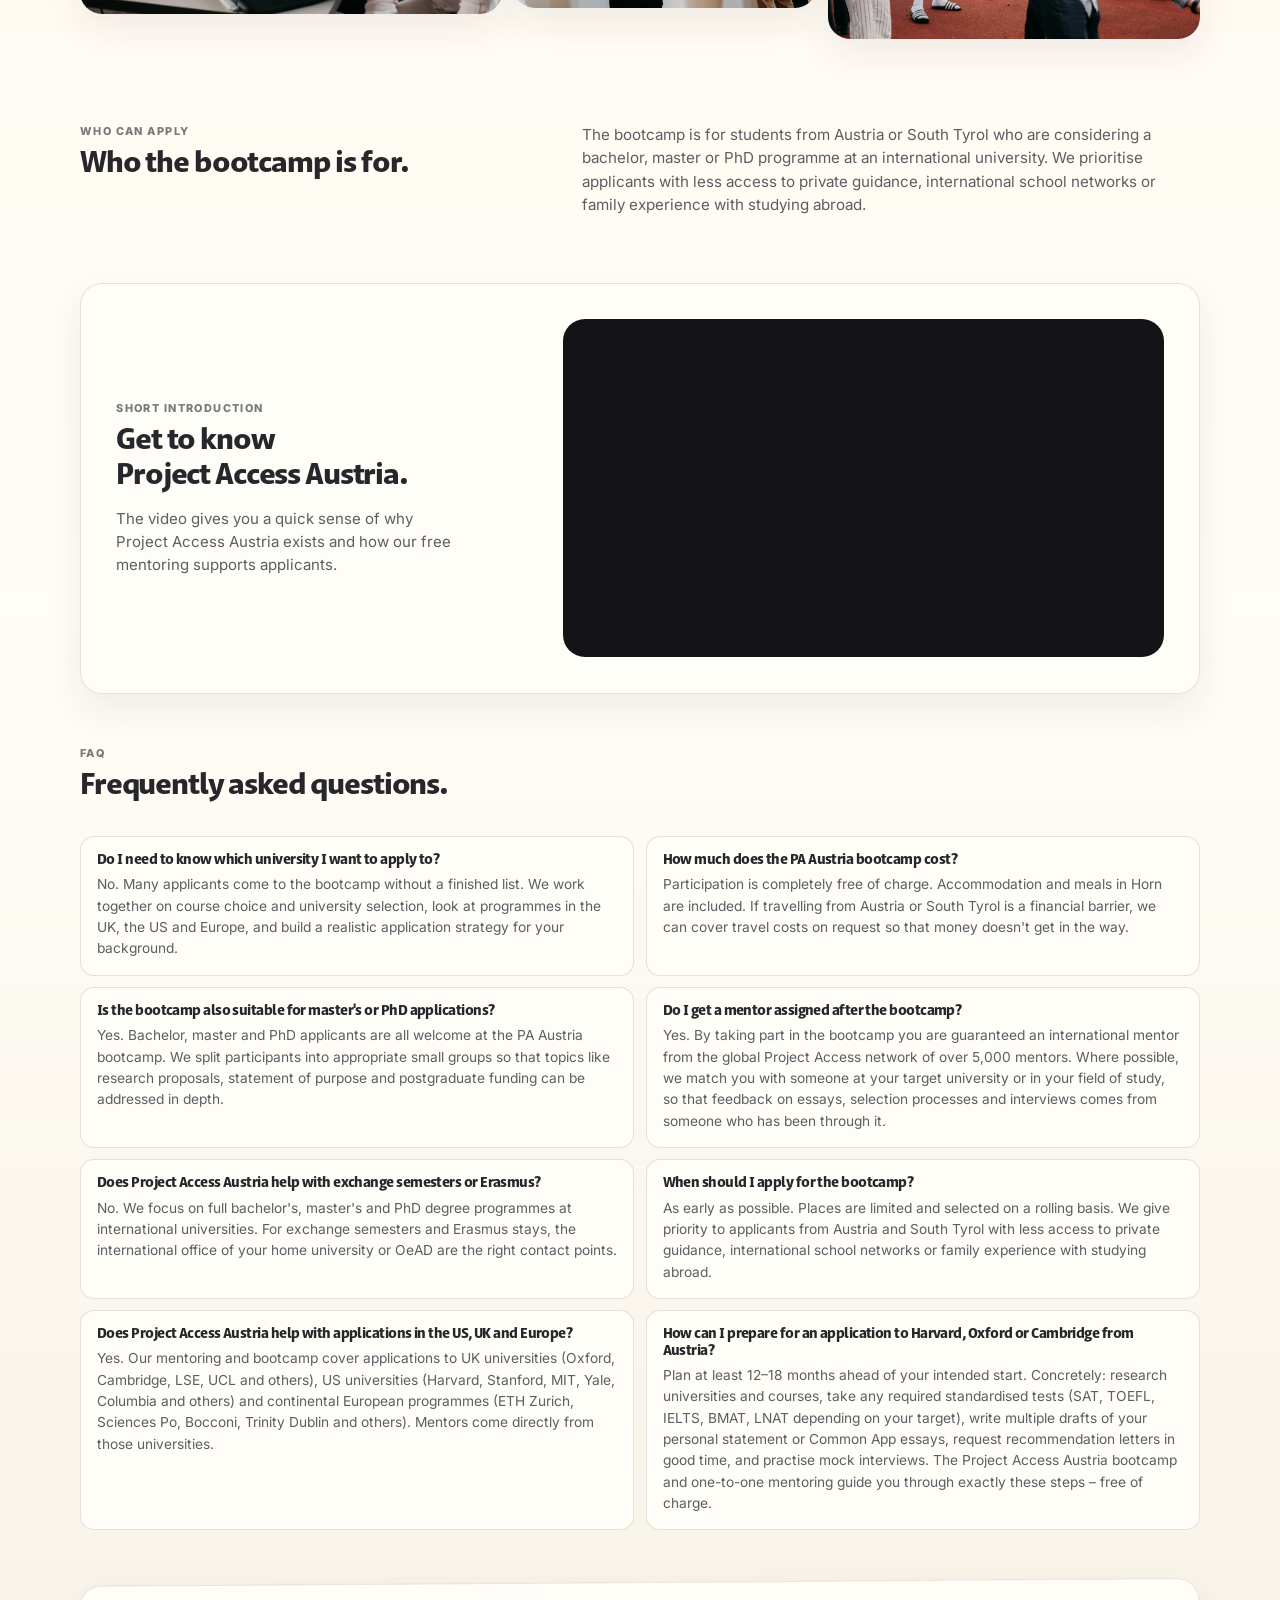
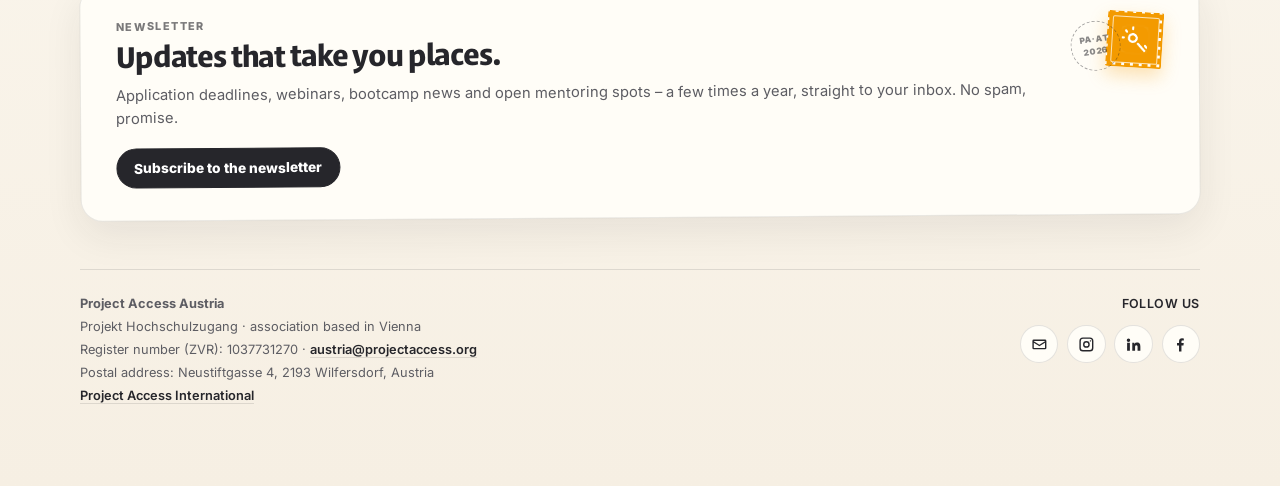
<file: en/bootcamp.html>
<!doctype html>
<html lang="en">
  <head>
    <meta charset="utf-8" />
    <meta name="viewport" content="width=device-width, initial-scale=1" />

    <title>Bootcamp 2026 – application training for studying abroad | PA Austria</title>
    <meta name="description" content="23–26 July 2026 in Horn, Austria: four days of free application training for students from Austria and South Tyrol. Course choice, personal statements, essays, mock interviews and funding – including accommodation and meals." />
    <meta name="keywords" content="application bootcamp Austria, studying abroad bootcamp, personal statement coaching Austria, Cambridge mock interview, prepare to apply abroad, free top university application support" />
    <meta name="author" content="Project Access Austria" />
    <meta name="robots" content="index,follow,max-image-preview:large,max-snippet:-1,max-video-preview:-1" />
    <meta name="referrer" content="strict-origin-when-cross-origin" />
    <meta name="theme-color" content="#26262b" />
    <meta name="format-detection" content="telephone=no" />
    <meta name="generator" content="Jinja2 + build.py" />

    <link rel="canonical" href="https://projectaccess.at/en/bootcamp.html" />
    <link rel="alternate" hreflang="de" href="https://projectaccess.at/bootcamp.html" />
    <link rel="alternate" hreflang="de-AT" href="https://projectaccess.at/bootcamp.html" />
    <link rel="alternate" hreflang="en" href="https://projectaccess.at/en/bootcamp.html" />
    <link rel="alternate" hreflang="x-default" href="https://projectaccess.at/en/bootcamp.html" />

    <meta property="og:type" content="event" />
    <meta property="og:site_name" content="Project Access Austria" />
    <meta property="og:locale" content="en_GB" />
    <meta property="og:locale:alternate" content="de_AT" />
    <meta property="og:title" content="Bootcamp 2026 – application training for studying abroad | PA Austria" />
    <meta property="og:description" content="23–26 July 2026 in Horn, Austria: four days of free application training for students from Austria and South Tyrol. Course choice, personal statements, essays, mock interviews and funding – including accommodation and meals." />
    <meta property="og:url" content="https://projectaccess.at/en/bootcamp.html" />
    <meta property="og:image" content="https://projectaccess.at/assets/Website_1.webp" />
    <meta property="og:image:alt" content="Workshop at the Project Access Austria application bootcamp" />

    <meta name="twitter:card" content="summary_large_image" />
    <meta name="twitter:title" content="Bootcamp 2026 – application training for studying abroad | PA Austria" />
    <meta name="twitter:description" content="23–26 July 2026 in Horn, Austria: four days of free application training for students from Austria and South Tyrol. Course choice, personal statements, essays, mock interviews and funding – including accommodation and meals." />
    <meta name="twitter:image" content="https://projectaccess.at/assets/Website_1.webp" />
    <meta name="twitter:image:alt" content="Workshop at the Project Access Austria application bootcamp" />

    <link rel="icon" href="https://projectaccess.at/favicon.ico" sizes="48x48" />
    <link rel="icon" type="image/png" sizes="192x192" href="https://projectaccess.at/assets/pa-favicon-192.png" />
    <link rel="icon" type="image/png" sizes="32x32" href="https://projectaccess.at/assets/pa-favicon-32.png" />
    <link rel="apple-touch-icon" sizes="180x180" href="https://projectaccess.at/assets/pa-favicon-180.png" />

    <link rel="preconnect" href="https://fonts.googleapis.com" />
    <link rel="preconnect" href="https://fonts.gstatic.com" crossorigin />
    <link
      href="https://fonts.googleapis.com/css2?family=Inter:wght@500;600;700;800;900&display=swap"
      rel="stylesheet"
    />
    <link rel="stylesheet" href="../styles.css" />

    <script type="application/ld+json">
{
  "@context": "https://schema.org",
  "@graph": [
    {
      "@type": ["NGO", "EducationalOrganization"],
      "@id": "https://projectaccess.at/#organization",
      "name": "Project Access Austria",
      "legalName": "Projekt Hochschulzugang",
      "alternateName": ["PA\u00a0Austria", "Project\u00a0Access\u00a0\u00d6sterreich", "Projekt Hochschulzugang"],
      "url": "https://projectaccess.at/",
      "logo": {
        "@type": "ImageObject",
        "url": "https://projectaccess.at/assets/pa-favicon-192.png",
        "width": 2500,
        "height": 1000
      },
      "image": "https://projectaccess.at/assets/DSC07622.webp",
      "description": "Project\u00a0Access\u00a0Austria is the Austrian chapter of the international Project\u00a0Access network. We support students from Austria and South Tyrol with free one-to-one mentoring, an annual application bootcamp, school visits and webinars to help them apply to selective international universities.",
      "foundingDate": "2018",
      "email": "austria@projectaccess.org",
      "address": {
        "@type": "PostalAddress",
        "streetAddress": "Neustiftgasse 4",
        "postalCode": "2193",
        "addressLocality": "Wilfersdorf",
        "addressRegion": "Nieder\u00f6sterreich",
        "addressCountry": "AT"
      },
      "areaServed": [
        {"@type": "Country", "name": "AT" },
        {"@type": "Country", "name": "IT-32-BZ" }
      ],
      "knowsAbout": ["Applications to international universities", "Studying in the United States", "Studying in the United Kingdom", "Oxford and Cambridge applications", "Personal statements and admissions essays", "Scholarships and university funding", "Mentoring for students", "Studying abroad for students from Austria and South Tyrol"],
      "knowsLanguage": ["de", "en"],
      "identifier": {
        "@type": "PropertyValue",
        "propertyID": "Austrian register number (ZVR)",
        "value": "1037731270"
      },
      "parentOrganization": {
        "@type": "NGO",
        "name": "Project\u00a0Access",
        "url": "https://projectaccess.org"
      },
      "sameAs": ["https://projectaccess.org", "https://www.instagram.com/projectaccess.at/", "https://www.linkedin.com/company/project-access-austria/", "https://www.facebook.com/projectaccessaustria/"],
      "contactPoint": [
        {
          "@type": "ContactPoint",
          "contactType": "general inquiries",
          "email": "austria@projectaccess.org",
          "availableLanguage": ["German", "English"],
          "areaServed": ["AT", "IT-32-BZ"]
        }
      ]
    },
    {
      "@type": "WebSite",
      "@id": "https://projectaccess.at/#website",
      "url": "https://projectaccess.at/",
      "name": "Project Access Austria",
      "inLanguage": ["de-AT", "en"],
      "publisher": {"@id": "https://projectaccess.at/#organization"},
      "description": "Project\u00a0Access\u00a0Austria is the Austrian chapter of the international Project\u00a0Access network. We support students from Austria and South Tyrol with free one-to-one mentoring, an annual application bootcamp, school visits and webinars to help them apply to selective international universities."
    },
    {
      "@type": "WebPage",
      "@id": "https://projectaccess.at/en/bootcamp.html#webpage",
      "url": "https://projectaccess.at/en/bootcamp.html",
      "name": "Bootcamp 2026 \u2013 application training for studying abroad | PA\u00a0Austria",
      "description": "23\u201326\u00a0July\u00a02026 in Horn,\u00a0Austria: four days of free application training for students from Austria and South Tyrol. Course choice, personal statements, essays, mock interviews and funding \u2013 including accommodation and meals.",
      "inLanguage": "en",
      "isPartOf": {"@id": "https://projectaccess.at/#website"},
      "about": {"@id": "https://projectaccess.at/#organization"},
      "primaryImageOfPage": {
        "@type": "ImageObject",
        "url": "https://projectaccess.at/assets/Website_1.webp"
      },
      "breadcrumb": {"@id": "https://projectaccess.at/en/bootcamp.html#breadcrumb"}
    },
    {
      "@type": "BreadcrumbList",
      "@id": "https://projectaccess.at/en/bootcamp.html#breadcrumb",
      "itemListElement": [
        {
          "@type": "ListItem",
          "position": 1,
          "name": "Project Access Austria",
          "item": "https://projectaccess.at/en/"
        },
        {
          "@type": "ListItem",
          "position": 2,
          "name": "Bootcamp 2026 \u2013 application training for studying abroad | PA\u00a0Austria",
          "item": "https://projectaccess.at/en/bootcamp.html"
        }
      ]
    }
  ]
}
</script>

    
<script type="application/ld+json">
{
  "@context": "https://schema.org",
  "@type": "EducationEvent",
  "@id": "https://projectaccess.at/en/bootcamp.html#bootcamp-2026",
  "name": "Project\u00a0Access\u00a0Austria Bootcamp 2026",
  "description": "23\u201326\u00a0July\u00a02026 in Horn,\u00a0Austria: four days of free application training for students from Austria and South Tyrol. Course choice, personal statements, essays, mock interviews and funding \u2013 including accommodation and meals.",
  "url": "https://projectaccess.at/en/bootcamp.html",
  "image": "https://projectaccess.at/assets/Website_1.webp",
  "inLanguage": ["de-AT", "en"],
  "startDate": "2026-07-23",
  "endDate": "2026-07-26",
  "eventAttendanceMode": "https://schema.org/OfflineEventAttendanceMode",
  "eventStatus": "https://schema.org/EventScheduled",
  "isAccessibleForFree": true,
  "educationalLevel": "Secondary and tertiary applicants",
  "teaches": [
    "University course choice",
    "Personal statement and admissions essays",
    "CV and recommendation letters",
    "Standardised admissions tests",
    "Mock interviews (e.g.\u00a0Cambridge style)",
    "Funding, scholarships and living costs abroad"
  ],
  "location": {
    "@type": "Place",
    "name": "Horn,\u00a0Niederösterreich",
    "address": {
      "@type": "PostalAddress",
      "addressLocality": "Horn",
      "addressRegion": "Niederösterreich",
      "addressCountry": "AT"
    }
  },
  "organizer": {"@id": "https://projectaccess.at/#organization"},
  "performer": {"@id": "https://projectaccess.at/#organization"},
  "audience": {
    "@type": "EducationalAudience",
    "educationalRole": "Prospective applicants from Austria and South Tyrol"
  },
  "offers": {
    "@type": "Offer",
    "price": "0",
    "priceCurrency": "EUR",
    "availability": "https://schema.org/SoldOut",
    "validFrom": "2025-09-01",
    "url": "https://projectaccess.at/en/bootcamp.html",
    "category": "Free, including accommodation and meals"
  }
}
</script>
<script type="application/ld+json">
{
  "@context": "https://schema.org",
  "@type": "FAQPage",
  "@id": "https://projectaccess.at/en/bootcamp.html#faq",
  "mainEntity": [
    {
      "@type": "Question",
      "name": "Do I need to know which university I want to apply to?",
      "acceptedAnswer": {
        "@type": "Answer",
        "text": "No. Many applicants come to the bootcamp without a finished list. We work together on course choice and university selection, look at programmes in the UK, the US and Europe, and build a realistic application strategy for your background."
      }
    },
    {
      "@type": "Question",
      "name": "How much does the PA\u00a0Austria bootcamp cost?",
      "acceptedAnswer": {
        "@type": "Answer",
        "text": "Participation is completely free of charge. Accommodation and meals in Horn are included. If travelling from Austria or South Tyrol is a financial barrier, we can cover travel costs on request so that money doesn\u0027t get in the way."
      }
    },
    {
      "@type": "Question",
      "name": "Is the bootcamp also suitable for master\u0027s or PhD applications?",
      "acceptedAnswer": {
        "@type": "Answer",
        "text": "Yes. Bachelor, master and PhD applicants are all welcome at the PA\u00a0Austria bootcamp. We split participants into appropriate small groups so that topics like research proposals, statement of purpose and postgraduate funding can be addressed in depth."
      }
    },
    {
      "@type": "Question",
      "name": "Do I get a mentor assigned after the bootcamp?",
      "acceptedAnswer": {
        "@type": "Answer",
        "text": "Yes. By taking part in the bootcamp you are guaranteed an international mentor from the global Project\u00a0Access network of over 5,000\u00a0mentors. Where possible, we match you with someone at your target university or in your field of study, so that feedback on essays, selection processes and interviews comes from someone who has been through it."
      }
    },
    {
      "@type": "Question",
      "name": "Does Project\u00a0Access\u00a0Austria help with exchange semesters or Erasmus?",
      "acceptedAnswer": {
        "@type": "Answer",
        "text": "No. We focus on full bachelor\u0027s, master\u0027s and PhD degree programmes at international universities. For exchange semesters and Erasmus stays, the international office of your home university or OeAD are the right contact points."
      }
    },
    {
      "@type": "Question",
      "name": "When should I apply for the bootcamp?",
      "acceptedAnswer": {
        "@type": "Answer",
        "text": "As early as possible. Places are limited and selected on a rolling basis. We give priority to applicants from Austria and South Tyrol with less access to private guidance, international school networks or family experience with studying abroad."
      }
    },
    {
      "@type": "Question",
      "name": "Does Project\u00a0Access\u00a0Austria help with applications in the US, UK and Europe?",
      "acceptedAnswer": {
        "@type": "Answer",
        "text": "Yes. Our mentoring and bootcamp cover applications to UK universities (Oxford, Cambridge, LSE, UCL and others), US universities (Harvard, Stanford, MIT, Yale, Columbia and others) and continental European programmes (ETH Zurich, Sciences Po, Bocconi, Trinity Dublin and others). Mentors come directly from those universities."
      }
    },
    {
      "@type": "Question",
      "name": "How can I prepare for an application to Harvard, Oxford or Cambridge from Austria?",
      "acceptedAnswer": {
        "@type": "Answer",
        "text": "Plan at least 12\u201318\u00a0months ahead of your intended start. Concretely: research universities and courses, take any required standardised tests (SAT, TOEFL, IELTS, BMAT, LNAT depending on your target), write multiple drafts of your personal statement or Common\u00a0App essays, request recommendation letters in good time, and practise mock interviews. The Project\u00a0Access\u00a0Austria bootcamp and one-to-one mentoring guide you through exactly these steps \u2013 free of charge."
      }
    }
  ]
}
</script>

  </head>
  <body>
        <header class="site-header">
      <a class="brand" href="index.html#top" aria-label="Project Access Austria home">
        <img class="brand-logo" src="../assets/logos/project-access-international.svg" alt="" aria-hidden="true" />
      </a>
      <div class="header-actions">
        <a class="lang-switch" href="../bootcamp.html" aria-label="Language">
          <span class="lang-switch-link" >DE</span>
          <span class="lang-switch-sep" aria-hidden="true">·</span>
          <span class="lang-switch-link is-active" aria-current="true">EN</span>
        </a>
        
        
        <a class="button button-small header-cta" href="https://airtable.com/appSrxV1MH9LEChsv/shriRjvsfQX4UZiSg">
          <span class="header-cta-label header-cta-label-full">Subscribe to the newsletter</span>
          
        </a>
        
      </div>
      <input
        id="site-nav-toggle"
        class="nav-toggle-input"
        type="checkbox"
        aria-label="Open menu"
      />
      <label for="site-nav-toggle" class="nav-toggle" aria-hidden="true">
        <span class="nav-toggle-bars" aria-hidden="true"></span>
      </label>
      <div class="nav-shell-panel">
        <nav class="nav" aria-label="Main navigation">
          <a href="index.html#programme">Programme</a>
          <a href="bootcamp.html" class="is-active" aria-current="page">Bootcamp</a>
          <a href="events.html">Events</a>
          <a href="partners.html">Partners</a>
          <a href="team.html">Team &amp; join us</a>
        </nav>
        <a class="mobile-lang-link" href="../bootcamp.html">Deutsche Version</a>
      </div>
    </header>

    <main>
      
      <section class="page-hero page-hero-split section-shell">
        <div>
          <p class="eyebrow">Bootcamp 2026</p>
          <h1>Four days for your international <span class="mark">application</span>.</h1>
          <p class="lead">Students from Austria and South Tyrol work on their applications with admissions officers, students and alumni of international universities. Participation is free.</p>
          <p class="hero-notice" role="status">Applications for Bootcamp 2026 are closed. Subscribe to our newsletter to stay in the loop about future bootcamps, webinars and events.</p>
          <div class="hero-actions">
            <a class="button" href="https://airtable.com/appSrxV1MH9LEChsv/shriRjvsfQX4UZiSg">Subscribe to the newsletter</a>
            <a class="button button-secondary" href="mailto:austria@projectaccess.org?subject=Bootcamp%20question">Ask a question</a>
          </div>
        </div>
        <img class="page-hero-image" src="../assets/DSC_6695.webp" alt="Participants at the Project Access Austria bootcamp 2025" fetchpriority="high" decoding="async" />
      </section>

      <section class="section-shell compact-section">
        <dl class="details details-grid">
          <div>
            <dt>Date</dt>
            <dd>23–26 July 2026</dd>
          </div>
          <div>
            <dt>Location</dt>
            <dd>Horn, Lower Austria</dd>
          </div>
          <div>
            <dt>Cost</dt>
            <dd>Free, including accommodation and meals</dd>
          </div>
          <div>
            <dt>Participation</dt>
            <dd>Bachelor, master and PhD applicants welcome</dd>
          </div>
        </dl>
      </section>

      <section class="section-shell two-column-section">
        <div>
          <p class="eyebrow">About the bootcamp</p>
          <h2>What to expect.</h2>
        </div>
        <div class="text-stack">
          <p>Four days in small groups: course choice, essays, interviews and funding. You do not need a finished plan. The bootcamp is especially useful if you are still figuring out which universities fit and what a strong application looks like.</p>
        </div>
      </section>

      <section class="section-shell topics-section">
        <div class="section-heading">
          <p class="eyebrow">Topics</p>
          <h2>What we work on.</h2>
          <p>The bootcamp is not a generic information day. You work with concrete feedback on course choice, personal statements, CVs, recommendation letters, standardised tests, interviews and funding.</p>
        </div>
        <ul class="feature-list feature-list-prominent">
          <li>Course choice and a realistic application strategy</li>
          <li>personal statements, CVs, recommendation letters and standardised tests</li>
          <li>Mock interviews with a Cambridge admissions officer</li>
          <li>Workshops with partners such as McKinsey and Schwarzman Scholars</li>
          <li>Funding, scholarships and living costs abroad</li>
          <li>Application deadlines, timeline and exchange with other applicants from Austria and South Tyrol</li>
        </ul>
      </section>

      <section class="section-shell image-band" aria-label="Impressions from the bootcamp">
        <img src="../assets/Website_1.webp" alt="Workshop at the Project Access Austria bootcamp" loading="lazy" decoding="async" />
        <img src="../assets/DSC07694.webp" alt="Participants during group work" loading="lazy" decoding="async" />
        <img src="../assets/DSC07819.webp" alt="Bootcamp participants during an outdoor group activity" loading="lazy" decoding="async" />
      </section>

      <section class="section-shell two-column-section">
        <div>
          <p class="eyebrow">Who can apply</p>
          <h2>Who the bootcamp is for.</h2>
        </div>
        <div class="text-stack">
          <p>The bootcamp is for students from Austria or South Tyrol who are considering a bachelor, master or PhD programme at an international university. We prioritise applicants with less access to private guidance, international school networks or family experience with studying abroad.</p>
        </div>
      </section>

      <section class="section-shell video-section" aria-labelledby="bootcamp-video-heading">
        <div class="section-heading">
          <p class="eyebrow">Short introduction</p>
          <h2 id="bootcamp-video-heading">Get to know Project Access Austria.</h2>
          <p>The video gives you a quick sense of why Project Access Austria exists and how our free mentoring supports applicants.</p>
        </div>
        <div class="video-embed">
          <iframe
            src="https://www.youtube-nocookie.com/embed/lsg7zi7K1QU"
            title="Video: Project Access Austria introduction"
            referrerpolicy="strict-origin-when-cross-origin"
            allow="accelerometer; autoplay; clipboard-write; encrypted-media; gyroscope; picture-in-picture; web-share"
            allowfullscreen
            loading="lazy"
          ></iframe>
        </div>
      </section>

      <section class="section-shell faq-section">
        <div class="section-heading">
          <p class="eyebrow">FAQ</p>
          <h2>Frequently asked questions.</h2>
        </div>
        <div class="faq-grid">
          <article>
            <h3>Do I need to know which university I want to apply to?</h3>
            <p>No. Many applicants come to the bootcamp without a finished list. We work together on course choice and university selection, look at programmes in the UK, the US and Europe, and build a realistic application strategy for your background.</p>
          </article>
          <article>
            <h3>How much does the PA Austria bootcamp cost?</h3>
            <p>Participation is completely free of charge. Accommodation and meals in Horn are included. If travelling from Austria or South Tyrol is a financial barrier, we can cover travel costs on request so that money doesn&#39;t get in the way.</p>
          </article>
          <article>
            <h3>Is the bootcamp also suitable for master&#39;s or PhD applications?</h3>
            <p>Yes. Bachelor, master and PhD applicants are all welcome at the PA Austria bootcamp. We split participants into appropriate small groups so that topics like research proposals, statement of purpose and postgraduate funding can be addressed in depth.</p>
          </article>
          <article>
            <h3>Do I get a mentor assigned after the bootcamp?</h3>
            <p>Yes. By taking part in the bootcamp you are guaranteed an international mentor from the global Project Access network of over 5,000 mentors. Where possible, we match you with someone at your target university or in your field of study, so that feedback on essays, selection processes and interviews comes from someone who has been through it.</p>
          </article>
          <article>
            <h3>Does Project Access Austria help with exchange semesters or Erasmus?</h3>
            <p>No. We focus on full bachelor&#39;s, master&#39;s and PhD degree programmes at international universities. For exchange semesters and Erasmus stays, the international office of your home university or OeAD are the right contact points.</p>
          </article>
          <article>
            <h3>When should I apply for the bootcamp?</h3>
            <p>As early as possible. Places are limited and selected on a rolling basis. We give priority to applicants from Austria and South Tyrol with less access to private guidance, international school networks or family experience with studying abroad.</p>
          </article>
          <article>
            <h3>Does Project Access Austria help with applications in the US, UK and Europe?</h3>
            <p>Yes. Our mentoring and bootcamp cover applications to UK universities (Oxford, Cambridge, LSE, UCL and others), US universities (Harvard, Stanford, MIT, Yale, Columbia and others) and continental European programmes (ETH Zurich, Sciences Po, Bocconi, Trinity Dublin and others). Mentors come directly from those universities.</p>
          </article>
          <article>
            <h3>How can I prepare for an application to Harvard, Oxford or Cambridge from Austria?</h3>
            <p>Plan at least 12–18 months ahead of your intended start. Concretely: research universities and courses, take any required standardised tests (SAT, TOEFL, IELTS, BMAT, LNAT depending on your target), write multiple drafts of your personal statement or Common App essays, request recommendation letters in good time, and practise mock interviews. The Project Access Austria bootcamp and one-to-one mentoring guide you through exactly these steps – free of charge.</p>
          </article>
        </div>
      </section>

            <section class="newsletter section-shell" aria-label="Subscribe to the newsletter">
        <a class="newsletter-postcard" href="https://airtable.com/appSrxV1MH9LEChsv/shriRjvsfQX4UZiSg" target="_blank" rel="noopener">
          <div class="newsletter-copy">
            <p class="eyebrow">Newsletter</p>
            <h2>Updates that take you places.</h2>
            <p>Application deadlines, webinars, bootcamp news and open mentoring spots – a few times a year, straight to your inbox. No spam, promise.</p>
            <span class="button newsletter-button">Subscribe to the newsletter</span>
          </div>
          <div class="newsletter-postage" aria-hidden="true">
            <span class="newsletter-postmark">
              <span>PA·AT</span>
              <span>2026</span>
            </span>
            <span class="newsletter-stamp">
              <span class="newsletter-stamp-inner">
                <img src="../assets/pa-logomark-white.webp" alt="" loading="lazy" decoding="async" />
              </span>
            </span>
          </div>
        </a>
      </section>

    </main>
    
    <footer class="footer">
      <div class="footer-info">
        <strong>Project Access Austria</strong>
        <p>Projekt Hochschulzugang · association based in Vienna</p>
        <p>Register number (ZVR): 1037731270 · <a href="mailto:austria@projectaccess.org">austria@projectaccess.org</a></p>
        <p>Postal address: Neustiftgasse 4, 2193 Wilfersdorf, Austria</p>
        <p>
          <a href="https://projectaccess.org">Project Access International</a>
        </p>
        <p class="footer-lang-link">
          <a href="../bootcamp.html">Deutsche Version</a>
        </p>
      </div>
      <div class="footer-socials">
        <span class="footer-socials-heading">Follow us</span>
        <ul class="footer-socials-list">
          
          <li>
            <a class="footer-social footer-social-email"
               href="mailto:austria@projectaccess.org"
               aria-label="Email Project Access Austria"
               >
              <span class="footer-social-icon" aria-hidden="true"><svg viewBox="0 0 24 24" aria-hidden="true" focusable="false"><path d="M4 5h16a2 2 0 0 1 2 2v10a2 2 0 0 1-2 2H4a2 2 0 0 1-2-2V7a2 2 0 0 1 2-2zm0 2v.4l8 5 8-5V7H4zm16 2.7-7.47 4.67a1 1 0 0 1-1.06 0L4 9.7V17h16V9.7z"/></svg></span>
              <span class="footer-social-label">E-Mail</span>
            </a>
          </li>
          
          <li>
            <a class="footer-social footer-social-instagram"
               href="https://www.instagram.com/projectaccess.at/"
               aria-label="Project Access Austria on Instagram"
               target="_blank" rel="noopener">
              <span class="footer-social-icon" aria-hidden="true"><svg viewBox="0 0 24 24" aria-hidden="true" focusable="false"><path d="M7 2h10a5 5 0 0 1 5 5v10a5 5 0 0 1-5 5H7a5 5 0 0 1-5-5V7a5 5 0 0 1 5-5zm0 2a3 3 0 0 0-3 3v10a3 3 0 0 0 3 3h10a3 3 0 0 0 3-3V7a3 3 0 0 0-3-3H7zm5 3.2a4.8 4.8 0 1 1 0 9.6 4.8 4.8 0 0 1 0-9.6zm0 2a2.8 2.8 0 1 0 0 5.6 2.8 2.8 0 0 0 0-5.6zM17.8 6a1 1 0 1 1 0 2 1 1 0 0 1 0-2z"/></svg></span>
              <span class="footer-social-label">Instagram</span>
            </a>
          </li>
          
          <li>
            <a class="footer-social footer-social-linkedin"
               href="https://www.linkedin.com/company/project-access-austria/"
               aria-label="Project Access Austria on LinkedIn"
               target="_blank" rel="noopener">
              <span class="footer-social-icon" aria-hidden="true"><svg viewBox="0 0 24 24" aria-hidden="true" focusable="false"><path d="M4.98 3.5a2.5 2.5 0 1 1 0 5 2.5 2.5 0 0 1 0-5zM3 9.75h4V21H3V9.75zM9.5 9.75h3.83v1.54h.05a4.2 4.2 0 0 1 3.78-2.08c4.04 0 4.79 2.66 4.79 6.12V21h-4v-4.94c0-1.18-.02-2.7-1.65-2.7-1.65 0-1.9 1.29-1.9 2.62V21h-4V9.75z"/></svg></span>
              <span class="footer-social-label">LinkedIn</span>
            </a>
          </li>
          
          <li>
            <a class="footer-social footer-social-facebook"
               href="https://www.facebook.com/projectaccessaustria/"
               aria-label="Project Access Austria on Facebook"
               target="_blank" rel="noopener">
              <span class="footer-social-icon" aria-hidden="true"><svg viewBox="0 0 24 24" aria-hidden="true" focusable="false"><path d="M13.5 22v-8.5h2.86l.43-3.32H13.5V8.06c0-.96.27-1.62 1.65-1.62h1.76V3.47A23.5 23.5 0 0 0 14.34 3.3c-2.55 0-4.3 1.56-4.3 4.42v2.46H7.18v3.32h2.86V22h3.46z"/></svg></span>
              <span class="footer-social-label">Facebook</span>
            </a>
          </li>
          
        </ul>
      </div>
    </footer>

  </body>
</html>
</file>
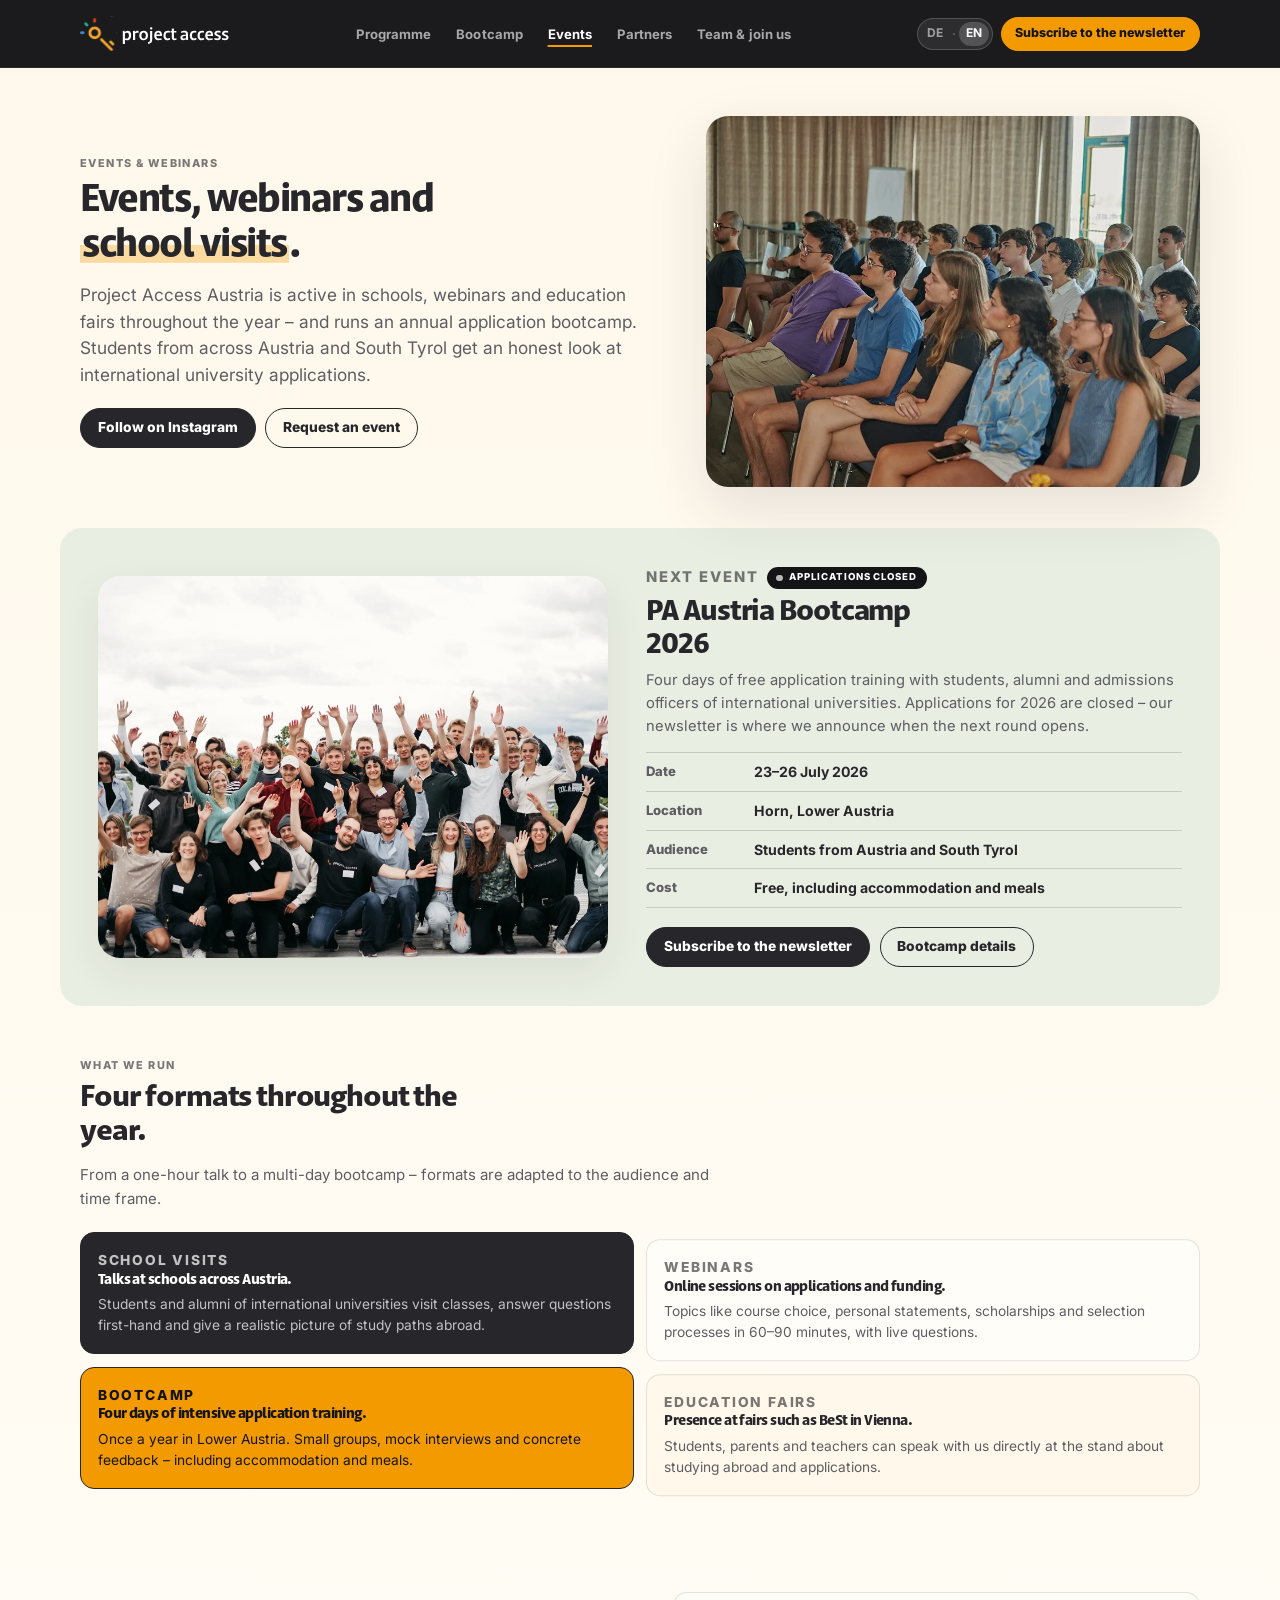
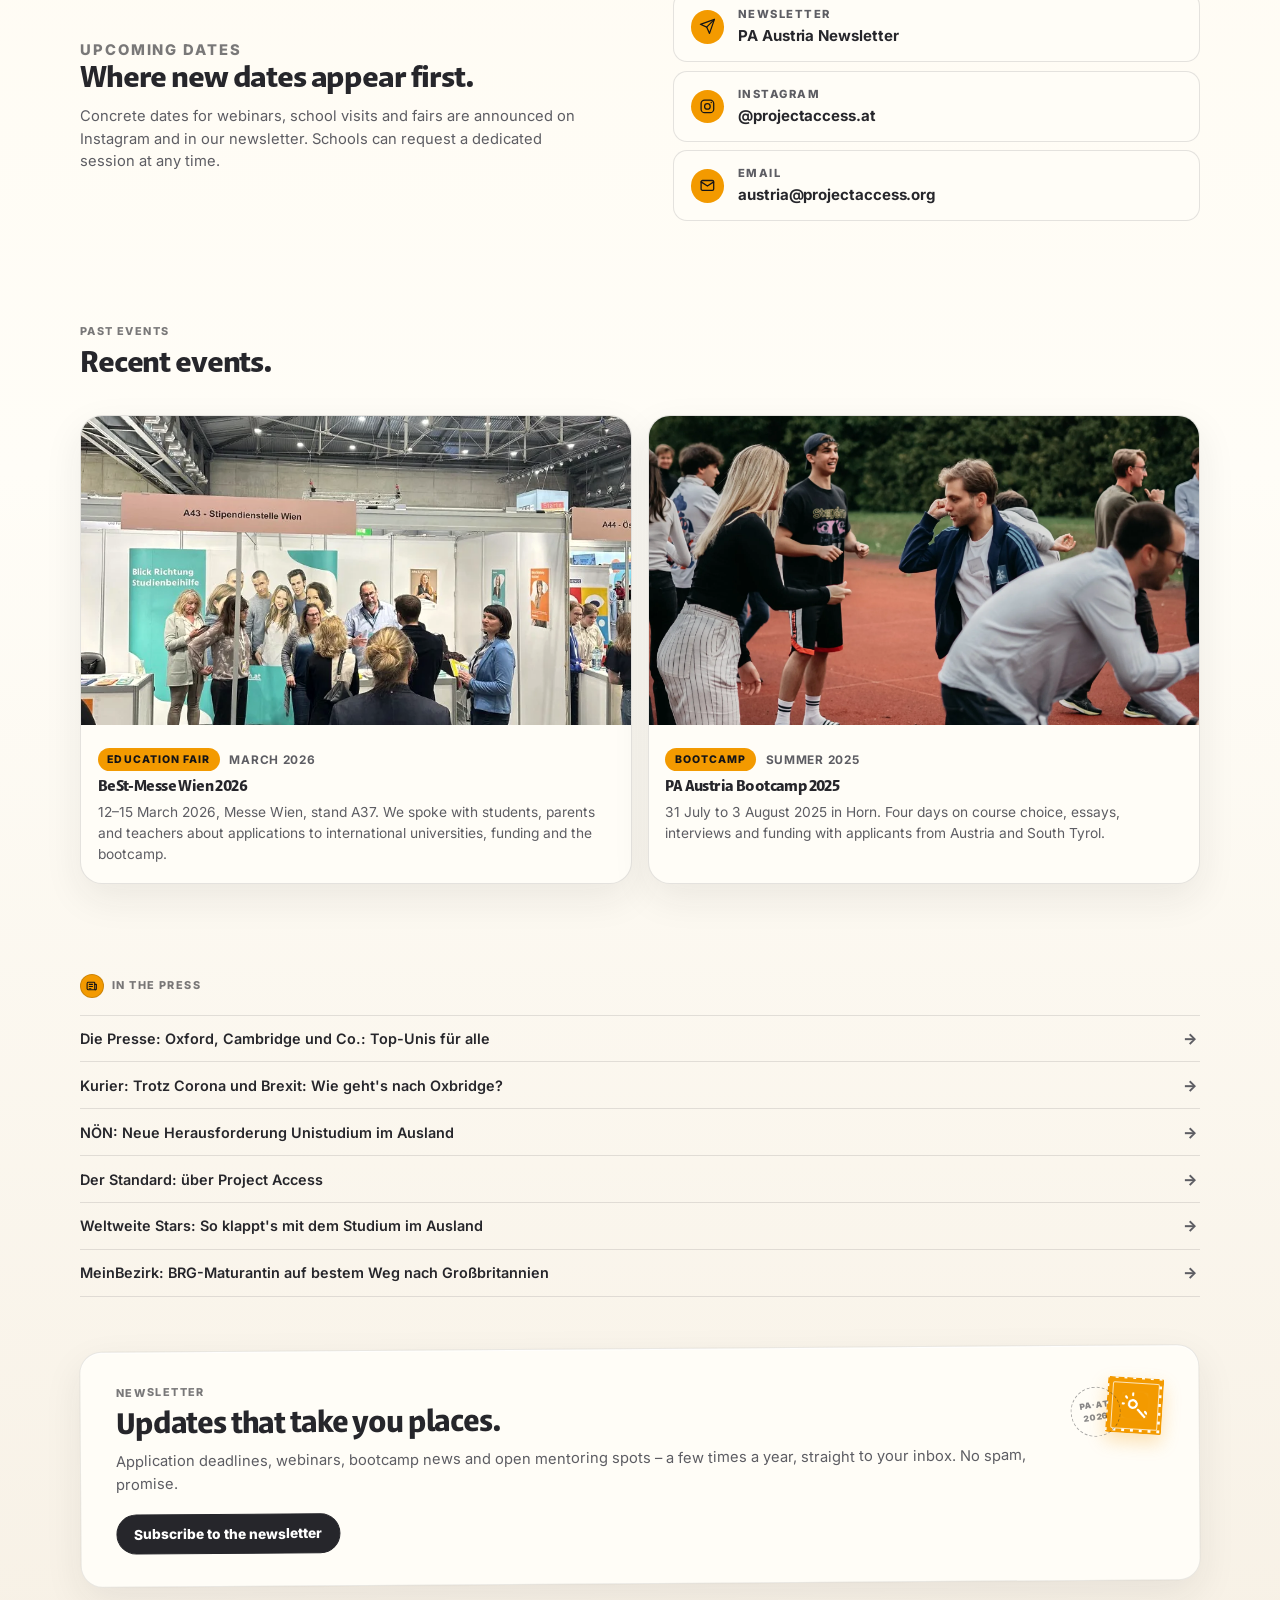
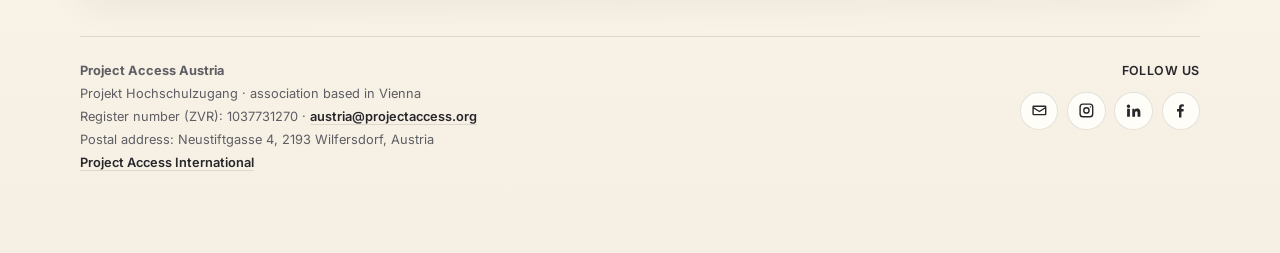
<file: en/events.html>
<!doctype html>
<html lang="en">
  <head>
    <meta charset="utf-8" />
    <meta name="viewport" content="width=device-width, initial-scale=1" />

    <title>Events, webinars &amp; school visits in Austria | PA Austria</title>
    <meta name="description" content="Dates for studying-abroad webinars, school visits, education fairs and the PA Austria bootcamp. Project Access Austria brings free application guidance to schools across Austria." />
    <meta name="keywords" content="studying abroad webinar Austria, school talk on studying abroad, BeSt fair Vienna, study guidance Austria schools, application advice Vienna" />
    <meta name="author" content="Project Access Austria" />
    <meta name="robots" content="index,follow,max-image-preview:large,max-snippet:-1,max-video-preview:-1" />
    <meta name="referrer" content="strict-origin-when-cross-origin" />
    <meta name="theme-color" content="#26262b" />
    <meta name="format-detection" content="telephone=no" />
    <meta name="generator" content="Jinja2 + build.py" />

    <link rel="canonical" href="https://projectaccess.at/en/events.html" />
    <link rel="alternate" hreflang="de" href="https://projectaccess.at/events.html" />
    <link rel="alternate" hreflang="de-AT" href="https://projectaccess.at/events.html" />
    <link rel="alternate" hreflang="en" href="https://projectaccess.at/en/events.html" />
    <link rel="alternate" hreflang="x-default" href="https://projectaccess.at/en/events.html" />

    <meta property="og:type" content="website" />
    <meta property="og:site_name" content="Project Access Austria" />
    <meta property="og:locale" content="en_GB" />
    <meta property="og:locale:alternate" content="de_AT" />
    <meta property="og:title" content="Events, webinars &amp; school visits in Austria | PA Austria" />
    <meta property="og:description" content="Dates for studying-abroad webinars, school visits, education fairs and the PA Austria bootcamp. Project Access Austria brings free application guidance to schools across Austria." />
    <meta property="og:url" content="https://projectaccess.at/en/events.html" />
    <meta property="og:image" content="https://projectaccess.at/assets/DSC07622.webp" />
    <meta property="og:image:alt" content="Participants and mentors at the Project Access Austria bootcamp" />

    <meta name="twitter:card" content="summary_large_image" />
    <meta name="twitter:title" content="Events, webinars &amp; school visits in Austria | PA Austria" />
    <meta name="twitter:description" content="Dates for studying-abroad webinars, school visits, education fairs and the PA Austria bootcamp. Project Access Austria brings free application guidance to schools across Austria." />
    <meta name="twitter:image" content="https://projectaccess.at/assets/DSC07622.webp" />
    <meta name="twitter:image:alt" content="Participants and mentors at the Project Access Austria bootcamp" />

    <link rel="icon" href="https://projectaccess.at/favicon.ico" sizes="48x48" />
    <link rel="icon" type="image/png" sizes="192x192" href="https://projectaccess.at/assets/pa-favicon-192.png" />
    <link rel="icon" type="image/png" sizes="32x32" href="https://projectaccess.at/assets/pa-favicon-32.png" />
    <link rel="apple-touch-icon" sizes="180x180" href="https://projectaccess.at/assets/pa-favicon-180.png" />

    <link rel="preconnect" href="https://fonts.googleapis.com" />
    <link rel="preconnect" href="https://fonts.gstatic.com" crossorigin />
    <link
      href="https://fonts.googleapis.com/css2?family=Inter:wght@500;600;700;800;900&display=swap"
      rel="stylesheet"
    />
    <link rel="stylesheet" href="../styles.css" />

    <script type="application/ld+json">
{
  "@context": "https://schema.org",
  "@graph": [
    {
      "@type": ["NGO", "EducationalOrganization"],
      "@id": "https://projectaccess.at/#organization",
      "name": "Project Access Austria",
      "legalName": "Projekt Hochschulzugang",
      "alternateName": ["PA\u00a0Austria", "Project\u00a0Access\u00a0\u00d6sterreich", "Projekt Hochschulzugang"],
      "url": "https://projectaccess.at/",
      "logo": {
        "@type": "ImageObject",
        "url": "https://projectaccess.at/assets/pa-favicon-192.png",
        "width": 2500,
        "height": 1000
      },
      "image": "https://projectaccess.at/assets/DSC07622.webp",
      "description": "Project\u00a0Access\u00a0Austria is the Austrian chapter of the international Project\u00a0Access network. We support students from Austria and South Tyrol with free one-to-one mentoring, an annual application bootcamp, school visits and webinars to help them apply to selective international universities.",
      "foundingDate": "2018",
      "email": "austria@projectaccess.org",
      "address": {
        "@type": "PostalAddress",
        "streetAddress": "Neustiftgasse 4",
        "postalCode": "2193",
        "addressLocality": "Wilfersdorf",
        "addressRegion": "Nieder\u00f6sterreich",
        "addressCountry": "AT"
      },
      "areaServed": [
        {"@type": "Country", "name": "AT" },
        {"@type": "Country", "name": "IT-32-BZ" }
      ],
      "knowsAbout": ["Applications to international universities", "Studying in the United States", "Studying in the United Kingdom", "Oxford and Cambridge applications", "Personal statements and admissions essays", "Scholarships and university funding", "Mentoring for students", "Studying abroad for students from Austria and South Tyrol"],
      "knowsLanguage": ["de", "en"],
      "identifier": {
        "@type": "PropertyValue",
        "propertyID": "Austrian register number (ZVR)",
        "value": "1037731270"
      },
      "parentOrganization": {
        "@type": "NGO",
        "name": "Project\u00a0Access",
        "url": "https://projectaccess.org"
      },
      "sameAs": ["https://projectaccess.org", "https://www.instagram.com/projectaccess.at/", "https://www.linkedin.com/company/project-access-austria/", "https://www.facebook.com/projectaccessaustria/"],
      "contactPoint": [
        {
          "@type": "ContactPoint",
          "contactType": "general inquiries",
          "email": "austria@projectaccess.org",
          "availableLanguage": ["German", "English"],
          "areaServed": ["AT", "IT-32-BZ"]
        }
      ]
    },
    {
      "@type": "WebSite",
      "@id": "https://projectaccess.at/#website",
      "url": "https://projectaccess.at/",
      "name": "Project Access Austria",
      "inLanguage": ["de-AT", "en"],
      "publisher": {"@id": "https://projectaccess.at/#organization"},
      "description": "Project\u00a0Access\u00a0Austria is the Austrian chapter of the international Project\u00a0Access network. We support students from Austria and South Tyrol with free one-to-one mentoring, an annual application bootcamp, school visits and webinars to help them apply to selective international universities."
    },
    {
      "@type": "WebPage",
      "@id": "https://projectaccess.at/en/events.html#webpage",
      "url": "https://projectaccess.at/en/events.html",
      "name": "Events, webinars \u0026\u00a0school visits in Austria | PA\u00a0Austria",
      "description": "Dates for studying-abroad webinars, school visits, education fairs and the PA\u00a0Austria bootcamp. Project\u00a0Access\u00a0Austria brings free application guidance to schools across Austria.",
      "inLanguage": "en",
      "isPartOf": {"@id": "https://projectaccess.at/#website"},
      "about": {"@id": "https://projectaccess.at/#organization"},
      "primaryImageOfPage": {
        "@type": "ImageObject",
        "url": "https://projectaccess.at/assets/DSC07622.webp"
      },
      "breadcrumb": {"@id": "https://projectaccess.at/en/events.html#breadcrumb"}
    },
    {
      "@type": "BreadcrumbList",
      "@id": "https://projectaccess.at/en/events.html#breadcrumb",
      "itemListElement": [
        {
          "@type": "ListItem",
          "position": 1,
          "name": "Project Access Austria",
          "item": "https://projectaccess.at/en/"
        },
        {
          "@type": "ListItem",
          "position": 2,
          "name": "Events, webinars \u0026\u00a0school visits in Austria | PA\u00a0Austria",
          "item": "https://projectaccess.at/en/events.html"
        }
      ]
    }
  ]
}
</script>

    
<script type="application/ld+json">
{
  "@context": "https://schema.org",
  "@type": "EducationEvent",
  "@id": "https://projectaccess.at/en/bootcamp.html#bootcamp-2026",
  "name": "Project\u00a0Access\u00a0Austria Bootcamp 2026",
  "description": "Four days of free application training from 23-26\u00a0July\u00a02026 in Horn,\u00a0Lower Austria, for students from Austria and South Tyrol applying to top international universities.",
  "url": "https://projectaccess.at/en/bootcamp.html",
  "startDate": "2026-07-23",
  "endDate": "2026-07-26",
  "eventAttendanceMode": "https://schema.org/OfflineEventAttendanceMode",
  "eventStatus": "https://schema.org/EventScheduled",
  "isAccessibleForFree": true,
  "location": {
    "@type": "Place",
    "name": "Horn,\u00a0Niederösterreich",
    "address": {
      "@type": "PostalAddress",
      "addressLocality": "Horn",
      "addressRegion": "Niederösterreich",
      "addressCountry": "AT"
    }
  },
  "organizer": {"@id": "https://projectaccess.at/#organization"},
  "offers": {
    "@type": "Offer",
    "price": "0",
    "priceCurrency": "EUR",
    "availability": "https://schema.org/SoldOut",
    "url": "https://projectaccess.at/en/bootcamp.html"
  }
}
</script>

  </head>
  <body>
        <header class="site-header">
      <a class="brand" href="index.html#top" aria-label="Project Access Austria home">
        <img class="brand-logo" src="../assets/logos/project-access-international.svg" alt="" aria-hidden="true" />
      </a>
      <div class="header-actions">
        <a class="lang-switch" href="../events.html" aria-label="Language">
          <span class="lang-switch-link" >DE</span>
          <span class="lang-switch-sep" aria-hidden="true">·</span>
          <span class="lang-switch-link is-active" aria-current="true">EN</span>
        </a>
        
        
        <a class="button button-small header-cta" href="https://airtable.com/appSrxV1MH9LEChsv/shriRjvsfQX4UZiSg">
          <span class="header-cta-label header-cta-label-full">Subscribe to the newsletter</span>
          
        </a>
        
      </div>
      <input
        id="site-nav-toggle"
        class="nav-toggle-input"
        type="checkbox"
        aria-label="Open menu"
      />
      <label for="site-nav-toggle" class="nav-toggle" aria-hidden="true">
        <span class="nav-toggle-bars" aria-hidden="true"></span>
      </label>
      <div class="nav-shell-panel">
        <nav class="nav" aria-label="Main navigation">
          <a href="index.html#programme">Programme</a>
          <a href="bootcamp.html">Bootcamp</a>
          <a href="events.html" class="is-active" aria-current="page">Events</a>
          <a href="partners.html">Partners</a>
          <a href="team.html">Team &amp; join us</a>
        </nav>
        <a class="mobile-lang-link" href="../events.html">Deutsche Version</a>
      </div>
    </header>

    <main>
      
      <section class="page-hero page-hero-split section-shell">
        <div>
          <p class="eyebrow">Events &amp; webinars</p>
          <h1>Events, webinars and <span class="mark">school visits</span>.</h1>
          <p class="lead">Project Access Austria is active in schools, webinars and education fairs throughout the year – and runs an annual application bootcamp. Students from across Austria and South Tyrol get an honest look at international university applications.</p>
          <div class="hero-actions">
            <a class="button" href="https://www.instagram.com/projectaccess.at/">Follow on Instagram</a>
            <a class="button button-secondary" href="mailto:austria@projectaccess.org?subject=Event%20with%20PA%20Austria">Request an event</a>
          </div>
        </div>
        <img class="page-hero-image" src="../assets/events-bootcamp-talk.webp" alt="Talk at the Project Access Austria bootcamp" fetchpriority="high" decoding="async" />
      </section>

      <section class="section-shell next-event-card">
        <img src="../assets/DSC07622.webp" alt="Project Access Austria bootcamp workshop" loading="lazy" decoding="async" />
        <div class="next-event-copy">
          <p class="eyebrow next-event-eyebrow">
            <span>Next event</span>
            <span class="next-event-status is-closed">
              <span class="next-event-pulse" aria-hidden="true"></span>
              Applications closed
            </span>
          </p>
          <h2>PA Austria Bootcamp 2026</h2>
          <p>Four days of free application training with students, alumni and admissions officers of international universities. Applications for 2026 are closed – our newsletter is where we announce when the next round opens.</p>
          <dl class="details">
            <div>
              <dt>Date</dt>
              <dd>23–26 July 2026</dd>
            </div>
            <div>
              <dt>Location</dt>
              <dd>Horn, Lower Austria</dd>
            </div>
            <div>
              <dt>Audience</dt>
              <dd>Students from Austria and South Tyrol</dd>
            </div>
            <div>
              <dt>Cost</dt>
              <dd>Free, including accommodation and meals</dd>
            </div>
          </dl>
          <div class="hero-actions">
            <a class="button" href="https://airtable.com/appSrxV1MH9LEChsv/shriRjvsfQX4UZiSg">Subscribe to the newsletter</a>
            <a class="button button-secondary" href="bootcamp.html">Bootcamp details</a>
          </div>
        </div>
      </section>

      <section class="section-shell">
        <div class="section-heading">
          <p class="eyebrow">What we run</p>
          <h2>Four formats throughout the year.</h2>
          <p>From a one-hour talk to a multi-day bootcamp – formats are adapted to the audience and time frame.</p>
        </div>
        <div class="bento support-bento">
          <article class="bento-tile w-3 accent-ink">
            <div>
              <p class="eyebrow" style="color: rgba(255, 255, 255, 0.72);">School visits</p>
              <h3>Talks at schools across Austria.</h3>
              <p>Students and alumni of international universities visit classes, answer questions first-hand and give a realistic picture of study paths abroad.</p>
            </div>
          </article>
          <article class="bento-tile w-3">
            <div>
              <p class="eyebrow">Webinars</p>
              <h3>Online sessions on applications and funding.</h3>
              <p>Topics like course choice, personal statements, scholarships and selection processes in 60–90 minutes, with live questions.</p>
            </div>
          </article>
          <article class="bento-tile w-3 accent-yellow">
            <div>
              <p class="eyebrow">Bootcamp</p>
              <h3>Four days of intensive application training.</h3>
              <p>Once a year in Lower Austria. Small groups, mock interviews and concrete feedback – including accommodation and meals.</p>
            </div>
          </article>
          <article class="bento-tile w-3 accent-cream">
            <div>
              <p class="eyebrow">Education fairs</p>
              <h3>Presence at fairs such as BeSt in Vienna.</h3>
              <p>Students, parents and teachers can speak with us directly at the stand about studying abroad and applications.</p>
            </div>
          </article>
        </div>
      </section>

      <section class="section-shell stay-updated">
        <div class="stay-updated-copy">
          <p class="eyebrow">Upcoming dates</p>
          <h2>Where new dates appear first.</h2>
          <p>Concrete dates for webinars, school visits and fairs are announced on Instagram and in our newsletter. Schools can request a dedicated session at any time.</p>
        </div>
        <ul class="stay-updated-channels">
          <li>
            <a href="https://airtable.com/appSrxV1MH9LEChsv/shriRjvsfQX4UZiSg" target="_blank" rel="noopener">
              <span class="stay-updated-icon" aria-hidden="true">
                <svg viewBox="0 0 24 24" fill="none" stroke="currentColor" stroke-width="1.8" stroke-linecap="round" stroke-linejoin="round">
                  <path d="M22 2 11 13" />
                  <path d="M22 2 15 22l-4-9-9-4 20-7Z" />
                </svg>
              </span>
              <span class="stay-updated-text">
                <span class="stay-updated-sub">Newsletter</span>
                <span class="stay-updated-label">PA Austria Newsletter</span>
              </span>
            </a>
          </li>
          <li>
            <a href="https://www.instagram.com/projectaccess.at/" target="_blank" rel="noopener">
              <span class="stay-updated-icon" aria-hidden="true">
                <svg viewBox="0 0 24 24" fill="none" stroke="currentColor" stroke-width="1.8" stroke-linecap="round" stroke-linejoin="round">
                  <rect x="3" y="3" width="18" height="18" rx="5" />
                  <circle cx="12" cy="12" r="4" />
                  <circle cx="17.5" cy="6.5" r="1" fill="currentColor" stroke="none" />
                </svg>
              </span>
              <span class="stay-updated-text">
                <span class="stay-updated-sub">Instagram</span>
                <span class="stay-updated-label">@projectaccess.at</span>
              </span>
            </a>
          </li>
          <li>
            <a href="mailto:austria@projectaccess.org">
              <span class="stay-updated-icon" aria-hidden="true">
                <svg viewBox="0 0 24 24" fill="none" stroke="currentColor" stroke-width="1.8" stroke-linecap="round" stroke-linejoin="round">
                  <rect x="3" y="5" width="18" height="14" rx="2" />
                  <path d="m3 7 9 6 9-6" />
                </svg>
              </span>
              <span class="stay-updated-text">
                <span class="stay-updated-sub">Email</span>
                <span class="stay-updated-label">austria@projectaccess.org</span>
              </span>
            </a>
          </li>
        </ul>
      </section>

      <section class="section-shell">
        <div class="section-heading">
          <p class="eyebrow">Past events</p>
          <h2>Recent events.</h2>
        </div>
        <div class="archive-grid archive-grid-rich">
          <article>
            <img src="../assets/best-messe-wien-2026.webp" alt="The BeSt education fair at Messe Wien—conversations around the booths; student-aid services (Stipendienstelle Wien) are visible." loading="lazy" decoding="async" />
            <div class="archive-meta">
              <span class="archive-tag">Education fair</span>
              <span class="archive-date">March 2026</span>
            </div>
            <h3>BeSt-Messe Wien 2026</h3>
            <p>12–15 March 2026, Messe Wien, stand A37. We spoke with students, parents and teachers about applications to international universities, funding and the bootcamp.</p>
          </article>
          <article>
            <img src="../assets/DSC07819.webp" alt="Participants at the 2025 bootcamp in Horn" loading="lazy" decoding="async" />
            <div class="archive-meta">
              <span class="archive-tag">Bootcamp</span>
              <span class="archive-date">Summer 2025</span>
            </div>
            <h3>PA Austria Bootcamp 2025</h3>
            <p>31 July to 3 August 2025 in Horn. Four days on course choice, essays, interviews and funding with applicants from Austria and South Tyrol.</p>
          </article>
        </div>
      </section>

            <section class="press section-shell">
        <p class="eyebrow press-eyebrow">
          <svg class="press-icon" viewBox="0 0 24 24" fill="none" stroke="currentColor" stroke-width="2" stroke-linecap="round" stroke-linejoin="round" aria-hidden="true">
            <path d="M5 19a2 2 0 0 1-2-2V6a1 1 0 0 1 1-1h12a1 1 0 0 1 1 1v11a2 2 0 0 0 2 2H5Z" />
            <path d="M17 9h3v8a2 2 0 0 1-2 2" />
            <path d="M7 9h6" />
            <path d="M7 13h6" />
            <path d="M7 17h3" />
          </svg>
          <span>In the press</span>
        </p>
        <ul class="press-list">
          <li><a href="https://www.diepresse.com/5494575/oxford-cambridge-und-co-top-unis-fur-alle">Die Presse: Oxford, Cambridge und Co.: Top-Unis für alle</a></li>
          <li><a href="https://kurier.at/kiku/trotz-corona-covid19-und-brexit-wie-gehts-hier-zu-oxbridge/400849982">Kurier: Trotz Corona und Brexit: Wie geht&#39;s nach Oxbridge?</a></li>
          <li><a href="https://www.noen.at/moedling/moedling-neue-herausforderung-unistudium-im-ausland-moedling-auslandsstudium-studium-217793508">NÖN: Neue Herausforderung Unistudium im Ausland</a></li>
          <li><a href="https://www.pressreader.com/austria/der-standard/20190720/282011853953461">Der Standard: über Project Access</a></li>
          <li><a href="https://weltweitestars.com/lifestyle/so-klappts-mit-dem-studium-im-ausland/">Weltweite Stars: So klappt&#39;s mit dem Studium im Ausland</a></li>
          <li><a href="https://www.meinbezirk.at/klosterneuburg/c-lokales/brg-maturantin-auf-bestem-weg-nach-grossbritannien_a2915174">MeinBezirk: BRG-Maturantin auf bestem Weg nach Großbritannien</a></li>
        </ul>
      </section>


            <section class="newsletter section-shell" aria-label="Subscribe to the newsletter">
        <a class="newsletter-postcard" href="https://airtable.com/appSrxV1MH9LEChsv/shriRjvsfQX4UZiSg" target="_blank" rel="noopener">
          <div class="newsletter-copy">
            <p class="eyebrow">Newsletter</p>
            <h2>Updates that take you places.</h2>
            <p>Application deadlines, webinars, bootcamp news and open mentoring spots – a few times a year, straight to your inbox. No spam, promise.</p>
            <span class="button newsletter-button">Subscribe to the newsletter</span>
          </div>
          <div class="newsletter-postage" aria-hidden="true">
            <span class="newsletter-postmark">
              <span>PA·AT</span>
              <span>2026</span>
            </span>
            <span class="newsletter-stamp">
              <span class="newsletter-stamp-inner">
                <img src="../assets/pa-logomark-white.webp" alt="" loading="lazy" decoding="async" />
              </span>
            </span>
          </div>
        </a>
      </section>

    </main>
    
    <footer class="footer">
      <div class="footer-info">
        <strong>Project Access Austria</strong>
        <p>Projekt Hochschulzugang · association based in Vienna</p>
        <p>Register number (ZVR): 1037731270 · <a href="mailto:austria@projectaccess.org">austria@projectaccess.org</a></p>
        <p>Postal address: Neustiftgasse 4, 2193 Wilfersdorf, Austria</p>
        <p>
          <a href="https://projectaccess.org">Project Access International</a>
        </p>
        <p class="footer-lang-link">
          <a href="../events.html">Deutsche Version</a>
        </p>
      </div>
      <div class="footer-socials">
        <span class="footer-socials-heading">Follow us</span>
        <ul class="footer-socials-list">
          
          <li>
            <a class="footer-social footer-social-email"
               href="mailto:austria@projectaccess.org"
               aria-label="Email Project Access Austria"
               >
              <span class="footer-social-icon" aria-hidden="true"><svg viewBox="0 0 24 24" aria-hidden="true" focusable="false"><path d="M4 5h16a2 2 0 0 1 2 2v10a2 2 0 0 1-2 2H4a2 2 0 0 1-2-2V7a2 2 0 0 1 2-2zm0 2v.4l8 5 8-5V7H4zm16 2.7-7.47 4.67a1 1 0 0 1-1.06 0L4 9.7V17h16V9.7z"/></svg></span>
              <span class="footer-social-label">E-Mail</span>
            </a>
          </li>
          
          <li>
            <a class="footer-social footer-social-instagram"
               href="https://www.instagram.com/projectaccess.at/"
               aria-label="Project Access Austria on Instagram"
               target="_blank" rel="noopener">
              <span class="footer-social-icon" aria-hidden="true"><svg viewBox="0 0 24 24" aria-hidden="true" focusable="false"><path d="M7 2h10a5 5 0 0 1 5 5v10a5 5 0 0 1-5 5H7a5 5 0 0 1-5-5V7a5 5 0 0 1 5-5zm0 2a3 3 0 0 0-3 3v10a3 3 0 0 0 3 3h10a3 3 0 0 0 3-3V7a3 3 0 0 0-3-3H7zm5 3.2a4.8 4.8 0 1 1 0 9.6 4.8 4.8 0 0 1 0-9.6zm0 2a2.8 2.8 0 1 0 0 5.6 2.8 2.8 0 0 0 0-5.6zM17.8 6a1 1 0 1 1 0 2 1 1 0 0 1 0-2z"/></svg></span>
              <span class="footer-social-label">Instagram</span>
            </a>
          </li>
          
          <li>
            <a class="footer-social footer-social-linkedin"
               href="https://www.linkedin.com/company/project-access-austria/"
               aria-label="Project Access Austria on LinkedIn"
               target="_blank" rel="noopener">
              <span class="footer-social-icon" aria-hidden="true"><svg viewBox="0 0 24 24" aria-hidden="true" focusable="false"><path d="M4.98 3.5a2.5 2.5 0 1 1 0 5 2.5 2.5 0 0 1 0-5zM3 9.75h4V21H3V9.75zM9.5 9.75h3.83v1.54h.05a4.2 4.2 0 0 1 3.78-2.08c4.04 0 4.79 2.66 4.79 6.12V21h-4v-4.94c0-1.18-.02-2.7-1.65-2.7-1.65 0-1.9 1.29-1.9 2.62V21h-4V9.75z"/></svg></span>
              <span class="footer-social-label">LinkedIn</span>
            </a>
          </li>
          
          <li>
            <a class="footer-social footer-social-facebook"
               href="https://www.facebook.com/projectaccessaustria/"
               aria-label="Project Access Austria on Facebook"
               target="_blank" rel="noopener">
              <span class="footer-social-icon" aria-hidden="true"><svg viewBox="0 0 24 24" aria-hidden="true" focusable="false"><path d="M13.5 22v-8.5h2.86l.43-3.32H13.5V8.06c0-.96.27-1.62 1.65-1.62h1.76V3.47A23.5 23.5 0 0 0 14.34 3.3c-2.55 0-4.3 1.56-4.3 4.42v2.46H7.18v3.32h2.86V22h3.46z"/></svg></span>
              <span class="footer-social-label">Facebook</span>
            </a>
          </li>
          
        </ul>
      </div>
    </footer>

  </body>
</html>
</file>
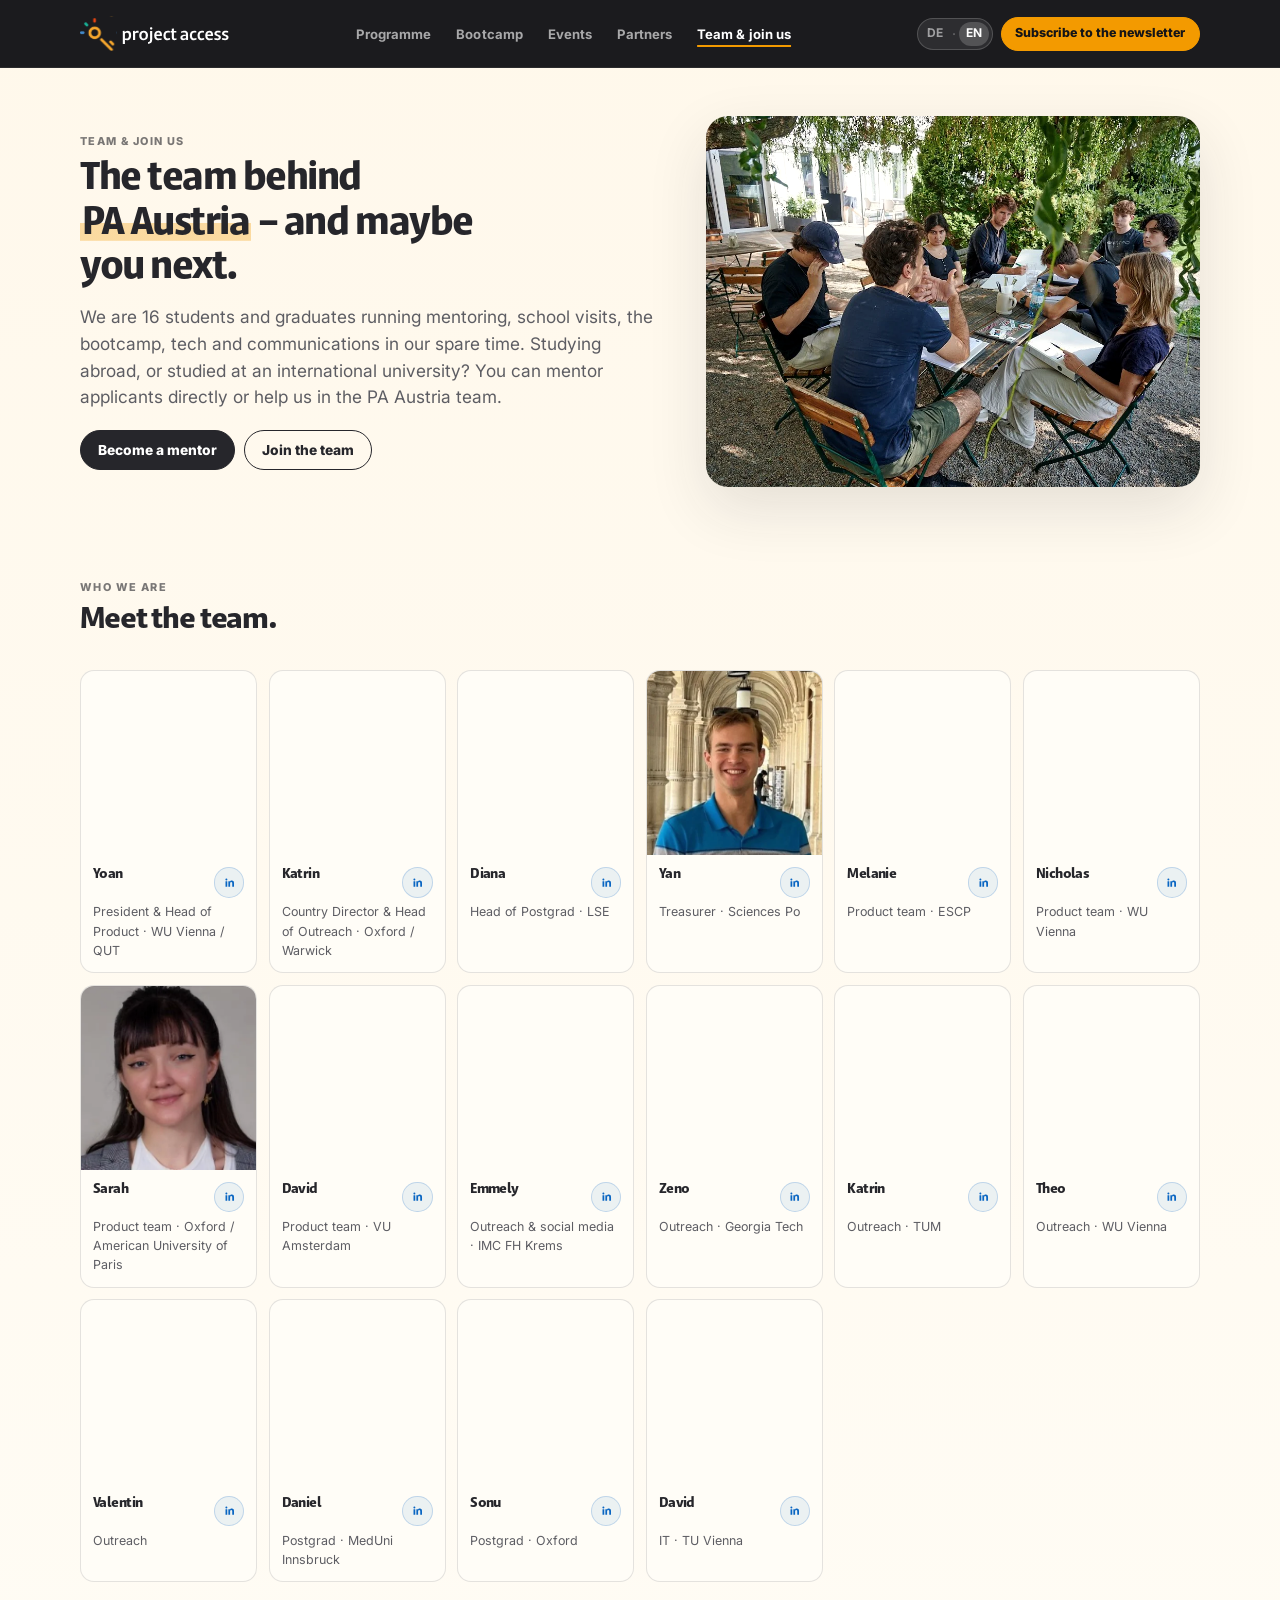
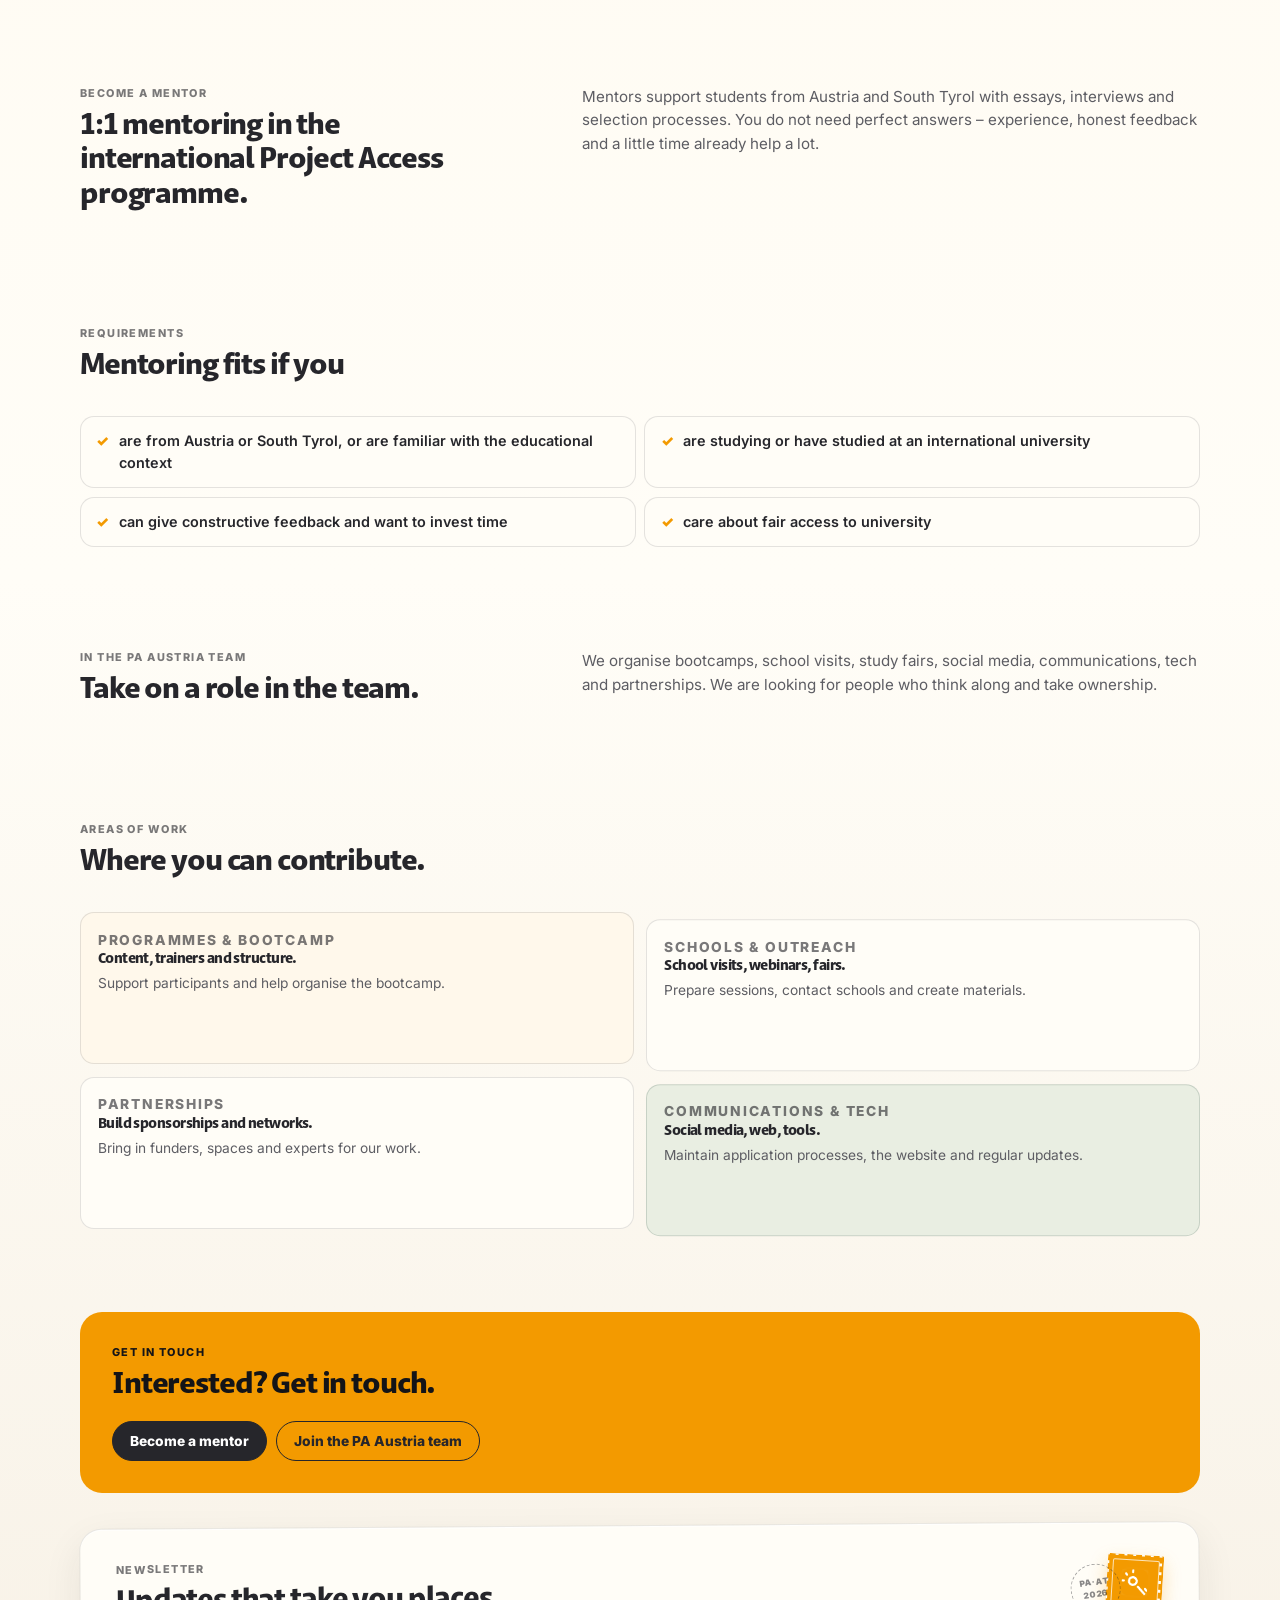
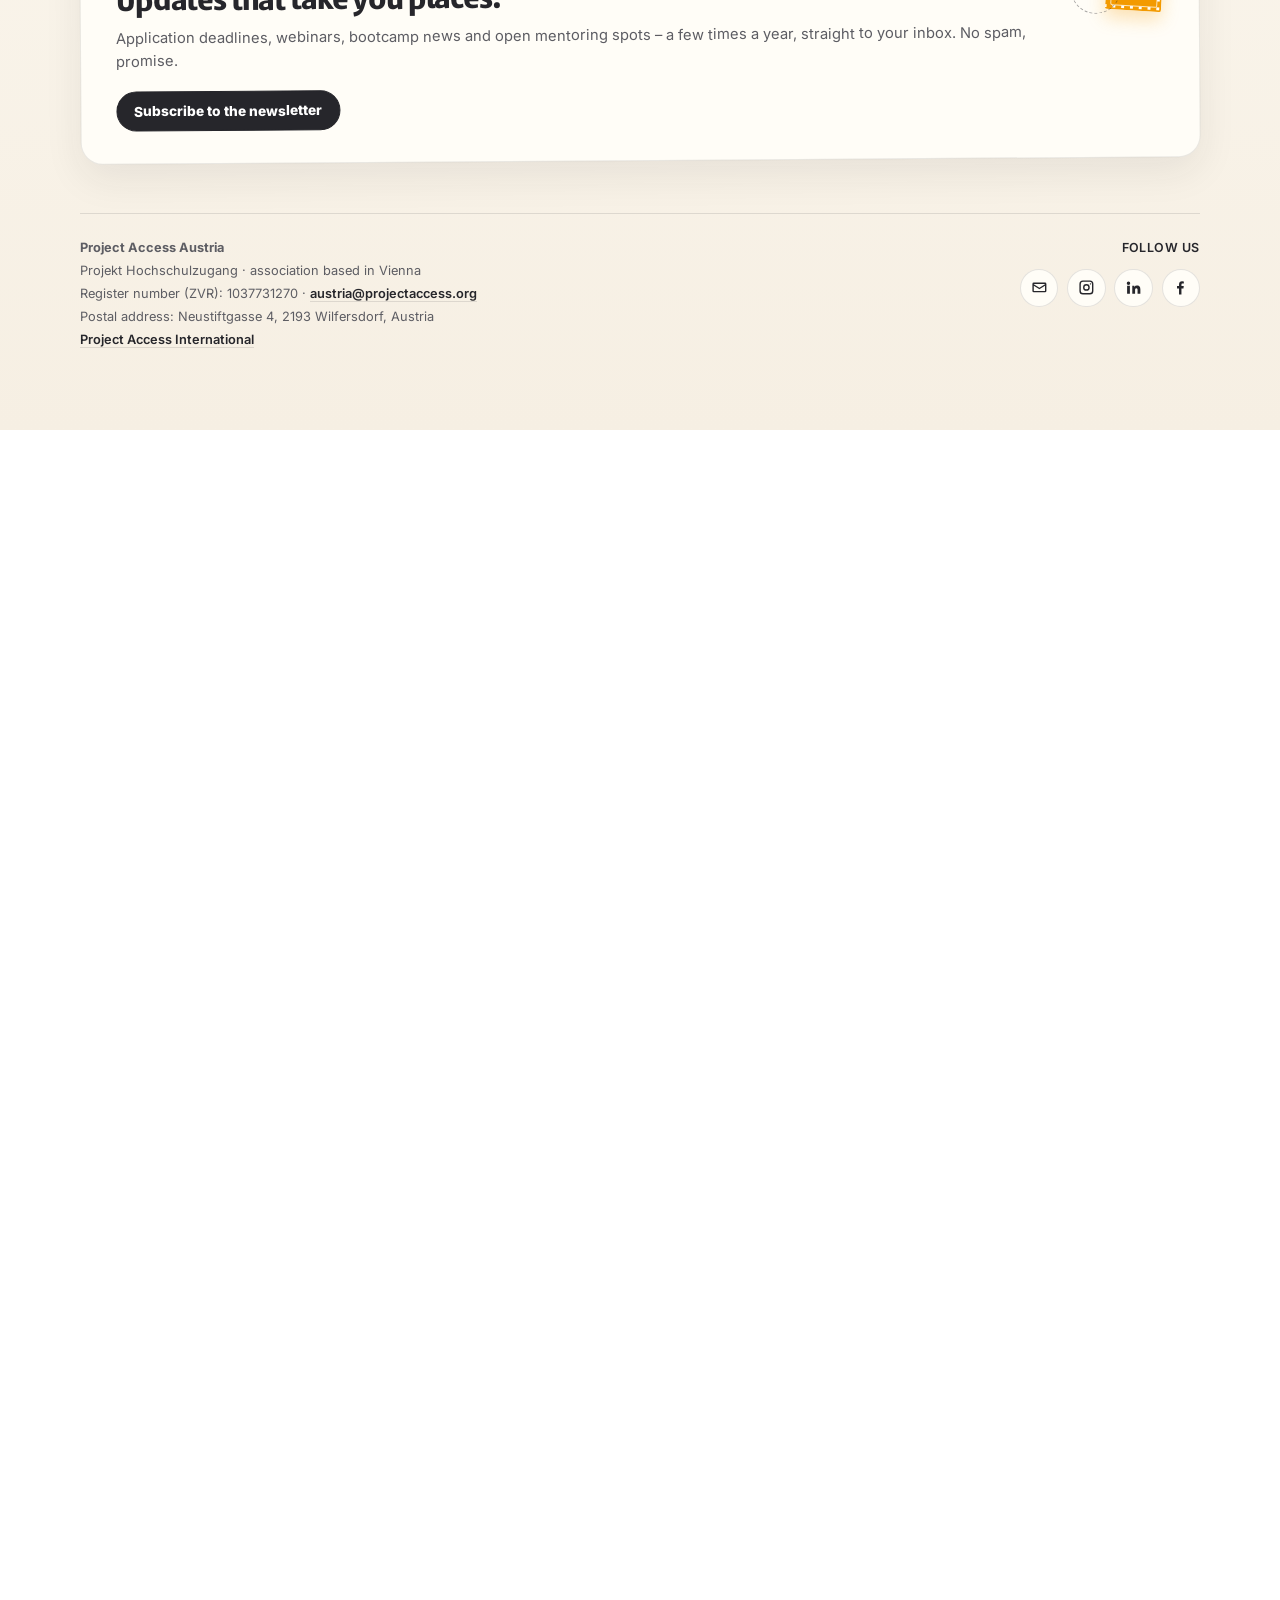
<file: en/get-involved.html>
<!doctype html>
<html lang="en">
  <head>
    <meta charset="utf-8" />
    <meta name="viewport" content="width=device-width, initial-scale=1" />
    <title>Team & join us | Project Access Austria</title>
    <link rel="canonical" href="https://projectaccess.at/en/team.html" />
    <meta http-equiv="refresh" content="0; url=team.html" />
    <meta name="robots" content="noindex" />
  </head>
  <body>
    <p>This page has moved. You are being redirected to <a href="team.html">Team & join us</a>.</p>
  </body>
</html>
</file>
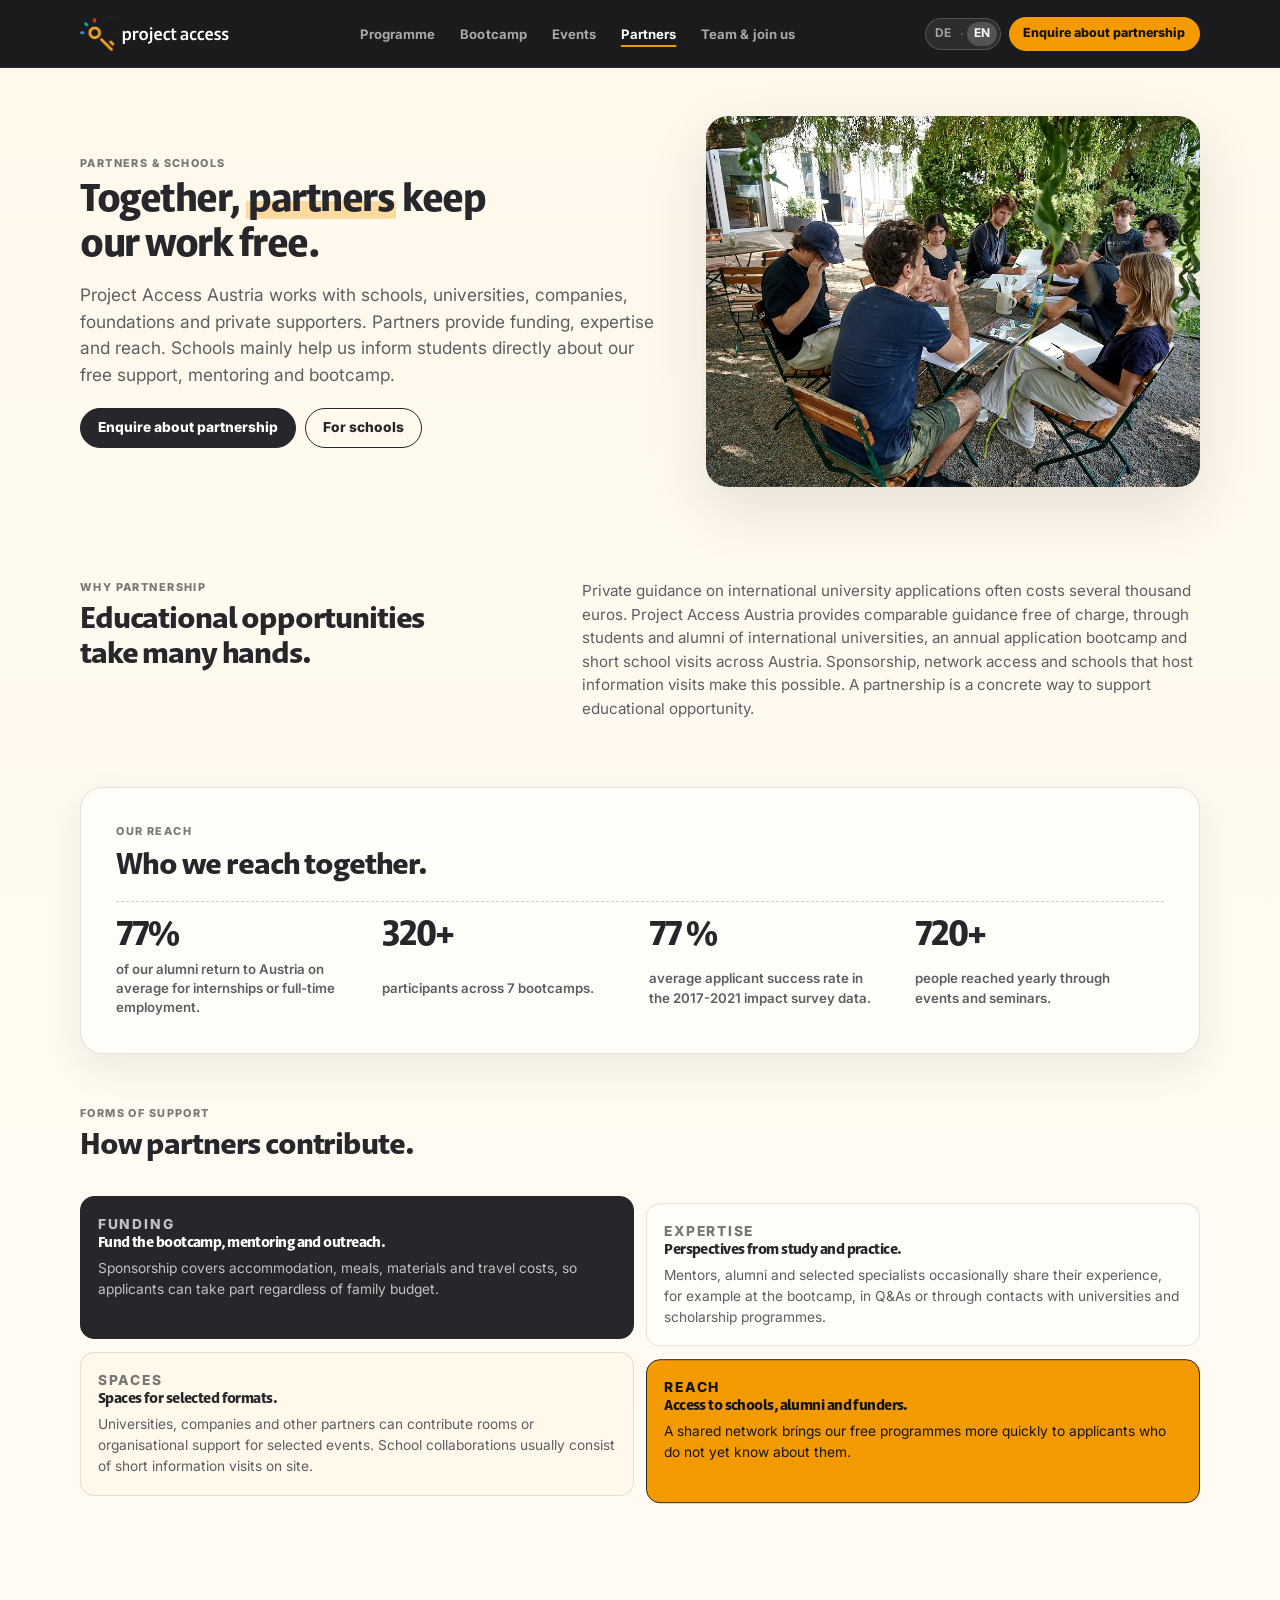
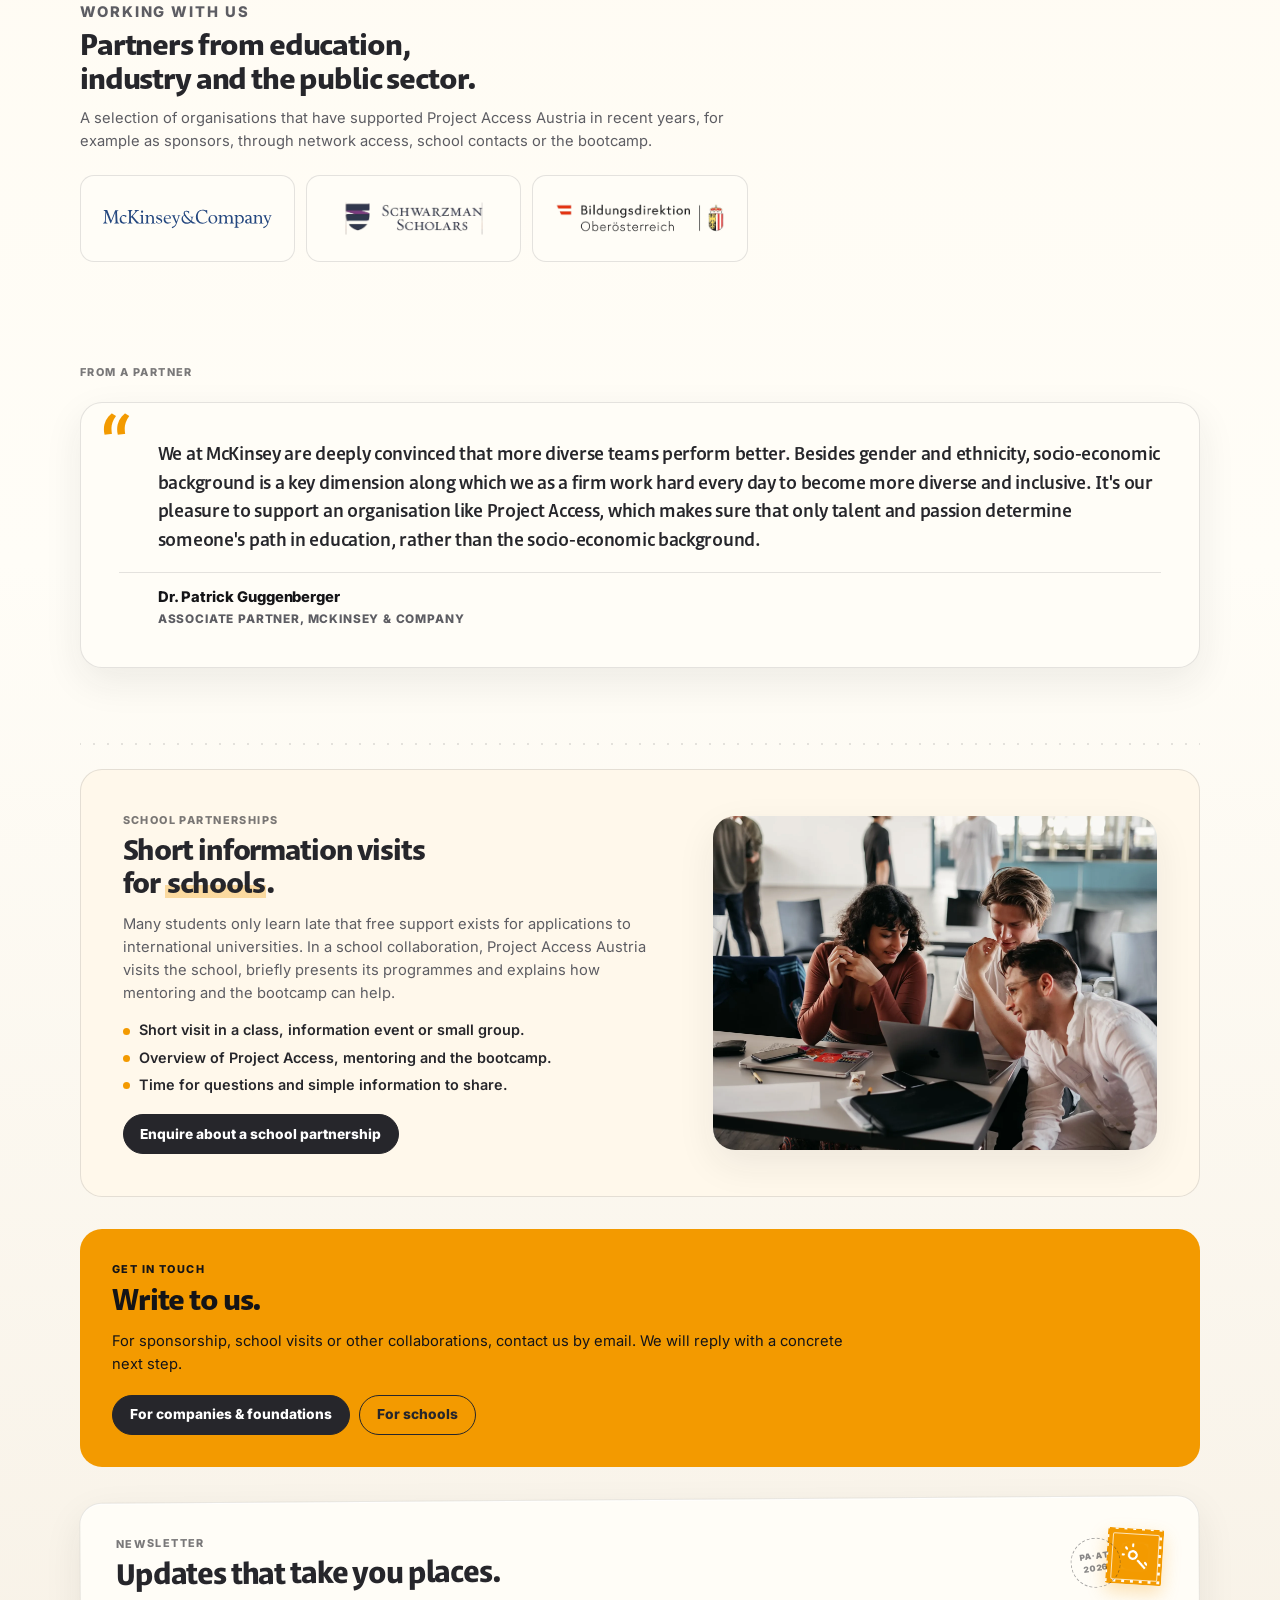
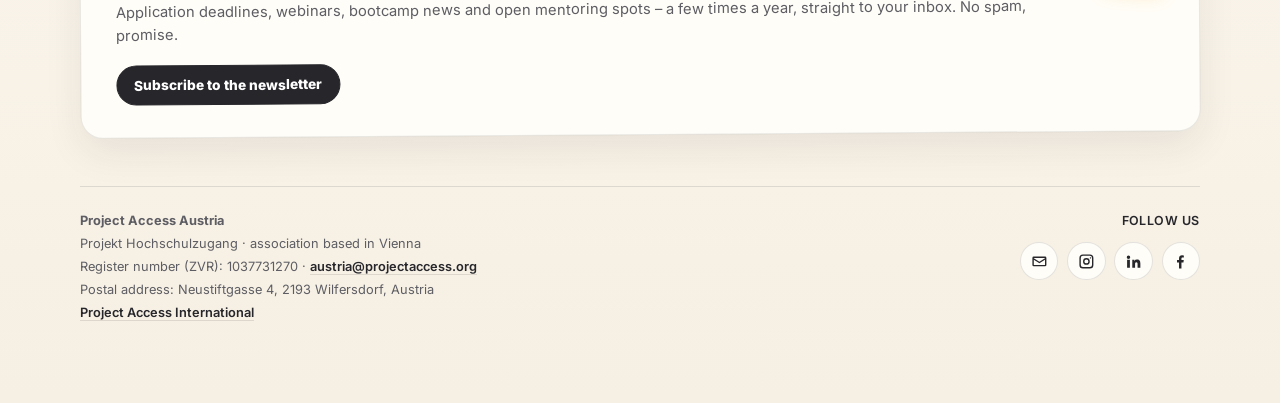
<file: en/partners.html>
<!doctype html>
<html lang="en">
  <head>
    <meta charset="utf-8" />
    <meta name="viewport" content="width=device-width, initial-scale=1" />

    <title>Partners &amp; schools | Project Access Austria</title>
    <meta name="description" content="Schools, companies, foundations and private supporters keep Project Access Austria&#39;s free mentoring, bootcamp and school visits running. Enquire about a school partnership or sponsorship." />
    <meta name="keywords" content="school partnership Austria, education NGO sponsorship, free school guidance Austria, study abroad scholarship partners" />
    <meta name="author" content="Project Access Austria" />
    <meta name="robots" content="index,follow,max-image-preview:large,max-snippet:-1,max-video-preview:-1" />
    <meta name="referrer" content="strict-origin-when-cross-origin" />
    <meta name="theme-color" content="#26262b" />
    <meta name="format-detection" content="telephone=no" />
    <meta name="generator" content="Jinja2 + build.py" />

    <link rel="canonical" href="https://projectaccess.at/en/partners.html" />
    <link rel="alternate" hreflang="de" href="https://projectaccess.at/partners.html" />
    <link rel="alternate" hreflang="de-AT" href="https://projectaccess.at/partners.html" />
    <link rel="alternate" hreflang="en" href="https://projectaccess.at/en/partners.html" />
    <link rel="alternate" hreflang="x-default" href="https://projectaccess.at/en/partners.html" />

    <meta property="og:type" content="website" />
    <meta property="og:site_name" content="Project Access Austria" />
    <meta property="og:locale" content="en_GB" />
    <meta property="og:locale:alternate" content="de_AT" />
    <meta property="og:title" content="Partners &amp; schools | Project Access Austria" />
    <meta property="og:description" content="Schools, companies, foundations and private supporters keep Project Access Austria&#39;s free mentoring, bootcamp and school visits running. Enquire about a school partnership or sponsorship." />
    <meta property="og:url" content="https://projectaccess.at/en/partners.html" />
    <meta property="og:image" content="https://projectaccess.at/assets/DSC07622.webp" />
    <meta property="og:image:alt" content="Participants and mentors at the Project Access Austria bootcamp" />

    <meta name="twitter:card" content="summary_large_image" />
    <meta name="twitter:title" content="Partners &amp; schools | Project Access Austria" />
    <meta name="twitter:description" content="Schools, companies, foundations and private supporters keep Project Access Austria&#39;s free mentoring, bootcamp and school visits running. Enquire about a school partnership or sponsorship." />
    <meta name="twitter:image" content="https://projectaccess.at/assets/DSC07622.webp" />
    <meta name="twitter:image:alt" content="Participants and mentors at the Project Access Austria bootcamp" />

    <link rel="icon" href="https://projectaccess.at/favicon.ico" sizes="48x48" />
    <link rel="icon" type="image/png" sizes="192x192" href="https://projectaccess.at/assets/pa-favicon-192.png" />
    <link rel="icon" type="image/png" sizes="32x32" href="https://projectaccess.at/assets/pa-favicon-32.png" />
    <link rel="apple-touch-icon" sizes="180x180" href="https://projectaccess.at/assets/pa-favicon-180.png" />

    <link rel="preconnect" href="https://fonts.googleapis.com" />
    <link rel="preconnect" href="https://fonts.gstatic.com" crossorigin />
    <link
      href="https://fonts.googleapis.com/css2?family=Inter:wght@500;600;700;800;900&display=swap"
      rel="stylesheet"
    />
    <link rel="stylesheet" href="../styles.css" />

    <script type="application/ld+json">
{
  "@context": "https://schema.org",
  "@graph": [
    {
      "@type": ["NGO", "EducationalOrganization"],
      "@id": "https://projectaccess.at/#organization",
      "name": "Project Access Austria",
      "legalName": "Projekt Hochschulzugang",
      "alternateName": ["PA\u00a0Austria", "Project\u00a0Access\u00a0\u00d6sterreich", "Projekt Hochschulzugang"],
      "url": "https://projectaccess.at/",
      "logo": {
        "@type": "ImageObject",
        "url": "https://projectaccess.at/assets/pa-favicon-192.png",
        "width": 2500,
        "height": 1000
      },
      "image": "https://projectaccess.at/assets/DSC07622.webp",
      "description": "Project\u00a0Access\u00a0Austria is the Austrian chapter of the international Project\u00a0Access network. We support students from Austria and South Tyrol with free one-to-one mentoring, an annual application bootcamp, school visits and webinars to help them apply to selective international universities.",
      "foundingDate": "2018",
      "email": "austria@projectaccess.org",
      "address": {
        "@type": "PostalAddress",
        "streetAddress": "Neustiftgasse 4",
        "postalCode": "2193",
        "addressLocality": "Wilfersdorf",
        "addressRegion": "Nieder\u00f6sterreich",
        "addressCountry": "AT"
      },
      "areaServed": [
        {"@type": "Country", "name": "AT" },
        {"@type": "Country", "name": "IT-32-BZ" }
      ],
      "knowsAbout": ["Applications to international universities", "Studying in the United States", "Studying in the United Kingdom", "Oxford and Cambridge applications", "Personal statements and admissions essays", "Scholarships and university funding", "Mentoring for students", "Studying abroad for students from Austria and South Tyrol"],
      "knowsLanguage": ["de", "en"],
      "identifier": {
        "@type": "PropertyValue",
        "propertyID": "Austrian register number (ZVR)",
        "value": "1037731270"
      },
      "parentOrganization": {
        "@type": "NGO",
        "name": "Project\u00a0Access",
        "url": "https://projectaccess.org"
      },
      "sameAs": ["https://projectaccess.org", "https://www.instagram.com/projectaccess.at/", "https://www.linkedin.com/company/project-access-austria/", "https://www.facebook.com/projectaccessaustria/"],
      "contactPoint": [
        {
          "@type": "ContactPoint",
          "contactType": "general inquiries",
          "email": "austria@projectaccess.org",
          "availableLanguage": ["German", "English"],
          "areaServed": ["AT", "IT-32-BZ"]
        }
      ]
    },
    {
      "@type": "WebSite",
      "@id": "https://projectaccess.at/#website",
      "url": "https://projectaccess.at/",
      "name": "Project Access Austria",
      "inLanguage": ["de-AT", "en"],
      "publisher": {"@id": "https://projectaccess.at/#organization"},
      "description": "Project\u00a0Access\u00a0Austria is the Austrian chapter of the international Project\u00a0Access network. We support students from Austria and South Tyrol with free one-to-one mentoring, an annual application bootcamp, school visits and webinars to help them apply to selective international universities."
    },
    {
      "@type": "WebPage",
      "@id": "https://projectaccess.at/en/partners.html#webpage",
      "url": "https://projectaccess.at/en/partners.html",
      "name": "Partners \u0026\u00a0schools | Project\u00a0Access\u00a0Austria",
      "description": "Schools, companies, foundations and private supporters keep Project\u00a0Access\u00a0Austria\u0027s free mentoring, bootcamp and school visits running. Enquire about a school partnership or sponsorship.",
      "inLanguage": "en",
      "isPartOf": {"@id": "https://projectaccess.at/#website"},
      "about": {"@id": "https://projectaccess.at/#organization"},
      "primaryImageOfPage": {
        "@type": "ImageObject",
        "url": "https://projectaccess.at/assets/DSC07622.webp"
      },
      "breadcrumb": {"@id": "https://projectaccess.at/en/partners.html#breadcrumb"}
    },
    {
      "@type": "BreadcrumbList",
      "@id": "https://projectaccess.at/en/partners.html#breadcrumb",
      "itemListElement": [
        {
          "@type": "ListItem",
          "position": 1,
          "name": "Project Access Austria",
          "item": "https://projectaccess.at/en/"
        },
        {
          "@type": "ListItem",
          "position": 2,
          "name": "Partners \u0026\u00a0schools | Project\u00a0Access\u00a0Austria",
          "item": "https://projectaccess.at/en/partners.html"
        }
      ]
    }
  ]
}
</script>

    
  </head>
  <body>
        <header class="site-header">
      <a class="brand" href="index.html#top" aria-label="Project Access Austria home">
        <img class="brand-logo" src="../assets/logos/project-access-international.svg" alt="" aria-hidden="true" />
      </a>
      <div class="header-actions">
        <a class="lang-switch" href="../partners.html" aria-label="Language">
          <span class="lang-switch-link" >DE</span>
          <span class="lang-switch-sep" aria-hidden="true">·</span>
          <span class="lang-switch-link is-active" aria-current="true">EN</span>
        </a>
        
        
        <a class="button button-small header-cta" href="mailto:austria@projectaccess.org?subject=Partnerschaft%20mit%20PA%20Austria">
          <span class="header-cta-label header-cta-label-full">Enquire about partnership</span>
          
        </a>
        
      </div>
      <input
        id="site-nav-toggle"
        class="nav-toggle-input"
        type="checkbox"
        aria-label="Open menu"
      />
      <label for="site-nav-toggle" class="nav-toggle" aria-hidden="true">
        <span class="nav-toggle-bars" aria-hidden="true"></span>
      </label>
      <div class="nav-shell-panel">
        <nav class="nav" aria-label="Main navigation">
          <a href="index.html#programme">Programme</a>
          <a href="bootcamp.html">Bootcamp</a>
          <a href="events.html">Events</a>
          <a href="partners.html" class="is-active" aria-current="page">Partners</a>
          <a href="team.html">Team &amp; join us</a>
        </nav>
        <a class="mobile-lang-link" href="../partners.html">Deutsche Version</a>
      </div>
    </header>

    <main>
      
      <section class="page-hero page-hero-split section-shell">
        <div>
          <p class="eyebrow">Partners &amp; schools</p>
          <h1>Together, <span class="mark">partners</span> keep our work free.</h1>
          <p class="lead">Project Access Austria works with schools, universities, companies, foundations and private supporters. Partners provide funding, expertise and reach. Schools mainly help us inform students directly about our free support, mentoring and bootcamp.</p>
          <div class="hero-actions">
            <a class="button" href="mailto:austria@projectaccess.org?subject=Partnership%20with%20PA%20Austria">Enquire about partnership</a>
            <a class="button button-secondary" href="#schools">For schools</a>
          </div>
        </div>
        <img class="page-hero-image" src="../assets/DSC_7234.webp" alt="Mentors and participants in a small-group session outdoors" fetchpriority="high" decoding="async" />
      </section>

      <section class="section-shell two-column-section">
        <div>
          <p class="eyebrow">Why partnership</p>
          <h2>Educational opportunities take many hands.</h2>
        </div>
        <div class="text-stack">
          <p>Private guidance on international university applications often costs several thousand euros. Project Access Austria provides comparable guidance free of charge, through students and alumni of international universities, an annual application bootcamp and short school visits across Austria. Sponsorship, network access and schools that host information visits make this possible. A partnership is a concrete way to support educational opportunity.</p>
        </div>
      </section>

      <section class="section-shell impact-stats" aria-label="Who we reach together.">
        <div class="impact-stats-heading">
          <p class="eyebrow">Our reach</p>
          <h2>Who we reach together.</h2>
        </div>
        <div class="impact-stats-grid">
          <article>
            <strong>77%</strong>
            <span>of our alumni return to Austria on average for internships or full-time employment.</span>
          </article>
          <article>
            <strong>320+</strong>
            <span>participants across 7 bootcamps.</span>
          </article>
          <article>
            <strong>77 %</strong>
            <span>average applicant success rate in the 2017-2021 impact survey data.</span>
          </article>
          <article>
            <strong>720+</strong>
            <span>people reached yearly through events and seminars.</span>
          </article>
        </div>
      </section>

      <section class="section-shell">
        <div class="section-heading">
          <p class="eyebrow">Forms of support</p>
          <h2>How partners contribute.</h2>
        </div>
        <div class="bento support-bento">
          <article class="bento-tile w-3 accent-ink">
            <div>
              <p class="eyebrow" style="color: rgba(255, 255, 255, 0.72);">Funding</p>
              <h3>Fund the bootcamp, mentoring and outreach.</h3>
              <p>Sponsorship covers accommodation, meals, materials and travel costs, so applicants can take part regardless of family budget.</p>
            </div>
          </article>
          <article class="bento-tile w-3">
            <div>
              <p class="eyebrow">Expertise</p>
              <h3>Perspectives from study and practice.</h3>
              <p>Mentors, alumni and selected specialists occasionally share their experience, for example at the bootcamp, in Q&amp;As or through contacts with universities and scholarship programmes.</p>
            </div>
          </article>
          <article class="bento-tile w-3 accent-cream">
            <div>
              <p class="eyebrow">Spaces</p>
              <h3>Spaces for selected formats.</h3>
              <p>Universities, companies and other partners can contribute rooms or organisational support for selected events. School collaborations usually consist of short information visits on site.</p>
            </div>
          </article>
          <article class="bento-tile w-3 accent-yellow">
            <div>
              <p class="eyebrow">Reach</p>
              <h3>Access to schools, alumni and funders.</h3>
              <p>A shared network brings our free programmes more quickly to applicants who do not yet know about them.</p>
            </div>
          </article>
        </div>
      </section>

      <section class="section-shell partner-logos-section">
        <div class="partner-logos-heading">
          <p class="eyebrow">Working with us</p>
          <h2>Partners from education, industry and the public sector.</h2>
          <p>A selection of organisations that have supported Project Access Austria in recent years, for example as sponsors, through network access, school contacts or the bootcamp.</p>
        </div>
        <ul class="partner-logo-strip">
          <li class="partner-logo-item">
            <img src="../assets/partner-mckinsey.svg" alt="McKinsey &amp; Company" loading="lazy" decoding="async" />
          </li>
          <li class="partner-logo-item">
            <img src="../assets/partner-schwarzman-scholars-transparent.webp" alt="Schwarzman Scholars" loading="lazy" decoding="async" />
          </li>
          <li class="partner-logo-item">
            <img src="../assets/partner-bildungsdirektion-oberoesterreich-transparent.webp" alt="Bildungsdirektion Oberösterreich" loading="lazy" decoding="async" />
          </li>
        </ul>
      </section>

      <section class="section-shell partner-quote-section">
        <p class="eyebrow">From a partner</p>
        <figure class="partner-quote-card">
          <blockquote>
            <p>We at McKinsey are deeply convinced that more diverse teams perform better. Besides gender and ethnicity, socio-economic background is a key dimension along which we as a firm work hard every day to become more diverse and inclusive. It&#39;s our pleasure to support an organisation like Project Access, which makes sure that only talent and passion determine someone&#39;s path in education, rather than the socio-economic background.</p>
          </blockquote>
          <figcaption>
            <strong>Dr. Patrick Guggenberger</strong>
            <span>Associate Partner, McKinsey &amp; Company</span>
          </figcaption>
        </figure>
      </section>

      <span class="divider-dots" aria-hidden="true"></span>

      <section class="section-shell schools-chapter" id="schools">
        <div class="schools-chapter-copy">
          <p class="eyebrow">School partnerships</p>
          <h2>Short information visits for <span class="mark">schools</span>.</h2>
          <p>Many students only learn late that free support exists for applications to international universities. In a school collaboration, Project Access Austria visits the school, briefly presents its programmes and explains how mentoring and the bootcamp can help.</p>
          <ul class="schools-chapter-facts">
            <li>Short visit in a class, information event or small group.</li>
            <li>Overview of Project Access, mentoring and the bootcamp.</li>
            <li>Time for questions and simple information to share.</li>
          </ul>
          <div class="hero-actions">
            <a class="button" href="mailto:austria@projectaccess.org?subject=School%20partnership%20with%20PA%20Austria">Enquire about a school partnership</a>
          </div>
        </div>
        <img class="schools-chapter-image" src="../assets/Website_1.webp" alt="Participants at a Project Access Austria session" loading="lazy" decoding="async" />
      </section>

      <section class="section-shell cta-panel">
        <p class="eyebrow">Get in touch</p>
        <h2>Write to us.</h2>
        <p>For sponsorship, school visits or other collaborations, contact us by email. We will reply with a concrete next step.</p>
        <div class="hero-actions">
          <a class="button" href="mailto:austria@projectaccess.org?subject=Partnership%20with%20PA%20Austria">For companies &amp; foundations</a>
          <a class="button button-secondary" href="mailto:austria@projectaccess.org?subject=School%20partnership%20with%20PA%20Austria">For schools</a>
        </div>
      </section>

            <section class="newsletter section-shell" aria-label="Subscribe to the newsletter">
        <a class="newsletter-postcard" href="https://airtable.com/appSrxV1MH9LEChsv/shriRjvsfQX4UZiSg" target="_blank" rel="noopener">
          <div class="newsletter-copy">
            <p class="eyebrow">Newsletter</p>
            <h2>Updates that take you places.</h2>
            <p>Application deadlines, webinars, bootcamp news and open mentoring spots – a few times a year, straight to your inbox. No spam, promise.</p>
            <span class="button newsletter-button">Subscribe to the newsletter</span>
          </div>
          <div class="newsletter-postage" aria-hidden="true">
            <span class="newsletter-postmark">
              <span>PA·AT</span>
              <span>2026</span>
            </span>
            <span class="newsletter-stamp">
              <span class="newsletter-stamp-inner">
                <img src="../assets/pa-logomark-white.webp" alt="" loading="lazy" decoding="async" />
              </span>
            </span>
          </div>
        </a>
      </section>

    </main>
    
    <footer class="footer">
      <div class="footer-info">
        <strong>Project Access Austria</strong>
        <p>Projekt Hochschulzugang · association based in Vienna</p>
        <p>Register number (ZVR): 1037731270 · <a href="mailto:austria@projectaccess.org">austria@projectaccess.org</a></p>
        <p>Postal address: Neustiftgasse 4, 2193 Wilfersdorf, Austria</p>
        <p>
          <a href="https://projectaccess.org">Project Access International</a>
        </p>
        <p class="footer-lang-link">
          <a href="../partners.html">Deutsche Version</a>
        </p>
      </div>
      <div class="footer-socials">
        <span class="footer-socials-heading">Follow us</span>
        <ul class="footer-socials-list">
          
          <li>
            <a class="footer-social footer-social-email"
               href="mailto:austria@projectaccess.org"
               aria-label="Email Project Access Austria"
               >
              <span class="footer-social-icon" aria-hidden="true"><svg viewBox="0 0 24 24" aria-hidden="true" focusable="false"><path d="M4 5h16a2 2 0 0 1 2 2v10a2 2 0 0 1-2 2H4a2 2 0 0 1-2-2V7a2 2 0 0 1 2-2zm0 2v.4l8 5 8-5V7H4zm16 2.7-7.47 4.67a1 1 0 0 1-1.06 0L4 9.7V17h16V9.7z"/></svg></span>
              <span class="footer-social-label">E-Mail</span>
            </a>
          </li>
          
          <li>
            <a class="footer-social footer-social-instagram"
               href="https://www.instagram.com/projectaccess.at/"
               aria-label="Project Access Austria on Instagram"
               target="_blank" rel="noopener">
              <span class="footer-social-icon" aria-hidden="true"><svg viewBox="0 0 24 24" aria-hidden="true" focusable="false"><path d="M7 2h10a5 5 0 0 1 5 5v10a5 5 0 0 1-5 5H7a5 5 0 0 1-5-5V7a5 5 0 0 1 5-5zm0 2a3 3 0 0 0-3 3v10a3 3 0 0 0 3 3h10a3 3 0 0 0 3-3V7a3 3 0 0 0-3-3H7zm5 3.2a4.8 4.8 0 1 1 0 9.6 4.8 4.8 0 0 1 0-9.6zm0 2a2.8 2.8 0 1 0 0 5.6 2.8 2.8 0 0 0 0-5.6zM17.8 6a1 1 0 1 1 0 2 1 1 0 0 1 0-2z"/></svg></span>
              <span class="footer-social-label">Instagram</span>
            </a>
          </li>
          
          <li>
            <a class="footer-social footer-social-linkedin"
               href="https://www.linkedin.com/company/project-access-austria/"
               aria-label="Project Access Austria on LinkedIn"
               target="_blank" rel="noopener">
              <span class="footer-social-icon" aria-hidden="true"><svg viewBox="0 0 24 24" aria-hidden="true" focusable="false"><path d="M4.98 3.5a2.5 2.5 0 1 1 0 5 2.5 2.5 0 0 1 0-5zM3 9.75h4V21H3V9.75zM9.5 9.75h3.83v1.54h.05a4.2 4.2 0 0 1 3.78-2.08c4.04 0 4.79 2.66 4.79 6.12V21h-4v-4.94c0-1.18-.02-2.7-1.65-2.7-1.65 0-1.9 1.29-1.9 2.62V21h-4V9.75z"/></svg></span>
              <span class="footer-social-label">LinkedIn</span>
            </a>
          </li>
          
          <li>
            <a class="footer-social footer-social-facebook"
               href="https://www.facebook.com/projectaccessaustria/"
               aria-label="Project Access Austria on Facebook"
               target="_blank" rel="noopener">
              <span class="footer-social-icon" aria-hidden="true"><svg viewBox="0 0 24 24" aria-hidden="true" focusable="false"><path d="M13.5 22v-8.5h2.86l.43-3.32H13.5V8.06c0-.96.27-1.62 1.65-1.62h1.76V3.47A23.5 23.5 0 0 0 14.34 3.3c-2.55 0-4.3 1.56-4.3 4.42v2.46H7.18v3.32h2.86V22h3.46z"/></svg></span>
              <span class="footer-social-label">Facebook</span>
            </a>
          </li>
          
        </ul>
      </div>
    </footer>

  </body>
</html>
</file>
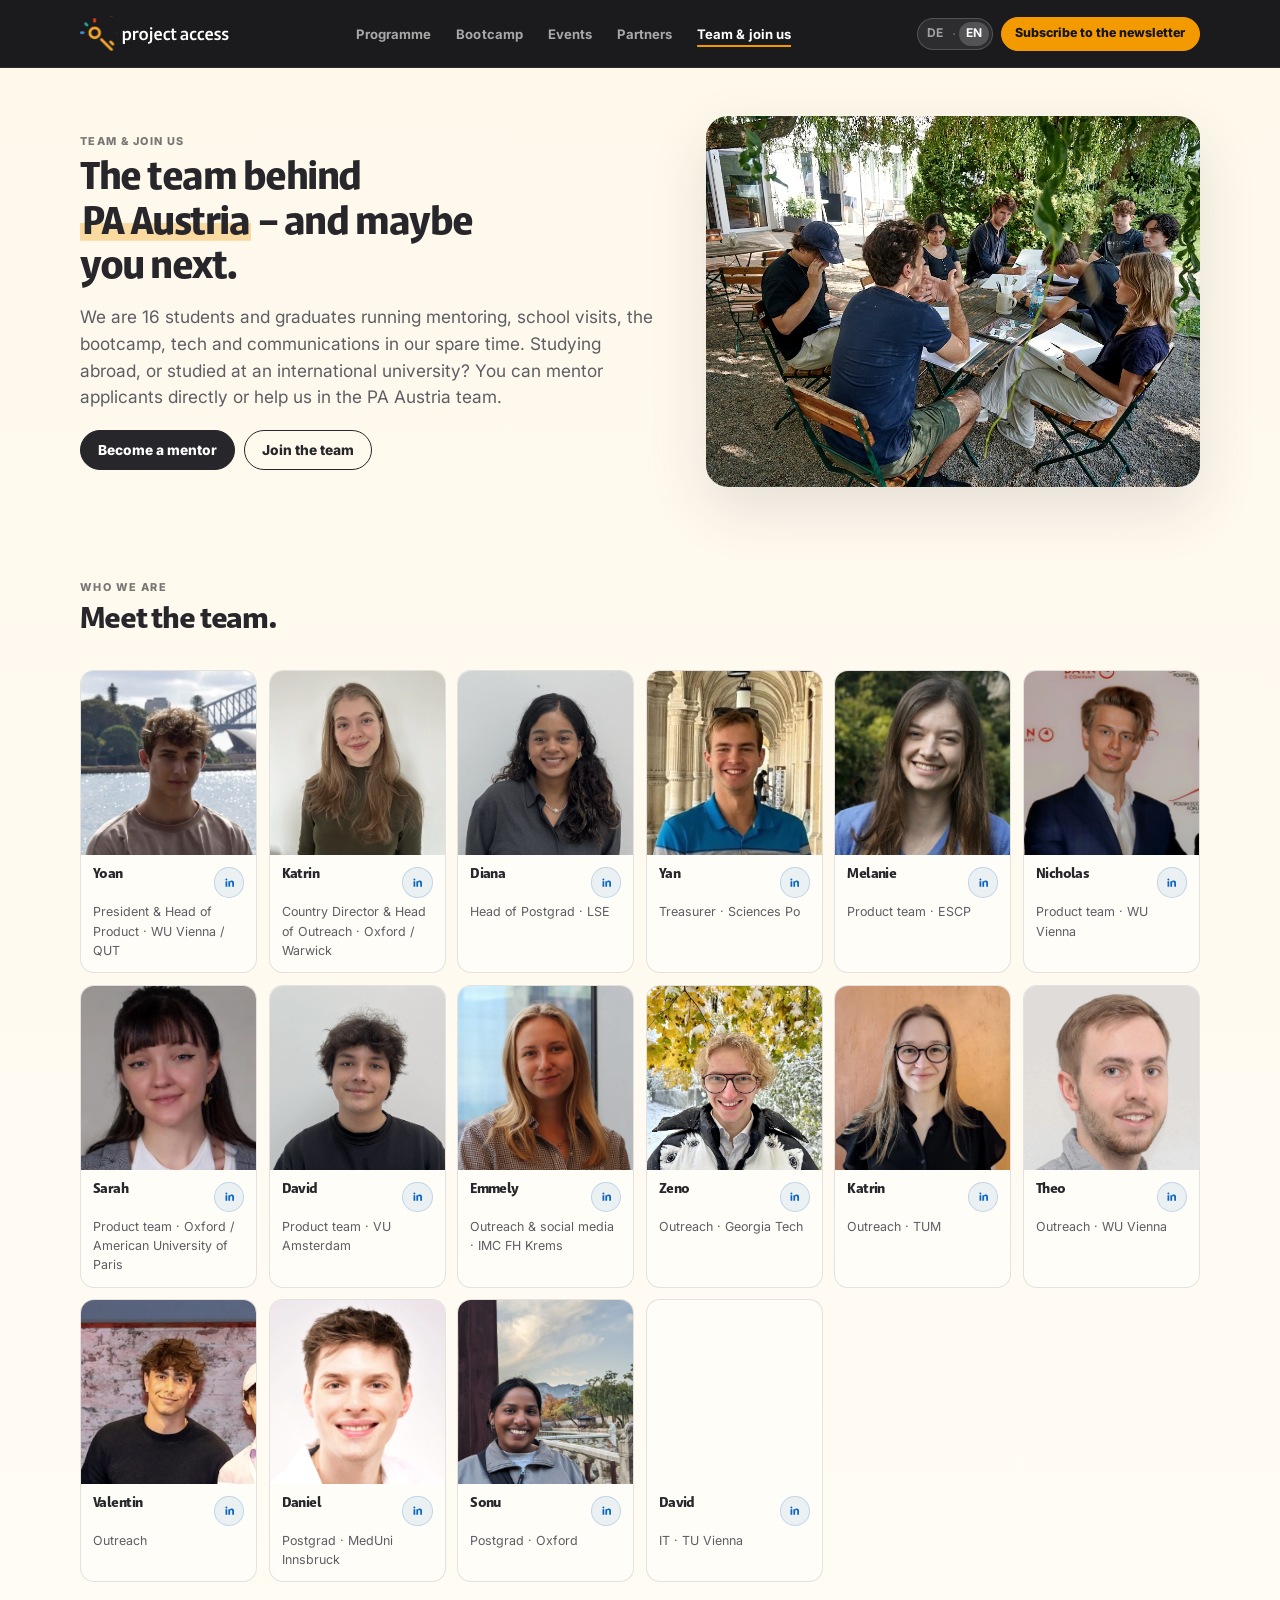
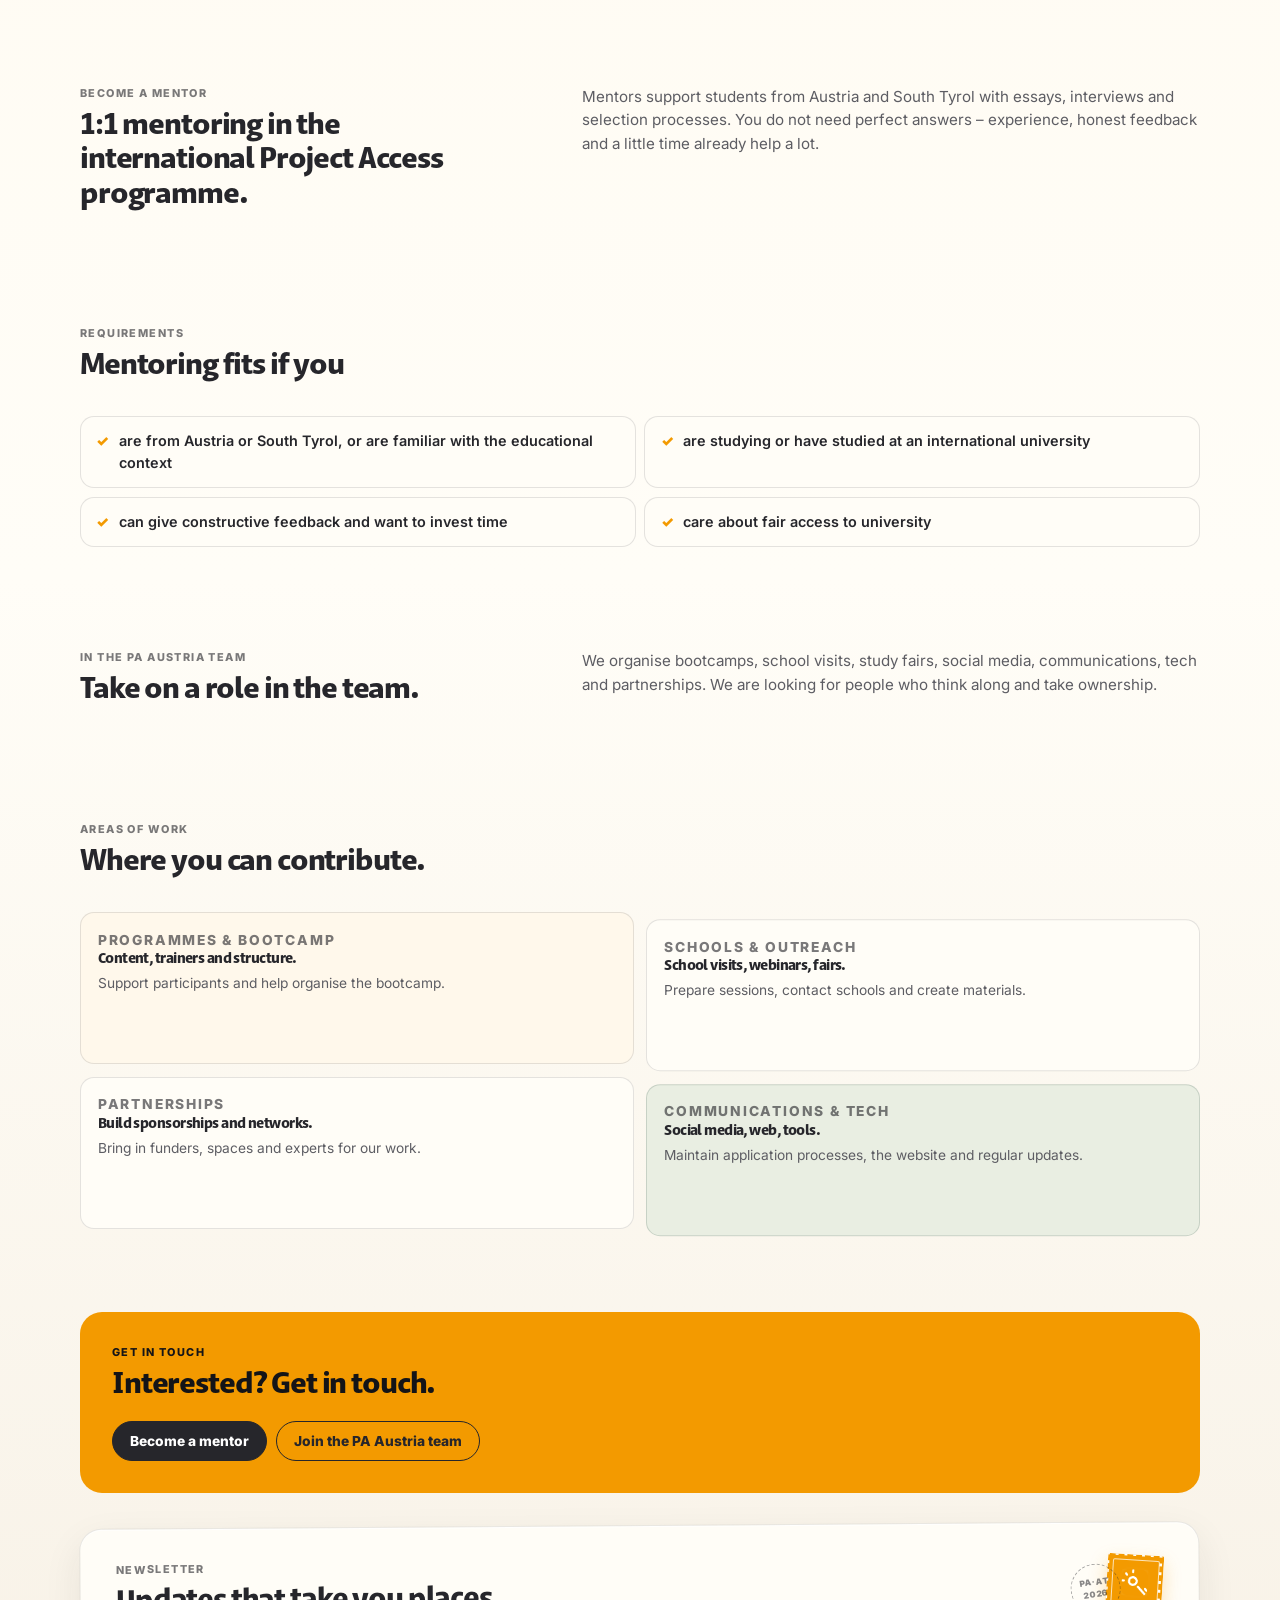
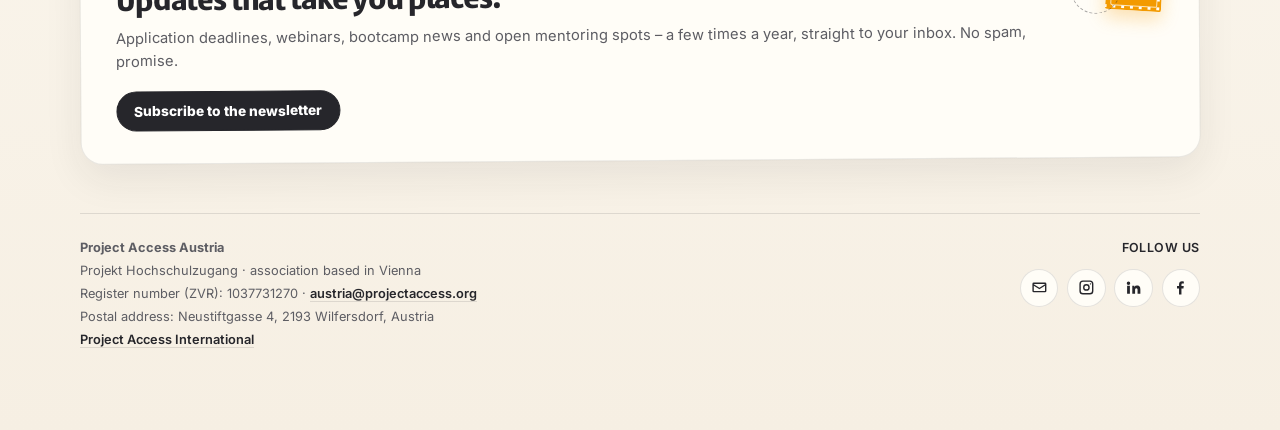
<file: en/team.html>
<!doctype html>
<html lang="en">
  <head>
    <meta charset="utf-8" />
    <meta name="viewport" content="width=device-width, initial-scale=1" />

    <title>Team &amp; join us – become a mentor | Project Access Austria</title>
    <meta name="description" content="The team behind Project Access Austria, plus open roles for mentors and volunteers with experience at international universities." />
    <meta name="keywords" content="become a mentor for international university applicants, volunteer with PA Austria, Project Access Austria team, education volunteering Austria" />
    <meta name="author" content="Project Access Austria" />
    <meta name="robots" content="index,follow,max-image-preview:large,max-snippet:-1,max-video-preview:-1" />
    <meta name="referrer" content="strict-origin-when-cross-origin" />
    <meta name="theme-color" content="#26262b" />
    <meta name="format-detection" content="telephone=no" />
    <meta name="generator" content="Jinja2 + build.py" />

    <link rel="canonical" href="https://projectaccess.at/en/team.html" />
    <link rel="alternate" hreflang="de" href="https://projectaccess.at/team.html" />
    <link rel="alternate" hreflang="de-AT" href="https://projectaccess.at/team.html" />
    <link rel="alternate" hreflang="en" href="https://projectaccess.at/en/team.html" />
    <link rel="alternate" hreflang="x-default" href="https://projectaccess.at/en/team.html" />

    <meta property="og:type" content="website" />
    <meta property="og:site_name" content="Project Access Austria" />
    <meta property="og:locale" content="en_GB" />
    <meta property="og:locale:alternate" content="de_AT" />
    <meta property="og:title" content="Team &amp; join us – become a mentor | Project Access Austria" />
    <meta property="og:description" content="The team behind Project Access Austria, plus open roles for mentors and volunteers with experience at international universities." />
    <meta property="og:url" content="https://projectaccess.at/en/team.html" />
    <meta property="og:image" content="https://projectaccess.at/assets/DSC07622.webp" />
    <meta property="og:image:alt" content="Participants and mentors at the Project Access Austria bootcamp" />

    <meta name="twitter:card" content="summary_large_image" />
    <meta name="twitter:title" content="Team &amp; join us – become a mentor | Project Access Austria" />
    <meta name="twitter:description" content="The team behind Project Access Austria, plus open roles for mentors and volunteers with experience at international universities." />
    <meta name="twitter:image" content="https://projectaccess.at/assets/DSC07622.webp" />
    <meta name="twitter:image:alt" content="Participants and mentors at the Project Access Austria bootcamp" />

    <link rel="icon" href="https://projectaccess.at/favicon.ico" sizes="48x48" />
    <link rel="icon" type="image/png" sizes="192x192" href="https://projectaccess.at/assets/pa-favicon-192.png" />
    <link rel="icon" type="image/png" sizes="32x32" href="https://projectaccess.at/assets/pa-favicon-32.png" />
    <link rel="apple-touch-icon" sizes="180x180" href="https://projectaccess.at/assets/pa-favicon-180.png" />

    <link rel="preconnect" href="https://fonts.googleapis.com" />
    <link rel="preconnect" href="https://fonts.gstatic.com" crossorigin />
    <link
      href="https://fonts.googleapis.com/css2?family=Inter:wght@500;600;700;800;900&display=swap"
      rel="stylesheet"
    />
    <link rel="stylesheet" href="../styles.css" />

    <script type="application/ld+json">
{
  "@context": "https://schema.org",
  "@graph": [
    {
      "@type": ["NGO", "EducationalOrganization"],
      "@id": "https://projectaccess.at/#organization",
      "name": "Project Access Austria",
      "legalName": "Projekt Hochschulzugang",
      "alternateName": ["PA\u00a0Austria", "Project\u00a0Access\u00a0\u00d6sterreich", "Projekt Hochschulzugang"],
      "url": "https://projectaccess.at/",
      "logo": {
        "@type": "ImageObject",
        "url": "https://projectaccess.at/assets/pa-favicon-192.png",
        "width": 2500,
        "height": 1000
      },
      "image": "https://projectaccess.at/assets/DSC07622.webp",
      "description": "Project\u00a0Access\u00a0Austria is the Austrian chapter of the international Project\u00a0Access network. We support students from Austria and South Tyrol with free one-to-one mentoring, an annual application bootcamp, school visits and webinars to help them apply to selective international universities.",
      "foundingDate": "2018",
      "email": "austria@projectaccess.org",
      "address": {
        "@type": "PostalAddress",
        "streetAddress": "Neustiftgasse 4",
        "postalCode": "2193",
        "addressLocality": "Wilfersdorf",
        "addressRegion": "Nieder\u00f6sterreich",
        "addressCountry": "AT"
      },
      "areaServed": [
        {"@type": "Country", "name": "AT" },
        {"@type": "Country", "name": "IT-32-BZ" }
      ],
      "knowsAbout": ["Applications to international universities", "Studying in the United States", "Studying in the United Kingdom", "Oxford and Cambridge applications", "Personal statements and admissions essays", "Scholarships and university funding", "Mentoring for students", "Studying abroad for students from Austria and South Tyrol"],
      "knowsLanguage": ["de", "en"],
      "identifier": {
        "@type": "PropertyValue",
        "propertyID": "Austrian register number (ZVR)",
        "value": "1037731270"
      },
      "parentOrganization": {
        "@type": "NGO",
        "name": "Project\u00a0Access",
        "url": "https://projectaccess.org"
      },
      "sameAs": ["https://projectaccess.org", "https://www.instagram.com/projectaccess.at/", "https://www.linkedin.com/company/project-access-austria/", "https://www.facebook.com/projectaccessaustria/"],
      "contactPoint": [
        {
          "@type": "ContactPoint",
          "contactType": "general inquiries",
          "email": "austria@projectaccess.org",
          "availableLanguage": ["German", "English"],
          "areaServed": ["AT", "IT-32-BZ"]
        }
      ]
    },
    {
      "@type": "WebSite",
      "@id": "https://projectaccess.at/#website",
      "url": "https://projectaccess.at/",
      "name": "Project Access Austria",
      "inLanguage": ["de-AT", "en"],
      "publisher": {"@id": "https://projectaccess.at/#organization"},
      "description": "Project\u00a0Access\u00a0Austria is the Austrian chapter of the international Project\u00a0Access network. We support students from Austria and South Tyrol with free one-to-one mentoring, an annual application bootcamp, school visits and webinars to help them apply to selective international universities."
    },
    {
      "@type": "WebPage",
      "@id": "https://projectaccess.at/en/team.html#webpage",
      "url": "https://projectaccess.at/en/team.html",
      "name": "Team \u0026\u00a0join us \u2013 become a mentor | Project\u00a0Access\u00a0Austria",
      "description": "The team behind Project\u00a0Access\u00a0Austria, plus open roles for mentors and volunteers with experience at international universities.",
      "inLanguage": "en",
      "isPartOf": {"@id": "https://projectaccess.at/#website"},
      "about": {"@id": "https://projectaccess.at/#organization"},
      "primaryImageOfPage": {
        "@type": "ImageObject",
        "url": "https://projectaccess.at/assets/DSC07622.webp"
      },
      "breadcrumb": {"@id": "https://projectaccess.at/en/team.html#breadcrumb"}
    },
    {
      "@type": "BreadcrumbList",
      "@id": "https://projectaccess.at/en/team.html#breadcrumb",
      "itemListElement": [
        {
          "@type": "ListItem",
          "position": 1,
          "name": "Project Access Austria",
          "item": "https://projectaccess.at/en/"
        },
        {
          "@type": "ListItem",
          "position": 2,
          "name": "Team \u0026\u00a0join us \u2013 become a mentor | Project\u00a0Access\u00a0Austria",
          "item": "https://projectaccess.at/en/team.html"
        }
      ]
    }
  ]
}
</script>

    
  </head>
  <body>
        <header class="site-header">
      <a class="brand" href="index.html#top" aria-label="Project Access Austria home">
        <img class="brand-logo" src="../assets/logos/project-access-international.svg" alt="" aria-hidden="true" />
      </a>
      <div class="header-actions">
        <a class="lang-switch" href="../team.html" aria-label="Language">
          <span class="lang-switch-link" >DE</span>
          <span class="lang-switch-sep" aria-hidden="true">·</span>
          <span class="lang-switch-link is-active" aria-current="true">EN</span>
        </a>
        
        
        <a class="button button-small header-cta" href="https://airtable.com/appSrxV1MH9LEChsv/shriRjvsfQX4UZiSg">
          <span class="header-cta-label header-cta-label-full">Subscribe to the newsletter</span>
          
        </a>
        
      </div>
      <input
        id="site-nav-toggle"
        class="nav-toggle-input"
        type="checkbox"
        aria-label="Open menu"
      />
      <label for="site-nav-toggle" class="nav-toggle" aria-hidden="true">
        <span class="nav-toggle-bars" aria-hidden="true"></span>
      </label>
      <div class="nav-shell-panel">
        <nav class="nav" aria-label="Main navigation">
          <a href="index.html#programme">Programme</a>
          <a href="bootcamp.html">Bootcamp</a>
          <a href="events.html">Events</a>
          <a href="partners.html">Partners</a>
          <a href="team.html" class="is-active" aria-current="page">Team &amp; join us</a>
        </nav>
        <a class="mobile-lang-link" href="../team.html">Deutsche Version</a>
      </div>
    </header>

    <main>
      
      <section class="page-hero page-hero-split section-shell">
        <div>
          <p class="eyebrow">Team &amp; join us</p>
          <h1>The team behind <span class="mark">PA Austria</span> – and maybe you next.</h1>
          <p class="lead">We are 16 students and graduates running mentoring, school visits, the bootcamp, tech and communications in our spare time. Studying abroad, or studied at an international university? You can mentor applicants directly or help us in the PA Austria team.</p>
          <div class="hero-actions">
            <a class="button" href="https://projectaccess.org/become-a-mentor">Become a mentor</a>
            <a class="button button-secondary" href="https://projectaccess.org/austria-various-roles">Join the team</a>
          </div>
        </div>
        <img class="page-hero-image" src="../assets/DSC_7234.webp" alt="Mentors and participants at the PA Austria bootcamp" fetchpriority="high" decoding="async" />
      </section>

      <section class="team-section section-shell" id="team">
        <div class="section-heading">
          <p class="eyebrow">Who we are</p>
          <h2>Meet the team.</h2>
        </div>
        <div class="full-team-grid">
          <article class="team-card">
            <img src="../assets/DSC0130.webp" alt="Yoan – President &amp; Head of Product · WU Vienna / QUT" loading="lazy" decoding="async" />
            <div class="team-card-body">
              <div class="team-card-header">
                <h3>Yoan</h3>
                <a class="team-card-linkedin" href="https://www.linkedin.com/in/yoantalkov/" aria-label="LinkedIn profile of Yoan" target="_blank" rel="noopener noreferrer">
                  <span class="team-card-linkedin-icon" aria-hidden="true">
                    <svg viewBox="0 0 24 24">
                      <path d="M6.94 8.5A1.56 1.56 0 1 1 6.94 5.38a1.56 1.56 0 0 1 0 3.12ZM5.56 18.5h2.76V9.88H5.56V18.5Zm4.5 0h2.76v-4.8c0-1.26.24-2.48 1.8-2.48 1.54 0 1.56 1.44 1.56 2.56v4.72H19v-5.28c0-2.6-.56-4.6-3.6-4.6-1.46 0-2.44.8-2.84 1.56h-.04V9.88h-2.46V18.5Z" />
                    </svg>
                  </span>
                </a>
              </div>
              <p>President &amp; Head of Product · WU Vienna / QUT</p>
            </div>
          </article>
          <article class="team-card">
            <img src="../assets/Katrin_Outreach.webp" alt="Katrin – Country Director &amp; Head of Outreach · Oxford / Warwick" loading="lazy" decoding="async" />
            <div class="team-card-body">
              <div class="team-card-header">
                <h3>Katrin</h3>
                <a class="team-card-linkedin" href="https://www.linkedin.com/in/katrin-hirtenlehner/" aria-label="LinkedIn profile of Katrin" target="_blank" rel="noopener noreferrer">
                  <span class="team-card-linkedin-icon" aria-hidden="true">
                    <svg viewBox="0 0 24 24">
                      <path d="M6.94 8.5A1.56 1.56 0 1 1 6.94 5.38a1.56 1.56 0 0 1 0 3.12ZM5.56 18.5h2.76V9.88H5.56V18.5Zm4.5 0h2.76v-4.8c0-1.26.24-2.48 1.8-2.48 1.54 0 1.56 1.44 1.56 2.56v4.72H19v-5.28c0-2.6-.56-4.6-3.6-4.6-1.46 0-2.44.8-2.84 1.56h-.04V9.88h-2.46V18.5Z" />
                    </svg>
                  </span>
                </a>
              </div>
              <p>Country Director &amp; Head of Outreach · Oxford / Warwick</p>
            </div>
          </article>
          <article class="team-card">
            <img src="../assets/Diana.webp" alt="Diana – Head of Postgrad · LSE" loading="lazy" decoding="async" />
            <div class="team-card-body">
              <div class="team-card-header">
                <h3>Diana</h3>
                <a class="team-card-linkedin" href="https://www.linkedin.com/in/diana-manianchira-217269166/" aria-label="LinkedIn profile of Diana" target="_blank" rel="noopener noreferrer">
                  <span class="team-card-linkedin-icon" aria-hidden="true">
                    <svg viewBox="0 0 24 24">
                      <path d="M6.94 8.5A1.56 1.56 0 1 1 6.94 5.38a1.56 1.56 0 0 1 0 3.12ZM5.56 18.5h2.76V9.88H5.56V18.5Zm4.5 0h2.76v-4.8c0-1.26.24-2.48 1.8-2.48 1.54 0 1.56 1.44 1.56 2.56v4.72H19v-5.28c0-2.6-.56-4.6-3.6-4.6-1.46 0-2.44.8-2.84 1.56h-.04V9.88h-2.46V18.5Z" />
                    </svg>
                  </span>
                </a>
              </div>
              <p>Head of Postgrad · LSE</p>
            </div>
          </article>
          <article class="team-card">
            <img src="../assets/Yan.webp" alt="Yan – Treasurer · Sciences Po" loading="lazy" decoding="async" />
            <div class="team-card-body">
              <div class="team-card-header">
                <h3>Yan</h3>
                <a class="team-card-linkedin" href="https://www.linkedin.com/in/yan-s-matschi-scpoedu/" aria-label="LinkedIn profile of Yan" target="_blank" rel="noopener noreferrer">
                  <span class="team-card-linkedin-icon" aria-hidden="true">
                    <svg viewBox="0 0 24 24">
                      <path d="M6.94 8.5A1.56 1.56 0 1 1 6.94 5.38a1.56 1.56 0 0 1 0 3.12ZM5.56 18.5h2.76V9.88H5.56V18.5Zm4.5 0h2.76v-4.8c0-1.26.24-2.48 1.8-2.48 1.54 0 1.56 1.44 1.56 2.56v4.72H19v-5.28c0-2.6-.56-4.6-3.6-4.6-1.46 0-2.44.8-2.84 1.56h-.04V9.88h-2.46V18.5Z" />
                    </svg>
                  </span>
                </a>
              </div>
              <p>Treasurer · Sciences Po</p>
            </div>
          </article>
          <article class="team-card">
            <img src="../assets/Melanie.webp" alt="Melanie – Product team · ESCP" loading="lazy" decoding="async" />
            <div class="team-card-body">
              <div class="team-card-header">
                <h3>Melanie</h3>
                <a class="team-card-linkedin" href="https://www.linkedin.com/in/melanie-azetm%C3%BCller-7b167b20a/" aria-label="LinkedIn profile of Melanie" target="_blank" rel="noopener noreferrer">
                  <span class="team-card-linkedin-icon" aria-hidden="true">
                    <svg viewBox="0 0 24 24">
                      <path d="M6.94 8.5A1.56 1.56 0 1 1 6.94 5.38a1.56 1.56 0 0 1 0 3.12ZM5.56 18.5h2.76V9.88H5.56V18.5Zm4.5 0h2.76v-4.8c0-1.26.24-2.48 1.8-2.48 1.54 0 1.56 1.44 1.56 2.56v4.72H19v-5.28c0-2.6-.56-4.6-3.6-4.6-1.46 0-2.44.8-2.84 1.56h-.04V9.88h-2.46V18.5Z" />
                    </svg>
                  </span>
                </a>
              </div>
              <p>Product team · ESCP</p>
            </div>
          </article>
          <article class="team-card">
            <img src="../assets/Nicholas.webp" alt="Nicholas – Product team · WU Vienna" loading="lazy" decoding="async" />
            <div class="team-card-body">
              <div class="team-card-header">
                <h3>Nicholas</h3>
                <a class="team-card-linkedin" href="https://www.linkedin.com/in/ntyloch/" aria-label="LinkedIn profile of Nicholas" target="_blank" rel="noopener noreferrer">
                  <span class="team-card-linkedin-icon" aria-hidden="true">
                    <svg viewBox="0 0 24 24">
                      <path d="M6.94 8.5A1.56 1.56 0 1 1 6.94 5.38a1.56 1.56 0 0 1 0 3.12ZM5.56 18.5h2.76V9.88H5.56V18.5Zm4.5 0h2.76v-4.8c0-1.26.24-2.48 1.8-2.48 1.54 0 1.56 1.44 1.56 2.56v4.72H19v-5.28c0-2.6-.56-4.6-3.6-4.6-1.46 0-2.44.8-2.84 1.56h-.04V9.88h-2.46V18.5Z" />
                    </svg>
                  </span>
                </a>
              </div>
              <p>Product team · WU Vienna</p>
            </div>
          </article>
          <article class="team-card">
            <img src="../assets/Sarah.webp" alt="Sarah – Product team · Oxford / American University of Paris" loading="lazy" decoding="async" />
            <div class="team-card-body">
              <div class="team-card-header">
                <h3>Sarah</h3>
                <a class="team-card-linkedin" href="https://www.linkedin.com/in/sarahglavan/" aria-label="LinkedIn profile of Sarah" target="_blank" rel="noopener noreferrer">
                  <span class="team-card-linkedin-icon" aria-hidden="true">
                    <svg viewBox="0 0 24 24">
                      <path d="M6.94 8.5A1.56 1.56 0 1 1 6.94 5.38a1.56 1.56 0 0 1 0 3.12ZM5.56 18.5h2.76V9.88H5.56V18.5Zm4.5 0h2.76v-4.8c0-1.26.24-2.48 1.8-2.48 1.54 0 1.56 1.44 1.56 2.56v4.72H19v-5.28c0-2.6-.56-4.6-3.6-4.6-1.46 0-2.44.8-2.84 1.56h-.04V9.88h-2.46V18.5Z" />
                    </svg>
                  </span>
                </a>
              </div>
              <p>Product team · Oxford / American University of Paris</p>
            </div>
          </article>
          <article class="team-card">
            <img src="../assets/David.webp" alt="David – Product team · VU Amsterdam" loading="lazy" decoding="async" />
            <div class="team-card-body">
              <div class="team-card-header">
                <h3>David</h3>
                <a class="team-card-linkedin" href="https://www.linkedin.com/in/david-zehner/" aria-label="LinkedIn profile of David" target="_blank" rel="noopener noreferrer">
                  <span class="team-card-linkedin-icon" aria-hidden="true">
                    <svg viewBox="0 0 24 24">
                      <path d="M6.94 8.5A1.56 1.56 0 1 1 6.94 5.38a1.56 1.56 0 0 1 0 3.12ZM5.56 18.5h2.76V9.88H5.56V18.5Zm4.5 0h2.76v-4.8c0-1.26.24-2.48 1.8-2.48 1.54 0 1.56 1.44 1.56 2.56v4.72H19v-5.28c0-2.6-.56-4.6-3.6-4.6-1.46 0-2.44.8-2.84 1.56h-.04V9.88h-2.46V18.5Z" />
                    </svg>
                  </span>
                </a>
              </div>
              <p>Product team · VU Amsterdam</p>
            </div>
          </article>
          <article class="team-card">
            <img src="../assets/IMG_2870.webp" alt="Emmely – Outreach &amp; social media · IMC FH Krems" loading="lazy" decoding="async" />
            <div class="team-card-body">
              <div class="team-card-header">
                <h3>Emmely</h3>
                <a class="team-card-linkedin" href="https://www.linkedin.com/in/emmely-antonia-patrasso/" aria-label="LinkedIn profile of Emmely" target="_blank" rel="noopener noreferrer">
                  <span class="team-card-linkedin-icon" aria-hidden="true">
                    <svg viewBox="0 0 24 24">
                      <path d="M6.94 8.5A1.56 1.56 0 1 1 6.94 5.38a1.56 1.56 0 0 1 0 3.12ZM5.56 18.5h2.76V9.88H5.56V18.5Zm4.5 0h2.76v-4.8c0-1.26.24-2.48 1.8-2.48 1.54 0 1.56 1.44 1.56 2.56v4.72H19v-5.28c0-2.6-.56-4.6-3.6-4.6-1.46 0-2.44.8-2.84 1.56h-.04V9.88h-2.46V18.5Z" />
                    </svg>
                  </span>
                </a>
              </div>
              <p>Outreach &amp; social media · IMC FH Krems</p>
            </div>
          </article>
          <article class="team-card">
            <img src="../assets/Zeno.webp" alt="Zeno – Outreach · Georgia Tech" loading="lazy" decoding="async" />
            <div class="team-card-body">
              <div class="team-card-header">
                <h3>Zeno</h3>
                <a class="team-card-linkedin" href="https://www.linkedin.com/in/zeno-paukner/" aria-label="LinkedIn profile of Zeno" target="_blank" rel="noopener noreferrer">
                  <span class="team-card-linkedin-icon" aria-hidden="true">
                    <svg viewBox="0 0 24 24">
                      <path d="M6.94 8.5A1.56 1.56 0 1 1 6.94 5.38a1.56 1.56 0 0 1 0 3.12ZM5.56 18.5h2.76V9.88H5.56V18.5Zm4.5 0h2.76v-4.8c0-1.26.24-2.48 1.8-2.48 1.54 0 1.56 1.44 1.56 2.56v4.72H19v-5.28c0-2.6-.56-4.6-3.6-4.6-1.46 0-2.44.8-2.84 1.56h-.04V9.88h-2.46V18.5Z" />
                    </svg>
                  </span>
                </a>
              </div>
              <p>Outreach · Georgia Tech</p>
            </div>
          </article>
          <article class="team-card">
            <img src="../assets/Kati_Outreach_TUM.webp" alt="Katrin – Outreach · TUM" loading="lazy" decoding="async" />
            <div class="team-card-body">
              <div class="team-card-header">
                <h3>Katrin</h3>
                <a class="team-card-linkedin" href="https://www.linkedin.com/in/katrin-mathe-1445732a7/" aria-label="LinkedIn profile of Katrin" target="_blank" rel="noopener noreferrer">
                  <span class="team-card-linkedin-icon" aria-hidden="true">
                    <svg viewBox="0 0 24 24">
                      <path d="M6.94 8.5A1.56 1.56 0 1 1 6.94 5.38a1.56 1.56 0 0 1 0 3.12ZM5.56 18.5h2.76V9.88H5.56V18.5Zm4.5 0h2.76v-4.8c0-1.26.24-2.48 1.8-2.48 1.54 0 1.56 1.44 1.56 2.56v4.72H19v-5.28c0-2.6-.56-4.6-3.6-4.6-1.46 0-2.44.8-2.84 1.56h-.04V9.88h-2.46V18.5Z" />
                    </svg>
                  </span>
                </a>
              </div>
              <p>Outreach · TUM</p>
            </div>
          </article>
          <article class="team-card">
            <img src="../assets/Foto_Haselbauer_Theodor.webp" alt="Theo – Outreach · WU Vienna" loading="lazy" decoding="async" />
            <div class="team-card-body">
              <div class="team-card-header">
                <h3>Theo</h3>
                <a class="team-card-linkedin" href="https://www.linkedin.com/in/theo-haselbauer/" aria-label="LinkedIn profile of Theo" target="_blank" rel="noopener noreferrer">
                  <span class="team-card-linkedin-icon" aria-hidden="true">
                    <svg viewBox="0 0 24 24">
                      <path d="M6.94 8.5A1.56 1.56 0 1 1 6.94 5.38a1.56 1.56 0 0 1 0 3.12ZM5.56 18.5h2.76V9.88H5.56V18.5Zm4.5 0h2.76v-4.8c0-1.26.24-2.48 1.8-2.48 1.54 0 1.56 1.44 1.56 2.56v4.72H19v-5.28c0-2.6-.56-4.6-3.6-4.6-1.46 0-2.44.8-2.84 1.56h-.04V9.88h-2.46V18.5Z" />
                    </svg>
                  </span>
                </a>
              </div>
              <p>Outreach · WU Vienna</p>
            </div>
          </article>
          <article class="team-card">
            <img src="../assets/Screenshot_2026-03-04.webp" alt="Valentin – Outreach" loading="lazy" decoding="async" />
            <div class="team-card-body">
              <div class="team-card-header">
                <h3>Valentin</h3>
                <a class="team-card-linkedin" href="https://www.linkedin.com/in/valentin-krissmanek-92824a203/" aria-label="LinkedIn profile of Valentin" target="_blank" rel="noopener noreferrer">
                  <span class="team-card-linkedin-icon" aria-hidden="true">
                    <svg viewBox="0 0 24 24">
                      <path d="M6.94 8.5A1.56 1.56 0 1 1 6.94 5.38a1.56 1.56 0 0 1 0 3.12ZM5.56 18.5h2.76V9.88H5.56V18.5Zm4.5 0h2.76v-4.8c0-1.26.24-2.48 1.8-2.48 1.54 0 1.56 1.44 1.56 2.56v4.72H19v-5.28c0-2.6-.56-4.6-3.6-4.6-1.46 0-2.44.8-2.84 1.56h-.04V9.88h-2.46V18.5Z" />
                    </svg>
                  </span>
                </a>
              </div>
              <p>Outreach</p>
            </div>
          </article>
          <article class="team-card">
            <img src="../assets/Daniel.webp" alt="Daniel – Postgrad · MedUni Innsbruck" loading="lazy" decoding="async" />
            <div class="team-card-body">
              <div class="team-card-header">
                <h3>Daniel</h3>
                <a class="team-card-linkedin" href="https://www.linkedin.com/in/daniel-sucur-738656378/" aria-label="LinkedIn profile of Daniel" target="_blank" rel="noopener noreferrer">
                  <span class="team-card-linkedin-icon" aria-hidden="true">
                    <svg viewBox="0 0 24 24">
                      <path d="M6.94 8.5A1.56 1.56 0 1 1 6.94 5.38a1.56 1.56 0 0 1 0 3.12ZM5.56 18.5h2.76V9.88H5.56V18.5Zm4.5 0h2.76v-4.8c0-1.26.24-2.48 1.8-2.48 1.54 0 1.56 1.44 1.56 2.56v4.72H19v-5.28c0-2.6-.56-4.6-3.6-4.6-1.46 0-2.44.8-2.84 1.56h-.04V9.88h-2.46V18.5Z" />
                    </svg>
                  </span>
                </a>
              </div>
              <p>Postgrad · MedUni Innsbruck</p>
            </div>
          </article>
          <article class="team-card">
            <img src="../assets/Sonu_Maramangalam.webp" alt="Sonu – Postgrad · Oxford" loading="lazy" decoding="async" />
            <div class="team-card-body">
              <div class="team-card-header">
                <h3>Sonu</h3>
                <a class="team-card-linkedin" href="https://www.linkedin.com/in/sonu2000/" aria-label="LinkedIn profile of Sonu" target="_blank" rel="noopener noreferrer">
                  <span class="team-card-linkedin-icon" aria-hidden="true">
                    <svg viewBox="0 0 24 24">
                      <path d="M6.94 8.5A1.56 1.56 0 1 1 6.94 5.38a1.56 1.56 0 0 1 0 3.12ZM5.56 18.5h2.76V9.88H5.56V18.5Zm4.5 0h2.76v-4.8c0-1.26.24-2.48 1.8-2.48 1.54 0 1.56 1.44 1.56 2.56v4.72H19v-5.28c0-2.6-.56-4.6-3.6-4.6-1.46 0-2.44.8-2.84 1.56h-.04V9.88h-2.46V18.5Z" />
                    </svg>
                  </span>
                </a>
              </div>
              <p>Postgrad · Oxford</p>
            </div>
          </article>
          <article class="team-card">
            <img src="../assets/IMG_7820.webp" alt="David – IT · TU Vienna" loading="lazy" decoding="async" />
            <div class="team-card-body">
              <div class="team-card-header">
                <h3>David</h3>
                <a class="team-card-linkedin" href="https://www.linkedin.com/in/david-mikan-727b41260/" aria-label="LinkedIn profile of David" target="_blank" rel="noopener noreferrer">
                  <span class="team-card-linkedin-icon" aria-hidden="true">
                    <svg viewBox="0 0 24 24">
                      <path d="M6.94 8.5A1.56 1.56 0 1 1 6.94 5.38a1.56 1.56 0 0 1 0 3.12ZM5.56 18.5h2.76V9.88H5.56V18.5Zm4.5 0h2.76v-4.8c0-1.26.24-2.48 1.8-2.48 1.54 0 1.56 1.44 1.56 2.56v4.72H19v-5.28c0-2.6-.56-4.6-3.6-4.6-1.46 0-2.44.8-2.84 1.56h-.04V9.88h-2.46V18.5Z" />
                    </svg>
                  </span>
                </a>
              </div>
              <p>IT · TU Vienna</p>
            </div>
          </article>
        </div>
      </section>

      <section class="section-shell two-column-section" id="engagement">
        <div>
          <p class="eyebrow">Become a mentor</p>
          <h2>1:1 mentoring in the international Project Access programme.</h2>
        </div>
        <div class="text-stack">
          <p>Mentors support students from Austria and South Tyrol with essays, interviews and selection processes. You do not need perfect answers – experience, honest feedback and a little time already help a lot.</p>
        </div>
      </section>

      <section class="section-shell">
        <div class="section-heading">
          <p class="eyebrow">Requirements</p>
          <h2>Mentoring fits if you</h2>
        </div>
        <ul class="feature-list">
          <li>are from Austria or South Tyrol, or are familiar with the educational context</li>
          <li>are studying or have studied at an international university</li>
          <li>can give constructive feedback and want to invest time</li>
          <li>care about fair access to university</li>
        </ul>
      </section>

      <section class="section-shell two-column-section">
        <div>
          <p class="eyebrow">In the PA Austria team</p>
          <h2>Take on a role in the team.</h2>
        </div>
        <div class="text-stack">
          <p>We organise bootcamps, school visits, study fairs, social media, communications, tech and partnerships. We are looking for people who think along and take ownership.</p>
        </div>
      </section>

      <section class="section-shell">
        <div class="section-heading">
          <p class="eyebrow">Areas of work</p>
          <h2>Where you can contribute.</h2>
        </div>
        <div class="bento">
          <article class="bento-tile w-3 accent-cream">
            <div>
              <p class="eyebrow">Programmes &amp; bootcamp</p>
              <h3>Content, trainers and structure.</h3>
              <p>Support participants and help organise the bootcamp.</p>
            </div>
          </article>
          <article class="bento-tile w-3">
            <div>
              <p class="eyebrow">Schools &amp; outreach</p>
              <h3>School visits, webinars, fairs.</h3>
              <p>Prepare sessions, contact schools and create materials.</p>
            </div>
          </article>
          <article class="bento-tile w-3">
            <div>
              <p class="eyebrow">Partnerships</p>
              <h3>Build sponsorships and networks.</h3>
              <p>Bring in funders, spaces and experts for our work.</p>
            </div>
          </article>
          <article class="bento-tile w-3 accent-green">
            <div>
              <p class="eyebrow">Communications &amp; tech</p>
              <h3>Social media, web, tools.</h3>
              <p>Maintain application processes, the website and regular updates.</p>
            </div>
          </article>
        </div>
      </section>

      <section class="section-shell cta-panel" id="contact">
        <p class="eyebrow">Get in touch</p>
        <h2>Interested? Get in touch.</h2>
        <div class="hero-actions">
          <a class="button" href="https://projectaccess.org/become-a-mentor">Become a mentor</a>
          <a class="button button-secondary" href="https://projectaccess.org/austria-various-roles">Join the PA Austria team</a>
        </div>
      </section>

            <section class="newsletter section-shell" aria-label="Subscribe to the newsletter">
        <a class="newsletter-postcard" href="https://airtable.com/appSrxV1MH9LEChsv/shriRjvsfQX4UZiSg" target="_blank" rel="noopener">
          <div class="newsletter-copy">
            <p class="eyebrow">Newsletter</p>
            <h2>Updates that take you places.</h2>
            <p>Application deadlines, webinars, bootcamp news and open mentoring spots – a few times a year, straight to your inbox. No spam, promise.</p>
            <span class="button newsletter-button">Subscribe to the newsletter</span>
          </div>
          <div class="newsletter-postage" aria-hidden="true">
            <span class="newsletter-postmark">
              <span>PA·AT</span>
              <span>2026</span>
            </span>
            <span class="newsletter-stamp">
              <span class="newsletter-stamp-inner">
                <img src="../assets/pa-logomark-white.webp" alt="" loading="lazy" decoding="async" />
              </span>
            </span>
          </div>
        </a>
      </section>

    </main>
    
    <footer class="footer">
      <div class="footer-info">
        <strong>Project Access Austria</strong>
        <p>Projekt Hochschulzugang · association based in Vienna</p>
        <p>Register number (ZVR): 1037731270 · <a href="mailto:austria@projectaccess.org">austria@projectaccess.org</a></p>
        <p>Postal address: Neustiftgasse 4, 2193 Wilfersdorf, Austria</p>
        <p>
          <a href="https://projectaccess.org">Project Access International</a>
        </p>
        <p class="footer-lang-link">
          <a href="../team.html">Deutsche Version</a>
        </p>
      </div>
      <div class="footer-socials">
        <span class="footer-socials-heading">Follow us</span>
        <ul class="footer-socials-list">
          
          <li>
            <a class="footer-social footer-social-email"
               href="mailto:austria@projectaccess.org"
               aria-label="Email Project Access Austria"
               >
              <span class="footer-social-icon" aria-hidden="true"><svg viewBox="0 0 24 24" aria-hidden="true" focusable="false"><path d="M4 5h16a2 2 0 0 1 2 2v10a2 2 0 0 1-2 2H4a2 2 0 0 1-2-2V7a2 2 0 0 1 2-2zm0 2v.4l8 5 8-5V7H4zm16 2.7-7.47 4.67a1 1 0 0 1-1.06 0L4 9.7V17h16V9.7z"/></svg></span>
              <span class="footer-social-label">E-Mail</span>
            </a>
          </li>
          
          <li>
            <a class="footer-social footer-social-instagram"
               href="https://www.instagram.com/projectaccess.at/"
               aria-label="Project Access Austria on Instagram"
               target="_blank" rel="noopener">
              <span class="footer-social-icon" aria-hidden="true"><svg viewBox="0 0 24 24" aria-hidden="true" focusable="false"><path d="M7 2h10a5 5 0 0 1 5 5v10a5 5 0 0 1-5 5H7a5 5 0 0 1-5-5V7a5 5 0 0 1 5-5zm0 2a3 3 0 0 0-3 3v10a3 3 0 0 0 3 3h10a3 3 0 0 0 3-3V7a3 3 0 0 0-3-3H7zm5 3.2a4.8 4.8 0 1 1 0 9.6 4.8 4.8 0 0 1 0-9.6zm0 2a2.8 2.8 0 1 0 0 5.6 2.8 2.8 0 0 0 0-5.6zM17.8 6a1 1 0 1 1 0 2 1 1 0 0 1 0-2z"/></svg></span>
              <span class="footer-social-label">Instagram</span>
            </a>
          </li>
          
          <li>
            <a class="footer-social footer-social-linkedin"
               href="https://www.linkedin.com/company/project-access-austria/"
               aria-label="Project Access Austria on LinkedIn"
               target="_blank" rel="noopener">
              <span class="footer-social-icon" aria-hidden="true"><svg viewBox="0 0 24 24" aria-hidden="true" focusable="false"><path d="M4.98 3.5a2.5 2.5 0 1 1 0 5 2.5 2.5 0 0 1 0-5zM3 9.75h4V21H3V9.75zM9.5 9.75h3.83v1.54h.05a4.2 4.2 0 0 1 3.78-2.08c4.04 0 4.79 2.66 4.79 6.12V21h-4v-4.94c0-1.18-.02-2.7-1.65-2.7-1.65 0-1.9 1.29-1.9 2.62V21h-4V9.75z"/></svg></span>
              <span class="footer-social-label">LinkedIn</span>
            </a>
          </li>
          
          <li>
            <a class="footer-social footer-social-facebook"
               href="https://www.facebook.com/projectaccessaustria/"
               aria-label="Project Access Austria on Facebook"
               target="_blank" rel="noopener">
              <span class="footer-social-icon" aria-hidden="true"><svg viewBox="0 0 24 24" aria-hidden="true" focusable="false"><path d="M13.5 22v-8.5h2.86l.43-3.32H13.5V8.06c0-.96.27-1.62 1.65-1.62h1.76V3.47A23.5 23.5 0 0 0 14.34 3.3c-2.55 0-4.3 1.56-4.3 4.42v2.46H7.18v3.32h2.86V22h3.46z"/></svg></span>
              <span class="footer-social-label">Facebook</span>
            </a>
          </li>
          
        </ul>
      </div>
    </footer>

  </body>
</html>
</file>
<file: styles.css>
@font-face {
  font-family: "Jali Latin";
  font-style: normal;
  font-weight: 400;
  font-display: swap;
  src:
    url("assets/fonts/jali-latin-regular.woff2") format("woff2"),
    url("assets/fonts/jali-latin-regular.woff") format("woff");
}

@font-face {
  font-family: "Jali Latin";
  font-style: normal;
  font-weight: 700;
  font-display: swap;
  src:
    url("assets/fonts/jali-latin-bold.woff2") format("woff2"),
    url("assets/fonts/jali-latin-bold.woff") format("woff");
}

:root {
  --ink: #26262b;
  --ink-deep: #141417;
  --muted: #5d5d63;
  --cream: #fff8eb;
  --paper: #fffdf7;
  --yellow: #f39a00;
  --yellow-soft: #ffc87f;
  --yellow-glow: rgba(243, 154, 0, 0.22);
  --green-soft: #e9eee2;
  --line: rgba(38, 38, 43, 0.12);
  --line-strong: rgba(38, 38, 43, 0.22);
  --shadow: 0 14px 38px rgba(38, 38, 43, 0.08);
  --shadow-lift: 0 22px 60px rgba(38, 38, 43, 0.12);
  --radius-lg: 22px;
  --radius-md: 14px;
  --radius-sm: 10px;
  --max: 1120px;
}

* {
  box-sizing: border-box;
}

::selection {
  background: var(--yellow-soft);
  color: var(--ink-deep);
}

html {
  scroll-behavior: smooth;
  /* Sticky header has variable height (logo + paddings ~= 4-5rem). When
     someone clicks an in-page anchor, leave room so the targeted heading
     isn't hidden behind the header. */
  scroll-padding-top: 5.5rem;
}

body {
  margin: 0;
  overflow-x: hidden;
  color: var(--ink);
  background: linear-gradient(180deg, var(--cream) 0%, #fffdf7 60%, #f6efe3 100%);
  font-size: 0.92rem;
  font-family: Inter, ui-sans-serif, system-ui, -apple-system, BlinkMacSystemFont, "Segoe UI", sans-serif;
  line-height: 1.55;
}

img {
  display: block;
  max-width: 100%;
  filter: none;
  mix-blend-mode: normal;
}

a {
  color: inherit;
  text-decoration: none;
}

/* Visible focus ring for keyboard users on every interactive element. The
   default browser ring varies by OS and is sometimes invisible against the
   warm cream background. */
a:focus-visible,
button:focus-visible,
.button:focus-visible,
.team-card:focus-visible {
  outline: 2px solid var(--yellow);
  outline-offset: 3px;
  border-radius: 6px;
}

p,
h1,
h2,
h3 {
  margin-top: 0;
}

p {
  color: var(--muted);
}

h1,
h2,
h3 {
  font-family: "Jali Latin", Inter, ui-sans-serif, system-ui, sans-serif;
  font-weight: 700;
  letter-spacing: -0.035em;
  line-height: 1.05;
}

h1 {
  margin-bottom: 0.85rem;
  font-size: clamp(2rem, 4.6vw, 3.7rem);
}

h2 {
  max-width: 22ch;
  margin-bottom: 0.65rem;
  font-size: clamp(1.4rem, 2.6vw, 2.05rem);
}

h3 {
  margin-bottom: 0.35rem;
  font-size: 1rem;
}

/* Decorative inline mark — used sparingly on key words */
.mark {
  display: inline;
  background-image: linear-gradient(120deg, rgba(243, 154, 0, 0.32) 0%, rgba(243, 154, 0, 0.32) 100%);
  background-repeat: no-repeat;
  background-size: 100% 0.42em;
  background-position: 0 86%;
  padding: 0 0.05em;
}

/* HEADER */
.site-header {
  position: sticky;
  top: 0;
  z-index: 20;
  display: grid;
  grid-template-columns: auto 1fr auto;
  gap: 1.1rem;
  align-items: center;
  width: 100%;
  margin: 0 auto;
  padding-block: 1rem;
  padding-inline: max(1rem, calc((100% - var(--max)) / 2));
  background: rgba(20, 20, 23, 0.97);
  backdrop-filter: saturate(140%) blur(10px);
  -webkit-backdrop-filter: saturate(140%) blur(10px);
  border-bottom: 1px solid rgba(255, 255, 255, 0.07);
}

/* The .nav-shell-panel is the centered desktop grid item that holds the nav.
   Using the wrapper itself is more reliable than
   `display: contents`, which can drop the nav onto a second row in some
   browsers. The hamburger checkbox + label are hidden on desktop and only
   revealed in the mobile media queries below. */
.nav-shell-panel {
  display: flex;
  grid-column: 2;
  grid-row: 1;
  justify-self: center;
  min-width: 0;
}

/* Visually hide the checkbox while keeping it focusable via keyboard so
   pressing Space/Enter still toggles the menu without JavaScript. */
.nav-toggle-input {
  position: absolute;
  width: 1px;
  height: 1px;
  margin: -1px;
  padding: 0;
  overflow: hidden;
  clip: rect(0 0 0 0);
  clip-path: inset(50%);
  white-space: nowrap;
  border: 0;
}

.nav-toggle {
  display: none;
  align-items: center;
  gap: 0.5rem;
  padding: 0.5rem 0.85rem;
  color: #fff;
  background: rgba(255, 255, 255, 0.08);
  border: 1px solid rgba(255, 255, 255, 0.2);
  border-radius: 999px;
  font-size: 0.78rem;
  font-weight: 800;
  letter-spacing: 0.01em;
  cursor: pointer;
  user-select: none;
  -webkit-tap-highlight-color: transparent;
  transition: background 160ms ease, color 160ms ease, border-color 160ms ease;
}

.nav-toggle-input:focus-visible + .nav-toggle {
  outline: 2px solid var(--yellow);
  outline-offset: 2px;
}

.nav-toggle-bars {
  position: relative;
  display: inline-block;
  width: 1.05rem;
  height: 0.78rem;
  background-image: linear-gradient(currentColor, currentColor);
  background-size: 100% 2px;
  background-position: center;
  background-repeat: no-repeat;
  transition: background-size 180ms ease;
}

.nav-toggle-bars::before,
.nav-toggle-bars::after {
  content: "";
  position: absolute;
  left: 0;
  right: 0;
  height: 2px;
  background: currentColor;
  border-radius: 2px;
  transform-origin: center;
  transition: transform 200ms ease, top 200ms ease, bottom 200ms ease;
}

.nav-toggle-bars::before {
  top: 0;
}

.nav-toggle-bars::after {
  bottom: 0;
}

.nav-toggle-input:checked + .nav-toggle .nav-toggle-bars {
  background-size: 0 2px;
}

.nav-toggle-input:checked + .nav-toggle .nav-toggle-bars::before {
  top: 50%;
  transform: translateY(-50%) rotate(45deg);
}

.nav-toggle-input:checked + .nav-toggle .nav-toggle-bars::after {
  bottom: 50%;
  transform: translateY(50%) rotate(-45deg);
}

.nav-toggle-input:checked + .nav-toggle {
  background: rgba(255, 255, 255, 0.16);
  color: #fff;
  border-color: rgba(255, 255, 255, 0.35);
}

.brand {
  display: inline-flex;
  grid-column: 1;
  grid-row: 1;
  align-items: center;
  gap: 0.6rem;
  font-weight: 900;
}

.brand-logo {
  width: clamp(7.4rem, 13vw, 9.4rem);
  height: auto;
}

.nav {
  display: flex;
  flex-wrap: nowrap;
  justify-content: center;
  gap: 0.25rem;
  width: fit-content;
  max-width: 100%;
  min-width: 0;
}

.nav a {
  padding: 0.4rem 0.65rem;
  color: rgba(255, 255, 255, 0.62);
  font-size: 0.82rem;
  font-weight: 700;
  letter-spacing: 0.005em;
  white-space: nowrap;
  transition: color 160ms ease;
}

.nav a:hover {
  color: #fff;
}

/* Current page indicator. */
.nav a.is-active {
  color: #fff;
  text-decoration: underline;
  text-decoration-color: var(--yellow);
  text-decoration-thickness: 2px;
  text-underline-offset: 0.45em;
}

/* BUTTONS */
.button {
  display: inline-flex;
  align-items: center;
  justify-content: center;
  min-height: 2.5rem;
  padding: 0.6rem 1.05rem;
  color: #fff;
  background: var(--ink);
  border: 1.5px solid var(--ink);
  border-radius: 999px;
  font-size: 0.86rem;
  font-weight: 800;
  line-height: 1;
  transition: transform 160ms ease, background 160ms ease;
}

.button:hover {
  transform: translateY(-1px);
  background: #000;
}

.button-secondary {
  color: var(--ink);
  background: transparent;
}

.button-secondary:hover {
  background: rgba(38, 38, 43, 0.06);
}

.button-small {
  min-height: 2.15rem;
  padding: 0.5rem 0.85rem;
  font-size: 0.78rem;
}

/* HEADER ACTIONS: language switch + CTA */
.header-actions {
  display: inline-flex;
  align-items: center;
  gap: 0.5rem;
  grid-column: 3;
  grid-row: 1;
  justify-self: end;
}

.lang-switch {
  display: inline-flex;
  align-items: center;
  gap: 0.15rem;
  padding: 0.18rem;
  border: 1px solid rgba(255, 255, 255, 0.18);
  border-radius: 999px;
  background: rgba(255, 255, 255, 0.08);
  font-size: 0.75rem;
  font-weight: 700;
  letter-spacing: 0.04em;
  transition: border-color 160ms ease, background 160ms ease;
}

.lang-switch:hover {
  background: rgba(255, 255, 255, 0.14);
  border-color: rgba(255, 255, 255, 0.28);
}

.lang-switch-link {
  display: inline-flex;
  min-width: 1.85rem;
  justify-content: center;
  padding: 0.18rem 0.35rem;
  color: rgba(255, 255, 255, 0.55);
  border-radius: 999px;
  text-transform: uppercase;
  transition: color 160ms ease, background 160ms ease;
}

.lang-switch-link.is-active {
  color: #fff;
  background: rgba(255, 255, 255, 0.18);
}

.lang-switch-sep {
  color: rgba(255, 255, 255, 0.25);
  line-height: 1;
}

/* Orange CTA button in the header */
.header-actions .button {
  background: var(--yellow);
  border-color: var(--yellow);
  color: var(--ink-deep);
}

.header-actions .button:hover {
  background: #d98a00;
  border-color: #d98a00;
  color: var(--ink-deep);
}

.header-cta-label-short,
.mobile-lang-link,
.footer-lang-link {
  display: none;
}

/* SHELL */
.section-shell {
  width: min(calc(100% - 2rem), var(--max));
  margin: 0 auto;
  padding: clamp(2rem, 4vw, 3.6rem) 0;
}

/* HERO */
.hero {
  display: grid;
  grid-template-columns: minmax(0, 1.1fr) minmax(18rem, 0.9fr);
  gap: clamp(1.6rem, 4vw, 3.2rem);
  align-items: center;
  padding-top: clamp(2rem, 4vw, 3.6rem);
}

.hero h1 {
  max-width: 17ch;
  font-size: clamp(1.85rem, 3.6vw, 2.85rem);
}

.hero-actions {
  display: flex;
  flex-wrap: wrap;
  gap: 0.6rem;
  margin-top: 1.2rem;
}

/* Save-the-date ticket — replaces the old hero status pill.
   A small paper card with a date stub on the left, dashed perforation,
   event/location/CTA on the right, and an angled "applications open"
   stamp pinned to the top-right corner. */
.save-the-date {
  position: relative;
  display: inline-grid;
  grid-template-columns: auto auto 1fr;
  align-items: stretch;
  margin: 0.4rem 0 1.4rem;
  background: var(--paper);
  border: 1px solid rgba(38, 38, 43, 0.10);
  border-radius: 14px;
  box-shadow:
    0 14px 32px rgba(220, 178, 58, 0.18),
    0 1px 0 rgba(255, 255, 255, 0.85) inset;
  color: inherit;
  text-decoration: none;
  cursor: pointer;
  transform: rotate(-0.6deg);
  transform-origin: top left;
  transition:
    transform 0.22s ease,
    box-shadow 0.22s ease;
}

.save-the-date:hover {
  transform: rotate(-2.1deg) perspective(720px) rotateX(2deg) rotateY(-2.5deg);
  box-shadow:
    0 18px 40px rgba(220, 178, 58, 0.24),
    0 1px 0 rgba(255, 255, 255, 0.85) inset;
}

.save-the-date:focus-visible {
  outline: 2px solid var(--yellow);
  outline-offset: 3px;
}

.save-the-date-date {
  display: flex;
  flex-direction: column;
  justify-content: center;
  align-items: center;
  padding: 0.85rem 1.05rem 0.9rem;
  text-align: center;
}

.save-the-date-kicker {
  margin-bottom: 0.3rem;
  color: var(--yellow);
  font-size: 0.55rem;
  font-weight: 800;
  letter-spacing: 0.18em;
  text-transform: uppercase;
}

.save-the-date-day {
  display: block;
  color: var(--ink-deep);
  font-size: 1.55rem;
  font-weight: 800;
  line-height: 1;
  letter-spacing: -0.01em;
  font-feature-settings: "tnum" 1, "lnum" 1;
}

.save-the-date-month {
  display: block;
  margin-top: 0.3rem;
  color: var(--ink);
  font-size: 0.66rem;
  font-weight: 800;
  letter-spacing: 0.16em;
  text-transform: uppercase;
}

/* Dashed perforation between the stub and the body. */
.save-the-date-perf {
  align-self: stretch;
  width: 1px;
  margin: 0.7rem 0;
  background-image: radial-gradient(
    circle,
    rgba(38, 38, 43, 0.32) 1.1px,
    transparent 1.4px
  );
  background-size: 1px 6px;
  background-repeat: repeat-y;
  background-position: center;
}

.save-the-date-body {
  display: flex;
  flex-direction: column;
  justify-content: center;
  gap: 0.05rem;
  padding: 0.85rem 1.2rem 0.9rem 1.05rem;
}

.save-the-date-event {
  margin: 0;
  color: var(--ink-deep);
  font-size: 0.9rem;
  font-weight: 800;
  letter-spacing: 0.01em;
}

.save-the-date-location {
  margin: 0;
  color: var(--muted);
  font-size: 0.78rem;
}

.save-the-date-link {
  margin-top: 0.35rem;
  width: fit-content;
  color: var(--ink);
  font-size: 0.78rem;
  font-weight: 800;
  text-decoration: underline;
  text-decoration-color: rgba(243, 154, 0, 0.6);
  text-decoration-thickness: 0.1em;
  text-underline-offset: 0.22em;
  transition: text-decoration-color 0.15s ease;
}

.save-the-date:hover .save-the-date-link {
  text-decoration-color: var(--yellow);
}

/* "Applications open" sticker — angled, pinned to the top-right corner. */
.save-the-date-status {
  position: absolute;
  top: -0.55rem;
  right: -0.4rem;
  display: inline-flex;
  align-items: center;
  gap: 0.4rem;
  padding: 0.28rem 0.65rem;
  background: var(--yellow);
  color: var(--ink-deep);
  border-radius: 999px;
  font-size: 0.6rem;
  font-weight: 900;
  letter-spacing: 0.12em;
  text-transform: uppercase;
  white-space: nowrap;
  box-shadow: 0 6px 14px rgba(214, 58, 20, 0.22);
  transform: rotate(5deg);
}

.save-the-date-pulse {
  width: 0.42rem;
  height: 0.42rem;
  background: #fff;
  border-radius: 50%;
  box-shadow: 0 0 0 0 rgba(255, 255, 255, 0.65);
  animation: save-the-date-pulse 1.8s ease-out infinite;
}

@keyframes save-the-date-pulse {
  0% {
    box-shadow: 0 0 0 0 rgba(255, 255, 255, 0.65);
  }
  70% {
    box-shadow: 0 0 0 7px rgba(255, 255, 255, 0);
  }
  100% {
    box-shadow: 0 0 0 0 rgba(255, 255, 255, 0);
  }
}

/* Closed-application state: swap the live yellow sticker for a muted, static one. */
.save-the-date-status.is-closed {
  background: var(--ink-deep);
  color: var(--paper);
  box-shadow: 0 6px 14px rgba(38, 38, 43, 0.18);
}

.save-the-date-status.is-closed .save-the-date-pulse {
  background: rgba(255, 255, 255, 0.7);
  box-shadow: none;
  animation: none;
}

@media (max-width: 480px) {
  .save-the-date {
    grid-template-columns: 1fr;
    transform: rotate(-0.4deg);
  }

  .save-the-date:hover {
    transform: rotate(-1.6deg) perspective(720px) rotateX(1.5deg) rotateY(-2deg);
  }

  /* Pull the angled status sticker inward on the smallest screens so the
     rotated edge does not get clipped by the body's overflow-x: hidden rule. */
  .save-the-date-status {
    top: -0.45rem;
    right: 0.4rem;
    padding: 0.24rem 0.55rem;
    font-size: 0.55rem;
  }

  .save-the-date-date {
    flex-direction: row;
    justify-content: center;
    flex-wrap: wrap;
    gap: 0.75rem;
    padding: 0.7rem 1rem 0.55rem;
    text-align: center;
  }

  .save-the-date-kicker {
    margin: 0;
  }

  .save-the-date-day {
    font-size: 1.15rem;
  }

  .save-the-date-month {
    margin-top: 0;
    font-size: 0.62rem;
  }

  /* Switch the perforation from vertical to horizontal. */
  .save-the-date-perf {
    width: auto;
    height: 1px;
    margin: 0 0.85rem;
    background-image: radial-gradient(
      circle,
      rgba(38, 38, 43, 0.32) 1.1px,
      transparent 1.4px
    );
    background-size: 6px 1px;
    background-repeat: repeat-x;
    background-position: center;
  }

  .save-the-date-body {
    align-items: center;
    padding: 0.7rem 1rem 0.85rem;
    text-align: center;
  }
}

.hero-media {
  position: relative;
}

.hero-media img {
  width: 100%;
  aspect-ratio: 4 / 3;
  object-fit: cover;
  object-position: center 58%;
  filter: saturate(0.96) sepia(0.045) contrast(1.02);
  border-radius: var(--radius-lg);
  box-shadow: var(--shadow-lift);
}

/* Decorative dot accent on hero image */
.hero-media::before {
  content: "";
  position: absolute;
  top: -1.2rem;
  right: -0.5rem;
  width: 5.5rem;
  height: 5.5rem;
  background-image: radial-gradient(var(--line-strong) 1.2px, transparent 1.2px);
  background-size: 12px 12px;
  opacity: 0.6;
  z-index: -1;
}

.eyebrow {
  display: flex;
  align-items: center;
  width: fit-content;
  max-width: 100%;
  margin-bottom: 0.45rem;
  color: var(--eyebrow-color, rgba(38, 38, 43, 0.62));
  font-size: 0.68rem;
  font-weight: 800;
  letter-spacing: 0.13em;
  text-transform: uppercase;
}

/* Eyebrows are intentionally quiet labels. Dark or high-contrast cards retint
   them locally so they stay readable without turning into heavy UI pills. */

.cta-panel,
.bento-tile.accent-yellow,
.event-card {
  --eyebrow-color: var(--ink-deep);
}

.bento-tile.accent-ink,
.contact-card,
.team-cta-card {
  --eyebrow-color: var(--yellow-soft);
}

.lead {
  max-width: 38rem;
  font-size: clamp(0.98rem, 1.4vw, 1.08rem);
  color: var(--muted);
}

/* STATS — flat numbers with subtle dotted divider below. Sits between
   team preview and news/contact bands on the home page; the dashed
   border-bottom signals "this is a quick-stat strip, not a full section". */
.stats {
  display: grid;
  grid-template-columns: repeat(4, minmax(0, 1fr));
  gap: 1.4rem;
  padding-top: clamp(1.2rem, 2.4vw, 1.8rem);
  padding-bottom: clamp(1.6rem, 3vw, 2.4rem);
  border-top: 1px dashed var(--line-strong);
  border-bottom: 1px dashed var(--line-strong);
}

.stats article {
  padding: 0;
}

.stats-note {
  grid-column: 1 / -1;
  max-width: 50rem;
  margin: 0.1rem 0 0;
  color: rgba(38, 38, 43, 0.62);
  font-size: 0.76rem;
  font-weight: 600;
}

.stats strong {
  display: block;
  color: var(--ink);
  font-family: "Jali Latin", Inter, ui-sans-serif, system-ui, sans-serif;
  font-size: clamp(1.7rem, 3vw, 2.4rem);
  letter-spacing: -0.055em;
  line-height: 0.95;
}

.stats span {
  display: block;
  max-width: 14rem;
  margin-top: 0.4rem;
  color: var(--muted);
  font-weight: 600;
  font-size: 0.84rem;
}

/* INTRO */
.intro {
  display: grid;
  grid-template-columns: minmax(0, 0.85fr) minmax(0, 1.15fr);
  gap: clamp(1.4rem, 3.6vw, 3rem);
  align-items: start;
  padding-bottom: clamp(1.4rem, 2.6vw, 2rem);
  border-bottom: 1px solid var(--line);
}

/* Intro is the only place where the inline link sits on an indented column,
   so we just nudge its top margin a touch tighter. The underline + colour
   treatment now matches the global .inline-link. */
.intro .inline-link {
  margin-top: 0.1rem;
}

.intro + .section-shell {
  padding-top: clamp(1.4rem, 2.6vw, 2rem);
}

.university-carousel {
  display: grid;
  gap: 0.8rem;
  padding-top: clamp(0.6rem, 1.6vw, 1rem);
  padding-bottom: clamp(1rem, 2.4vw, 1.7rem);
  border-bottom: 1px solid var(--line);
}

.university-carousel-label {
  margin: 0;
  color: rgba(38, 38, 43, 0.68);
  font-size: 0.78rem;
  font-weight: 800;
  text-align: center;
}

.university-carousel-viewport {
  position: relative;
  overflow: hidden;
  padding: 0.3rem 0;
  mask-image: linear-gradient(90deg, transparent, #000 8%, #000 92%, transparent);
}

.university-carousel-track {
  display: flex;
  width: max-content;
  gap: 0.9rem;
  animation: university-scroll 34s linear infinite;
}


.university-logo {
  display: grid;
  min-width: clamp(7.5rem, 15vw, 12rem);
  height: 3.4rem;
  place-items: center;
  padding: 0.75rem 1.2rem;
}

.university-logo img {
  width: auto;
  max-width: 100%;
  max-height: 2rem;
  filter: none;
}

@keyframes university-scroll {
  from {
    transform: translateX(0);
  }

  to {
    transform: translateX(calc(-50% - 0.45rem));
  }
}

@media (prefers-reduced-motion: reduce) {
  .university-carousel-track {
    animation: none;
  }

  .save-the-date {
    transition: none;
  }

  .save-the-date:hover {
    transform: rotate(-0.6deg);
  }
}

@media (prefers-reduced-motion: reduce) and (max-width: 480px) {
  .save-the-date,
  .save-the-date:hover {
    transform: rotate(-0.4deg);
  }
}

.text-stack {
  display: grid;
  gap: 0.75rem;
  font-size: 0.95rem;
}

.section-heading {
  display: grid;
  justify-items: start;
  max-width: 660px;
  margin-bottom: 1.4rem;
}

.section-heading > p:not(.eyebrow) {
  max-width: 44rem;
  margin: 0.2rem 0 0;
  font-size: 0.94rem;
}

/* PROGRAMM — numbered list */
.program-list {
  display: grid;
  grid-template-columns: repeat(2, minmax(0, 1fr));
  gap: 1.2rem 2.2rem;
  margin: 0;
  padding: 0;
  list-style: none;
  counter-reset: prog;
}

.program-list li {
  position: relative;
  padding-left: 2.6rem;
  counter-increment: prog;
}

.program-list li::before {
  content: counter(prog, decimal-leading-zero);
  position: absolute;
  top: 0.05rem;
  left: 0;
  color: var(--yellow);
  font-family: "Jali Latin", Inter, sans-serif;
  font-size: 1.2rem;
  font-weight: 700;
  letter-spacing: -0.04em;
}

.program-list h3 {
  font-size: 1.02rem;
}

.program-list p {
  font-size: 0.9rem;
}

/* BOOTCAMP card */
.bootcamp {
  display: grid;
  grid-template-columns: minmax(16rem, 0.75fr) minmax(0, 1fr);
  gap: clamp(1.4rem, 3.4vw, 2.6rem);
  align-items: center;
  width: 100%;
  max-width: none;
  padding: clamp(1.5rem, 3.4vw, 2.8rem) max(1rem, calc((100% - var(--max)) / 2));
  background: var(--green-soft);
}

.bootcamp-copy h2 {
  max-width: 18ch;
  font-size: clamp(1.35rem, 2.3vw, 1.85rem);
}

.bootcamp-copy > p {
  font-size: 0.92rem;
}

/* Two-photo collage in the home Bootcamp section: a tall main shot on the
   left with a small square inset overlapping its bottom-right corner. The
   asymmetry reinforces the "behind the scenes" feel of the section. */
.image-collage {
  position: relative;
  min-height: 0;
  padding-bottom: 2.4rem;
  padding-right: 1.6rem;
}

.image-collage img {
  width: 100%;
  aspect-ratio: 4 / 3;
  object-fit: cover;
  filter: saturate(0.96) sepia(0.045) contrast(1.02);
  border: 4px solid var(--paper);
  border-radius: var(--radius-lg);
  box-shadow: var(--shadow);
}

.image-collage .image-large {
  width: 88%;
  aspect-ratio: 4 / 5;
  border-radius: var(--radius-lg);
}

.image-collage .image-small {
  position: absolute;
  right: 0;
  bottom: 0;
  width: 52%;
  aspect-ratio: 1;
  border-radius: 18px;
  box-shadow: var(--shadow-lift);
}

.bootcamp-copy p {
  max-width: 40rem;
}

.details {
  display: grid;
  gap: 0;
  margin: 0.9rem 0;
}

.details > div {
  display: grid;
  grid-template-columns: 6rem 1fr;
  gap: 0.7rem;
  padding: 0.5rem 0;
  border-top: 1px solid rgba(24, 55, 47, 0.18);
  font-size: 0.88rem;
}

.details > div:last-child {
  border-bottom: 1px solid rgba(24, 55, 47, 0.18);
}

.details dt {
  color: var(--muted);
  font-weight: 800;
  font-size: 0.82rem;
}

.details dd {
  margin: 0;
  color: var(--ink);
  font-weight: 700;
}

/* BENTO — engagement on home + partners support */
.bento {
  display: grid;
  grid-template-columns: repeat(6, minmax(0, 1fr));
  grid-auto-rows: minmax(9.5rem, auto);
  gap: 0.8rem;
}

.bento-tile {
  display: grid;
  align-content: space-between;
  gap: 0.6rem;
  padding: 1.05rem;
  background: var(--paper);
  border: 1px solid var(--line);
  border-radius: var(--radius-md);
  transition: transform 160ms ease, box-shadow 160ms ease, border-color 160ms ease;
}

.bento-tile:hover {
  transform: translateY(calc(var(--tile-offset, 0px) - 1px));
  box-shadow: var(--shadow);
  border-color: var(--line-strong);
}

.bento-tile h3 {
  font-size: 1rem;
}

.bento-tile p {
  margin: 0;
  font-size: 0.86rem;
}

.bento-tile .tile-link {
  margin-top: 0.25rem;
  color: var(--ink);
  font-weight: 800;
  font-size: 0.86rem;
}

.bento-tile .tile-link:hover {
  color: var(--yellow);
}

/* Tile spans: w = columns, h = rows */
.bento-tile.w-3 { grid-column: span 3; }
.bento-tile.w-4 { grid-column: span 4; }
.bento-tile.w-2 { grid-column: span 2; }
.bento-tile.h-2 { grid-row: span 2; }

/* Accent tile variants */
.bento-tile.accent-yellow {
  background: var(--yellow);
  border-color: var(--ink);
  color: var(--ink-deep);
}

.bento-tile.accent-yellow p {
  color: var(--ink-deep);
}

.bento-tile.accent-yellow .tile-link {
  color: var(--ink-deep);
}

.bento-tile.accent-ink {
  background: var(--ink);
  border-color: var(--ink);
  color: #fff;
}

.bento-tile.accent-ink h3,
.bento-tile.accent-ink .tile-link {
  color: #fff;
}

.bento-tile.accent-ink p {
  color: rgba(255, 255, 255, 0.72);
}

.bento-tile.accent-ink .eyebrow {
  color: var(--yellow-soft);
}

.bento-tile.accent-ink .tile-link:hover {
  color: var(--yellow-soft);
}

.bento-tile.accent-yellow .tile-link:hover {
  color: var(--ink-deep);
  text-decoration: underline;
  text-decoration-thickness: 0.08em;
  text-underline-offset: 0.18em;
}

.bento-tile.accent-cream {
  background: var(--cream);
  border-color: var(--line);
}

.bento-tile.accent-green {
  background: var(--green-soft);
  border-color: rgba(24, 55, 47, 0.16);
}

.support-bento {
  grid-auto-rows: minmax(7.5rem, auto);
}

.support-bento .bento-tile {
  align-content: start;
}

@media (min-width: 721px) {
  /* A gentle stagger keeps the grid playful without reading as misalignment. */
  .bento-tile:nth-child(even) {
    --tile-offset: 0.45rem;
    transform: translateY(var(--tile-offset));
  }
}

/* PARTNER LOGOS — full-width strip with intro copy above the row. */
.partner-logos-section {
  display: grid;
  gap: clamp(0.9rem, 2.2vw, 1.4rem);
}

.partner-logos-heading {
  display: grid;
  gap: 0.35rem;
  max-width: 44rem;
}

.partner-logos-heading h2 {
  margin: 0;
}

.partner-logos-heading p {
  margin: 0.2rem 0 0;
  color: var(--muted);
  font-size: 0.92rem;
}

.partner-logo-strip {
  display: grid;
  grid-template-columns: repeat(5, minmax(0, 1fr));
  gap: 0.7rem;
  margin: 0;
  padding: 0;
  list-style: none;
}

.partner-logo-item {
  display: grid;
  min-height: 5.4rem;
  place-items: center;
  padding: 0.9rem 1.1rem;
  background: var(--paper);
  border: 1px solid var(--line);
  border-radius: var(--radius-md);
  transition: border-color 160ms ease, transform 160ms ease, box-shadow 160ms ease;
}

.partner-logo-item:hover {
  border-color: var(--line-strong);
  transform: translateY(-1px);
  box-shadow: var(--shadow);
}

.partner-logo-item img {
  width: auto;
  max-width: 100%;
  /* Matched height + width caps keep wide wordmarks (McKinsey) and tall
     monograms (Schwarzman) visually similar in size in the grid. */
  max-height: 2.6rem;
  object-fit: contain;
  filter: none;
}

.partner-logo-text {
  font-family: "Jali Latin", Inter, ui-sans-serif, system-ui, sans-serif;
  font-size: clamp(1rem, 2vw, 1.25rem);
  font-weight: 700;
  letter-spacing: 0;
  text-align: center;
}

/* PARTNERS / QUOTE — with decorative glyph */
.partners .quote {
  position: relative;
  max-width: 46rem;
  margin: 0 0 1.2rem;
  padding: 0.4rem 0 0 2.4rem;
}

.partners .quote::before {
  content: "\201C";
  position: absolute;
  top: -0.6rem;
  left: 0;
  font-family: "Jali Latin", Inter, sans-serif;
  font-size: 4rem;
  line-height: 1;
  color: var(--yellow);
}

.quote p {
  color: var(--ink);
  font-family: "Jali Latin", Inter, sans-serif;
  font-size: clamp(1.1rem, 1.7vw, 1.35rem);
  font-weight: 400;
  line-height: 1.4;
  letter-spacing: -0.015em;
}

.quote footer {
  margin-top: 0.7rem;
  color: var(--muted);
  font-size: 0.8rem;
  font-weight: 800;
  letter-spacing: 0.04em;
  text-transform: uppercase;
}

.partners-cta {
  max-width: 44rem;
  font-size: 0.95rem;
}

.partners-cta a {
  margin-left: 0.4rem;
  border-bottom: 2px solid var(--yellow);
  color: var(--ink);
  font-weight: 800;
}

/* TEAM */
.team-grid {
  display: grid;
  grid-template-columns: repeat(5, minmax(0, 1fr));
  gap: 0.7rem;
}


.team-card {
  overflow: hidden;
  display: flex;
  flex-direction: column;
  background: var(--paper);
  border: 1px solid var(--line);
  border-radius: var(--radius-md);
  transition: transform 160ms ease, box-shadow 160ms ease, border-color 160ms ease;
}

.team-card:hover {
  transform: translateY(-2px);
  box-shadow: var(--shadow);
  border-color: var(--line-strong);
}

.team-card img {
  width: 100%;
  aspect-ratio: 1 / 1.05;
  object-fit: cover;
  filter: saturate(0.97) sepia(0.035) contrast(1.02);
}

.team-card-body {
  display: flex;
  flex: 1;
  flex-direction: column;
  gap: 0.28rem;
  padding: 0.75rem;
}

.team-card-header {
  display: flex;
  align-items: flex-start;
  justify-content: space-between;
  gap: 0.65rem;
}

.team-card h3,
.team-card p {
  padding-inline: 0;
}

.team-card h3 {
  margin: 0;
  font-size: 0.95rem;
}

.team-card p {
  margin: 0;
  font-size: 0.78rem;
  /* Cards land in regular grids next to each other; reserving consistent
     vertical room for two lines of role text keeps the row of photos aligned
     even when one role wraps. */
  min-height: 2.4em;
}

.team-card-linkedin {
  display: inline-flex;
  align-items: center;
  justify-content: center;
  width: 1.9rem;
  height: 1.9rem;
  flex-shrink: 0;
  border-radius: 999px;
  border: 1px solid rgba(10, 102, 194, 0.2);
  background: rgba(10, 102, 194, 0.08);
  color: #0a66c2;
  transition: transform 0.15s ease, background-color 0.15s ease, border-color 0.15s ease, color 0.15s ease, box-shadow 0.15s ease;
}

.team-card-linkedin:hover,
.team-card-linkedin:focus-visible {
  border-color: #0a66c2;
  background: #0a66c2;
  color: #fff;
  transform: translateY(-1px);
  box-shadow: 0 6px 14px rgba(10, 102, 194, 0.18);
}

.team-card-linkedin-icon {
  display: inline-flex;
  width: 0.95rem;
  height: 0.95rem;
}

.team-card-linkedin-icon svg {
  width: 100%;
  height: 100%;
  fill: currentColor;
}

.team-cta-card {
  position: relative;
  display: flex;
  flex-direction: column;
  justify-content: center;
  padding: 1rem;
  color: #fff;
  background: var(--ink);
  border-color: var(--ink);
  transition: transform 160ms ease, background 160ms ease, box-shadow 160ms ease;
}

.team-cta-card:hover {
  background: var(--ink-deep);
  box-shadow: var(--shadow);
  transform: translateY(-2px);
}

.team-cta-card h3,
.team-cta-card p {
  padding-inline: 0;
  margin: 0 0 0.35rem;
  min-height: 0;
}

.team-cta-card strong {
  margin-top: 0.4rem;
  color: var(--yellow-soft);
  font-weight: 900;
  font-size: 0.86rem;
}

/* The link label already carries its own arrow; nudge it on hover instead of
   stacking a second decorative arrow in the corner. */
.team-cta-card strong {
  display: inline-block;
  transition: transform 160ms ease;
}

.team-cta-card:hover strong {
  transform: translateX(3px);
}

/* PAGE HEROES */
.page-hero {
  display: grid;
  gap: 0.85rem;
  padding-top: clamp(1.8rem, 4vw, 3rem);
  padding-bottom: clamp(1.6rem, 3.2vw, 2.6rem);
}

.page-hero h1 {
  max-width: 19ch;
  font-size: clamp(1.85rem, 3.4vw, 2.65rem);
}

.page-hero .lead {
  max-width: 44rem;
}

/* Full roster: auto-fill keeps every card the same width, so a short last
   row never stretches its cards wider than the rest of the grid. */
.full-team-grid {
  display: grid;
  grid-template-columns: repeat(auto-fill, minmax(10rem, 1fr));
  gap: 0.7rem;
}

/* SUBPAGES */
.page-hero-split {
  grid-template-columns: minmax(0, 1fr) minmax(18rem, 0.85fr);
  gap: clamp(1.6rem, 3.5vw, 3rem);
  align-items: center;
}

.page-hero-image {
  position: relative;
  width: 100%;
  aspect-ratio: 4 / 3;
  object-fit: cover;
  filter: saturate(0.96) sepia(0.045) contrast(1.02);
  border-radius: var(--radius-lg);
  box-shadow: var(--shadow-lift);
}

.compact-section {
  padding-top: 0;
}

.two-column-section,
.image-text-card {
  display: grid;
  grid-template-columns: minmax(0, 0.85fr) minmax(0, 1.15fr);
  gap: clamp(1.3rem, 3.6vw, 3rem);
  align-items: start;
}

.details-grid {
  grid-template-columns: repeat(4, minmax(0, 1fr));
  gap: 0.7rem;
}

.details-grid > div {
  position: relative;
  display: flex;
  flex-direction: column;
  gap: 0.5rem;
  padding: 1.45rem 1.05rem 1.1rem;
  background: var(--paper);
  border: 1px solid var(--line);
  border-radius: var(--radius-md);
  transition: transform 160ms ease, box-shadow 160ms ease, border-color 160ms ease;
}

.details-grid > div::before {
  content: "";
  position: absolute;
  top: 0.95rem;
  left: 1.05rem;
  width: 1.7rem;
  height: 0.28rem;
  border-radius: 999px;
  background: var(--yellow);
}

.details-grid > div:hover {
  transform: translateY(-1px);
  box-shadow: var(--shadow);
  border-color: var(--line-strong);
}

.details-grid > div:last-child {
  border-bottom: 1px solid var(--line);
}

.details-grid dt {
  margin: 0;
  color: var(--muted);
  font-weight: 800;
  font-size: 0.7rem;
  letter-spacing: 0.13em;
  text-transform: uppercase;
}

.details-grid dd {
  margin: 0;
  color: var(--ink-deep);
  font-weight: 700;
  font-size: 0.98rem;
  line-height: 1.35;
  letter-spacing: -0.005em;
}

.feature-list {
  display: grid;
  grid-template-columns: repeat(2, minmax(0, 1fr));
  gap: 0.55rem;
  margin: 0;
  padding: 0;
  list-style: none;
}

.feature-list li {
  position: relative;
  padding: 0.8rem 0.9rem 0.8rem 2.35rem;
  color: var(--ink);
  background: var(--paper);
  border: 1px solid var(--line);
  border-radius: var(--radius-md);
  font-weight: 600;
  font-size: 0.9rem;
}

/* Checkmark for plain feature lists; the numbered bootcamp variant
   overrides this with its own counter. */
.feature-list li::before {
  content: "✓";
  position: absolute;
  left: 0.95rem;
  color: var(--yellow);
  font-weight: 900;
}

.topics-section {
  display: grid;
  grid-template-columns: minmax(0, 0.82fr) minmax(0, 1.18fr);
  gap: clamp(1.2rem, 3vw, 2.6rem);
  align-items: start;
  padding: clamp(1.5rem, 3.2vw, 2.4rem);
  background: linear-gradient(180deg, rgba(255, 248, 235, 0.86) 0%, var(--paper) 100%);
  border: 1px solid var(--line);
  border-radius: var(--radius-lg);
  box-shadow: var(--shadow);
}

.topics-section .section-heading {
  margin: 0;
}

.topics-section .section-heading p:not(.eyebrow) {
  max-width: 42rem;
  margin-bottom: 0;
}

.feature-list-prominent {
  grid-template-columns: repeat(2, minmax(0, 1fr));
  gap: 0.75rem;
  align-self: stretch;
  counter-reset: bootcamp-topic;
}

.feature-list-prominent li {
  position: relative;
  min-height: 0;
  padding: 1rem 1rem 1rem 3.35rem;
  border-color: rgba(38, 38, 43, 0.1);
  box-shadow: none;
  counter-increment: bootcamp-topic;
}

.feature-list-prominent li::before {
  content: counter(bootcamp-topic, decimal-leading-zero);
  position: absolute;
  top: 1rem;
  left: 1rem;
  color: var(--yellow);
  font-family: "Jali Latin", Inter, sans-serif;
  font-size: 1.15rem;
  font-weight: 700;
  letter-spacing: -0.04em;
}

.feature-list-prominent li::after {
  content: none;
}

.image-band {
  display: grid;
  grid-template-columns: 1.25fr 0.9fr 1.1fr;
  gap: 0.7rem;
  padding-top: clamp(0.4rem, 1vw, 0.7rem);
  padding-bottom: clamp(1.2rem, 2.6vw, 2rem);
}

.image-band img,
.image-text-card img {
  width: 100%;
  object-fit: cover;
  filter: saturate(0.96) sepia(0.045) contrast(1.02);
  border-radius: var(--radius-lg);
  box-shadow: var(--shadow);
}

.image-band img {
  aspect-ratio: 4 / 3;
}

.image-band img:nth-child(1) {
  aspect-ratio: 5 / 3;
}

.image-band img:nth-child(2) {
  margin-top: 1.2rem;
}

.video-section {
  display: grid;
  grid-template-columns: minmax(0, 0.8fr) minmax(0, 1.2fr);
  gap: clamp(1.3rem, 3.6vw, 3rem);
  align-items: center;
  padding: clamp(1.3rem, 3vw, 2.2rem);
  background: var(--paper);
  border: 1px solid var(--line);
  border-radius: var(--radius-lg);
  box-shadow: var(--shadow);
}

.video-section .section-heading {
  margin: 0;
}

.video-section .section-heading p:not(.eyebrow) {
  max-width: 34rem;
  margin-bottom: 0;
}

.video-embed {
  position: relative;
  overflow: hidden;
  width: 100%;
  aspect-ratio: 16 / 9;
  background: var(--ink-deep);
  border-radius: var(--radius-lg);
}

.video-embed iframe {
  position: absolute;
  inset: 0;
  width: 100%;
  height: 100%;
  border: 0;
}

.image-text-card {
  align-items: center;
  width: min(calc(100% - 2rem), 1160px);
  padding: clamp(1.3rem, 3vw, 2.2rem);
  background: var(--green-soft);
  border-radius: var(--radius-lg);
}

.image-text-card img {
  aspect-ratio: 4 / 3;
}

/* SCHOOLS CHAPTER — chapter break inside partners.html announcing the
   schools section. Cream background, image right, copy left, two CTAs.
   Replaces the older .school-partnership-section that re-used hero styling
   mid-page and looked like a second hero. */
.schools-chapter {
  display: grid;
  grid-template-columns: minmax(0, 1.05fr) minmax(16rem, 0.85fr);
  gap: clamp(1.4rem, 3.2vw, 2.6rem);
  align-items: center;
  padding: clamp(1.6rem, 3.4vw, 2.6rem);
  background: var(--cream);
  border: 1px solid var(--line);
  border-radius: var(--radius-lg);
}

.schools-chapter-copy h2 {
  max-width: 18ch;
  font-size: clamp(1.4rem, 2.5vw, 2rem);
}

.schools-chapter-facts {
  display: grid;
  gap: 0.45rem;
  margin: 1rem 0 0;
  padding: 0;
  list-style: none;
}

.schools-chapter-facts li {
  display: flex;
  gap: 0.55rem;
  color: var(--ink);
  font-size: 0.9rem;
  font-weight: 600;
  line-height: 1.4;
}

.schools-chapter-facts li::before {
  content: "";
  flex-shrink: 0;
  width: 0.45rem;
  height: 0.45rem;
  margin-top: 0.45rem;
  background: var(--yellow);
  border-radius: 50%;
}

.schools-chapter-image {
  width: 100%;
  aspect-ratio: 4 / 3;
  object-fit: cover;
  filter: saturate(0.96) sepia(0.045) contrast(1.02);
  border-radius: var(--radius-lg);
  box-shadow: var(--shadow);
}

/* PARTNER QUOTE CARD — paper card with refined attribution. The home page
   keeps the lighter .partners .quote treatment; partners.html uses this
   prominent variant. */
.partner-quote-section {
  display: grid;
  gap: 0.85rem;
}

.partner-quote-card {
  position: relative;
  display: grid;
  gap: 1rem;
  margin: 0;
  padding: clamp(1.4rem, 3vw, 2.4rem) clamp(1.4rem, 3vw, 2.6rem);
  background: var(--paper);
  border: 1px solid var(--line);
  border-radius: var(--radius-lg);
  box-shadow: var(--shadow);
}

.partner-quote-card::before {
  content: "\201C";
  position: absolute;
  top: 0.5rem;
  left: 1.2rem;
  font-family: "Jali Latin", Inter, sans-serif;
  font-size: 4.6rem;
  line-height: 1;
  color: var(--yellow);
  pointer-events: none;
}

.partner-quote-card blockquote {
  margin: 0;
  padding: 0 0 0 2.4rem;
}

.partner-quote-card blockquote p {
  margin: 0;
  color: var(--ink);
  font-family: "Jali Latin", Inter, sans-serif;
  font-size: clamp(1.05rem, 1.55vw, 1.3rem);
  font-weight: 400;
  line-height: 1.45;
  letter-spacing: -0.015em;
}

.partner-quote-card figcaption {
  display: grid;
  gap: 0.1rem;
  padding: 0.8rem 0 0 2.4rem;
  border-top: 1px solid var(--line);
}

.partner-quote-card figcaption strong {
  color: var(--ink-deep);
  font-size: 0.92rem;
  font-weight: 800;
  letter-spacing: -0.005em;
}

.partner-quote-card figcaption span {
  color: var(--muted);
  font-size: 0.74rem;
  font-weight: 800;
  letter-spacing: 0.07em;
  text-transform: uppercase;
}

/* NEXT EVENT CARD — featured "next event" card on events.html. Image left,
   copy with status pill, summary, detail list and two CTAs on the right.
   Distinct from .image-text-card (which keeps a smaller, secondary feel). */
.next-event-card {
  display: grid;
  grid-template-columns: minmax(0, 1fr) minmax(0, 1.05fr);
  gap: clamp(1.4rem, 3vw, 2.6rem);
  align-items: center;
  width: min(calc(100% - 2rem), 1160px);
  padding: clamp(1.4rem, 3vw, 2.4rem);
  background: var(--green-soft);
  border-radius: var(--radius-lg);
}

.next-event-card > img {
  width: 100%;
  aspect-ratio: 4 / 3;
  object-fit: cover;
  filter: saturate(0.96) sepia(0.045) contrast(1.02);
  border-radius: var(--radius-lg);
  box-shadow: var(--shadow);
}

.next-event-copy h2 {
  max-width: 18ch;
  margin-bottom: 0.4rem;
  font-size: clamp(1.45rem, 2.5vw, 2rem);
}

.next-event-copy > p {
  max-width: 36rem;
  margin-bottom: 0.4rem;
  font-size: 0.92rem;
}

.next-event-eyebrow {
  display: inline-flex;
  align-items: center;
  gap: 0.55rem;
  flex-wrap: wrap;
  margin-bottom: 0.55rem;
}

.next-event-status {
  display: inline-flex;
  align-items: center;
  gap: 0.4rem;
  padding: 0.22rem 0.6rem 0.22rem 0.55rem;
  background: var(--ink-deep);
  color: #fff;
  border-radius: 999px;
  font-size: 0.6rem;
  font-weight: 800;
  letter-spacing: 0.1em;
  text-transform: uppercase;
}

.next-event-pulse {
  flex-shrink: 0;
  width: 0.4rem;
  height: 0.4rem;
  background: var(--yellow);
  border-radius: 50%;
  box-shadow: 0 0 0 0 rgba(243, 154, 0, 0.55);
  animation: next-event-pulse 1.8s ease-out infinite;
}

@keyframes next-event-pulse {
  0%   { box-shadow: 0 0 0 0 rgba(243, 154, 0, 0.55); }
  70%  { box-shadow: 0 0 0 6px rgba(243, 154, 0, 0); }
  100% { box-shadow: 0 0 0 0 rgba(243, 154, 0, 0); }
}

@media (prefers-reduced-motion: reduce) {
  .next-event-pulse { animation: none; }
}

/* Closed-application state for the next-event card status chip. */
.next-event-status.is-closed .next-event-pulse {
  background: rgba(255, 255, 255, 0.7);
  box-shadow: none;
  animation: none;
}

/* Inline notice used to flag a closed application round in a page hero. */
.hero-notice {
  margin: 0 0 1.6rem;
  padding: 0.85rem 1.1rem;
  background: var(--green-soft);
  border-left: 4px solid var(--yellow);
  border-radius: var(--radius-sm);
  color: var(--ink);
  font-weight: 600;
  font-size: 0.95rem;
  line-height: 1.5;
  max-width: 46ch;
}

/* STAY UPDATED — compact section pairing copy with a short list of contact
   channel cards. Replaces the older yellow CTA panel that just said
   "follow us". */
.stay-updated {
  display: grid;
  grid-template-columns: minmax(0, 1fr) minmax(0, 0.95fr);
  gap: clamp(1.2rem, 3vw, 2.4rem);
  align-items: center;
}

.stay-updated-copy h2 {
  max-width: 22ch;
  margin-bottom: 0.5rem;
}

.stay-updated-copy > p {
  margin: 0;
  max-width: 32rem;
  font-size: 0.92rem;
}

.stay-updated-channels {
  display: grid;
  gap: 0.55rem;
  margin: 0;
  padding: 0;
  list-style: none;
}

.stay-updated-channels a {
  display: grid;
  grid-template-columns: auto 1fr;
  gap: 0.85rem;
  align-items: center;
  padding: 0.85rem 1.05rem;
  color: var(--ink);
  background: var(--paper);
  border: 1px solid var(--line);
  border-radius: var(--radius-md);
  transition: border-color 160ms ease, transform 160ms ease, box-shadow 160ms ease, background 160ms ease, color 160ms ease;
}

.stay-updated-channels a:hover {
  color: var(--cream);
  background: var(--ink);
  border-color: var(--ink);
  transform: translateY(-1px);
  box-shadow: var(--shadow);
}

.stay-updated-icon {
  display: inline-grid;
  place-items: center;
  width: 2.1rem;
  height: 2.1rem;
  background: var(--yellow);
  color: var(--ink-deep);
  border-radius: 999px;
  flex-shrink: 0;
  transition: background 160ms ease, color 160ms ease;
}

.stay-updated-icon svg {
  width: 1.05rem;
  height: 1.05rem;
}

.stay-updated-channels a:hover .stay-updated-icon {
  background: var(--cream);
  color: var(--ink-deep);
}

.stay-updated-text {
  display: grid;
  gap: 0.05rem;
  min-width: 0;
}

.stay-updated-sub {
  color: var(--muted);
  font-size: 0.7rem;
  font-weight: 800;
  letter-spacing: 0.13em;
  text-transform: uppercase;
  transition: color 160ms ease;
}

.stay-updated-channels a:hover .stay-updated-sub {
  color: rgba(255, 253, 247, 0.72);
}

.stay-updated-label {
  color: inherit;
  font-size: 0.94rem;
  font-weight: 700;
  letter-spacing: -0.005em;
  overflow-wrap: anywhere;
}

/* RICH ARCHIVE — variant of .archive-grid with cover image, tag pill and
   date for past events on events.html. Selectors are chained against
   .archive-grid so they beat the base .archive-grid article rules later in
   the file regardless of source order. */
.archive-grid.archive-grid-rich {
  grid-template-columns: repeat(2, minmax(0, 1fr));
  gap: 0.95rem;
}

.archive-grid.archive-grid-rich article {
  overflow: hidden;
  display: grid;
  grid-template-rows: auto auto auto 1fr;
  gap: 0.4rem;
  padding: 0;
  background: var(--paper);
  border: 1px solid var(--line);
  border-radius: var(--radius-lg);
  box-shadow: var(--shadow);
}

.archive-grid.archive-grid-rich article > img {
  width: 100%;
  aspect-ratio: 16 / 9;
  object-fit: cover;
  filter: saturate(0.96) sepia(0.045) contrast(1.02);
}

.archive-meta {
  display: inline-flex;
  align-items: center;
  gap: 0.6rem;
  flex-wrap: wrap;
  padding: 1.05rem 1.05rem 0;
}

.archive-tag {
  display: inline-flex;
  padding: 0.2rem 0.6rem;
  background: var(--yellow);
  color: var(--ink-deep);
  border-radius: 999px;
  font-size: 0.66rem;
  font-weight: 800;
  letter-spacing: 0.1em;
  text-transform: uppercase;
}

.archive-date {
  color: var(--muted);
  font-size: 0.74rem;
  font-weight: 700;
  letter-spacing: 0.06em;
  text-transform: uppercase;
}

.archive-grid.archive-grid-rich h3 {
  padding: 0 1.05rem;
  margin: 0;
  font-size: 1.05rem;
}

.archive-grid.archive-grid-rich p {
  padding: 0 1.05rem 1.1rem;
  margin: 0;
  font-size: 0.86rem;
}

.faq-grid,
.archive-grid {
  display: grid;
  grid-template-columns: repeat(2, minmax(0, 1fr));
  gap: 0.7rem;
}

.faq-grid article,
.archive-grid article {
  padding: 0.95rem 1rem;
  background: var(--paper);
  border: 1px solid var(--line);
  border-radius: var(--radius-md);
}

.faq-grid h3 {
  font-size: 0.98rem;
}

.faq-grid p,
.archive-grid p {
  margin-bottom: 0;
  font-size: 0.86rem;
}

.cta-panel {
  /* Boxed panels carry their section padding inside the colored box, so give
     them outer breathing room — otherwise they sit glued to neighbouring
     cards (schools chapter, newsletter postcard). */
  margin-block: clamp(1.2rem, 2.6vw, 2rem);
  padding: clamp(1.3rem, 3vw, 2rem);
  background: var(--yellow);
  border-radius: var(--radius-lg);
  color: var(--ink-deep);
}

.cta-panel h2 {
  max-width: 24ch;
}

.cta-panel p {
  max-width: 46rem;
  color: var(--ink-deep);
}

.cta-panel .eyebrow {
  color: var(--ink-deep);
}

/* IMPACT STATS — paper card with heading above and 4-up stats with dashed
   divider. Replaces the older yellow .impact-panel block on the partners page
   so the page no longer carries two heavy yellow blocks back-to-back. */
.impact-stats {
  display: grid;
  gap: 1.1rem;
  padding: clamp(1.4rem, 3vw, 2.2rem);
  background: var(--paper);
  border: 1px solid var(--line);
  border-radius: var(--radius-lg);
  box-shadow: var(--shadow);
}

.impact-stats-heading {
  display: grid;
  gap: 0.15rem;
  max-width: 42rem;
}

.impact-stats-heading h2 {
  margin: 0;
}

.impact-stats-grid {
  display: grid;
  grid-template-columns: repeat(4, minmax(0, 1fr));
  gap: 1.1rem;
  padding-top: 1rem;
  border-top: 1px dashed var(--line-strong);
}

.impact-stats-grid article {
  display: grid;
  gap: 0.35rem;
}

.impact-stats-grid strong {
  display: block;
  color: var(--ink);
  font-family: "Jali Latin", Inter, sans-serif;
  font-size: clamp(1.7rem, 3.1vw, 2.35rem);
  line-height: 0.95;
  letter-spacing: -0.055em;
}

.impact-stats-grid span {
  display: block;
  max-width: 14rem;
  color: var(--muted);
  font-weight: 600;
  font-size: 0.83rem;
  line-height: 1.45;
}

.impact-stats-note {
  margin: 0;
  color: rgba(38, 38, 43, 0.55);
  font-size: 0.74rem;
  font-weight: 600;
}

.inline-link {
  display: inline-flex;
  margin-top: 0.4rem;
  color: var(--ink);
  font-weight: 800;
  font-size: 0.88rem;
  text-decoration: underline;
  text-decoration-color: rgba(243, 154, 0, 0.6);
  text-decoration-thickness: 0.1em;
  text-underline-offset: 0.22em;
  transition: text-decoration-color 0.15s ease, color 0.15s ease;
}

.inline-link:hover,
.inline-link:focus-visible {
  color: var(--ink-deep);
  text-decoration-color: var(--yellow);
}

/* NEWS / CONTACT */
.news-contact {
  display: grid;
  grid-template-columns: minmax(0, 1fr) minmax(0, 1fr);
  gap: 0.8rem;
  align-items: stretch;
}

.event-card,
.contact-card {
  padding: clamp(1.2rem, 3vw, 1.8rem);
  border-radius: var(--radius-md);
}

.event-card {
  position: relative;
  background: var(--yellow);
  color: var(--ink-deep);
}

.news-icon {
  flex-shrink: 0;
  width: 1.15em;
  height: 1.15em;
}

.event-card .eyebrow,
.event-card p {
  color: var(--ink-deep);
}

.contact-card {
  display: grid;
  align-content: start;
  gap: 0.55rem;
  background: var(--ink);
  color: #fff;
}

.contact-card p {
  color: rgba(255, 255, 255, 0.72);
}

.contact-card .eyebrow {
  color: var(--yellow-soft);
}

.contact-card a {
  display: inline-flex;
  align-items: center;
  gap: 0.6rem;
  padding: 0.65rem 0.85rem;
  color: #fff;
  background: rgba(255, 255, 255, 0.08);
  border-radius: 10px;
  font-size: 0.88rem;
  font-weight: 700;
  transition: color 160ms ease, background 160ms ease;
}

.contact-card a:hover {
  color: var(--ink);
  background: var(--yellow);
}

.contact-icon {
  flex-shrink: 0;
  width: 1.05rem;
  height: 1.05rem;
}

/* PRESS */
.press {
  padding-top: clamp(1.4rem, 3vw, 2.4rem);
}

.press-eyebrow,
.news-eyebrow {
  display: inline-flex;
  align-items: center;
  gap: 0.5rem;
}

.press-icon {
  width: 1.5rem;
  height: 1.5rem;
  padding: 0.28rem;
  color: var(--ink-deep);
  background: var(--yellow);
  border: 1px solid rgba(38, 38, 43, 0.18);
  border-radius: 999px;
  flex-shrink: 0;
}

.press-list {
  display: grid;
  gap: 0;
  margin: 0.6rem 0 0;
  padding: 0;
  list-style: none;
  border-top: 1px solid var(--line);
}

.press-list li {
  border-bottom: 1px solid var(--line);
  font-size: 0.9rem;
  transition: background 160ms ease;
}

.press-list li:hover {
  background: rgba(255, 253, 247, 0.55);
}

.press-list a {
  display: flex;
  align-items: baseline;
  gap: 0.85rem;
  padding: 0.7rem 0;
  color: var(--ink);
  font-weight: 600;
  transition: color 160ms ease;
}

.press-list a::after {
  content: "→";
  margin-left: auto;
  color: var(--muted);
  font-weight: 800;
  font-size: 0.95rem;
  transform: translateX(-0.2rem);
  transition: transform 160ms ease, color 160ms ease;
}

.press-list a:hover {
  color: var(--ink-deep);
}

.press-list a:hover::after {
  color: var(--yellow);
  transform: translateX(0.1rem);
}

/* Section divider — subtle dotted variation between sections */
.divider-dots {
  display: block;
  width: min(calc(100% - 2rem), var(--max));
  margin: clamp(0.6rem, 1.4vw, 1.2rem) auto;
  height: 14px;
  background-image: radial-gradient(var(--line-strong) 1px, transparent 1px);
  background-size: 14px 14px;
  background-position: center;
  opacity: 0.55;
}

/* NEWSLETTER — sitewide pre-footer signup CTA on a tilted paper card with
   a perforated stamp + circular postmark pinned to the top-right corner.
   The whole card is a single link to the signup form, mirroring the
   save-the-date ticket. */
.newsletter {
  padding-top: 0;
}

.newsletter-postcard {
  display: grid;
  grid-template-columns: minmax(0, 1fr) auto;
  gap: clamp(1.1rem, 2.6vw, 2rem);
  align-items: start;
  padding: clamp(1.3rem, 3vw, 2rem) clamp(1.2rem, 3vw, 2.2rem);
  background: var(--paper);
  border: 1px solid rgba(38, 38, 43, 0.1);
  border-radius: var(--radius-lg);
  box-shadow:
    var(--shadow),
    0 1px 0 rgba(255, 255, 255, 0.85) inset;
  transform: rotate(-0.4deg);
  transition: transform 0.22s ease, box-shadow 0.22s ease;
}

.newsletter-postcard:hover {
  transform: rotate(0.25deg) translateY(-3px);
  box-shadow:
    var(--shadow-lift),
    0 1px 0 rgba(255, 255, 255, 0.85) inset;
}

.newsletter-postcard:focus-visible {
  outline: 2px solid var(--yellow);
  outline-offset: 3px;
}

.newsletter-copy h2 {
  margin-bottom: 0.5rem;
  max-width: none;
}

.newsletter-copy p:not(.eyebrow) {
  max-width: none;
  margin: 0 0 1.15rem;
  font-size: 0.92rem;
}

/* The card itself is the link, so the "button" is decorative; echo the
   real button hover when the card is hovered. */
.newsletter-postcard:hover .newsletter-button {
  transform: translateY(-1px);
  background: #000;
}

.newsletter-postage {
  display: flex;
  justify-content: flex-end;
  align-items: flex-start;
}

/* Circular postmark, slightly overlapping the stamp. */
.newsletter-postmark {
  display: inline-grid;
  place-items: center;
  align-content: center;
  width: 3.1rem;
  height: 3.1rem;
  margin-right: -0.8rem;
  margin-top: 0.55rem;
  z-index: 1;
  border: 1.5px dashed rgba(38, 38, 43, 0.38);
  border-radius: 50%;
  color: rgba(38, 38, 43, 0.55);
  font-size: 0.52rem;
  font-weight: 900;
  letter-spacing: 0.1em;
  line-height: 1.4;
  text-transform: uppercase;
  transform: rotate(-8deg);
}

/* Postage stamp: paper-coloured dots straddle the yellow edge to fake the
   perforation, the inner frame holds the white PA logomark. */
.newsletter-stamp {
  display: inline-block;
  padding: 0.3rem;
  background-color: var(--yellow);
  background-image: radial-gradient(var(--paper) 1.5px, transparent 1.7px);
  background-size: 0.55rem 0.55rem;
  background-position: -0.275rem -0.275rem;
  border-radius: 2px;
  transform: rotate(4deg);
  box-shadow: 0 8px 18px rgba(243, 154, 0, 0.28);
  transition: transform 0.22s ease;
}

.newsletter-postcard:hover .newsletter-stamp {
  transform: rotate(7deg) translateY(-2px);
}

.newsletter-stamp-inner {
  display: grid;
  place-items: center;
  padding: 0.45rem;
  background: var(--yellow);
  border: 1.5px solid rgba(255, 253, 247, 0.75);
  border-radius: 2px;
}

.newsletter-stamp-inner img {
  width: 1.9rem;
  height: 1.9rem;
}

@media (max-width: 560px) {
  .newsletter-postcard {
    grid-template-columns: 1fr;
    transform: rotate(-0.3deg);
  }

  .newsletter-postcard:hover {
    transform: rotate(0.2deg) translateY(-2px);
  }

  /* Postage moves above the copy once the card stacks. */
  .newsletter-postage {
    order: -1;
    margin-bottom: 0.2rem;
  }
}

@media (prefers-reduced-motion: reduce) {
  .newsletter-postcard,
  .newsletter-stamp {
    transition: none;
  }

  .newsletter-postcard:hover {
    transform: rotate(-0.4deg);
  }

  .newsletter-postcard:hover .newsletter-stamp {
    transform: rotate(4deg);
  }
}

/* FOOTER */
.footer {
  display: flex;
  justify-content: space-between;
  flex-wrap: wrap;
  gap: 1.3rem;
  width: min(calc(100% - 2rem), var(--max));
  margin: 0 auto;
  /* Extra bottom padding leaves clear space below the legal info so the
     floating Calendly badge doesn't sit on top of it at end of scroll. */
  padding: 1.5rem 0 5rem;
  border-top: 1px solid var(--line);
  font-size: 0.8rem;
  color: var(--muted);
}

.footer p {
  margin: 0.2rem 0 0;
}

.footer a {
  color: var(--ink);
  font-weight: 600;
  border-bottom: 1px solid var(--line);
}

.footer a:hover {
  border-color: var(--yellow);
}

.footer-info {
  flex: 1 1 22rem;
  min-width: 0;
}

.footer-socials {
  display: flex;
  flex-direction: column;
  align-items: flex-end;
  gap: 0.7rem;
  flex: 0 0 auto;
}

.footer-socials-heading {
  font-size: 0.78rem;
  font-weight: 600;
  letter-spacing: 0.04em;
  text-transform: uppercase;
  color: var(--ink);
}

.footer-socials-list {
  list-style: none;
  margin: 0;
  padding: 0;
  display: flex;
  gap: 0.55rem;
  flex-wrap: wrap;
  justify-content: flex-end;
}

.footer-social {
  display: inline-flex;
  align-items: center;
  justify-content: center;
  width: 2.4rem;
  height: 2.4rem;
  border-radius: 999px;
  border: 1px solid var(--line);
  background: #fffdf7;
  color: var(--ink);
  font-weight: 600;
  transition: transform 0.15s ease, background-color 0.15s ease, border-color 0.15s ease, color 0.15s ease, box-shadow 0.15s ease;
}

.footer-social:hover,
.footer-social:focus-visible {
  border-color: var(--ink);
  background: var(--ink);
  color: var(--cream);
  transform: translateY(-1px);
  box-shadow: 0 6px 16px rgba(38, 38, 43, 0.12);
}

.footer-social-icon {
  display: inline-flex;
  width: 1.05rem;
  height: 1.05rem;
}

.footer-social-icon svg {
  width: 100%;
  height: 100%;
  fill: currentColor;
}

.footer-social-label {
  position: absolute;
  width: 1px;
  height: 1px;
  padding: 0;
  margin: -1px;
  overflow: hidden;
  clip: rect(0, 0, 0, 0);
  white-space: nowrap;
  border: 0;
}

/* CALENDLY BADGE */
.calendly-badge-widget {
  right: max(1rem, calc((100vw - var(--max)) / 2)) !important;
  bottom: 1.1rem !important;
  left: auto !important;
  z-index: 25 !important;
}

.calendly-badge-content {
  display: inline-flex !important;
  align-items: center;
  gap: 0.55rem;
  min-height: 3rem !important;
  padding: 0.78rem 1.05rem 0.78rem 1.15rem !important;
  color: var(--paper) !important;
  background: var(--ink) !important;
  border: 1.5px solid rgba(255, 253, 247, 0.65) !important;
  border-radius: 999px !important;
  box-shadow: 0 16px 36px rgba(20, 20, 23, 0.2), 0 0 0 5px rgba(243, 154, 0, 0.12) !important;
  font-family: Inter, ui-sans-serif, system-ui, -apple-system, BlinkMacSystemFont, "Segoe UI", sans-serif !important;
  font-size: 0.84rem !important;
  font-weight: 800 !important;
  letter-spacing: -0.01em;
  line-height: 1.1 !important;
  transition: transform 160ms ease, box-shadow 160ms ease, background 160ms ease;
}

.calendly-badge-content::before {
  content: "";
  flex: 0 0 auto;
  width: 0.68rem;
  height: 0.68rem;
  background: var(--yellow);
  border-radius: 50%;
  box-shadow: 0 0 0 4px rgba(243, 154, 0, 0.2);
}

.calendly-badge-content:hover {
  background: var(--ink-deep) !important;
  box-shadow: 0 20px 46px rgba(20, 20, 23, 0.24), 0 0 0 6px rgba(243, 154, 0, 0.16) !important;
  transform: translateY(-2px);
}

.calendly-badge-content span {
  margin-top: 0.12rem;
  color: rgba(255, 253, 247, 0.72) !important;
  font-size: 0.68rem !important;
  font-weight: 700 !important;
}

/* ============================================================================
   RESPONSIVE
   Breakpoints:
     1080px — desktop comfort tweaks (denser nav)
      900px — switch to hamburger nav, light grid reductions
      720px — stack hero/page-hero-split/two-col/news-contact, tighter grids
      520px — compact mobile cleanup
   ============================================================================ */

/* --- 1080px: desktop comfort --- */
@media (max-width: 1080px) {
  .nav a {
    padding: 0.4rem 0.55rem;
    font-size: 0.8rem;
  }

  .stats {
    gap: 1rem;
  }

  .team-grid {
    grid-template-columns: repeat(3, minmax(0, 1fr));
  }
}

/* --- 900px: hamburger nav + light grid reductions --- */
@media (max-width: 900px) {
  /* Header collapses to brand + hamburger toggle on the right.
     The panel drops down below the header when the toggle is checked. */
  .site-header {
    grid-template-columns: auto minmax(0, 1fr) auto;
    gap: 0.75rem;
  }

  .nav-toggle {
    display: inline-flex;
    grid-column: 3;
    justify-self: end;
    width: 2.35rem;
    height: 2.35rem;
    justify-content: center;
    padding: 0;
  }

  .nav-shell-panel {
    position: absolute;
    top: 100%;
    left: 0;
    right: 0;
    z-index: 30;
    /* Reset the desktop grid placement: an absolutely positioned grid item
       with an explicit grid-column resolves left/right against that narrow
       grid area, which pinned the open menu under the middle column instead
       of spanning the header. Auto placement makes the header's padding box
       the containing block, so the panel runs edge to edge. */
    grid-area: auto;
    justify-self: auto;
    display: none;
    flex-direction: column;
    gap: 0.85rem;
    padding-block: 1rem;
    padding-inline: max(1rem, calc((100% - var(--max)) / 2));
    background: #141417;
    border-bottom: 1px solid rgba(255, 255, 255, 0.07);
    box-shadow: 0 22px 60px rgba(0, 0, 0, 0.4);
  }

  .nav-toggle-input:checked ~ .nav-shell-panel {
    display: flex;
  }

  .nav {
    flex-direction: column;
    flex-wrap: nowrap;
    align-items: stretch;
    justify-content: flex-start;
    gap: 0;
    width: 100%;
  }

  .nav a {
    padding: 0.85rem 0.25rem;
    color: rgba(255, 255, 255, 0.82);
    font-size: 1rem;
    border-top: 1px solid rgba(255, 255, 255, 0.09);
  }

  .nav a:first-child {
    border-top: none;
  }

  .header-actions {
    grid-column: 2;
    justify-self: end;
    justify-content: flex-end;
    gap: 0.55rem;
  }

  .header-actions .lang-switch {
    display: none;
  }

  .header-cta-shortenable .header-cta-label-full {
    display: none;
  }

  .header-cta-shortenable .header-cta-label-short {
    display: inline;
  }

  .mobile-lang-link {
    display: inline-flex;
    align-items: center;
    width: fit-content;
    margin-top: 0.15rem;
    padding: 0.55rem 0.8rem;
    color: #fff;
    background: rgba(255, 255, 255, 0.08);
    border: 1px solid rgba(255, 255, 255, 0.14);
    border-radius: 999px;
    font-size: 0.82rem;
    font-weight: 700;
  }

  .footer-lang-link {
    display: block;
  }

  /* Tablet grid relaxations */
  .bento {
    grid-template-columns: repeat(4, minmax(0, 1fr));
    grid-auto-rows: minmax(8.5rem, auto);
  }

  .bento-tile.w-4 {
    grid-column: span 4;
  }

  .bento-tile.w-3 {
    grid-column: span 2;
  }

  .bento-tile.w-2 {
    grid-column: span 2;
  }

  .full-team-grid {
    grid-template-columns: repeat(3, minmax(0, 1fr));
  }

  .impact-stats-grid {
    grid-template-columns: repeat(2, minmax(0, 1fr));
  }

  .partner-logo-strip {
    grid-template-columns: repeat(3, minmax(0, 1fr));
  }

  .partner-logo-strip > li:nth-child(n+4) {
    grid-column: auto;
  }
}

/* --- 720px: stack splits, reduce major grids --- */
@media (max-width: 720px) {
  .section-shell {
    padding: clamp(1.6rem, 5vw, 2.4rem) 0;
  }

  .hero,
  .page-hero-split,
  .intro,
  .bootcamp,
  .two-column-section,
  .topics-section,
  .video-section,
  .image-text-card,
  .news-contact,
  .next-event-card,
  .schools-chapter,
  .stay-updated {
    grid-template-columns: 1fr;
    gap: 1.4rem;
  }

  .hero {
    padding-top: clamp(1.4rem, 5vw, 2.2rem);
  }

  /* Keep the date ticket first on mobile so the event timing stays visible
     right away when the hero stacks. */
  .hero-copy > .save-the-date {
    display: grid;
    margin: 0 0 1rem;
    transform-origin: top left;
  }

  /* Constrain stacked hero/page-hero images so they don't dominate the fold. */
  .hero-media img,
  .page-hero-image {
    aspect-ratio: 16 / 10;
    max-height: 60vh;
  }

  .image-collage {
    min-height: 0;
    padding: 0 0 1.8rem;
  }

  .image-collage > .image-large {
    aspect-ratio: 4 / 3;
    width: 86%;
  }

  .image-collage > .image-small {
    width: 50%;
    aspect-ratio: 1;
  }

  .bootcamp {
    width: 100%;
    max-width: none;
    padding: clamp(1.4rem, 5vw, 2.2rem) max(0.85rem, calc((100% - var(--max)) / 2));
  }

  /* Hide the floating dot accent that gets clipped/awkward when the hero
     stacks. */
  .hero-media::before {
    display: none;
  }

  /* Bento becomes a clean 2-col masonry; reset oversized spans. */
  .bento {
    grid-template-columns: repeat(2, minmax(0, 1fr));
    grid-auto-rows: auto;
  }

  .bento-tile.w-4,
  .bento-tile.w-3,
  .bento-tile.w-2 {
    grid-column: span 2;
  }

  .bento-tile.h-2 {
    grid-row: span 1;
  }

  /* Featured/highlight tiles keep their visual weight; non-featured tiles
     can sit in pairs. */
  .bento-tile.w-3:not(.h-2),
  .bento-tile.w-2:not(.h-2) {
    grid-column: span 1;
  }

  .program-list,
  .details-grid,
  .feature-list,
  .faq-grid,
  .archive-grid,
  .archive-grid.archive-grid-rich,
  .partner-logo-strip,
  .impact-stats-grid {
    grid-template-columns: repeat(2, minmax(0, 1fr));
  }

  .stats {
    grid-template-columns: repeat(2, minmax(0, 1fr));
    gap: 1.2rem 1rem;
  }

  .team-grid,
  .full-team-grid {
    grid-template-columns: repeat(2, minmax(0, 1fr));
  }

  .team-cta-card {
    grid-column: span 2;
  }

  .image-band {
    grid-template-columns: repeat(3, minmax(0, 1fr));
    gap: 0.45rem;
  }

  .image-band img {
    aspect-ratio: 1 / 1;
  }

  .schools-chapter-image {
    order: -1;
    max-height: 20rem;
  }

  .next-event-card > img {
    order: -1;
    max-height: 20rem;
  }

  .section-shell.image-text-card,
  .section-shell.video-section,
  .section-shell.cta-panel,
  .section-shell.impact-stats,
  .section-shell.schools-chapter,
  .section-shell.next-event-card {
    width: 100%;
    max-width: none;
    padding: clamp(1.5rem, 5vw, 2.4rem) max(1rem, calc((100% - var(--max)) / 2));
    border-right: 0;
    border-left: 0;
    border-radius: 0;
  }

  .news-contact.section-shell {
    width: 100%;
    max-width: none;
    gap: 0;
    padding: 0;
  }

  .news-contact .event-card,
  .news-contact .contact-card {
    padding: clamp(1.5rem, 5vw, 2.4rem) max(1rem, calc((100% - var(--max)) / 2));
    border-radius: 0;
  }

  .footer {
    gap: 0.8rem;
  }
}

/* --- 520px: compact mobile cleanup --- */
@media (max-width: 520px) {
  .section-shell {
    width: min(calc(100% - 1.5rem), var(--max));
  }

  .site-header {
    padding-inline: 0.85rem;
  }

  .nav-shell-panel {
    padding-inline: 0.85rem;
  }

  .header-actions {
    gap: 0.4rem;
  }

  .header-actions .button-small {
    padding-inline: 0.7rem;
  }

  h1 {
    font-size: clamp(1.85rem, 8.2vw, 2.6rem);
  }

  h2 {
    font-size: clamp(1.3rem, 6vw, 1.75rem);
  }

  /* Buttons stay inline-block but stretch full-width within their flex row
     when there's only one button per visual line. Multiple buttons in a
     row keep a min readable width and wrap as needed. */
  .hero-actions {
    flex-direction: column;
    align-items: stretch;
  }

  .hero-actions .button {
    width: 100%;
    text-align: center;
  }

  .program-list,
  .feature-list,
  .faq-grid,
  .archive-grid,
  .archive-grid.archive-grid-rich,
  .partner-logo-strip {
    grid-template-columns: 1fr;
  }

  .feature-list-prominent li:nth-child(1),
  .feature-list-prominent li:nth-child(4) {
    grid-column: span 1;
  }

  /* Stats and details stay 2x2 — small numerical cards still scan well. */
  .stats {
    grid-template-columns: repeat(2, minmax(0, 1fr));
    gap: 0.7rem;
  }

  .stats article {
    padding: 0.85rem 0.75rem;
    background: var(--paper);
    border: 1px solid var(--line);
    border-radius: var(--radius-md);
    text-align: center;
  }

  .stats strong {
    font-size: clamp(1.5rem, 7vw, 2rem);
  }

  .stats span {
    font-size: 0.74rem;
    margin-top: 0.25rem;
    margin-inline: auto;
  }

  .stats-note {
    text-align: center;
    margin-top: 0.5rem;
  }

  .details-grid {
    grid-template-columns: repeat(2, minmax(0, 1fr));
  }

  .impact-stats-grid {
    grid-template-columns: repeat(2, minmax(0, 1fr));
  }

  .impact-stats-grid > article:nth-child(3):last-child {
    grid-column: span 2;
  }

  /* Bento collapses to single column on the smallest screens, but featured
     tiles (.h-2 / .accent-ink) keep their visual prominence. */
  .bento {
    grid-template-columns: 1fr;
  }

  .bento-tile.w-3,
  .bento-tile.w-2,
  .bento-tile.w-4 {
    grid-column: span 1;
  }

  /* News + contact cards stack with comfortable spacing. */
  .news-contact {
    gap: 0.7rem;
  }

  .image-text-card,
  .video-section,
  .cta-panel,
  .impact-stats,
  .schools-chapter,
  .next-event-card,
  .event-card,
  .contact-card {
    border-radius: 18px;
  }

  .image-collage {
    display: block;
    min-height: 0;
    aspect-ratio: auto;
    padding: 0;
  }

  .bootcamp {
    width: 100%;
    max-width: none;
    padding-inline: 0.85rem;
  }

  .image-collage img {
    position: static;
    width: 100%;
    aspect-ratio: 16 / 10;
    border-width: 4px;
  }

  /* On the smallest screens the inset photo would just stack as another
     16:10 image, which adds bulk without visual reward. The large photo
     alone reads better. */
  .image-collage .image-large {
    width: 100%;
    aspect-ratio: 4 / 3;
  }

  .image-collage .image-small {
    display: none;
  }

  /* Image band: keep three thumbnails inline so it still reads as a band. */
  .image-band {
    grid-template-columns: repeat(3, minmax(0, 1fr));
    gap: 0.4rem;
  }

  .image-band img {
    border-radius: 14px;
  }

  /* Team grid stays 2-up; full team also 2-up so faces remain recognizable. */
  .team-grid,
  .full-team-grid {
    grid-template-columns: repeat(2, minmax(0, 1fr));
  }

  .team-card h3 {
    margin-top: 0.55rem;
    font-size: 0.9rem;
  }

  .team-card p {
    font-size: 0.74rem;
  }

  .details:not(.details-grid) > div {
    grid-template-columns: 1fr;
    gap: 0.15rem;
  }

  .footer {
    flex-direction: column;
    padding-bottom: 1.6rem;
  }

  .footer-socials {
    order: -1;
    align-items: flex-start;
    padding-bottom: 0.8rem;
    border-bottom: 1px solid var(--line);
  }

  .footer-socials-list {
    justify-content: flex-start;
  }

  .calendly-badge-widget {
    right: 0.85rem !important;
    bottom: 0.85rem !important;
    left: 0.85rem !important;
  }

  .calendly-badge-content {
    justify-content: center;
    width: 100% !important;
    min-height: 2.75rem !important;
    padding: 0.72rem 0.9rem !important;
    font-size: 0.78rem !important;
  }

  .partners .quote {
    padding-left: 1.6rem;
  }

  .partners .quote::before {
    font-size: 3rem;
  }

  .partner-quote-card {
    padding-left: 1.4rem;
    padding-right: 1.4rem;
  }

  .partner-quote-card::before {
    top: 0.4rem;
    left: 0.85rem;
    font-size: 3.2rem;
  }

  .partner-quote-card blockquote,
  .partner-quote-card figcaption {
    padding-left: 1.6rem;
  }

  .stay-updated-channels a {
    padding: 0.75rem 0.85rem;
  }
}

/* --- 380px: ultra-compact safety net --- */
@media (max-width: 380px) {
  .nav-toggle {
    padding: 0.4rem 0.6rem;
  }

  .stats,
  .details-grid {
    grid-template-columns: 1fr;
  }

  .team-grid,
  .full-team-grid {
    grid-template-columns: 1fr;
  }

  .image-band {
    grid-template-columns: repeat(2, minmax(0, 1fr));
  }

  .image-band > :nth-child(3) {
    grid-column: span 2;
  }
}
</file>
